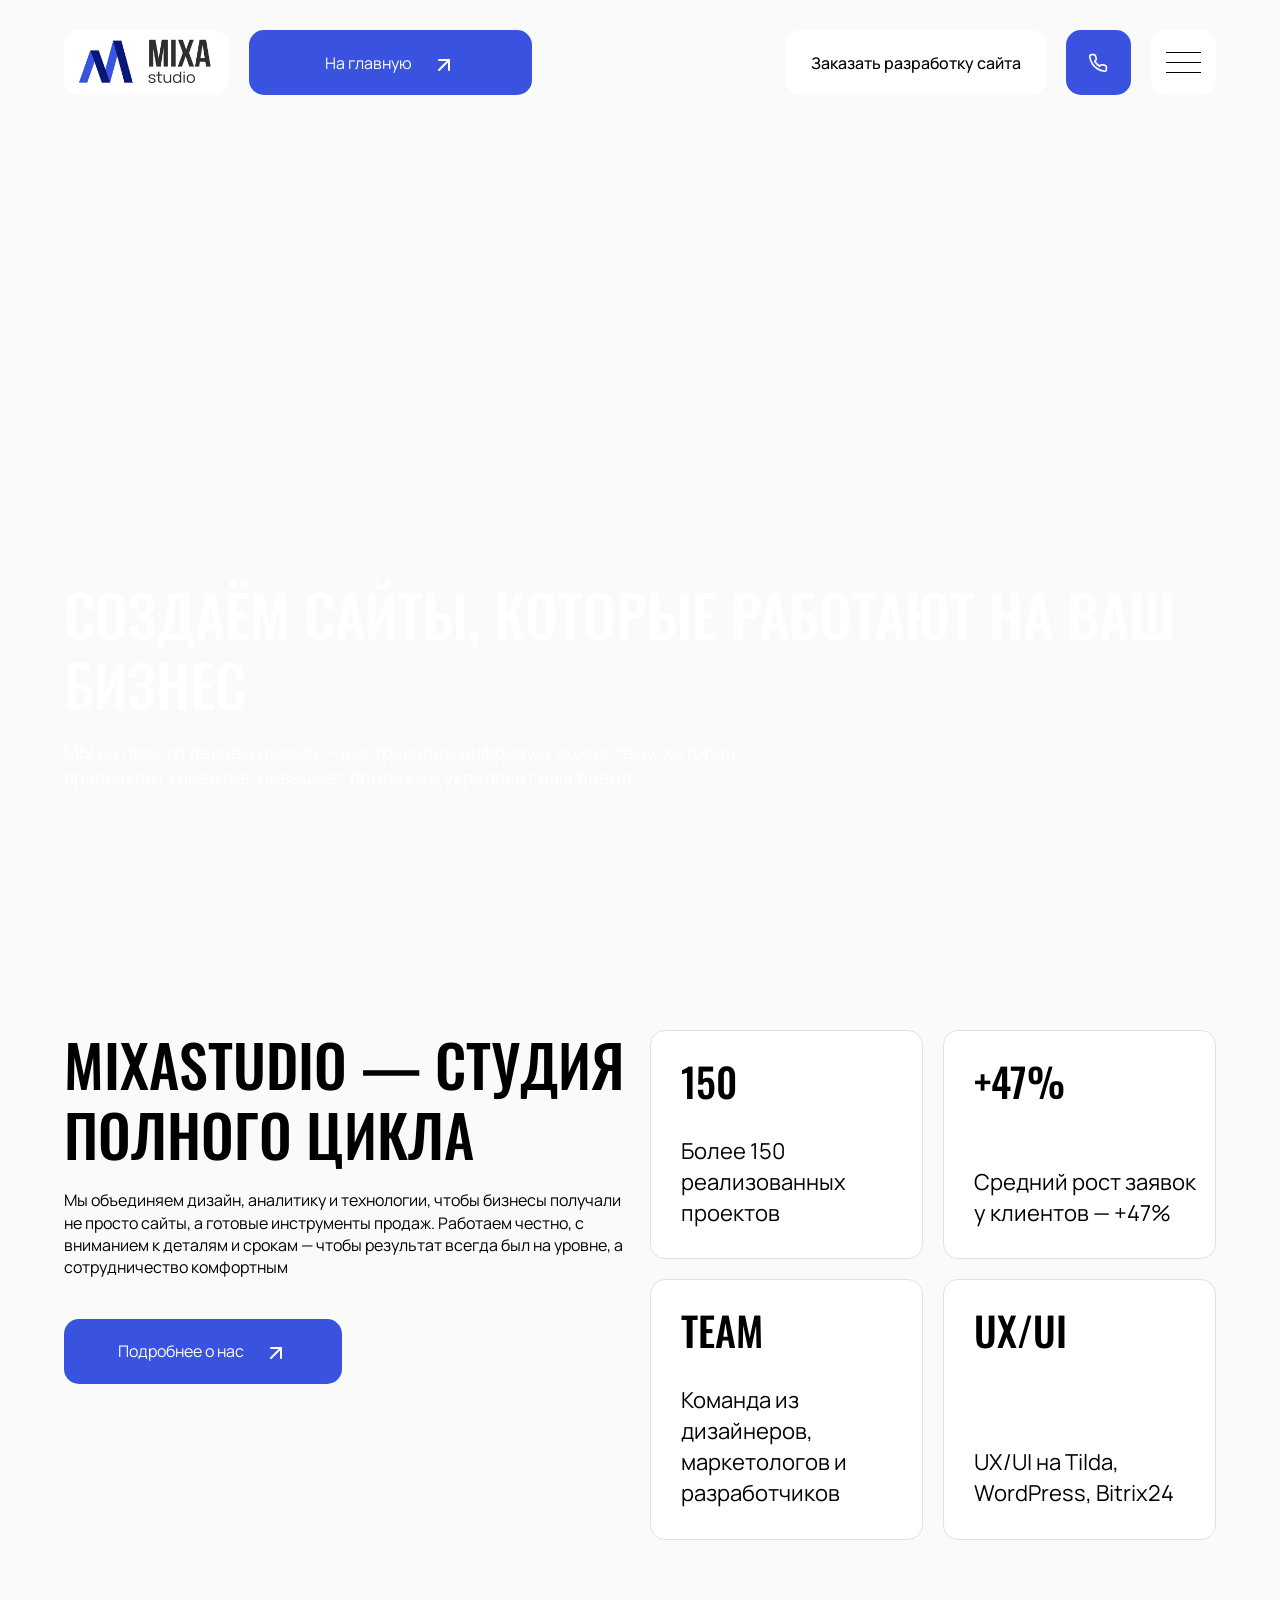
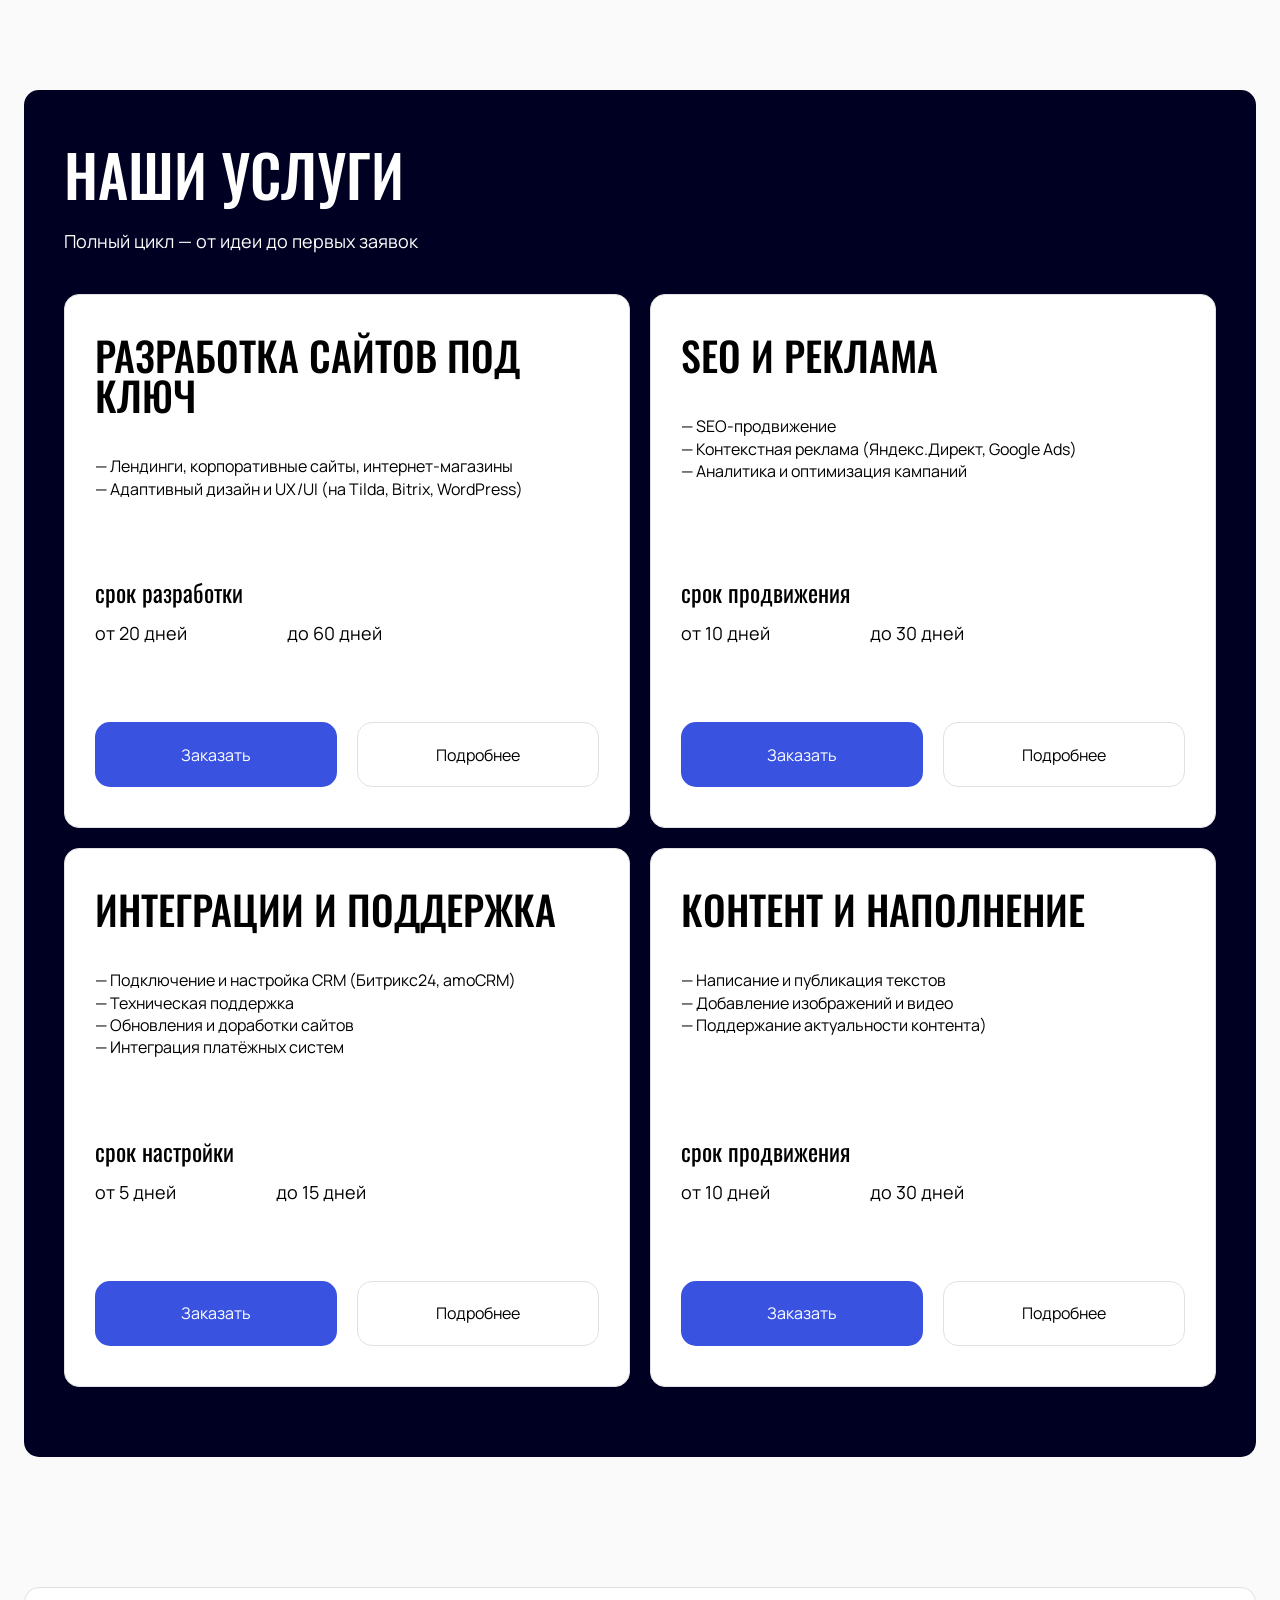
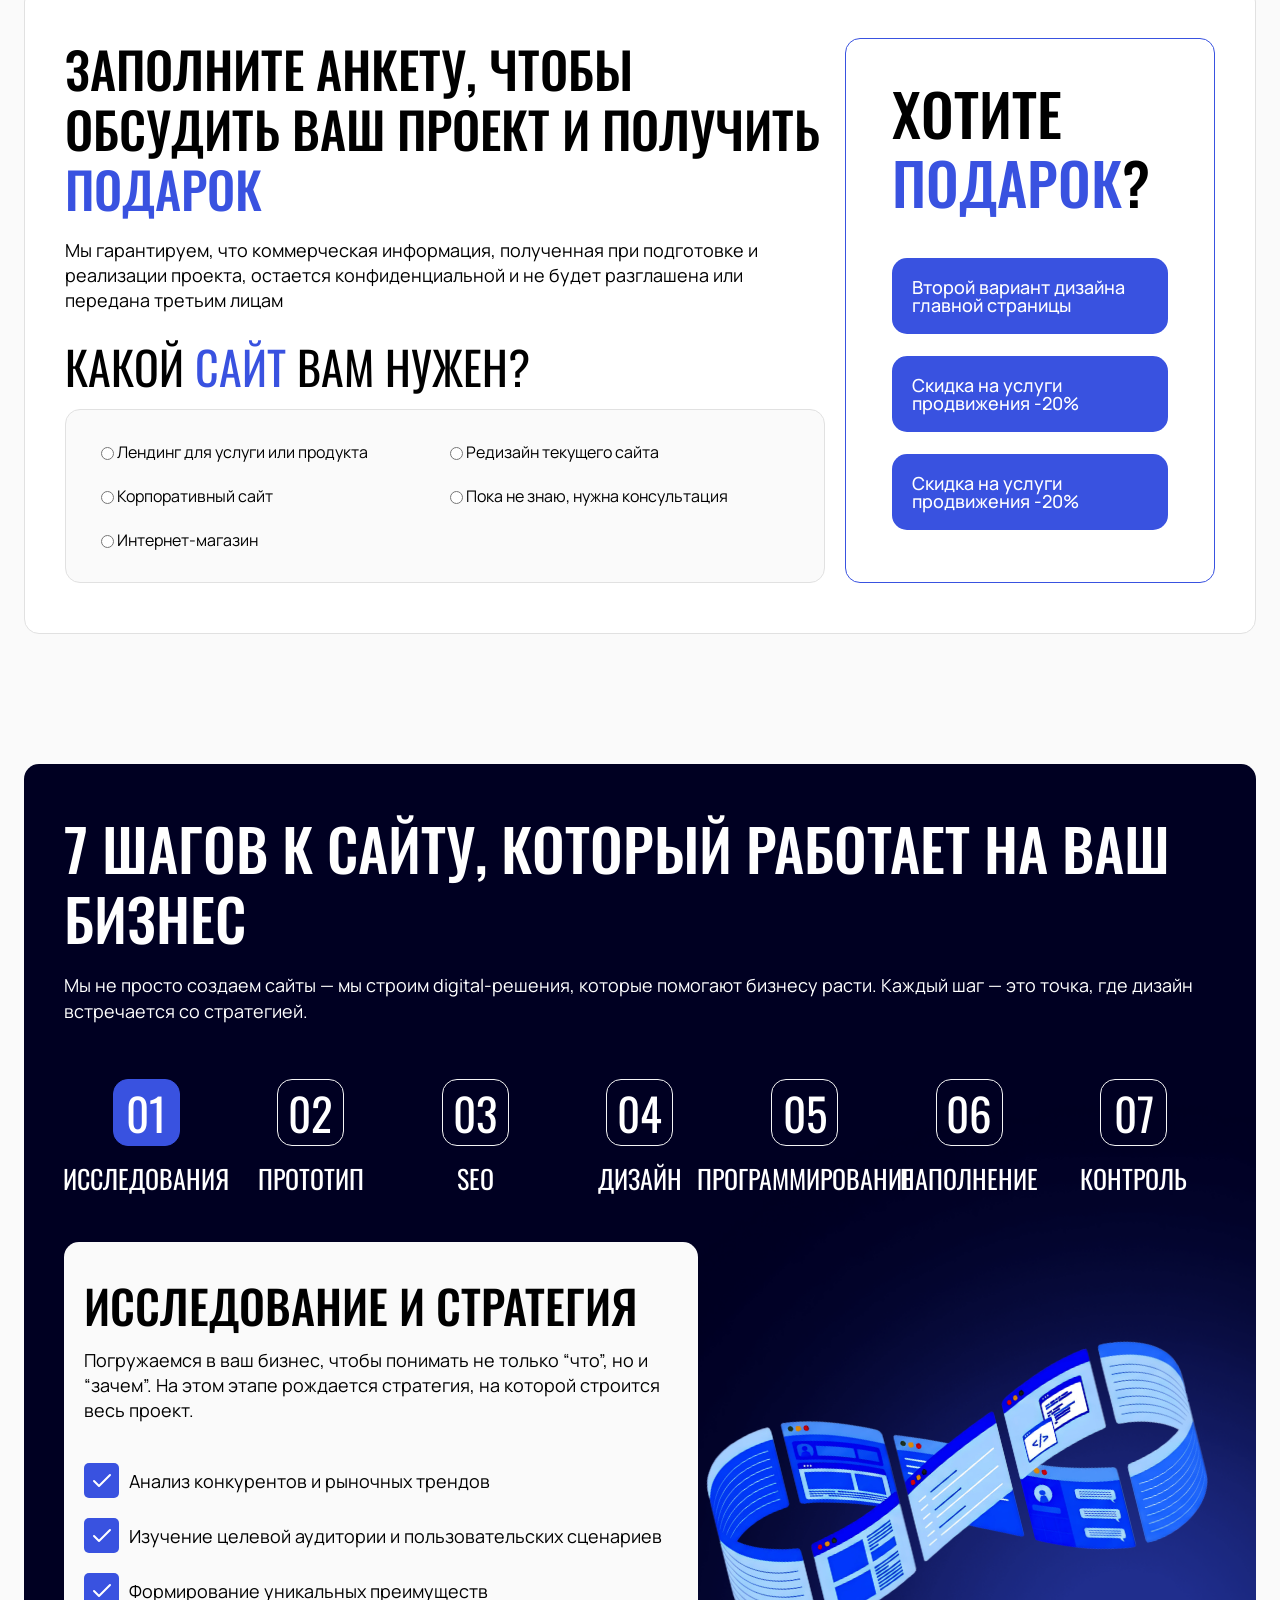
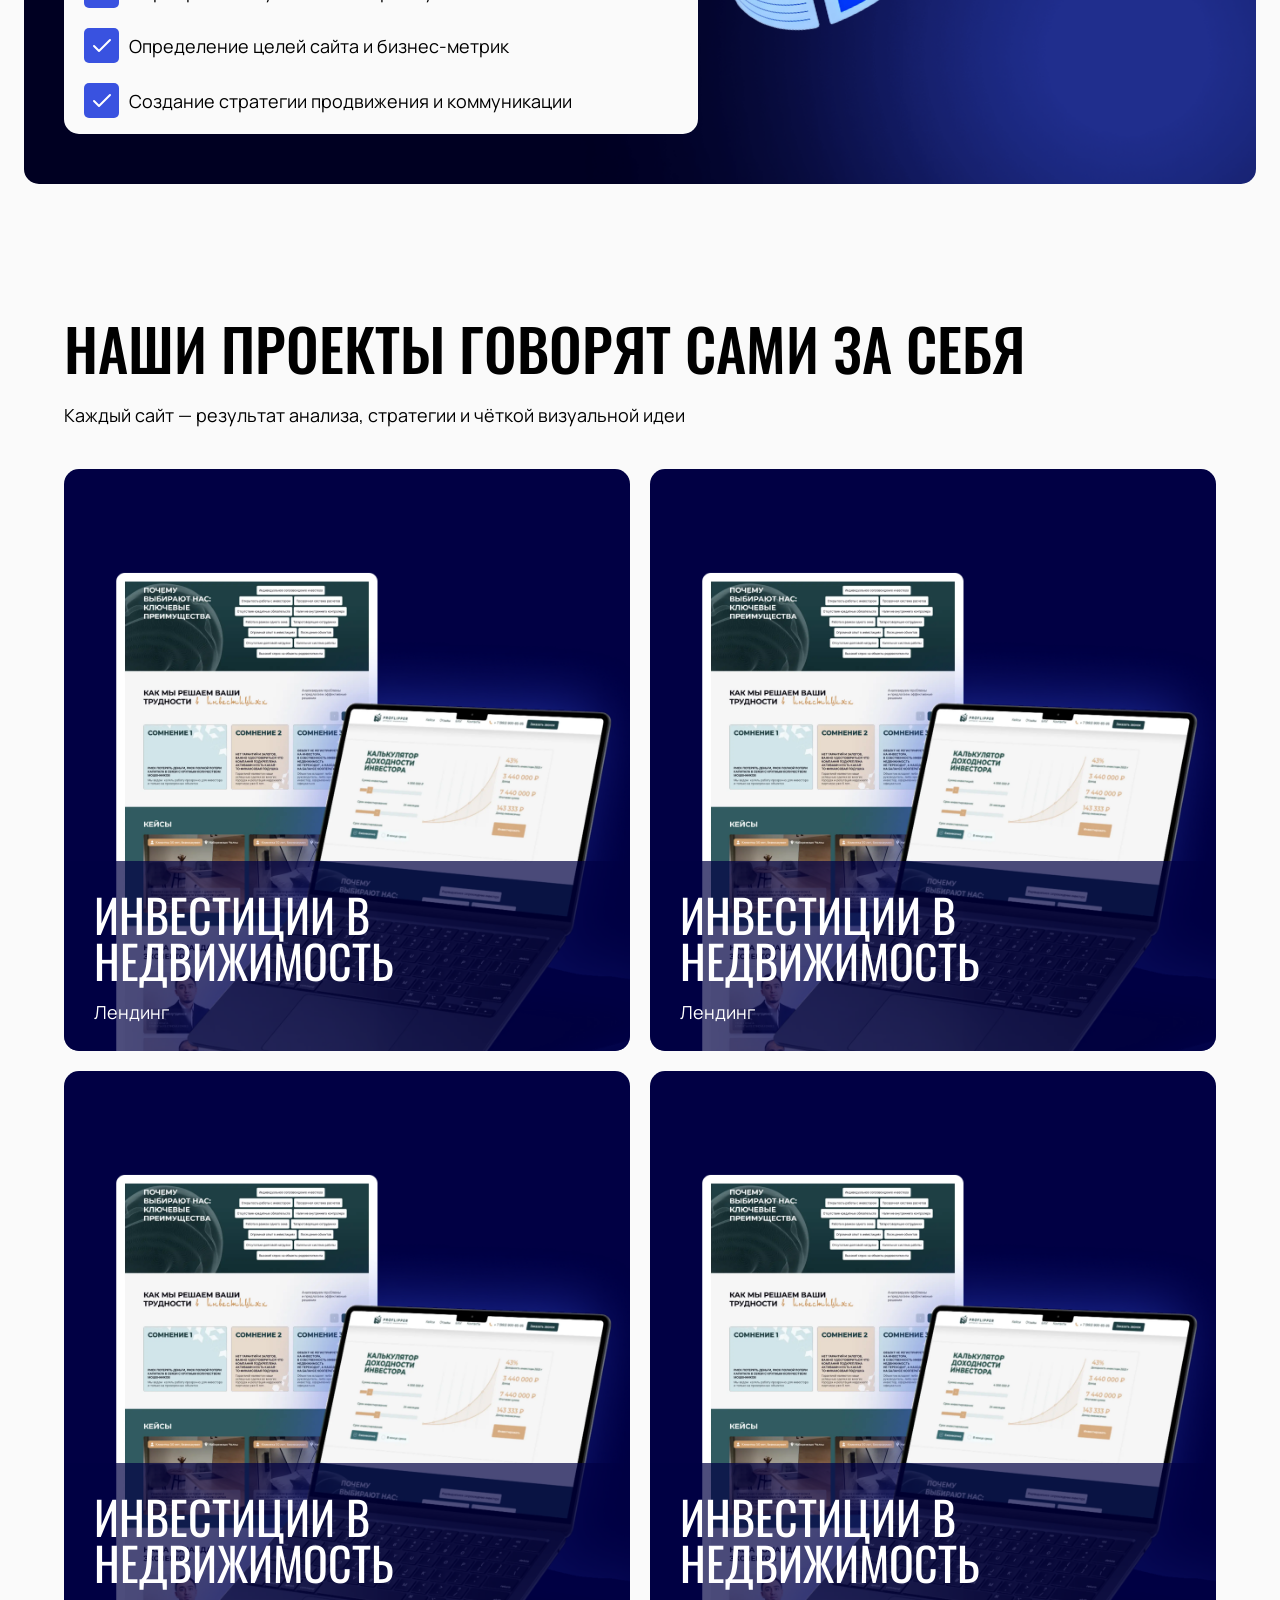
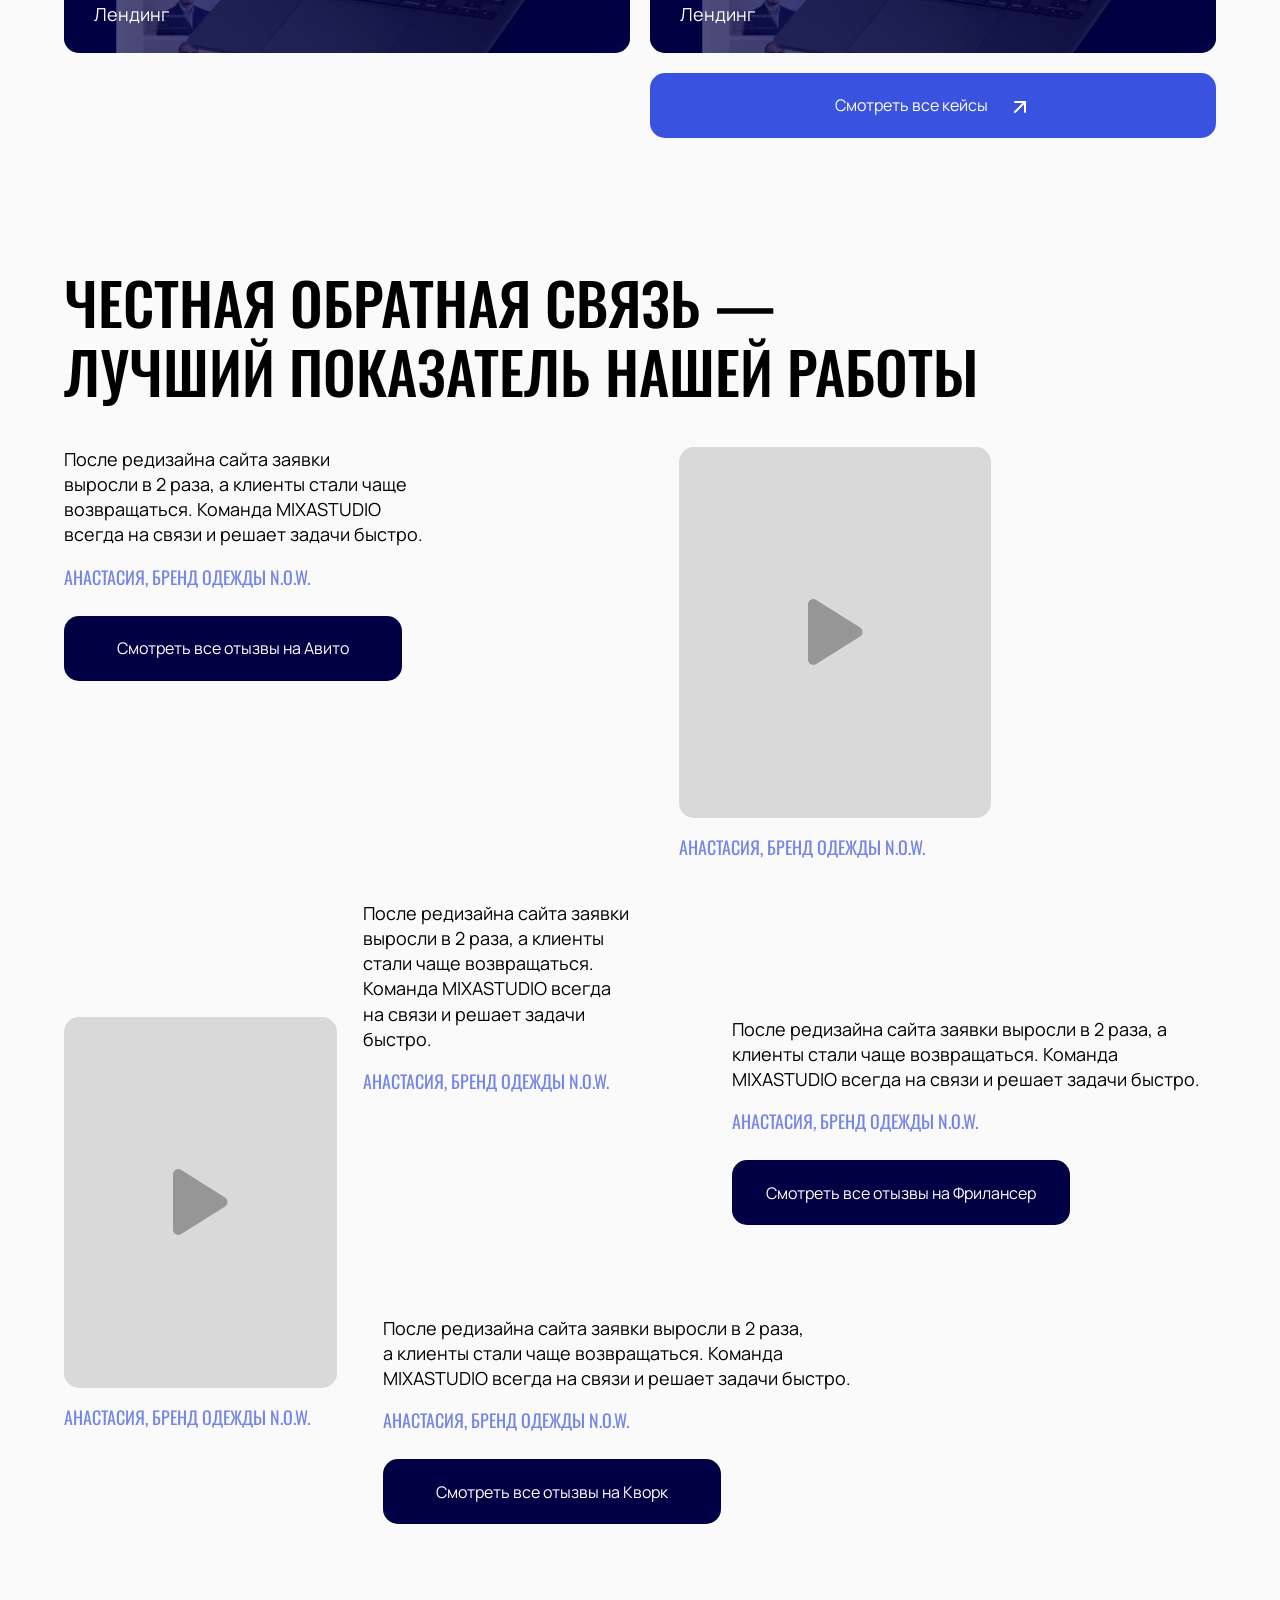
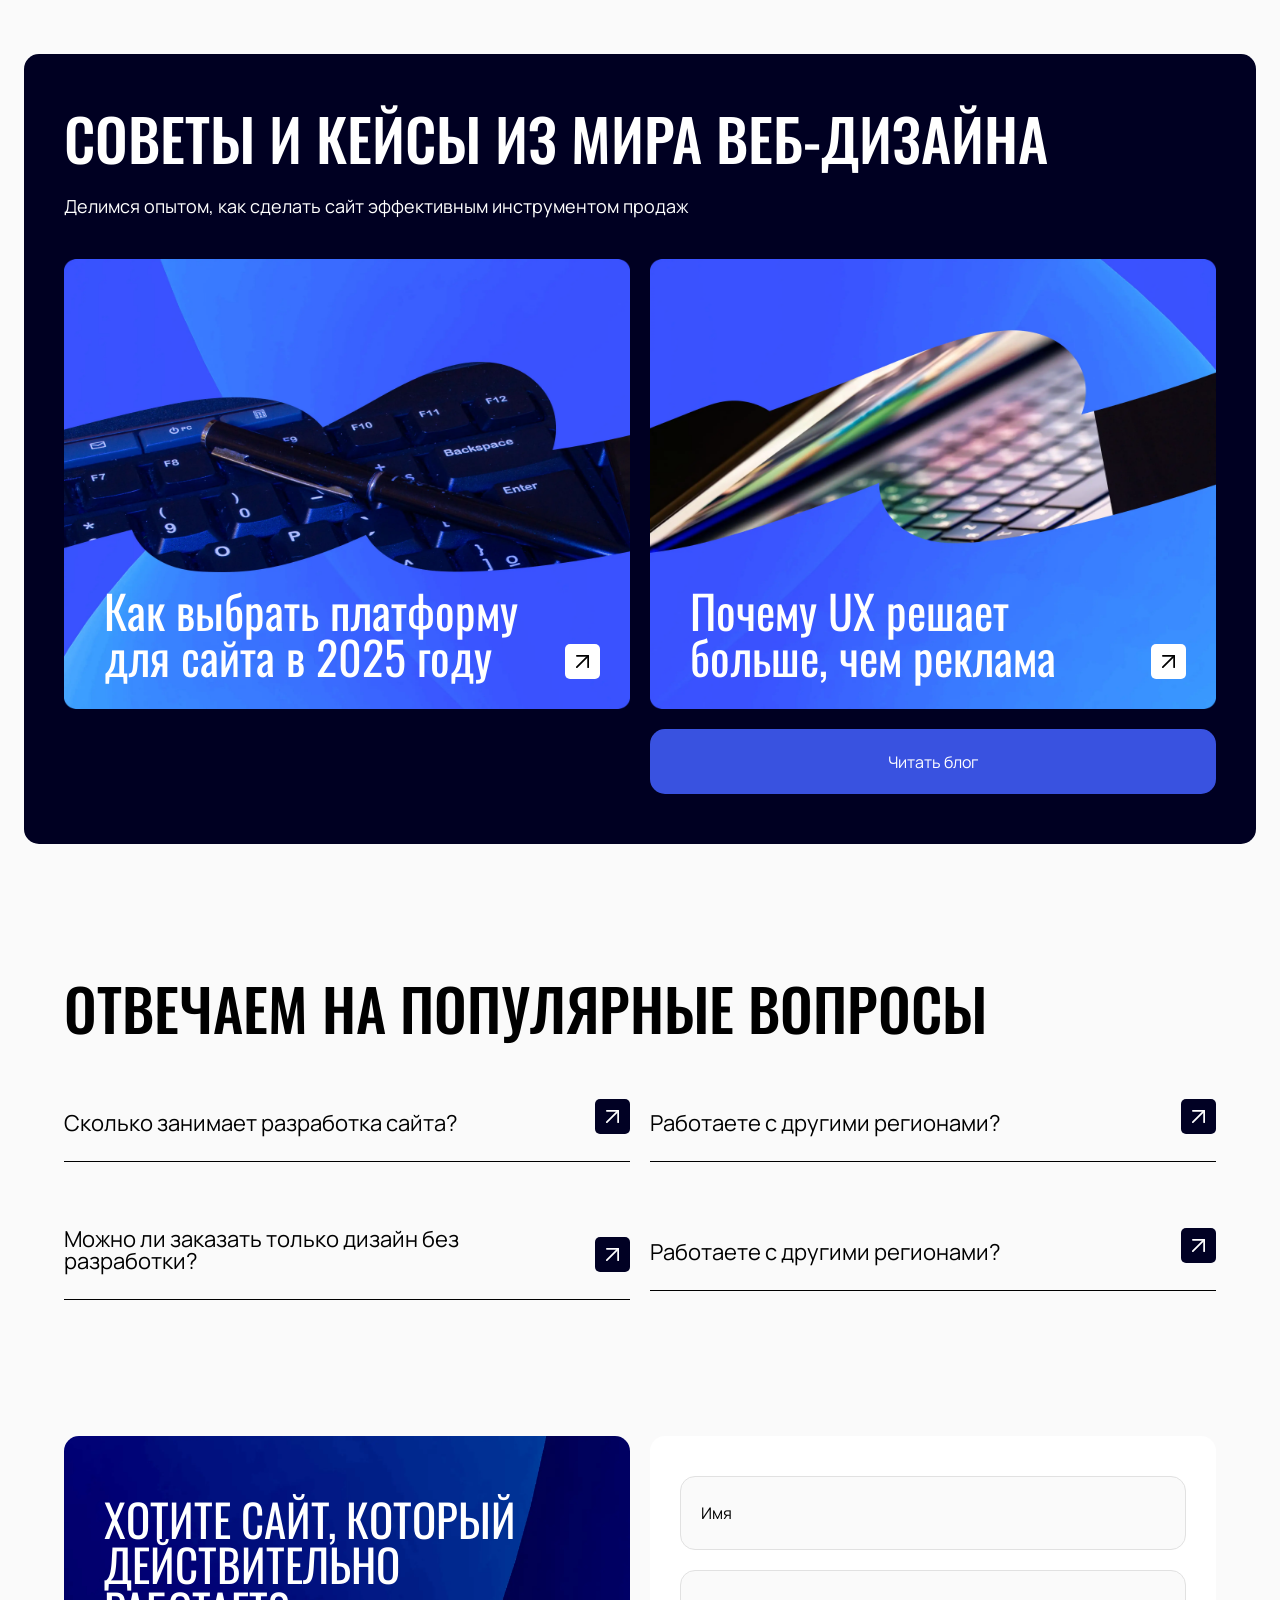
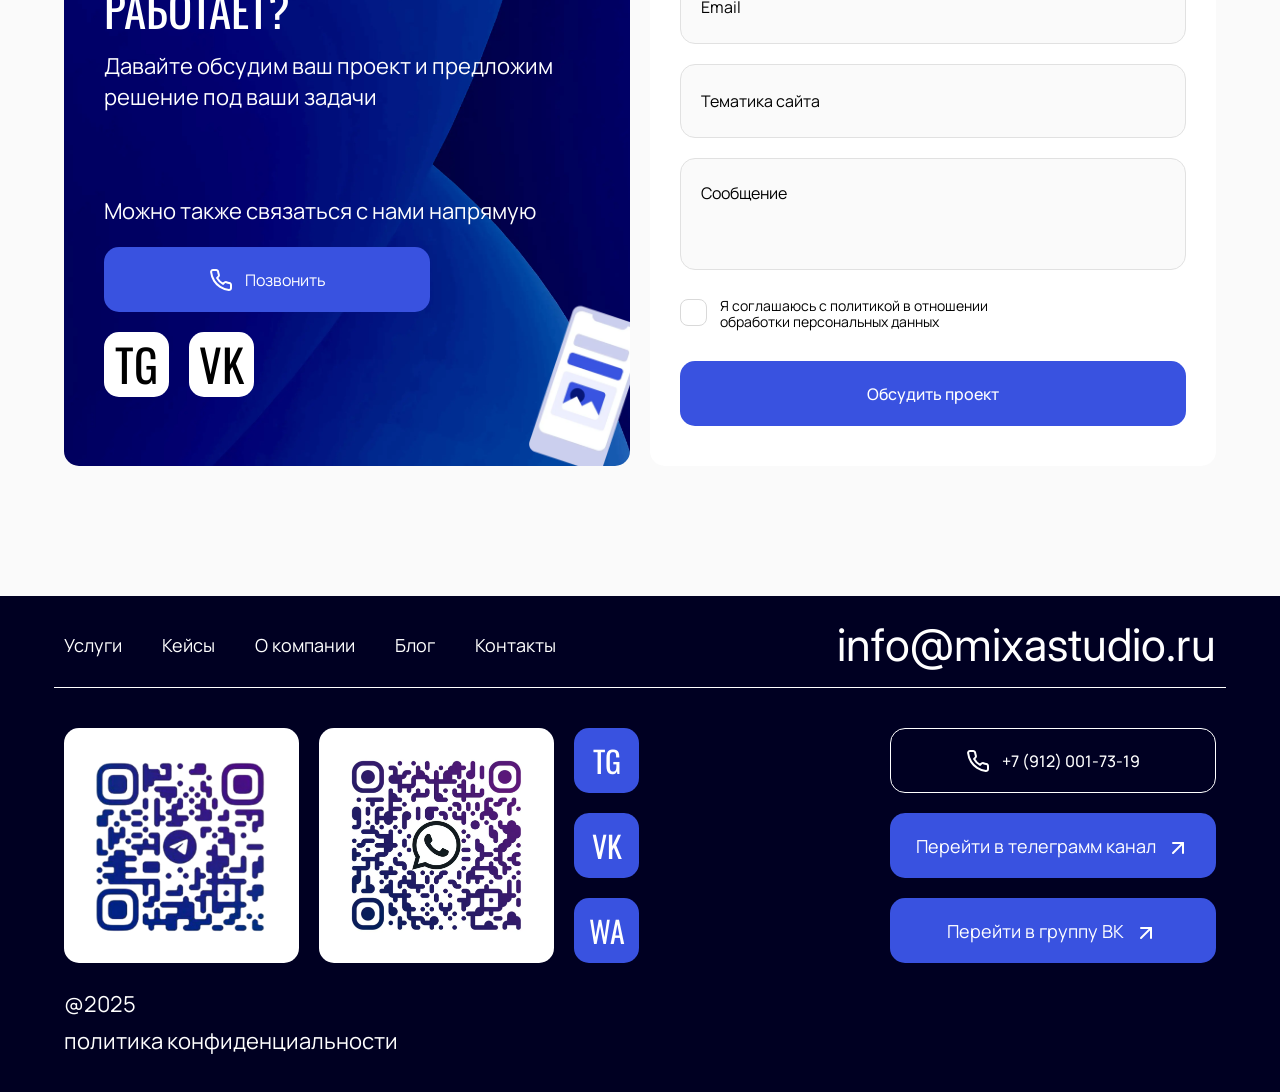
<file: index.html>
<!--header.html-->
  <!doctype html>
<html lang="en">
<head>
  <meta charset="UTF-8">
  <meta name="viewport"
        content="width=device-width, user-scalable=no, initial-scale=1.0, maximum-scale=1.0, minimum-scale=1.0">
  <meta http-equiv="X-UA-Compatible" content="ie=edge">
  <link rel="preconnect" href="https://fonts.googleapis.com">
  <link rel="preconnect" href="https://fonts.gstatic.com" crossorigin>
  <link href="https://fonts.googleapis.com/css2?family=Bebas+Neue&family=Inter:ital,opsz,wght@0,14..32,100..900;1,14..32,100..900&family=Manrope:wght@200..800&display=swap" rel="stylesheet">
  <link href="./fonts/fonts.css">
  <link href="https://fonts.googleapis.com/css2?family=Oswald:wght@200..700&display=swap" rel="stylesheet">
  <link
          rel="stylesheet"
          href="https://cdn.jsdelivr.net/npm/swiper@11/swiper-bundle.min.css"
  />
  <title></title>
<script defer src="js/bundle.js"></script><script defer src="js/style.js"></script><link href="css/style.min.css" rel="stylesheet"></head>
<body>

<div class="fixed-widgets">

  <div class="widgets-list">
    <a href="#" class="widget-link widget-link-mail">
      <img src="./img/icons/widget-mail-ico.svg" alt="">
    </a>
    <a href="#" class="widget-link">WA</a>
    <a href="#" class="widget-link">VK</a>
    <a href="#" class="widget-link">TG</a>
    <a href="#" class="widget-link widget-link-phone">
      <img src="./img/icons/widget-phone-ico.svg" alt="">
    </a>
  </div>

  <button type="button" class="button-widgets"></button>

</div>

<header class="header">
  <div class="header-popup">
    <div class="container-fluid">
      <div class="row align-center">
        <div class="col-lg-6 col-md-6 col-m-6">
          <a href="#" class="logo">
            <img src="./img/logo.webp" alt="">
          </a>
        </div>
        <div class="col-lg-6 col-md-6 col-m-6 d-flex justify-end">
          <button class="popup-button button-popup-close">
            <span class="line"></span>
            <span class="line"></span>
          </button>
        </div>
      </div>
      <nav class="header-nav">
        <div class="menu-wrapper">
          <div class="menu-title">МЕНЮ</div>
          <ul class="main-menu">
            <li>
              <a href="cases-page.html">Кейсы</a>
            </li>
            <li>
              <a href="about.html">О компании</a>
            </li>
            <li>
              <a href="blog.html">Блог</a>
            </li>
            <li>
              <a href="#">Контакты</a>
            </li>
          </ul>
        </div>
        <div class="menu-wrapper">
          <div class="menu-title">УСЛУГИ</div>
          <ul class="main-menu">
            <li>
              <a href="single-service.html">Разработка сайтов под ключ</a>
            </li>
            <li>
              <a href="single-service.html">SEO и реклама</a>
            </li>
            <li>
              <a href="single-service.html">Интеграция и поддержка</a>
            </li>
            <li>
              <a href="single-service.html">Контент и наполнение</a>
            </li>
          </ul>
        </div>
        <div class="menu-wrapper">
          <div class="menu-title">Дополнительно</div>
          <ul class="addition-menu">
            <li>
              <a href="#">Бриф</a>
            </li>
            <li>
              <a href="#">Стать партнером</a>
            </li>
          </ul>
        </div>
      </nav>
      <div class="header-mail">
        <div class="header-contact-title">Электронная почта</div>
        <a href="mailto:info@mixastudio.ru">info@mixastudio.ru</a>
      </div>
      <div class="header-contacts">
        <div class="header-contact-item">
          <div class="header-contact-title">Номер телефона</div>
          <a href="tel:+79120017319" class="btn btn-blue btn-phone">+7 (912) 001-73-19</a>
        </div>
        <div class="header-contact-item">
          <div class="header-contact-title">Социальные сети</div>
          <div class="header-socials">
            <a href="#" class="social-link">TG</a>
            <a href="#" class="social-link">VK</a>
            <a href="#" class="social-link">WA</a>
          </div>
        </div>
        <div class="header-contact-item header-contact-item-copy">
          <p>@2025</p>
          <p><a href="#">политика конфиденциальности</a></p>
        </div>
      </div>
    </div>
  </div>
  <div class="container">
    <div class="row align-center">
      <div class="col-lg-5 col-md-8 col-m-6 col-left">
        <a href="#" class="logo">
          <img src="./img/logo.webp" alt="">
        </a>
        <a href="#" class="btn btn-blue btn-w-arrow btn-header-nav">На главную</a>
      </div>
      <div class="col-lg-7 col-md-4 col-m-6 d-flex justify-end">
        <a href="#" class="btn btn-white">Заказать разработку сайта</a>
        <a href="#" class="header-phone">
          <span class="phone-button"></span>
          <span class="phone-text">+79120017319</span>
        </a>
        <button class="popup-button button-popup-menu">
          <span class="line"></span>
          <span class="line"></span>
          <span class="line"></span>
        </button>
      </div>
    </div>
  </div>
</header>

<a href="#" class="btn btn-blue btn-w-arrow nav-button-header">На главную</a>

<main>




<section class="default-banner default-banner-home animate-section">
  <div class="main-banner-video">
    <video autoplay loop muted src="./img/main-banner-back-video.mp4">
    </video>
  </div>
  <div class="container">
    <div class="banner-content">
      <h1>Создаём сайты, которые работают на ваш бизнес</h1>
      <div class="description">
        <p>МЫ не просто делаем дизайн — выстраиваем цифровую экосистему, которая привлекает клиентов, повышает продажи и укрепляет ваш бренд.</p>
      </div>
      <a href="#" class="btn btn-blue btn-mobile">Заказать разработку сайта</a>
    </div>
  </div>
</section>

<section class="about-section animate-section">
  <div class="container">
    <div class="row">
      <div class="col-lg-6 col-md-12 col-m-12">
        <div class="content-wrapper">
          <h2>MIXASTUDIO — студия полного цикла</h2>
          <div class="description">
            <p>
              Мы объединяем дизайн, аналитику и технологии,
              чтобы бизнесы получали не просто сайты, а готовые инструменты продаж. Работаем честно, с вниманием
              к деталям и срокам — чтобы результат всегда был
              на уровне, а сотрудничество комфортным
            </p>
          </div>
          <a href="#" class="btn btn-blue btn-w-arrow btn-pc">Подробнее о нас</a>
        </div>
      </div>
      <div class="col-lg-6 col-md-12 col-m-12">
        <div class="about-advantages">
          <div class="row">
            <div class="col-lg-6 col-md-6 col-m-6">
              <div class="card-wrapper advantage-card">
                <div class="card-title">150</div>
                <div class="card-description">
                  <p>Более 150 реализованных проектов</p>
                </div>
              </div>
            </div>
            <div class="col-lg-6 col-md-6 col-m-6">
              <div class="card-wrapper advantage-card">
                <div class="card-title">+47%</div>
                <div class="card-description">
                  <p>Средний рост заявок
                    у клиентов — +47%</p>
                </div>
              </div>
            </div>
            <div class="col-lg-6 col-md-6 col-m-6">
              <div class="card-wrapper advantage-card">
                <div class="card-title">TEAM</div>
                <div class="card-description">
                  <p>Команда из дизайнеров, маркетологов и разработчиков</p>
                </div>
              </div>
            </div>
            <div class="col-lg-6 col-md-6 col-m-6">
              <div class="card-wrapper advantage-card">
                <div class="card-title">UX/UI</div>
                <div class="card-description">
                  <p>UX/UI на Tilda, WordPress, Bitrix24</p>
                </div>
              </div>
            </div>
          </div>
        </div>
      </div>
    </div>
    <a href="#" class="btn btn-blue btn-w-arrow btn-small-screens">Подробнее о нас</a>
  </div>
</section>

<section class="services-section animate-section">
  <div class="container-fluid">
    <div class="services-wrapper">
      <div class="container">
        <h2>Наши услуги</h2>
        <div class="description">
          <p>Полный цикл — от идеи до первых заявок</p>
        </div>
        <div class="row">
          <div class="col-lg-6 col-md-12 col-m-12">
            <div class="card-wrapper service-card">
              <div class="card-header">
                <div class="card-title">Разработка сайтов под ключ</div>
                <ul class="card-content">
                  <li>— Лендинги, корпоративные сайты, интернет-магазины</li>
                  <li>— Адаптивный дизайн и UX/UI (на Tilda, Bitrix, WordPress)</li>
                </ul>
              </div>
              <div class="card-bottom">
                <div class="card-subtitle">срок разработки</div>
                <div class="card-duration">
                  <div class="duration-item">от 20 дней </div>
                  <div class="duration-item">до 60 дней </div>
                </div>
                <div class="card-buttons">
                  <a href="#" class="btn btn-blue">Заказать</a>
                  <a href="#" class="btn btn-bordered">Подробнее</a>
                </div>
              </div>
            </div>
          </div>
          <div class="col-lg-6 col-md-12 col-m-12">
            <div class="card-wrapper service-card">
              <div class="card-header">
                <div class="card-title">SEO и реклама</div>
                <ul class="card-content">
                  <li>— SEO-продвижение </li>
                  <li>— Контекстная реклама (Яндекс.Директ, Google Ads)</li>
                  <li>— Аналитика и оптимизация кампаний</li>
                </ul>
              </div>
              <div class="card-bottom">
                <div class="card-subtitle">срок продвижения</div>
                <div class="card-duration">
                  <div class="duration-item">от 10 дней </div>
                  <div class="duration-item">до 30 дней </div>
                </div>
                <div class="card-buttons">
                  <a href="#" class="btn btn-blue">Заказать</a>
                  <a href="#" class="btn btn-bordered">Подробнее</a>
                </div>
              </div>
            </div>
          </div>
          <div class="col-lg-6 col-md-12 col-m-12">
            <div class="card-wrapper service-card">
              <div class="card-header">
                <div class="card-title">Интеграции и поддержка</div>
                <ul class="card-content">
                  <li>— Подключение и настройка CRM (Битрикс24, amoCRM)</li>
                  <li>— Техническая поддержка</li>
                  <li>— Обновления и доработки сайтов</li>
                  <li>— Интеграция платёжных систем</li>
                </ul>
              </div>
              <div class="card-bottom">
                <div class="card-subtitle">срок настройки</div>
                <div class="card-duration">
                  <div class="duration-item">от 5 дней </div>
                  <div class="duration-item">до 15 дней </div>
                </div>
                <div class="card-buttons">
                  <a href="#" class="btn btn-blue">Заказать</a>
                  <a href="#" class="btn btn-bordered">Подробнее</a>
                </div>
              </div>
            </div>
          </div>
          <div class="col-lg-6 col-md-12 col-m-12">
            <div class="card-wrapper service-card">
              <div class="card-header">
                <div class="card-title">Контент и наполнение</div>
                <ul class="card-content">
                  <li>— Написание и публикация текстов</li>
                  <li>— Добавление изображений и видео</li>
                  <li>— Поддержание актуальности контента)</li>
                </ul>
              </div>
              <div class="card-bottom">
                <div class="card-subtitle">срок продвижения</div>
                <div class="card-duration">
                  <div class="duration-item">от 10 дней </div>
                  <div class="duration-item">до 30 дней </div>
                </div>
                <div class="card-buttons">
                  <a href="#" class="btn btn-blue">Заказать</a>
                  <a href="#" class="btn btn-bordered">Подробнее</a>
                </div>
              </div>
            </div>
          </div>
        </div>
      </div>
    </div>
  </div>
</section>

<section class="quiz-section animate-section">
  <div class="container-fluid">
    <div class="quiz-wrapper">
      <div class="container">
        <div class="row">
          <div class="col-lg-8 col-md-12 col-m-12">
            <div class="form-wrapper">
              <div class="form-header">
                <h2>Заполните анкету, чтобы обсудить ваш проект и получить <strong>подарок</strong></h2>
                <div class="description">
                  <p>Мы гарантируем, что коммерческая информация, полученная при подготовке и реализации проекта, остается конфиденциальной и не будет разглашена или передана третьим лицам</p>
                </div>
              </div>
              <form action="">
                <div class="quiz-step quiz-step-1">
                  <div class="quiz-title">Какой <strong>сайт</strong> вам нужен?</div>
                  <div class="quiz-answers">
                    <div class="quiz-answer">
                      <input type="radio">
                      <label>Лендинг для услуги или продукта</label>
                    </div>
                    <div class="quiz-answer">
                      <input type="radio">
                      <label>Редизайн текущего сайта</label>
                    </div>
                    <div class="quiz-answer">
                      <input type="radio">
                      <label>Корпоративный сайт</label>
                    </div>
                    <div class="quiz-answer">
                      <input type="radio">
                      <label>Пока не знаю, нужна консультация</label>
                    </div>
                    <div class="quiz-answer">
                      <input type="radio">
                      <label>Интернет-магазин</label>
                    </div>
                  </div>
                </div>
                <div class="quiz-step quiz-step-2">
                  <div class="quiz-title">Какая <strong>цель</strong> проекта?</div>
                  <div class="quiz-answers">
                    <div class="quiz-answer">
                      <input type="radio">
                      <label>Привлекать новых клиентов</label>
                    </div>
                    <div class="quiz-answer">
                      <input type="radio">
                      <label>Обновить имидж бренда</label>
                    </div>
                    <div class="quiz-answer">
                      <input type="radio">
                      <label>Повысить продажи</label>
                    </div>
                    <div class="quiz-answer">
                      <input type="radio">
                      <label>Автоматизировать процессы</label>
                    </div>
                  </div>
                </div>
                <div class="quiz-step quiz-step-input-text quiz-step-3">
                  <div class="quiz-title"><strong>Есть ли</strong> у вас сайт сейчас?</div>
                  <div class="quiz-answers">
                    <div class="quiz-answer">
                      <input type="radio">
                      <label>Да, хочу улучшить</label>
                    </div>
                    <div class="quiz-answer">
                      <input type="radio">
                      <label>Нет, начинаем с нуля</label>
                    </div>
                  </div>
                  <div class="input-wrapper">
                    <input type="text" placeholder="Введите ссылку на сайт">
                    <label></label>
                  </div>
                </div>
                <div class="quiz-step quiz-step-4">
                  <div class="quiz-title">Когда планируете <strong>запуск</strong>?</div>
                  <div class="quiz-answers">
                    <div class="quiz-answer">
                      <input type="radio">
                      <label>В ближайший месяц</label>
                    </div>
                    <div class="quiz-answer">
                      <input type="radio">
                      <label>Пока собираю информацию</label>
                    </div>
                    <div class="quiz-answer">
                      <input type="radio">
                      <label>Через 1-3 месяца</label>
                    </div>
                  </div>
                </div>
                <div class="quiz-step quiz-step-5">
                  <div class="quiz-contacts">
                    <div class="input-wrapper">
                      <input type="text" placeholder="Ваше имя">
                    </div>
                    <div class="input-wrapper">
                      <input type="tel" class="phone" placeholder="Ваш телефон">
                    </div>
                    <div class="input-wrapper">
                      <input type="email" placeholder="Электронный адрес">
                    </div>
                    <div class="input-wrapper">
                      <input type="text" placeholder="Название компании">
                    </div>
                    <div class="input-wrapper">
                      <input class="btn btn-blue btn-w-arrow" type="submit" value="Получить расчет и рекомендации">
                    </div>
                    <div class="input-wrapper">
                      <input type="checkbox">
                      <label>Я соглашаюсь с политикой в отношении обработки персональных данных </label>
                    </div>
                  </div>
                </div>
              </form>
            </div>
          </div>
          <div class="col-lg-4 col-md-12 col-m-12">
            <div class="quiz-gits-block">
              <div class="h2">ХОТИТЕ <strong>ПОДАРОК</strong>?</div>
              <div class="gift-list">
                <div class="gift-item">
                  <p>Второй вариант дизайна
                    главной страницы</p>
                </div>
                <div class="gift-item">
                  <p>Скидка на услуги
                    продвижения -20%</p>
                </div>
                <div class="gift-item">
                  <p>Скидка на услуги
                    продвижения -20%</p>
                </div>
              </div>
            </div>
          </div>
        </div>
      </div>
    </div>
  </div>
</section>


<section class="steps-business-section animate-section">
  <div class="container-fluid">
    <div class="steps-tabs">
      <div class="container">
        <div class="steps-header">
          <h2>7 шагов к сайту, который работает на ваш бизнес</h2>
          <div class="description">
            <p>Мы не просто создаем сайты — мы строим digital-решения, которые помогают бизнесу расти. Каждый шаг — это точка, где дизайн встречается со стратегией.</p>
          </div>
        </div>
        <div class="tabs-block">
          <div class="tabs-nav">
            <button type="button" class="nav-button" data-tab-id="1">Исследования</button>
            <button type="button" class="nav-button" data-tab-id="2">прототип</button>
            <button type="button" class="nav-button" data-tab-id="3">SEO</button>
            <button type="button" class="nav-button" data-tab-id="4">ДИЗАЙН</button>
            <button type="button" class="nav-button" data-tab-id="5">ПРОГРАММИРОВАНИЕ</button>
            <button type="button" class="nav-button" data-tab-id="6">НАПОЛНЕНИЕ</button>
            <button type="button" class="nav-button" data-tab-id="7">КОНТРОЛЬ</button>
          </div>
          <div class="tab-panels">
            <div class="tab-panel" data-tab-id="1">
              <div class="tab-panel-content">
                <div class="tab-title">Исследование и стратегия</div>
                <div class="tab-description">
                  <p>Погружаемся в ваш бизнес, чтобы понимать не только “что”, но и “зачем”. На этом этапе рождается стратегия, на которой строится весь проект.</p>
                </div>
                <div class="tab-panel-benefits">
                  <div class="tab-benefit text-with-checkmark">Анализ конкурентов и рыночных трендов</div>
                  <div class="tab-benefit text-with-checkmark">Изучение целевой аудитории и пользовательских сценариев</div>
                  <div class="tab-benefit text-with-checkmark">Формирование уникальных преимуществ</div>
                  <div class="tab-benefit text-with-checkmark">Определение целей сайта и бизнес-метрик</div>
                  <div class="tab-benefit text-with-checkmark">Создание стратегии продвижения и коммуникации</div>
                </div>
              </div>
            </div>
            <div class="tab-panel" data-tab-id="2">
              <div class="tab-panel-content">
                <div class="tab-content-header">
                  <div class="tab-title">Прототип и структура</div>
                  <div class="tab-description">
                    <p>Создаём логику взаимодействия пользователя с сайтом. Формируем структуру, ведущую к целевому действию без лишних шагов</p>
                  </div>
                </div>
                <div class="tab-panel-benefits">
                  <div class="tab-benefit text-with-checkmark">Разработка структуры и пользовательских сценариев</div>
                  <div class="tab-benefit text-with-checkmark">Создание UX-карты (карты экранов и переходов)</div>
                  <div class="tab-benefit text-with-checkmark">Проработка навигации и CTA-точек</div>
                  <div class="tab-benefit text-with-checkmark">Создание интерактивного прототипа</div>
                  <div class="tab-benefit text-with-checkmark">Тестирование сценариев и согласование</div>
                </div>
              </div>
            </div>
            <div class="tab-panel" data-tab-id="3">
              <div class="tab-panel-content">
                <div class="tab-content-header">
                  <div class="tab-title">SEO и аналитика</div>
                  <div class="tab-description">
                    <p>С самого начала создаём технически корректную
                      и SEO-оптимизированную платформу</p>
                  </div>
                </div>
                <div class="tab-panel-benefits">
                  <div class="tab-benefit text-with-checkmark">Анализ ключевых запросов и семантики</div>
                  <div class="tab-benefit text-with-checkmark">Разработка SEO-структуры сайта</div>
                  <div class="tab-benefit text-with-checkmark">Настройка мета-тегов, заголовков, URL</div>
                  <div class="tab-benefit text-with-checkmark">Оптимизация скорости и кода</div>
                  <div class="tab-benefit text-with-checkmark">Подключение систем аналитики (GA, Яндекс.Метрика)</div>
                </div>
              </div>
            </div>
            <div class="tab-panel" data-tab-id="4">
              <div class="tab-panel-content">
                <div class="tab-content-header">
                  <div class="tab-title">Дизайн и визуальная система</div>
                  <div class="tab-description">
                    <p>Воплощаем стратегию через визуальный язык бренда. Дизайн, который вызывает доверие и работает на эмоции.</p>
                  </div>
                </div>
                <div class="tab-panel-benefits">
                  <div class="tab-benefit text-with-checkmark">Разработка визуальной концепции</div>
                  <div class="tab-benefit text-with-checkmark">Создание UI-системы (стили, шрифты, цвета, сетки)</div>
                  <div class="tab-benefit text-with-checkmark">Дизайн ключевых экранов и адаптивов</div>
                  <div class="tab-benefit text-with-checkmark">Подготовка UI-kit и анимаций</div>
                  <div class="tab-benefit text-with-checkmark">Финальная презентация дизайна</div>
                </div>
              </div>
            </div>
            <div class="tab-panel" data-tab-id="5">
              <div class="tab-panel-content">
                <div class="tab-content-header">
                  <div class="tab-title">Программирование и сборка</div>
                  <div class="tab-description">
                    <p>Переводим дизайн в код, делаем сайт живым, удобным и быстрым</p>
                  </div>
                </div>
                <div class="tab-panel-benefits">
                  <div class="tab-benefit text-with-checkmark">Верстка и адаптация под мобильные устройства</div>
                  <div class="tab-benefit text-with-checkmark">Интеграция CMS (Tilda, WordPress, Bitrix и др.)</div>
                  <div class="tab-benefit text-with-checkmark">Настройка форм, заявок, CRM и аналитики</div>
                  <div class="tab-benefit text-with-checkmark">Оптимизация скорости и безопасности</div>
                  <div class="tab-benefit text-with-checkmark">Тестирование и устранение багов</div>
                </div>
              </div>
            </div>
            <div class="tab-panel" data-tab-id="6">
              <div class="tab-panel-content">
                <div class="tab-content-header">
                  <div class="tab-title">Контент и наполнение</div>
                  <div class="tab-description">
                    <p>Заполняем сайт контентом, который продаёт и рассказывает о вас</p>
                  </div>
                </div>
                <div class="tab-panel-benefits">
                  <div class="tab-benefit text-with-checkmark">Верстка и адаптация под мобильные устройства</div>
                  <div class="tab-benefit text-with-checkmark">Интеграция CMS (Tilda, WordPress, Bitrix и др.)</div>
                  <div class="tab-benefit text-with-checkmark">Настройка форм, заявок, CRM и аналитики</div>
                  <div class="tab-benefit text-with-checkmark">Оптимизация скорости и безопасности</div>
                  <div class="tab-benefit text-with-checkmark">Тестирование и устранение багов</div>
                </div>
              </div>
            </div>
            <div class="tab-panel" data-tab-id="7">
              <div class="tab-panel-content">
                <div class="tab-content-header">
                  <div class="tab-title">Поддержка и развитие</div>
                  <div class="tab-description">
                    <p>Не оставляем проект после релиза — помогаем ему расти и приносить прибыль</p>
                  </div>
                </div>
                <div class="tab-panel-benefits">
                  <div class="tab-benefit text-with-checkmark">Мониторинг аналитики и поведения пользователей</div>
                  <div class="tab-benefit text-with-checkmark">Внесение улучшений и обновлений</div>
                  <div class="tab-benefit text-with-checkmark">Техническая поддержка и бэкапы</div>
                  <div class="tab-benefit text-with-checkmark">Оптимизация SEO и рекламных кампаний</div>
                  <div class="tab-benefit text-with-checkmark">Консультации и развитие стратегии</div>
                </div>
              </div>
            </div>
            <div class="tab-panel-image">
              <img src="./img/steps-bussiness-img.png" alt="">
            </div>
          </div>
        </div>
      </div>
    </div>
  </div>
</section>


<section class="projects-section animate-section">
  <div class="container">
    <h2>Наши проекты говорят сами за себя</h2>
    <div class="description">
      <p>Каждый сайт — результат анализа, стратегии и чёткой визуальной идеи</p>
    </div>
    <div class="row">
      <article class="col-lg-6 col-md-6 col-m-12">
        <a href="single-case.html" class="project-card">
          <img src="./img/project-back.webp" alt="project-image-1" class="project-image">
          <div class="project-content">
            <div class="project-title">
              Инвестиции в недвижимость
            </div>
            <div class="project-type">Лендинг</div>
          </div>
        </a>
      </article>
      <article class="col-lg-6 col-md-6 col-m-12">
        <a href="single-case.html" class="project-card">
          <img src="./img/project-back.webp" alt="project-image-1" class="project-image">
          <div class="project-content">
            <div class="project-title">
              Инвестиции в недвижимость
            </div>
            <div class="project-type">Лендинг</div>
          </div>
        </a>
      </article>
      <article class="col-lg-6 col-md-6 col-m-12">
        <a href="single-case.html" class="project-card">
          <img src="./img/project-back.webp" alt="project-image-1" class="project-image">
          <div class="project-content">
            <div class="project-title">
              Инвестиции в недвижимость
            </div>
            <div class="project-type">Лендинг</div>
          </div>
        </a>
      </article>
      <article class="col-lg-6 col-md-6 col-m-12">
        <a href="single-case.html" class="project-card">
          <img src="./img/project-back.webp" alt="project-image-1" class="project-image">
          <div class="project-content">
            <div class="project-title">
              Инвестиции в недвижимость
            </div>
            <div class="project-type">Лендинг</div>
          </div>
        </a>
      </article>
      <div class="col-lg-6 offset-lg-6 col-md-6 col-m-12">
        <a href="#" class="btn btn-blue btn-w-arrow">Смотреть все кейсы</a>
      </div>
    </div>

  </div>
</section>


<section class="testimonials-section animate-section">
  <div class="container">
    <h2>Честная обратная связь — лучший показатель нашей работы</h2>
    <div class="row row-top">
      <div class="col-lg-4 col-md-6 col-m-12">
        <div class="testimonial-item">
          <div class="testimonial-text">
            <p>После редизайна сайта заявки выросли
              в 2 раза, а клиенты стали чаще возвращаться. Команда MIXASTUDIO всегда на связи и решает задачи быстро.</p>
          </div>
          <div class="testimonial-author">Анастасия, бренд одежды N.O.W.</div>
          <a href="#" class="btn btn-blue-dark">Смотреть все отызвы на Авито </a>
        </div>
      </div>
      <div class="col-lg-8 col-md-6 col-m-12">
        <div class="testimonial-media">
          <div class="testimonial-video">
            <video>
              <source src="./img/adobestock-515194866_Jt2tm8rv.mp4">
            </video>
            <button type="button" class="play-video"></button>
          </div>
          <div class="testimonial-author">Анастасия, бренд одежды N.O.W.</div>
        </div>
      </div>
    </div>
    <div class="row row-center">
      <div class="col-lg-3 col-md-6 col-m-12">
        <div class="testimonial-media">
          <div class="testimonial-video">
            <video>
              <source src="./img/adobestock-515194866_Jt2tm8rv.mp4">
            </video>
            <button type="button" class="play-video"></button>
          </div>
          <div class="testimonial-author">Анастасия, бренд одежды N.O.W.</div>
        </div>
      </div>
      <div class="col-lg-3 col-md-6 col-m-12">
        <div class="testimonial-item">
          <div class="testimonial-text">
            <p>После редизайна сайта заявки выросли в 2 раза, а клиенты стали чаще возвращаться. Команда MIXASTUDIO всегда на связи и решает задачи быстро.</p>
          </div>
          <div class="testimonial-author">Анастасия, бренд одежды N.O.W.</div>
        </div>
      </div>
      <div class="col-lg-6 col-md-6 col-m-12">
        <div class="testimonial-item">
          <div class="testimonial-text">
            <p>После редизайна сайта заявки выросли
              в 2 раза, а клиенты стали чаще возвращаться. Команда MIXASTUDIO всегда на связи и решает задачи быстро.</p>
          </div>
          <div class="testimonial-author">Анастасия, бренд одежды N.O.W.</div>
          <a href="#" class="btn btn-blue-dark">Смотреть все отызвы на Фрилансер</a>
        </div>
      </div>
    </div>
    <div class="row row-bottom">
      <div class="col-lg-12 col-md-12 col-m-12">
        <div class="testimonial-item">
          <div class="testimonial-text">
            <p>После редизайна сайта заявки выросли
              в 2 раза, а клиенты стали чаще возвращаться. Команда MIXASTUDIO всегда на связи и решает задачи быстро.</p>
          </div>
          <div class="testimonial-author">Анастасия, бренд одежды N.O.W.</div>
          <a href="#" class="btn btn-blue-dark">Смотреть все отызвы на Кворк</a>
        </div>
      </div>
    </div>
  </div>
</section>


<section class="blog-section animate-section">
  <div class="container-fluid">
    <div class="blog-wrapper">
      <div class="container">
        <h2>Советы и кейсы из мира веб-дизайна</h2>
        <div class="description">
          <p>Делимся опытом, как сделать сайт эффективным инструментом продаж</p>
        </div>
        <div class="row">
          <article class="col-lg-6 col-md-6 col-m-12">
            <a href="single-blog.html" class="blog-card">
              <div class="blog-card-image" style="background-image: url(./img/blog-card-back1.webp)"></div>
              <div class="blog-card-title">Как выбрать платформу для сайта в 2025 году</div>
            </a>
          </article>
          <article class="col-lg-6 col-md-6 col-m-12">
            <a href="single-blog.html" class="blog-card">
              <div class="blog-card-image" style="background-image: url(./img/blog-card-back2.webp)"></div>
              <div class="blog-card-title">Почему UX решает больше, чем реклама </div>
            </a>
          </article>
          <div class="col-lg-6 offset-lg-6 col-md-12 col-m-12">
            <a href="blog.html" class="btn btn-blue">Читать блог</a>
          </div>
        </div>
      </div>
    </div>
  </div>
</section>


<section class="faq animate-section">
  <div class="container">
    <h2>Отвечаем на популярные вопросы</h2>
    <div class="accordion-block">
      <div class="accordion-column">
        <div class="accordion-item">
          <div class="accordion-item-header">Сколько занимает разработка сайта? <div class="accordion-ico"></div></div>
          <div class="accordion-item-content">
            <div class="accordion-content-wrapper">
              <p>Lorem ipsum dolor sit amet, consectetur adipisicing elit. Aspernatur delectus dolorum error excepturi libero magni obcaecati officia, quae quam, similique, voluptatibus voluptatum. Atque dolores fugit obcaecati officiis quos totam voluptas.</p>
            </div>
          </div>
        </div>
        <div class="accordion-item">
          <div class="accordion-item-header">Можно ли заказать только дизайн без разработки? <div class="accordion-ico"></div></div>
          <div class="accordion-item-content">
            <div class="accordion-content-wrapper">
              <p>Lorem ipsum dolor sit amet, consectetur adipisicing elit. Aspernatur delectus dolorum error excepturi libero magni obcaecati officia, quae quam, similique, voluptatibus voluptatum. Atque dolores fugit obcaecati officiis quos totam voluptas.</p>
            </div>
          </div>
        </div>
      </div>
      <div class="accordion-column">
        <div class="accordion-item">
          <div class="accordion-item-header">Работаете с другими регионами? <div class="accordion-ico"></div></div>
          <div class="accordion-item-content">
            <div class="accordion-content-wrapper">
              <p>Lorem ipsum dolor sit amet, consectetur adipisicing elit. Aspernatur delectus dolorum error excepturi libero magni obcaecati officia, quae quam, similique, voluptatibus voluptatum. Atque dolores fugit obcaecati officiis quos totam voluptas.</p>
            </div>
          </div>
        </div>
        <div class="accordion-item">
          <div class="accordion-item-header">Работаете с другими регионами? <div class="accordion-ico"></div></div>
          <div class="accordion-item-content">
            <div class="accordion-content-wrapper">
              <p>Lorem ipsum dolor sit amet, consectetur adipisicing elit. Aspernatur delectus dolorum error excepturi libero magni obcaecati officia, quae quam, similique, voluptatibus voluptatum. Atque dolores fugit obcaecati officiis quos totam voluptas.</p>
            </div>
          </div>
        </div>
      </div>
    </div>
  </div>
</section>


<section class="callback animate-section">
  <div class="container">
    <div class="row">
      <div class="col-lg-6 col-md-12 col-m-12">
        <div class="callback-content">
          <h2>Хотите сайт, который действительно работает?</h2>
          <div class="description">
            <p>Давайте обсудим ваш проект
              и предложим решение под ваши задачи
            </p>
          </div>
          <div class="contacts-block">
            <div class="description">
              <p>Можно также связаться с нами напрямую</p>
            </div>
            <a href="#" class="btn btn-blue btn-phone">Позвонить</a>
            <div class="socials-block">
              <a href="#" class="social-link">TG</a>
              <a href="#" class="social-link">VK</a>
            </div>
          </div>
        </div>
      </div>
      <div class="col-lg-6 col-md-12 col-m-12">
        <div class="form-wrapper">
          <div class="wpcf7 js" id="wpcf7-f5-o2" lang="ru-RU" dir="ltr" data-wpcf7-id="5">
            <div class="screen-reader-response"><p role="status" aria-live="polite" aria-atomic="true"></p> <ul></ul></div>
            <form action="/#wpcf7-f5-o2" method="post" class="wpcf7-form init" aria-label="Контактная форма" novalidate="novalidate" data-status="init">
              <fieldset class="hidden-fields-container"><input type="hidden" name="_wpcf7" value="5"><input type="hidden" name="_wpcf7_version" value="6.1.4"><input type="hidden" name="_wpcf7_locale" value="ru_RU"><input type="hidden" name="_wpcf7_unit_tag" value="wpcf7-f5-o2"><input type="hidden" name="_wpcf7_container_post" value="0"><input type="hidden" name="_wpcf7_posted_data_hash" value="">
              </fieldset>
              <p><span class="wpcf7-form-control-wrap" data-name="fullname"><input size="40" maxlength="400" class="wpcf7-form-control wpcf7-text" aria-invalid="false" placeholder="Имя" value="" type="text" name="fullname"></span><br>
                <span class="wpcf7-form-control-wrap" data-name="email"><input size="40" maxlength="400" class="wpcf7-form-control wpcf7-email wpcf7-text wpcf7-validates-as-email" autocomplete="email" aria-invalid="false" placeholder="Email" value="" type="email" name="email"></span><br>
                <span class="wpcf7-form-control-wrap" data-name="themes"><input size="40" maxlength="400" class="wpcf7-form-control wpcf7-text" aria-invalid="false" placeholder="Тематика сайта" value="" type="text" name="themes"></span><br>
                <span class="wpcf7-form-control-wrap" data-name="message"><textarea cols="40" rows="10" maxlength="2000" class="wpcf7-form-control wpcf7-textarea" aria-invalid="false" placeholder="Сообщение" name="message"></textarea></span><br>
                <span class="wpcf7-form-control-wrap" data-name="checkbox-981"><span class="wpcf7-form-control wpcf7-checkbox"><span class="wpcf7-list-item first last"><label><input type="checkbox" name="checkbox-981[]" value="Я соглашаюсь с политикой в отношении обработки персональных данных"><span class="wpcf7-list-item-label">Я соглашаюсь с политикой в отношении обработки персональных данных</span></label></span></span></span><br>
                <input class="wpcf7-form-control wpcf7-submit has-spinner" type="submit" value="Обсудить проект"><span class="wpcf7-spinner"></span>
              </p><div class="wpcf7-response-output" aria-hidden="true"></div>
            </form>
          </div>
        </div>
      </div>
    </div>
  </div>
</section>


<!--footer.html-->
</main>

<footer class="footer animate-section">
    <div class="container">
      <div class="row row-top">
        <div class="col-lg-7 col-md-12 col-m-12">
          <nav class="footer-nav">
            <ul class="footer-menu">
              <li>
                <a href="services.html">Услуги</a>
              </li>
              <li>
                <a href="cases-page.html">Кейсы</a>
              </li>
              <li>
                <a href="about.html">О компании</a>
              </li>
              <li>
                <a href="blog.html">Блог</a>
              </li>
              <li>
                <a href="#">Контакты</a>
              </li>
            </ul>
          </nav>
        </div>
        <div class="col-lg-5 col-md-12 col-m-12">
          <a href="#" class="footer-mail">info@mixastudio.ru</a>
        </div>
      </div>
      <div class="row row-bottom">
        <div class="col-lg-7 col-md-12 col-m-12">
          <div class="footer-left">
            <div class="footer-qr footer-qr-telegram">
              <img src="./img/footer-qr.webp" alt="footer-qr-image">
            </div>
            <div class="footer-qr footer-qr-whatsapp">
              <img src="./img/footer-qr-whatsapp.webp" alt="footer-qr-image">
            </div>
            <a href="#" class="btn btn-phone btn-mobile">+7 (912) 001-73-19</a>
            <div class="footer-socials">
              <a href="#" class="social-link">TG</a>
              <a href="#" class="social-link">VK</a>
              <a href="#" class="social-link">WA</a>
            </div>
          </div>
        </div>
        <div class="col-lg-5 col-md-12 col-m-12">
          <div class="footer-right">
            <div class="footer-buttons">
              <a href="#" class="btn btn-phone btn-pc">+7 (912) 001-73-19</a>
              <a href="#" class="btn btn-blue btn-w-arrow btn-mobile">Перейти в WhatsApp</a>
              <a href="#" class="btn btn-blue btn-w-arrow">Перейти в телеграмм канал</a>
              <a href="#" class="btn btn-blue btn-w-arrow">Перейти в группу ВК</a>
            </div>
          </div>
        </div>
        <div class="col-lg-12 col-md-12 col-m-12">
          <div class="footer-copy">
            <p>@2025</p>
            <p>
              <a href="#">политика конфиденциальности</a>
            </p>
          </div>
        </div>
      </div>
    </div>
</footer>

<div class="modal-dialog modal-form" style="display: none;">
  <div class="modal-content">
    <div class="modal-body">
      <button type="button" class="modal-close d-none d-xl-inline-block" data-dismiss="modal" aria-label="Close">
        <span aria-hidden="true"></span>
      </button>
      <div class="modal-wrapper">
        <div class="modal-title">Заказать звонок</div>
        <div class="wpcf7 js" id="wpcf7-f94-o2" lang="ru-RU" dir="ltr" data-wpcf7-id="94">
          <div class="screen-reader-response"><p role="status" aria-live="polite" aria-atomic="true"></p> <ul></ul></div>
          <form action="/#wpcf7-f94-o2" method="post" class="wpcf7-form init" aria-label="Контактная форма" novalidate="novalidate" data-status="init">
            <fieldset class="hidden-fields-container"><input type="hidden" name="_wpcf7" value="94"><input type="hidden" name="_wpcf7_version" value="6.1.4"><input type="hidden" name="_wpcf7_locale" value="ru_RU"><input type="hidden" name="_wpcf7_unit_tag" value="wpcf7-f94-o2"><input type="hidden" name="_wpcf7_container_post" value="0"><input type="hidden" name="_wpcf7_posted_data_hash" value="">
            </fieldset>
            <p><span class="wpcf7-form-control-wrap" data-name="fullname"><input size="40" maxlength="400" class="wpcf7-form-control wpcf7-text" autocomplete="name" aria-invalid="false" value="Ваше имя" type="text" name="fullname"></span><br>
              <span class="wpcf7-form-control-wrap" data-name="phone"><input size="40" maxlength="12" class="wpcf7-form-control wpcf7-tel wpcf7-validates-as-required wpcf7-text wpcf7-validates-as-tel" aria-required="true" aria-invalid="false" placeholder="Ваш телефон" value="" type="tel" name="phone"></span><br>
              <input class="wpcf7-form-control wpcf7-submit has-spinner" type="submit" value="Оставить заявку"><span class="wpcf7-spinner"></span>
            </p><div class="wpcf7-response-output" aria-hidden="true"></div>
          </form>
        </div>
      </div>
    </div>
  </div>
</div>

<div class="modal-dialog modal-thanks" style="display: none;">
  <div class="modal-content">
    <div class="modal-body">
      <button type="button" class="modal-close d-none d-xl-inline-block" data-dismiss="modal" aria-label="Close">
        <span aria-hidden="true"></span>
      </button>
      <div class="modal-wrapper">
        <div class="modal-ico">
          <img src="./img/thanks-image-popup.webp" alt="">
        </div>
        <div class="modal-title">Спасибо!</div>
        <p>Ваше сообщение отправлено.</p>
        <p>Мы свяжемся с Вами в течение дня.</p>
      </div>
    </div>
  </div>
</div>

<script src="https://cdn.jsdelivr.net/npm/swiper@11/swiper-bundle.min.js"></script>
</body>
</html>
</file>
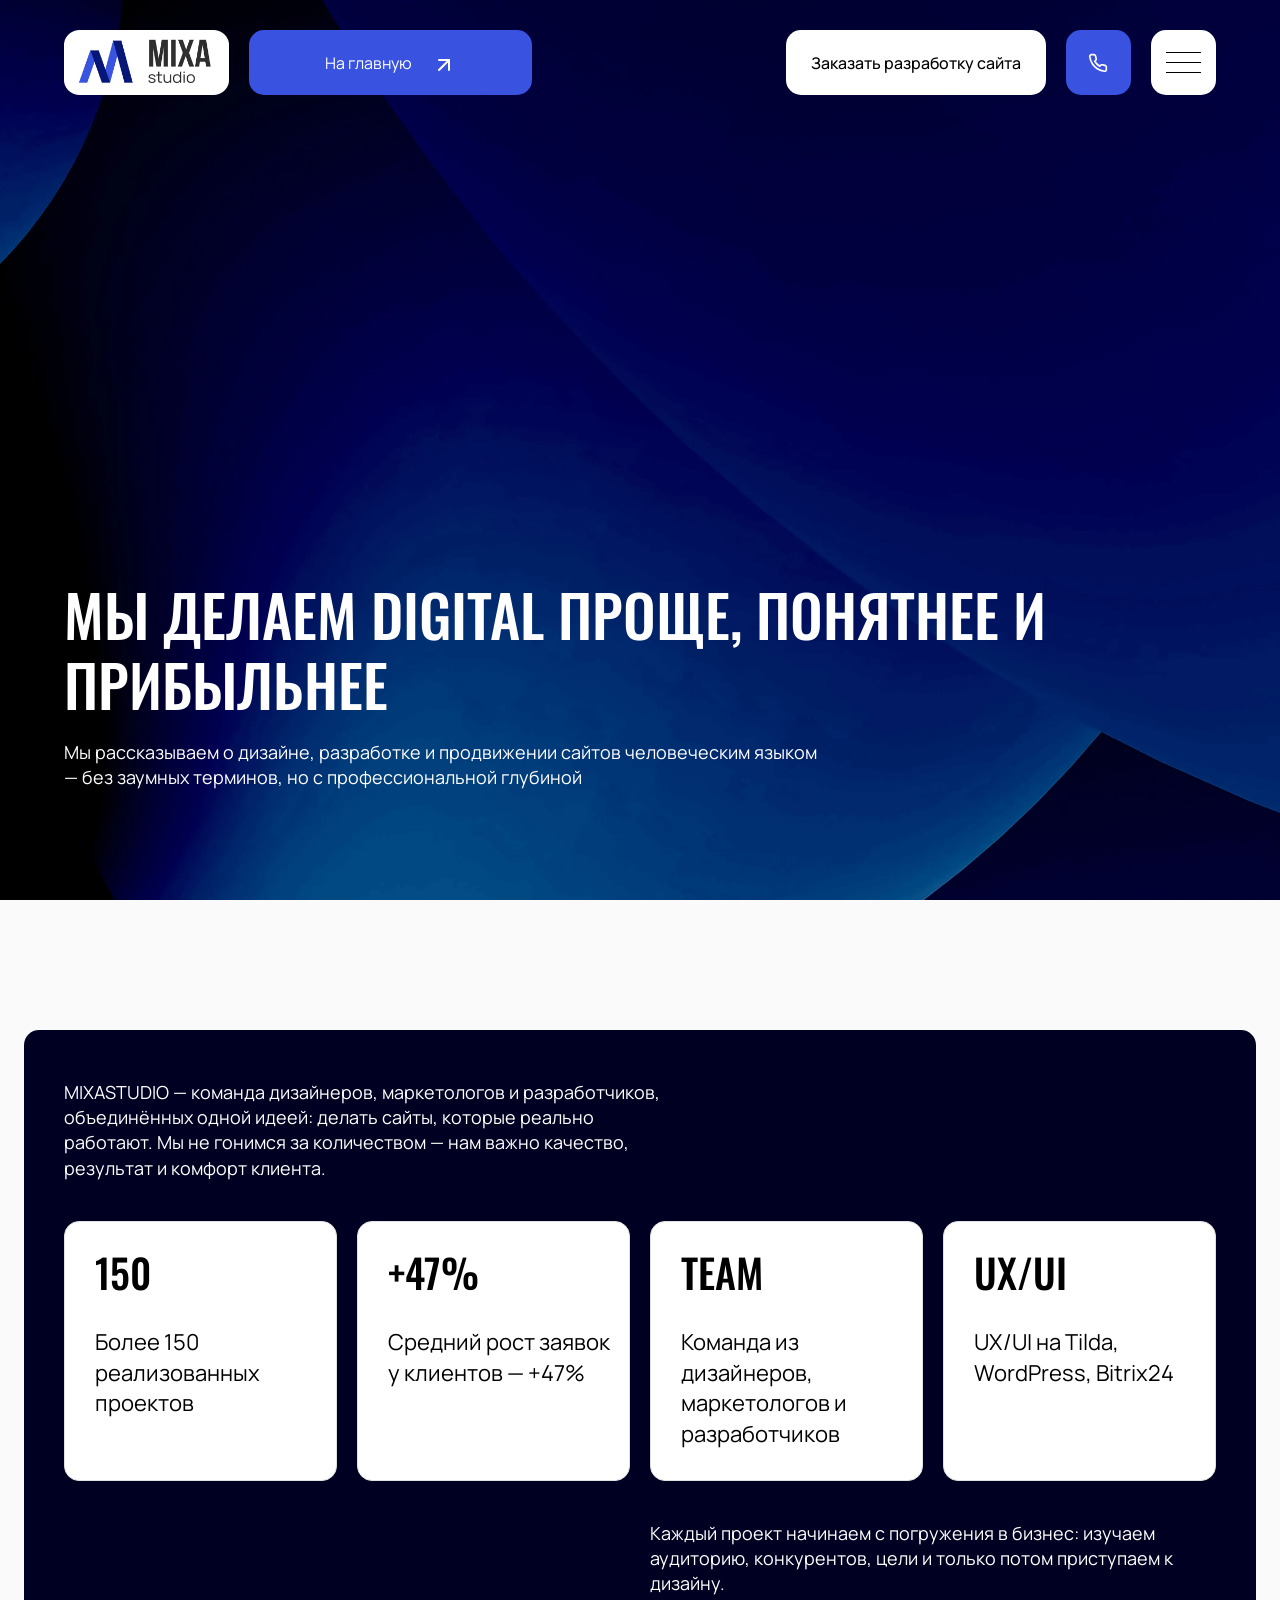
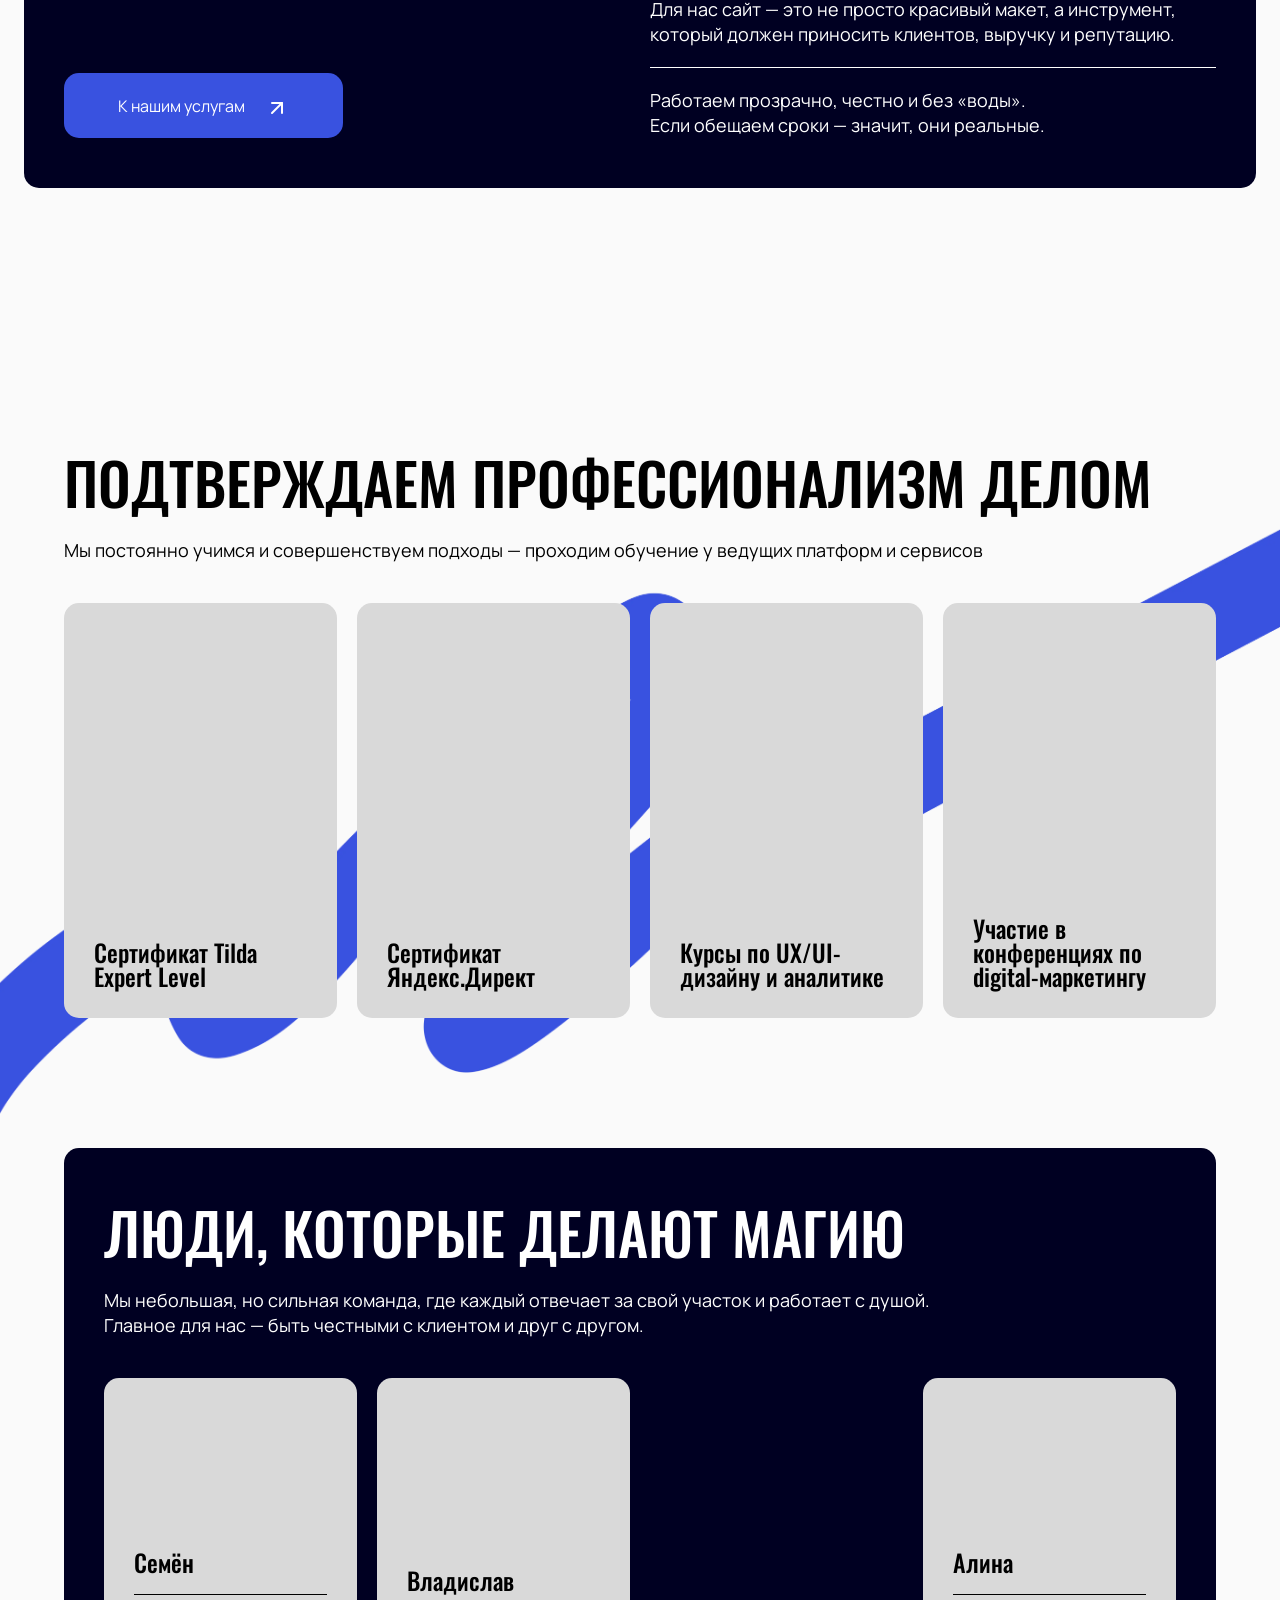
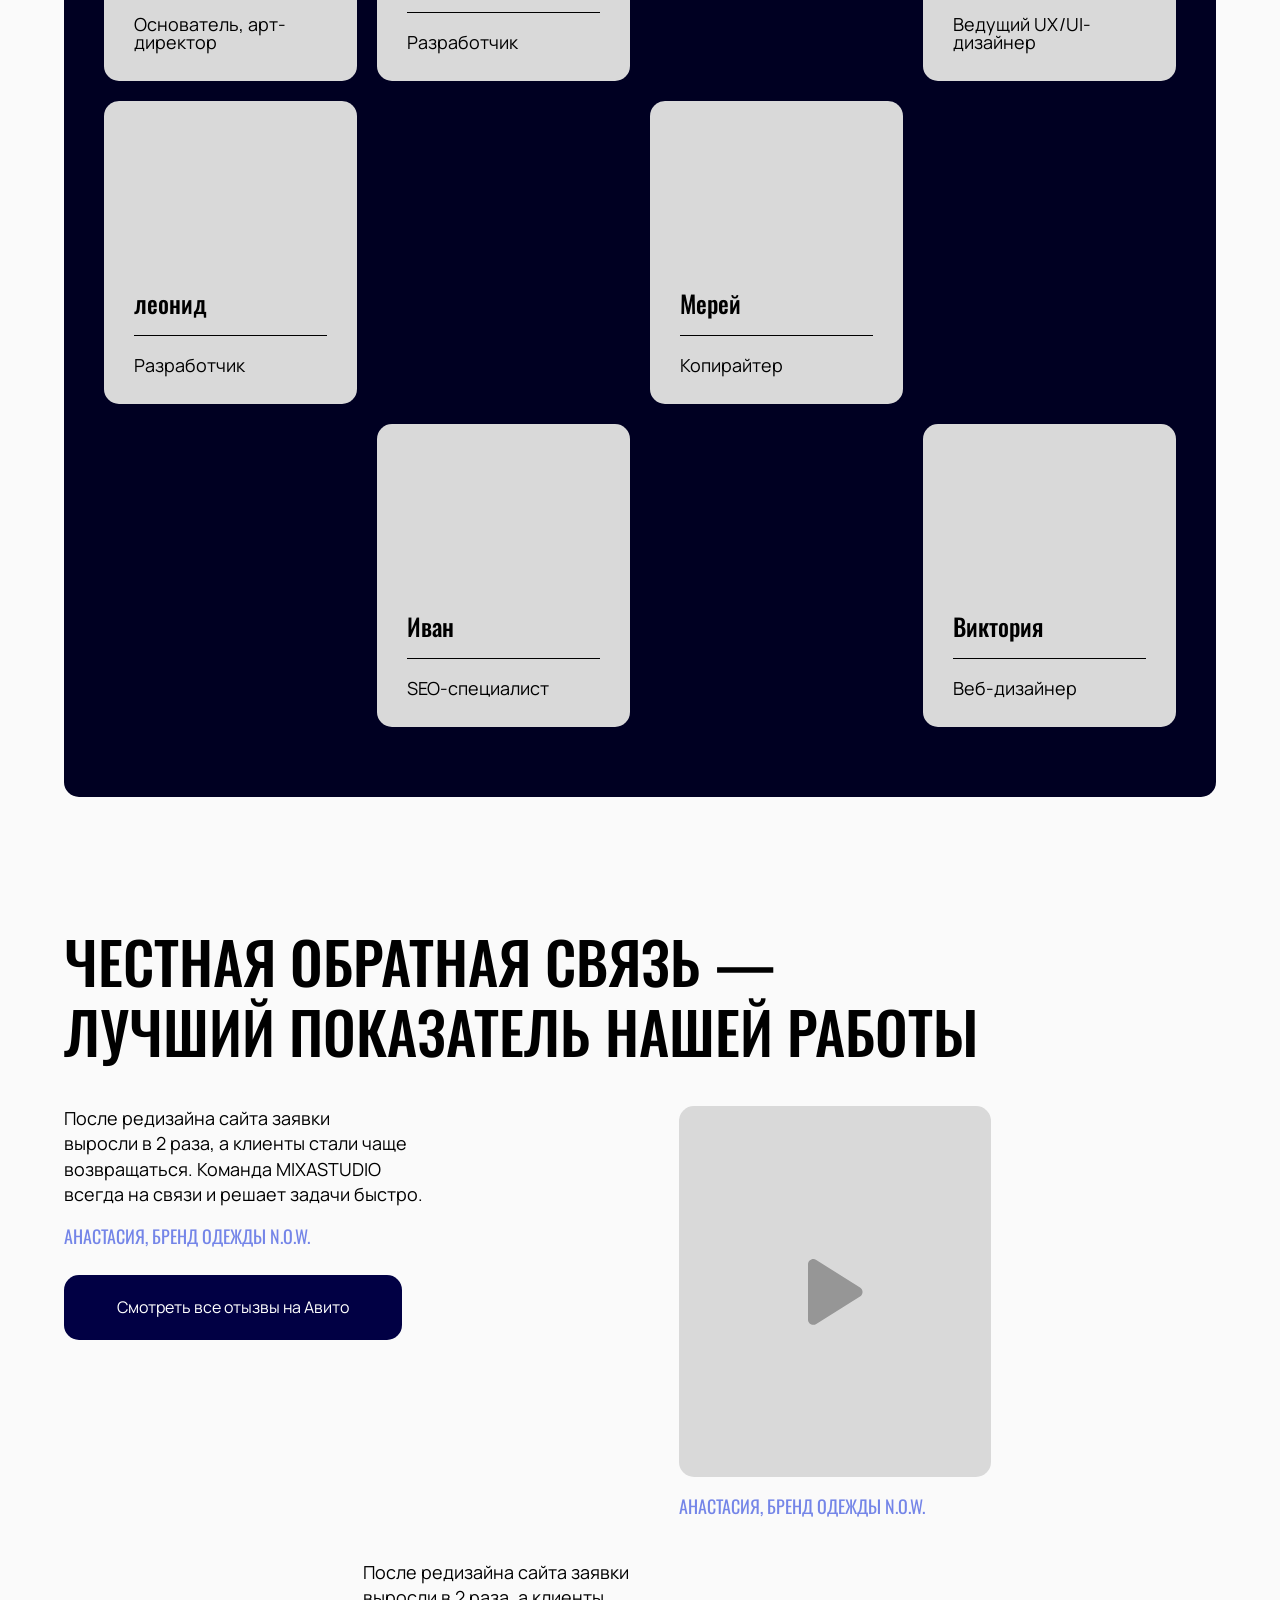
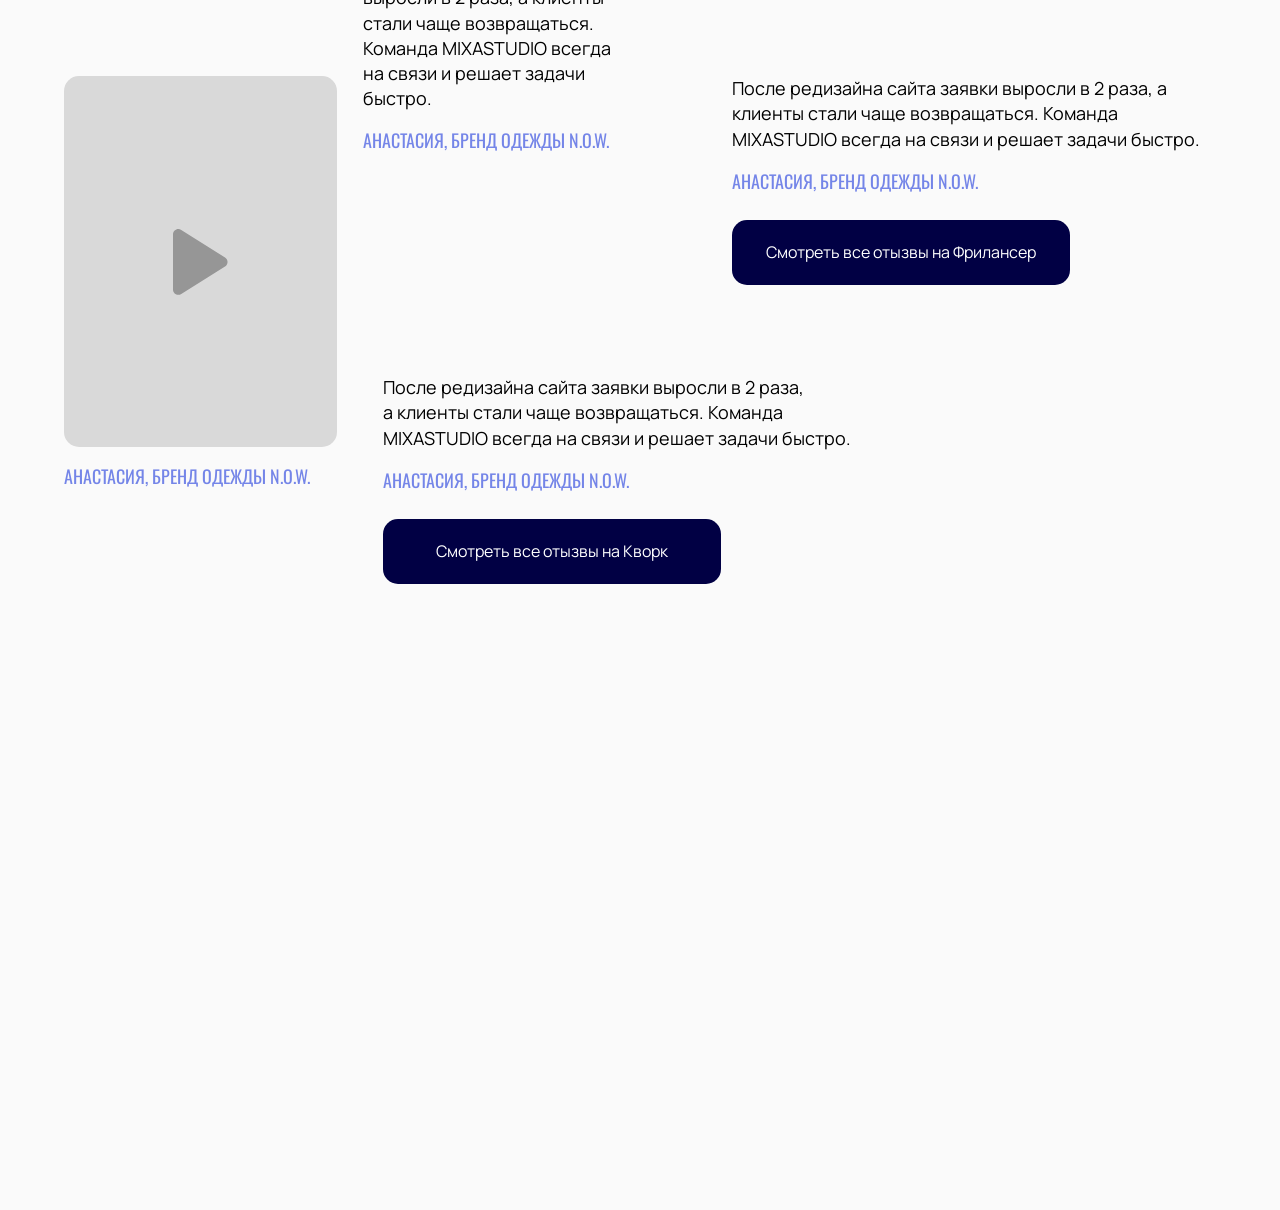
<file: about.html>
<!--header.html-->
  <!doctype html>
<html lang="en">
<head>
  <meta charset="UTF-8">
  <meta name="viewport"
        content="width=device-width, user-scalable=no, initial-scale=1.0, maximum-scale=1.0, minimum-scale=1.0">
  <meta http-equiv="X-UA-Compatible" content="ie=edge">
  <link rel="preconnect" href="https://fonts.googleapis.com">
  <link rel="preconnect" href="https://fonts.gstatic.com" crossorigin>
  <link href="https://fonts.googleapis.com/css2?family=Bebas+Neue&family=Inter:ital,opsz,wght@0,14..32,100..900;1,14..32,100..900&family=Manrope:wght@200..800&display=swap" rel="stylesheet">
  <link href="./fonts/fonts.css">
  <link href="https://fonts.googleapis.com/css2?family=Oswald:wght@200..700&display=swap" rel="stylesheet">
  <link
          rel="stylesheet"
          href="https://cdn.jsdelivr.net/npm/swiper@11/swiper-bundle.min.css"
  />
  <title></title>
<script defer src="js/bundle.js"></script><script defer src="js/style.js"></script><link href="css/style.min.css" rel="stylesheet"></head>
<body>

<div class="fixed-widgets">

  <div class="widgets-list">
    <a href="#" class="widget-link widget-link-mail">
      <img src="./img/icons/widget-mail-ico.svg" alt="">
    </a>
    <a href="#" class="widget-link">WA</a>
    <a href="#" class="widget-link">VK</a>
    <a href="#" class="widget-link">TG</a>
    <a href="#" class="widget-link widget-link-phone">
      <img src="./img/icons/widget-phone-ico.svg" alt="">
    </a>
  </div>

  <button type="button" class="button-widgets"></button>

</div>

<header class="header">
  <div class="header-popup">
    <div class="container-fluid">
      <div class="row align-center">
        <div class="col-lg-6 col-md-6 col-m-6">
          <a href="#" class="logo">
            <img src="./img/logo.webp" alt="">
          </a>
        </div>
        <div class="col-lg-6 col-md-6 col-m-6 d-flex justify-end">
          <button class="popup-button button-popup-close">
            <span class="line"></span>
            <span class="line"></span>
          </button>
        </div>
      </div>
      <nav class="header-nav">
        <div class="menu-wrapper">
          <div class="menu-title">МЕНЮ</div>
          <ul class="main-menu">
            <li>
              <a href="cases-page.html">Кейсы</a>
            </li>
            <li>
              <a href="about.html">О компании</a>
            </li>
            <li>
              <a href="blog.html">Блог</a>
            </li>
            <li>
              <a href="#">Контакты</a>
            </li>
          </ul>
        </div>
        <div class="menu-wrapper">
          <div class="menu-title">УСЛУГИ</div>
          <ul class="main-menu">
            <li>
              <a href="single-service.html">Разработка сайтов под ключ</a>
            </li>
            <li>
              <a href="single-service.html">SEO и реклама</a>
            </li>
            <li>
              <a href="single-service.html">Интеграция и поддержка</a>
            </li>
            <li>
              <a href="single-service.html">Контент и наполнение</a>
            </li>
          </ul>
        </div>
        <div class="menu-wrapper">
          <div class="menu-title">Дополнительно</div>
          <ul class="addition-menu">
            <li>
              <a href="#">Бриф</a>
            </li>
            <li>
              <a href="#">Стать партнером</a>
            </li>
          </ul>
        </div>
      </nav>
      <div class="header-mail">
        <div class="header-contact-title">Электронная почта</div>
        <a href="mailto:info@mixastudio.ru">info@mixastudio.ru</a>
      </div>
      <div class="header-contacts">
        <div class="header-contact-item">
          <div class="header-contact-title">Номер телефона</div>
          <a href="tel:+79120017319" class="btn btn-blue btn-phone">+7 (912) 001-73-19</a>
        </div>
        <div class="header-contact-item">
          <div class="header-contact-title">Социальные сети</div>
          <div class="header-socials">
            <a href="#" class="social-link">TG</a>
            <a href="#" class="social-link">VK</a>
            <a href="#" class="social-link">WA</a>
          </div>
        </div>
        <div class="header-contact-item header-contact-item-copy">
          <p>@2025</p>
          <p><a href="#">политика конфиденциальности</a></p>
        </div>
      </div>
    </div>
  </div>
  <div class="container">
    <div class="row align-center">
      <div class="col-lg-5 col-md-8 col-m-6 col-left">
        <a href="#" class="logo">
          <img src="./img/logo.webp" alt="">
        </a>
        <a href="#" class="btn btn-blue btn-w-arrow btn-header-nav">На главную</a>
      </div>
      <div class="col-lg-7 col-md-4 col-m-6 d-flex justify-end">
        <a href="#" class="btn btn-white">Заказать разработку сайта</a>
        <a href="#" class="header-phone">
          <span class="phone-button"></span>
          <span class="phone-text">+79120017319</span>
        </a>
        <button class="popup-button button-popup-menu">
          <span class="line"></span>
          <span class="line"></span>
          <span class="line"></span>
        </button>
      </div>
    </div>
  </div>
</header>

<a href="#" class="btn btn-blue btn-w-arrow nav-button-header">На главную</a>

<main>




<section class="default-banner default-banner-about animate-section" style="background-image: url(./img/banner-back-default.webp)">
  <div class="container">
    <div class="banner-content">
      <h1>Мы делаем digital проще, понятнее и прибыльнее</h1>
      <div class="description">
        <p>Мы рассказываем о дизайне, разработке и продвижении сайтов человеческим языком — без заумных терминов, но с профессиональной глубиной</p>
      </div>
      <a href="#" class="btn btn-white btn-mobile">Заказать разработку сайта</a>
    </div>
  </div>
</section>

<section class="about-main-section animate-section">
  <div class="container-fluid">
    <div class="about-wrapper">
      <div class="container">
        <div class="description description-top">
          <p>MIXASTUDIO — команда дизайнеров, маркетологов и разработчиков, объединённых одной идеей: делать сайты, которые реально работают.
            Мы не гонимся за количеством — нам важно качество, результат
            и комфорт клиента.</p>
        </div>
        <div class="row">
          <div class="col-lg-3 col-md-6 col-m-6">
            <div class="card-wrapper card-about">
              <div class="card-title">150</div>
              <div class="card-description">
                <p>Более 150 реализованных проектов</p>
              </div>
            </div>
          </div>
          <div class="col-lg-3 col-md-6 col-m-6">
            <div class="card-wrapper card-about">
              <div class="card-title">+47%</div>
              <div class="card-description">
                <p>Средний рост заявок
                  у клиентов — +47%</p>
              </div>
            </div>
          </div>
          <div class="col-lg-3 col-md-6 col-m-6">
            <div class="card-wrapper card-about">
              <div class="card-title">TEAM</div>
              <div class="card-description">
                <p>Команда из дизайнеров, маркетологов и разработчиков</p>
              </div>
            </div>
          </div>
          <div class="col-lg-3 col-md-6 col-m-6">
            <div class="card-wrapper card-about">
              <div class="card-title">UX/UI</div>
              <div class="card-description">
                <p>UX/UI на Tilda, WordPress, Bitrix24</p>
              </div>
            </div>
          </div>
        </div>
        <div class="row row-bottom">
          <div class="col-lg-6 col-md-12 col-m-12">
            <a href="services.html" class="btn btn-blue btn-w-arrow">К нашим услугам</a>
          </div>
          <div class="col-lg-6 col-md-12 col-m-12">
            <div class="description description-bottom">
              <p>Каждый проект начинаем с погружения в бизнес: изучаем аудиторию, конкурентов, цели и только потом приступаем к дизайну.</p>
              <p>Для нас сайт — это не просто красивый макет, а инструмент, который должен приносить клиентов, выручку и репутацию.</p>
            </div>
            <div class="description description-bottom">
              <p>Работаем прозрачно, честно и без «воды».</p>
              <p>Если обещаем сроки — значит, они реальные.</p>
            </div>
          </div>
        </div>
      </div>
    </div>
  </div>
</section>


<section class="benefits-education-section animate-section">
  <div class="container">
    <h2>Подтверждаем профессионализм делом</h2>
    <div class="description">
      <p>Мы постоянно учимся и совершенствуем подходы — проходим обучение у ведущих платформ и сервисов</p>
    </div>
    <div class="row">
      <div class="col-lg-3 col-md-6 col-m-6">
        <div class="card">

          <div class="card-title">
            Сертификат Tilda Expert Level
          </div>
        </div>
      </div>
      <div class="col-lg-3 col-md-6 col-m-6">
        <div class="card">

          <div class="card-title">
            Сертификат Яндекс.Директ
          </div>
        </div>
      </div>
      <div class="col-lg-3 col-md-6 col-m-6">
        <div class="card">

          <div class="card-title">
            Курсы по UX/UI-дизайну
            и аналитике
          </div>
        </div>
      </div>
      <div class="col-lg-3 col-md-6 col-m-6">
        <div class="card">

          <div class="card-title">
            Участие в конференциях по digital-маркетингу
          </div>
        </div>
      </div>
    </div>
  </div>
</section>

<section class="our-team-section">
  <div class="container">
    <div class="our-team-wrapper">
      <h2>Люди, которые делают магию</h2>
      <div class="description description-pc">
        <p>Мы небольшая, но сильная команда, где каждый отвечает за свой участок и работает с душой.</p>
        <p>Главное для нас — быть честными с клиентом и друг с другом.</p>
      </div>
      <div class="row">
        <div class="col-md-6 col-m-6 mobile-col">
          <div class="description">
            <p>Мы небольшая, но сильная команда, где каждый отвечает за свой участок и работает с душой.</p>
            <p>Главное для нас — быть честными с клиентом и друг с другом.</p>
          </div>
        </div>
        <div class="col-lg-3 col-md-6 col-m-6">
          <div class="team-card">
            <div class="card-content">
              <div class="card-title">Семён</div>
              <div class="card-position">
                Основатель, арт-директор
              </div>
            </div>
          </div>
        </div>
        <div class="col-lg-3 col-md-6 col-m-6">
          <div class="team-card">
            <div class="card-content">
              <div class="card-title">Владислав</div>
              <div class="card-position">
                Разработчик
              </div>
            </div>
          </div>
        </div>
        <div class="col-lg-3 col-md-6 col-m-6">

        </div>
        <div class="col-lg-3 col-md-6 col-m-6">
          <div class="team-card">
            <div class="card-content">
              <div class="card-title">Алина</div>
              <div class="card-position">
                Ведущий UX/UI-дизайнер
              </div>
            </div>
          </div>
        </div>
        <div class="col-lg-3 col-md-6 col-m-6">
          <div class="team-card">
            <div class="card-content">
              <div class="card-title">леонид</div>
              <div class="card-position">
                Разработчик
              </div>
            </div>
          </div>
        </div>
        <div class="col-lg-3 col-md-6 col-m-6">

        </div>
        <div class="col-lg-3 col-md-6 col-m-6">
          <div class="team-card">
            <div class="card-content">
              <div class="card-title">Мерей</div>
              <div class="card-position">
                Копирайтер
              </div>
            </div>
          </div>
        </div>
        <div class="col-lg-3 col-md-6 col-m-6">

        </div>
        <div class="col-lg-3 col-md-6 col-m-6">

        </div>
        <div class="col-lg-3 col-md-6 col-m-6">
          <div class="team-card">
            <div class="card-content">
              <div class="card-title">Иван</div>
              <div class="card-position">
                SEO-специалист
              </div>
            </div>
          </div>
        </div>
        <div class="col-lg-3 col-md-6 col-m-6">

        </div>
        <div class="col-lg-3 col-md-6 col-m-6">
          <div class="team-card">
            <div class="card-content">
              <div class="card-title">Виктория</div>
              <div class="card-position">
                Веб-дизайнер
              </div>
            </div>
          </div>
        </div>
      </div>
    </div>
  </div>
</section>


<section class="testimonials-section animate-section">
  <div class="container">
    <h2>Честная обратная связь — лучший показатель нашей работы</h2>
    <div class="row row-top">
      <div class="col-lg-4 col-md-6 col-m-12">
        <div class="testimonial-item">
          <div class="testimonial-text">
            <p>После редизайна сайта заявки выросли
              в 2 раза, а клиенты стали чаще возвращаться. Команда MIXASTUDIO всегда на связи и решает задачи быстро.</p>
          </div>
          <div class="testimonial-author">Анастасия, бренд одежды N.O.W.</div>
          <a href="#" class="btn btn-blue-dark">Смотреть все отызвы на Авито </a>
        </div>
      </div>
      <div class="col-lg-8 col-md-6 col-m-12">
        <div class="testimonial-media">
          <div class="testimonial-video">
            <video>
              <source src="./img/adobestock-515194866_Jt2tm8rv.mp4">
            </video>
            <button type="button" class="play-video"></button>
          </div>
          <div class="testimonial-author">Анастасия, бренд одежды N.O.W.</div>
        </div>
      </div>
    </div>
    <div class="row row-center">
      <div class="col-lg-3 col-md-6 col-m-12">
        <div class="testimonial-media">
          <div class="testimonial-video">
            <video>
              <source src="./img/adobestock-515194866_Jt2tm8rv.mp4">
            </video>
            <button type="button" class="play-video"></button>
          </div>
          <div class="testimonial-author">Анастасия, бренд одежды N.O.W.</div>
        </div>
      </div>
      <div class="col-lg-3 col-md-6 col-m-12">
        <div class="testimonial-item">
          <div class="testimonial-text">
            <p>После редизайна сайта заявки выросли в 2 раза, а клиенты стали чаще возвращаться. Команда MIXASTUDIO всегда на связи и решает задачи быстро.</p>
          </div>
          <div class="testimonial-author">Анастасия, бренд одежды N.O.W.</div>
        </div>
      </div>
      <div class="col-lg-6 col-md-6 col-m-12">
        <div class="testimonial-item">
          <div class="testimonial-text">
            <p>После редизайна сайта заявки выросли
              в 2 раза, а клиенты стали чаще возвращаться. Команда MIXASTUDIO всегда на связи и решает задачи быстро.</p>
          </div>
          <div class="testimonial-author">Анастасия, бренд одежды N.O.W.</div>
          <a href="#" class="btn btn-blue-dark">Смотреть все отызвы на Фрилансер</a>
        </div>
      </div>
    </div>
    <div class="row row-bottom">
      <div class="col-lg-12 col-md-12 col-m-12">
        <div class="testimonial-item">
          <div class="testimonial-text">
            <p>После редизайна сайта заявки выросли
              в 2 раза, а клиенты стали чаще возвращаться. Команда MIXASTUDIO всегда на связи и решает задачи быстро.</p>
          </div>
          <div class="testimonial-author">Анастасия, бренд одежды N.O.W.</div>
          <a href="#" class="btn btn-blue-dark">Смотреть все отызвы на Кворк</a>
        </div>
      </div>
    </div>
  </div>
</section>


<!--footer.html-->
</main>

<footer class="footer animate-section">
    <div class="container">
      <div class="row row-top">
        <div class="col-lg-7 col-md-12 col-m-12">
          <nav class="footer-nav">
            <ul class="footer-menu">
              <li>
                <a href="services.html">Услуги</a>
              </li>
              <li>
                <a href="cases-page.html">Кейсы</a>
              </li>
              <li>
                <a href="about.html">О компании</a>
              </li>
              <li>
                <a href="blog.html">Блог</a>
              </li>
              <li>
                <a href="#">Контакты</a>
              </li>
            </ul>
          </nav>
        </div>
        <div class="col-lg-5 col-md-12 col-m-12">
          <a href="#" class="footer-mail">info@mixastudio.ru</a>
        </div>
      </div>
      <div class="row row-bottom">
        <div class="col-lg-7 col-md-12 col-m-12">
          <div class="footer-left">
            <div class="footer-qr footer-qr-telegram">
              <img src="./img/footer-qr.webp" alt="footer-qr-image">
            </div>
            <div class="footer-qr footer-qr-whatsapp">
              <img src="./img/footer-qr-whatsapp.webp" alt="footer-qr-image">
            </div>
            <a href="#" class="btn btn-phone btn-mobile">+7 (912) 001-73-19</a>
            <div class="footer-socials">
              <a href="#" class="social-link">TG</a>
              <a href="#" class="social-link">VK</a>
              <a href="#" class="social-link">WA</a>
            </div>
          </div>
        </div>
        <div class="col-lg-5 col-md-12 col-m-12">
          <div class="footer-right">
            <div class="footer-buttons">
              <a href="#" class="btn btn-phone btn-pc">+7 (912) 001-73-19</a>
              <a href="#" class="btn btn-blue btn-w-arrow btn-mobile">Перейти в WhatsApp</a>
              <a href="#" class="btn btn-blue btn-w-arrow">Перейти в телеграмм канал</a>
              <a href="#" class="btn btn-blue btn-w-arrow">Перейти в группу ВК</a>
            </div>
          </div>
        </div>
        <div class="col-lg-12 col-md-12 col-m-12">
          <div class="footer-copy">
            <p>@2025</p>
            <p>
              <a href="#">политика конфиденциальности</a>
            </p>
          </div>
        </div>
      </div>
    </div>
</footer>

<div class="modal-dialog modal-form" style="display: none;">
  <div class="modal-content">
    <div class="modal-body">
      <button type="button" class="modal-close d-none d-xl-inline-block" data-dismiss="modal" aria-label="Close">
        <span aria-hidden="true"></span>
      </button>
      <div class="modal-wrapper">
        <div class="modal-title">Заказать звонок</div>
        <div class="wpcf7 js" id="wpcf7-f94-o2" lang="ru-RU" dir="ltr" data-wpcf7-id="94">
          <div class="screen-reader-response"><p role="status" aria-live="polite" aria-atomic="true"></p> <ul></ul></div>
          <form action="/#wpcf7-f94-o2" method="post" class="wpcf7-form init" aria-label="Контактная форма" novalidate="novalidate" data-status="init">
            <fieldset class="hidden-fields-container"><input type="hidden" name="_wpcf7" value="94"><input type="hidden" name="_wpcf7_version" value="6.1.4"><input type="hidden" name="_wpcf7_locale" value="ru_RU"><input type="hidden" name="_wpcf7_unit_tag" value="wpcf7-f94-o2"><input type="hidden" name="_wpcf7_container_post" value="0"><input type="hidden" name="_wpcf7_posted_data_hash" value="">
            </fieldset>
            <p><span class="wpcf7-form-control-wrap" data-name="fullname"><input size="40" maxlength="400" class="wpcf7-form-control wpcf7-text" autocomplete="name" aria-invalid="false" value="Ваше имя" type="text" name="fullname"></span><br>
              <span class="wpcf7-form-control-wrap" data-name="phone"><input size="40" maxlength="12" class="wpcf7-form-control wpcf7-tel wpcf7-validates-as-required wpcf7-text wpcf7-validates-as-tel" aria-required="true" aria-invalid="false" placeholder="Ваш телефон" value="" type="tel" name="phone"></span><br>
              <input class="wpcf7-form-control wpcf7-submit has-spinner" type="submit" value="Оставить заявку"><span class="wpcf7-spinner"></span>
            </p><div class="wpcf7-response-output" aria-hidden="true"></div>
          </form>
        </div>
      </div>
    </div>
  </div>
</div>

<div class="modal-dialog modal-thanks" style="display: none;">
  <div class="modal-content">
    <div class="modal-body">
      <button type="button" class="modal-close d-none d-xl-inline-block" data-dismiss="modal" aria-label="Close">
        <span aria-hidden="true"></span>
      </button>
      <div class="modal-wrapper">
        <div class="modal-ico">
          <img src="./img/thanks-image-popup.webp" alt="">
        </div>
        <div class="modal-title">Спасибо!</div>
        <p>Ваше сообщение отправлено.</p>
        <p>Мы свяжемся с Вами в течение дня.</p>
      </div>
    </div>
  </div>
</div>

<script src="https://cdn.jsdelivr.net/npm/swiper@11/swiper-bundle.min.js"></script>
</body>
</html>
</file>
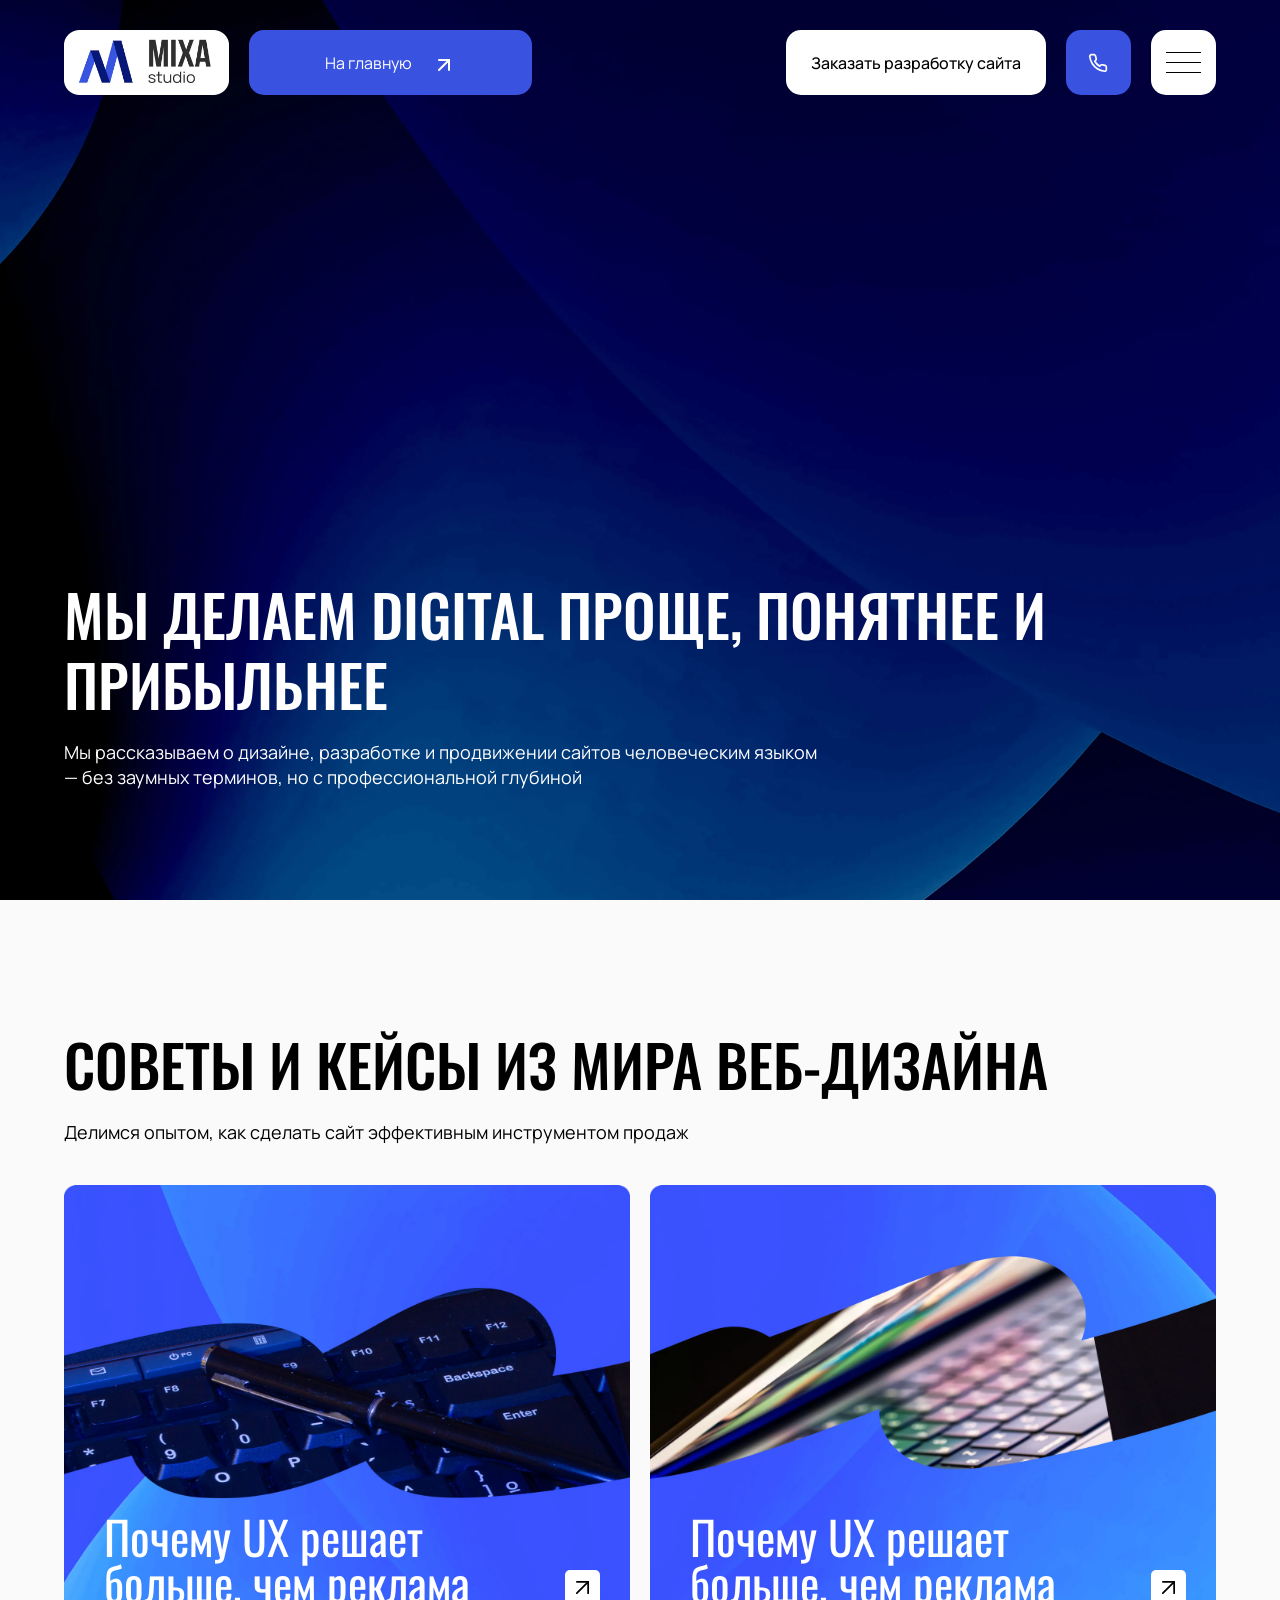
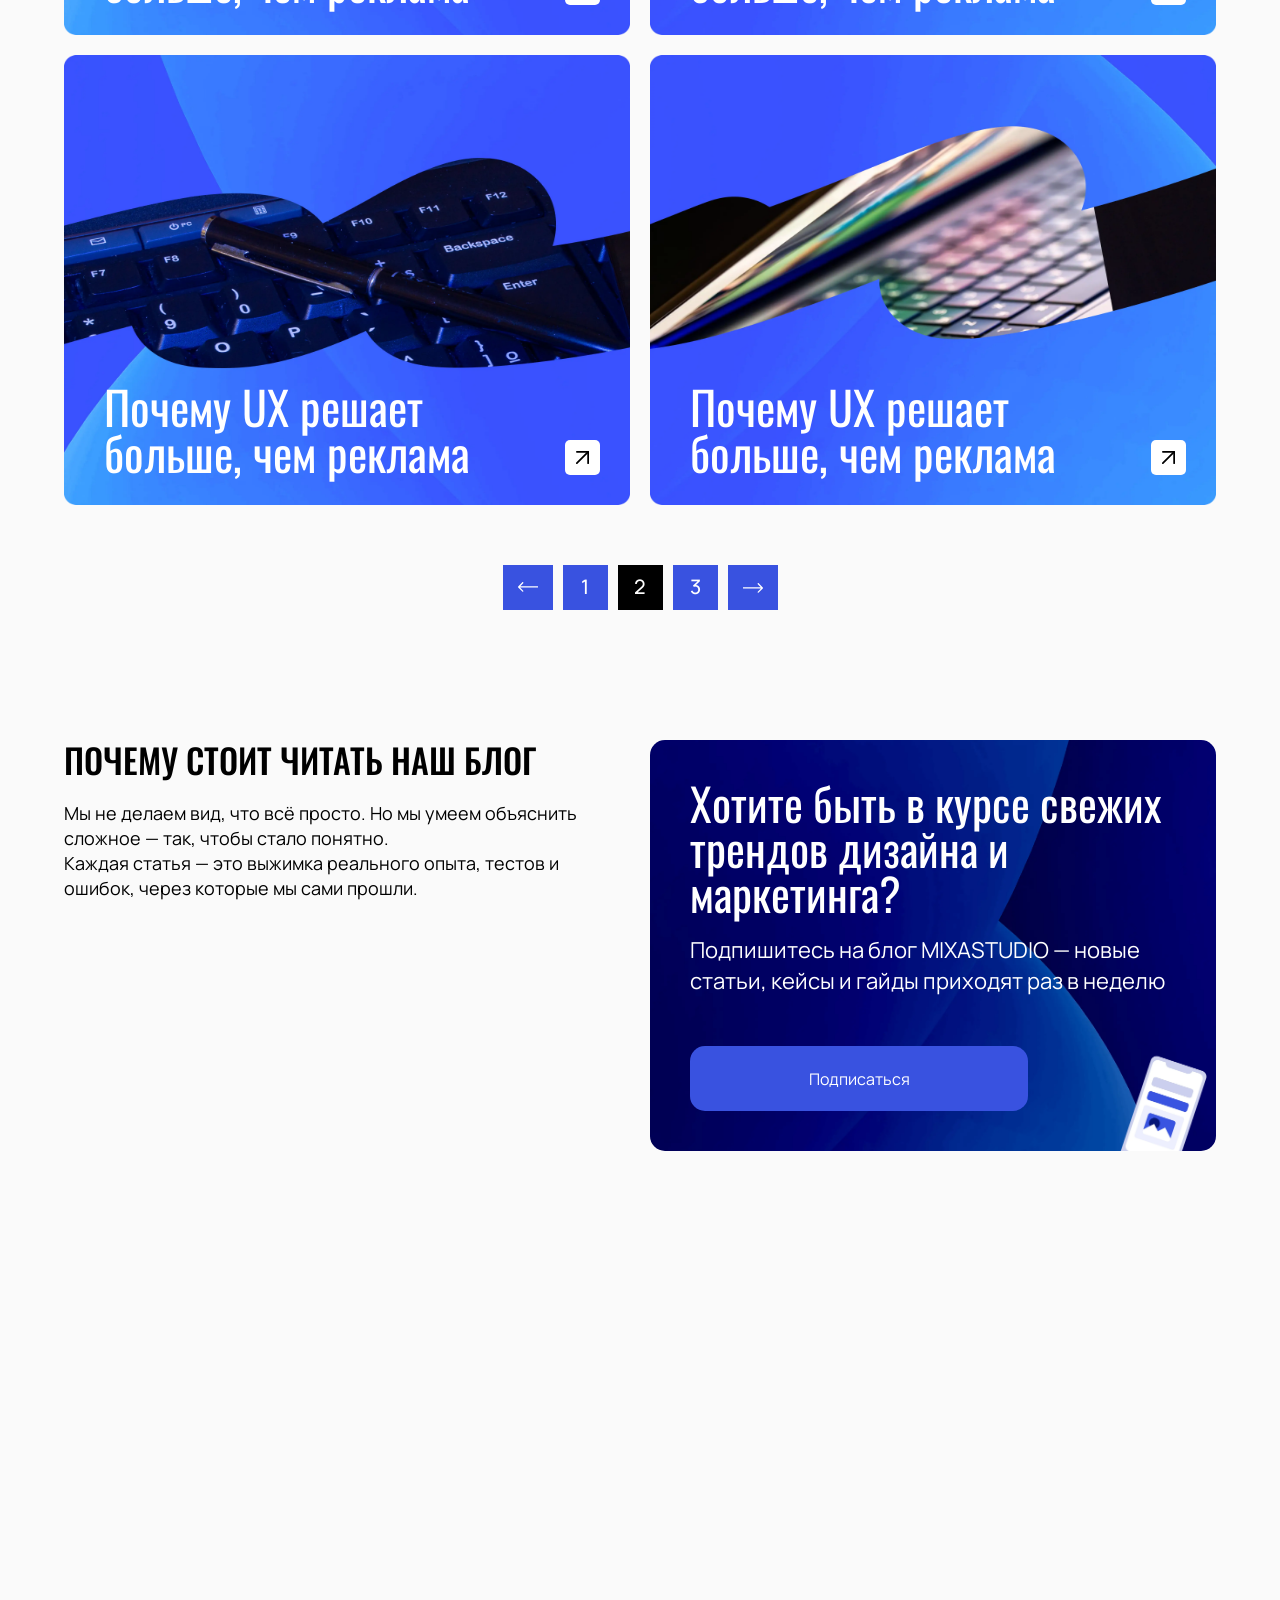
<file: blog.html>
<!--header.html-->
  <!doctype html>
<html lang="en">
<head>
  <meta charset="UTF-8">
  <meta name="viewport"
        content="width=device-width, user-scalable=no, initial-scale=1.0, maximum-scale=1.0, minimum-scale=1.0">
  <meta http-equiv="X-UA-Compatible" content="ie=edge">
  <link rel="preconnect" href="https://fonts.googleapis.com">
  <link rel="preconnect" href="https://fonts.gstatic.com" crossorigin>
  <link href="https://fonts.googleapis.com/css2?family=Bebas+Neue&family=Inter:ital,opsz,wght@0,14..32,100..900;1,14..32,100..900&family=Manrope:wght@200..800&display=swap" rel="stylesheet">
  <link href="./fonts/fonts.css">
  <link href="https://fonts.googleapis.com/css2?family=Oswald:wght@200..700&display=swap" rel="stylesheet">
  <link
          rel="stylesheet"
          href="https://cdn.jsdelivr.net/npm/swiper@11/swiper-bundle.min.css"
  />
  <title></title>
<script defer src="js/bundle.js"></script><script defer src="js/style.js"></script><link href="css/style.min.css" rel="stylesheet"></head>
<body>

<div class="fixed-widgets">

  <div class="widgets-list">
    <a href="#" class="widget-link widget-link-mail">
      <img src="./img/icons/widget-mail-ico.svg" alt="">
    </a>
    <a href="#" class="widget-link">WA</a>
    <a href="#" class="widget-link">VK</a>
    <a href="#" class="widget-link">TG</a>
    <a href="#" class="widget-link widget-link-phone">
      <img src="./img/icons/widget-phone-ico.svg" alt="">
    </a>
  </div>

  <button type="button" class="button-widgets"></button>

</div>

<header class="header">
  <div class="header-popup">
    <div class="container-fluid">
      <div class="row align-center">
        <div class="col-lg-6 col-md-6 col-m-6">
          <a href="#" class="logo">
            <img src="./img/logo.webp" alt="">
          </a>
        </div>
        <div class="col-lg-6 col-md-6 col-m-6 d-flex justify-end">
          <button class="popup-button button-popup-close">
            <span class="line"></span>
            <span class="line"></span>
          </button>
        </div>
      </div>
      <nav class="header-nav">
        <div class="menu-wrapper">
          <div class="menu-title">МЕНЮ</div>
          <ul class="main-menu">
            <li>
              <a href="cases-page.html">Кейсы</a>
            </li>
            <li>
              <a href="about.html">О компании</a>
            </li>
            <li>
              <a href="blog.html">Блог</a>
            </li>
            <li>
              <a href="#">Контакты</a>
            </li>
          </ul>
        </div>
        <div class="menu-wrapper">
          <div class="menu-title">УСЛУГИ</div>
          <ul class="main-menu">
            <li>
              <a href="single-service.html">Разработка сайтов под ключ</a>
            </li>
            <li>
              <a href="single-service.html">SEO и реклама</a>
            </li>
            <li>
              <a href="single-service.html">Интеграция и поддержка</a>
            </li>
            <li>
              <a href="single-service.html">Контент и наполнение</a>
            </li>
          </ul>
        </div>
        <div class="menu-wrapper">
          <div class="menu-title">Дополнительно</div>
          <ul class="addition-menu">
            <li>
              <a href="#">Бриф</a>
            </li>
            <li>
              <a href="#">Стать партнером</a>
            </li>
          </ul>
        </div>
      </nav>
      <div class="header-mail">
        <div class="header-contact-title">Электронная почта</div>
        <a href="mailto:info@mixastudio.ru">info@mixastudio.ru</a>
      </div>
      <div class="header-contacts">
        <div class="header-contact-item">
          <div class="header-contact-title">Номер телефона</div>
          <a href="tel:+79120017319" class="btn btn-blue btn-phone">+7 (912) 001-73-19</a>
        </div>
        <div class="header-contact-item">
          <div class="header-contact-title">Социальные сети</div>
          <div class="header-socials">
            <a href="#" class="social-link">TG</a>
            <a href="#" class="social-link">VK</a>
            <a href="#" class="social-link">WA</a>
          </div>
        </div>
        <div class="header-contact-item header-contact-item-copy">
          <p>@2025</p>
          <p><a href="#">политика конфиденциальности</a></p>
        </div>
      </div>
    </div>
  </div>
  <div class="container">
    <div class="row align-center">
      <div class="col-lg-5 col-md-8 col-m-6 col-left">
        <a href="#" class="logo">
          <img src="./img/logo.webp" alt="">
        </a>
        <a href="#" class="btn btn-blue btn-w-arrow btn-header-nav">На главную</a>
      </div>
      <div class="col-lg-7 col-md-4 col-m-6 d-flex justify-end">
        <a href="#" class="btn btn-white">Заказать разработку сайта</a>
        <a href="#" class="header-phone">
          <span class="phone-button"></span>
          <span class="phone-text">+79120017319</span>
        </a>
        <button class="popup-button button-popup-menu">
          <span class="line"></span>
          <span class="line"></span>
          <span class="line"></span>
        </button>
      </div>
    </div>
  </div>
</header>

<a href="#" class="btn btn-blue btn-w-arrow nav-button-header">На главную</a>

<main>




<section class="default-banner default-banner-blog animate-section"
         style="background-image: url(./img/banner-back-default.webp)">
  <div class="container">
    <div class="banner-content">
      <h1>Мы делаем digital проще, понятнее и прибыльнее</h1>
      <div class="description">
        <p>Мы рассказываем о дизайне, разработке и продвижении сайтов человеческим языком — без заумных терминов, но с
          профессиональной глубиной</p>
      </div>
      <a href="#" class="btn btn-white btn-mobile">Заказать разработку сайта</a>
    </div>
  </div>
</section>

<section class="blog-section-main">
  <div class="container">
    <h2>Советы и кейсы из мира веб-дизайна</h2>
    <div class="description">
      <p>Делимся опытом, как сделать сайт эффективным инструментом продаж</p>
    </div>
    <div class="row">
      <article class="col-lg-6 col-md-6 col-m-12">
        <a href="single-blog.html" class="blog-card">
          <div class="blog-card-image" style="background-image: url(./img/blog-card-back1.webp)"></div>
          <div class="blog-card-title">Почему UX решает больше, чем реклама</div>
        </a>
      </article>
      <article class="col-lg-6 col-md-6 col-m-12">
        <a href="single-blog.html" class="blog-card">
          <div class="blog-card-image" style="background-image: url(./img/blog-card-back2.webp)"></div>
          <div class="blog-card-title">Почему UX решает больше, чем реклама</div>
        </a>
      </article>
      <article class="col-lg-6 col-md-6 col-m-12">
        <a href="single-blog.html" class="blog-card">
          <div class="blog-card-image" style="background-image: url(./img/blog-card-back1.webp)"></div>
          <div class="blog-card-title">Почему UX решает больше, чем реклама</div>
        </a>
      </article>
      <article class="col-lg-6 col-md-6 col-m-12">
        <a href="single-blog.html" class="blog-card">
          <div class="blog-card-image" style="background-image: url(./img/blog-card-back2.webp)"></div>
          <div class="blog-card-title">Почему UX решает больше, чем реклама</div>
        </a>
      </article>
      <div class="pagination col-lg-12 col-md-12 col-m-12">
        <button class="page-btn btn-prev" data-page="1">Назад</button>
        <button class="page-btn" data-page="1">1</button>
        <button class="page-btn active" data-page="2">2</button>
        <button class="page-btn " data-page="3">3</button>
        <button class="page-btn btn-next" data-page="2">Вперед</button>
      </div>
    </div>
  </div>
</section>

<section class="blog-section-promo">
  <div class="container">
    <div class="row">
      <div class="col-lg-6 col-md-12 col-m-12">
        <h2>Почему стоит читать наш блог</h2>
        <div class="description">
          <p>Мы не делаем вид, что всё просто. Но мы умеем объяснить сложное — так, чтобы стало понятно.</p>
          <p>Каждая статья — это выжимка реального опыта, тестов и ошибок, через которые мы сами прошли.</p>
        </div>
      </div>
      <div class="col-lg-6 col-md-12 col-m-12">
        <div class="blog-benefit-promo">
          <div class="title">Хотите быть в курсе свежих трендов дизайна и маркетинга?</div>
          <div class="description">
            <p>Подпишитесь на блог MIXASTUDIO — новые статьи, кейсы и гайды приходят раз в неделю</p>
          </div>
          <a href="#" class="btn btn-blue btn-pc">Подписаться</a>
          <a href="#" class="btn btn-blue btn-phone btn-mobile">Позвонить</a>
        </div>
      </div>
    </div>
  </div>
</section>

<!--footer.html-->
</main>

<footer class="footer animate-section">
    <div class="container">
      <div class="row row-top">
        <div class="col-lg-7 col-md-12 col-m-12">
          <nav class="footer-nav">
            <ul class="footer-menu">
              <li>
                <a href="services.html">Услуги</a>
              </li>
              <li>
                <a href="cases-page.html">Кейсы</a>
              </li>
              <li>
                <a href="about.html">О компании</a>
              </li>
              <li>
                <a href="blog.html">Блог</a>
              </li>
              <li>
                <a href="#">Контакты</a>
              </li>
            </ul>
          </nav>
        </div>
        <div class="col-lg-5 col-md-12 col-m-12">
          <a href="#" class="footer-mail">info@mixastudio.ru</a>
        </div>
      </div>
      <div class="row row-bottom">
        <div class="col-lg-7 col-md-12 col-m-12">
          <div class="footer-left">
            <div class="footer-qr footer-qr-telegram">
              <img src="./img/footer-qr.webp" alt="footer-qr-image">
            </div>
            <div class="footer-qr footer-qr-whatsapp">
              <img src="./img/footer-qr-whatsapp.webp" alt="footer-qr-image">
            </div>
            <a href="#" class="btn btn-phone btn-mobile">+7 (912) 001-73-19</a>
            <div class="footer-socials">
              <a href="#" class="social-link">TG</a>
              <a href="#" class="social-link">VK</a>
              <a href="#" class="social-link">WA</a>
            </div>
          </div>
        </div>
        <div class="col-lg-5 col-md-12 col-m-12">
          <div class="footer-right">
            <div class="footer-buttons">
              <a href="#" class="btn btn-phone btn-pc">+7 (912) 001-73-19</a>
              <a href="#" class="btn btn-blue btn-w-arrow btn-mobile">Перейти в WhatsApp</a>
              <a href="#" class="btn btn-blue btn-w-arrow">Перейти в телеграмм канал</a>
              <a href="#" class="btn btn-blue btn-w-arrow">Перейти в группу ВК</a>
            </div>
          </div>
        </div>
        <div class="col-lg-12 col-md-12 col-m-12">
          <div class="footer-copy">
            <p>@2025</p>
            <p>
              <a href="#">политика конфиденциальности</a>
            </p>
          </div>
        </div>
      </div>
    </div>
</footer>

<div class="modal-dialog modal-form" style="display: none;">
  <div class="modal-content">
    <div class="modal-body">
      <button type="button" class="modal-close d-none d-xl-inline-block" data-dismiss="modal" aria-label="Close">
        <span aria-hidden="true"></span>
      </button>
      <div class="modal-wrapper">
        <div class="modal-title">Заказать звонок</div>
        <div class="wpcf7 js" id="wpcf7-f94-o2" lang="ru-RU" dir="ltr" data-wpcf7-id="94">
          <div class="screen-reader-response"><p role="status" aria-live="polite" aria-atomic="true"></p> <ul></ul></div>
          <form action="/#wpcf7-f94-o2" method="post" class="wpcf7-form init" aria-label="Контактная форма" novalidate="novalidate" data-status="init">
            <fieldset class="hidden-fields-container"><input type="hidden" name="_wpcf7" value="94"><input type="hidden" name="_wpcf7_version" value="6.1.4"><input type="hidden" name="_wpcf7_locale" value="ru_RU"><input type="hidden" name="_wpcf7_unit_tag" value="wpcf7-f94-o2"><input type="hidden" name="_wpcf7_container_post" value="0"><input type="hidden" name="_wpcf7_posted_data_hash" value="">
            </fieldset>
            <p><span class="wpcf7-form-control-wrap" data-name="fullname"><input size="40" maxlength="400" class="wpcf7-form-control wpcf7-text" autocomplete="name" aria-invalid="false" value="Ваше имя" type="text" name="fullname"></span><br>
              <span class="wpcf7-form-control-wrap" data-name="phone"><input size="40" maxlength="12" class="wpcf7-form-control wpcf7-tel wpcf7-validates-as-required wpcf7-text wpcf7-validates-as-tel" aria-required="true" aria-invalid="false" placeholder="Ваш телефон" value="" type="tel" name="phone"></span><br>
              <input class="wpcf7-form-control wpcf7-submit has-spinner" type="submit" value="Оставить заявку"><span class="wpcf7-spinner"></span>
            </p><div class="wpcf7-response-output" aria-hidden="true"></div>
          </form>
        </div>
      </div>
    </div>
  </div>
</div>

<div class="modal-dialog modal-thanks" style="display: none;">
  <div class="modal-content">
    <div class="modal-body">
      <button type="button" class="modal-close d-none d-xl-inline-block" data-dismiss="modal" aria-label="Close">
        <span aria-hidden="true"></span>
      </button>
      <div class="modal-wrapper">
        <div class="modal-ico">
          <img src="./img/thanks-image-popup.webp" alt="">
        </div>
        <div class="modal-title">Спасибо!</div>
        <p>Ваше сообщение отправлено.</p>
        <p>Мы свяжемся с Вами в течение дня.</p>
      </div>
    </div>
  </div>
</div>

<script src="https://cdn.jsdelivr.net/npm/swiper@11/swiper-bundle.min.js"></script>
</body>
</html>
</file>
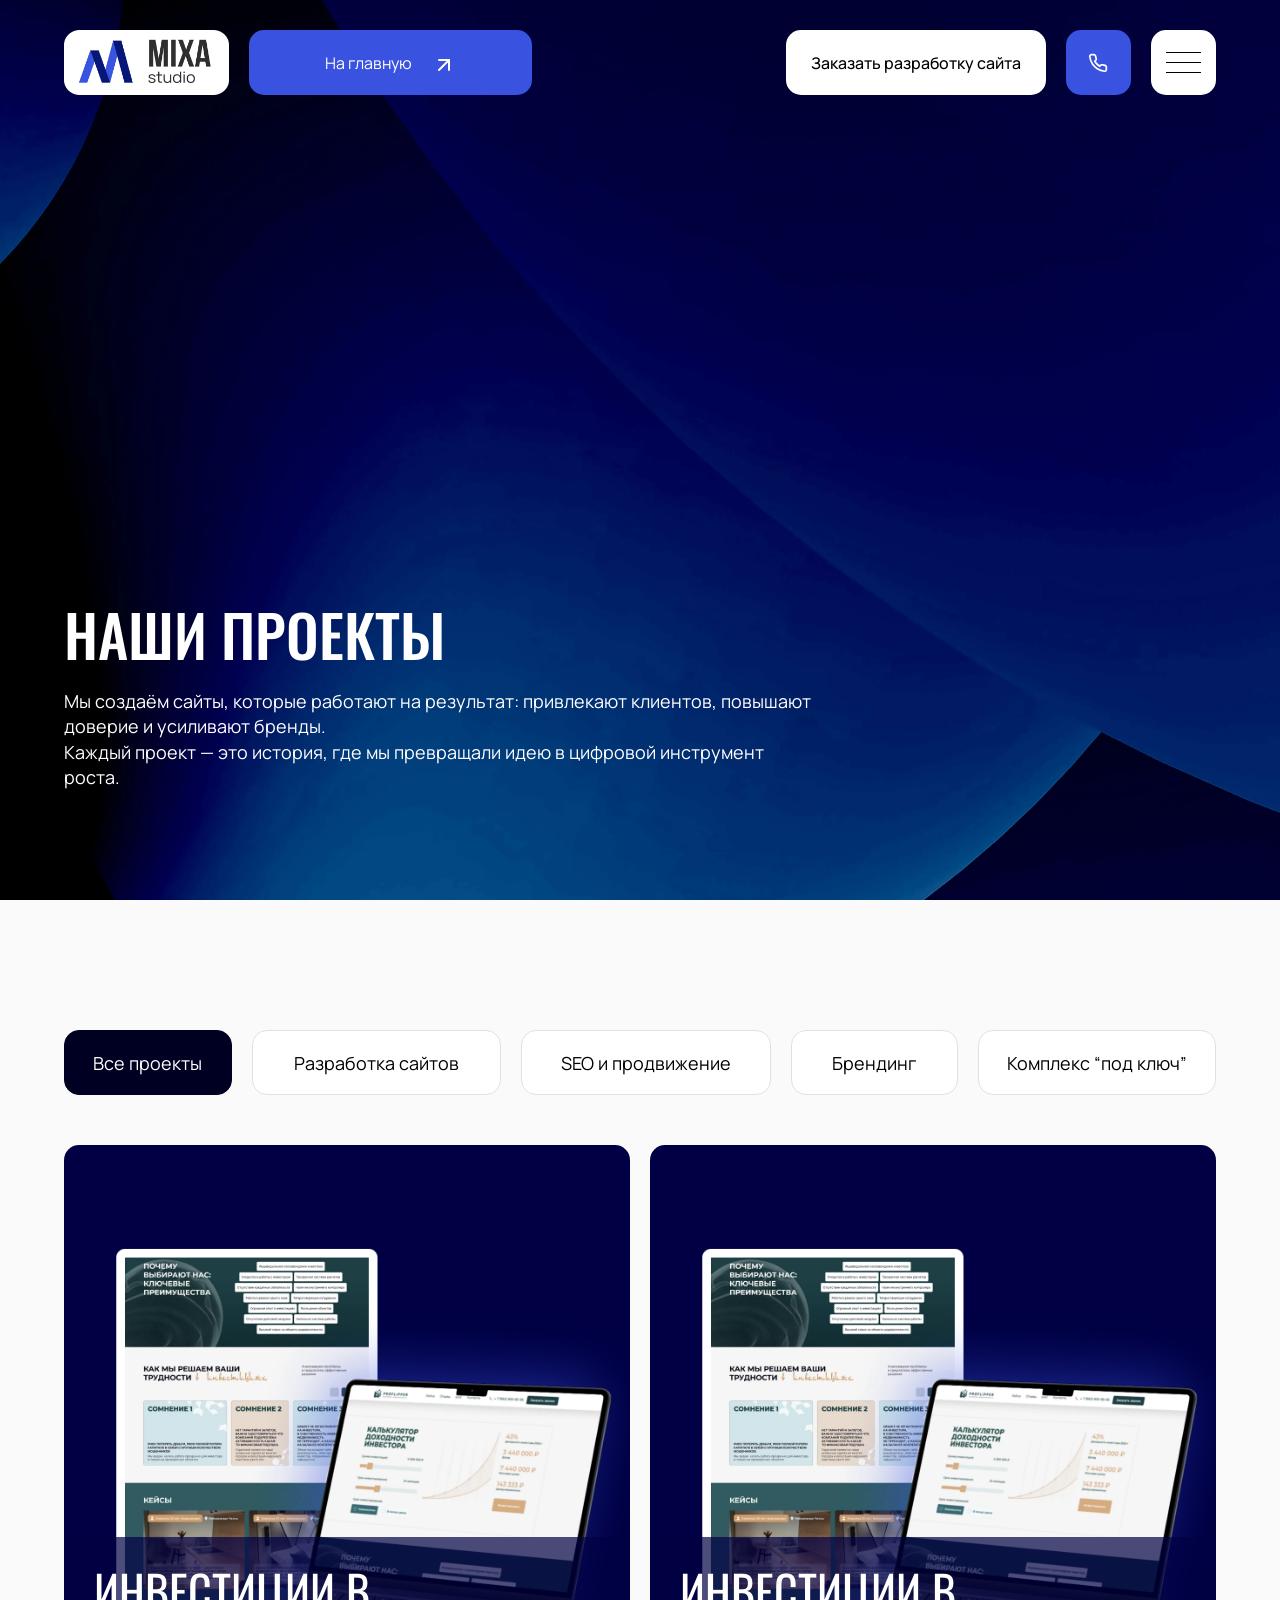
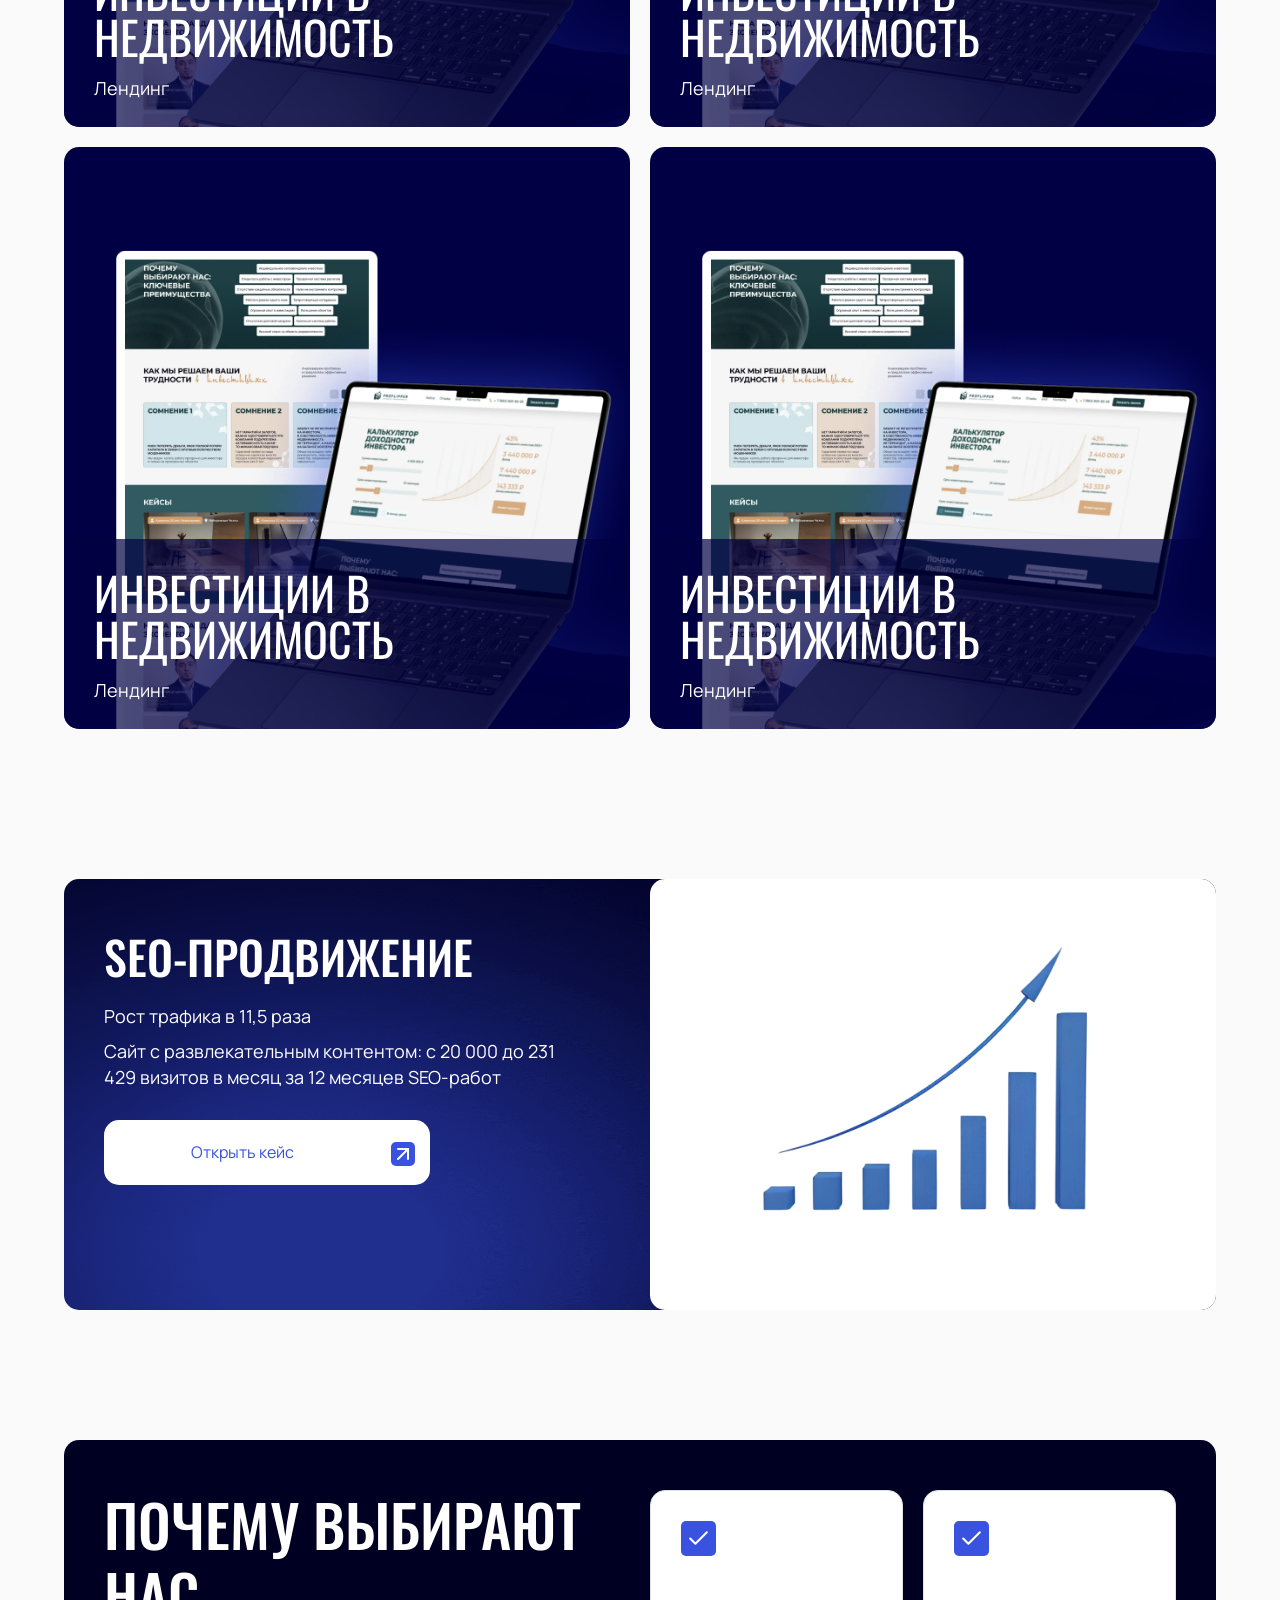
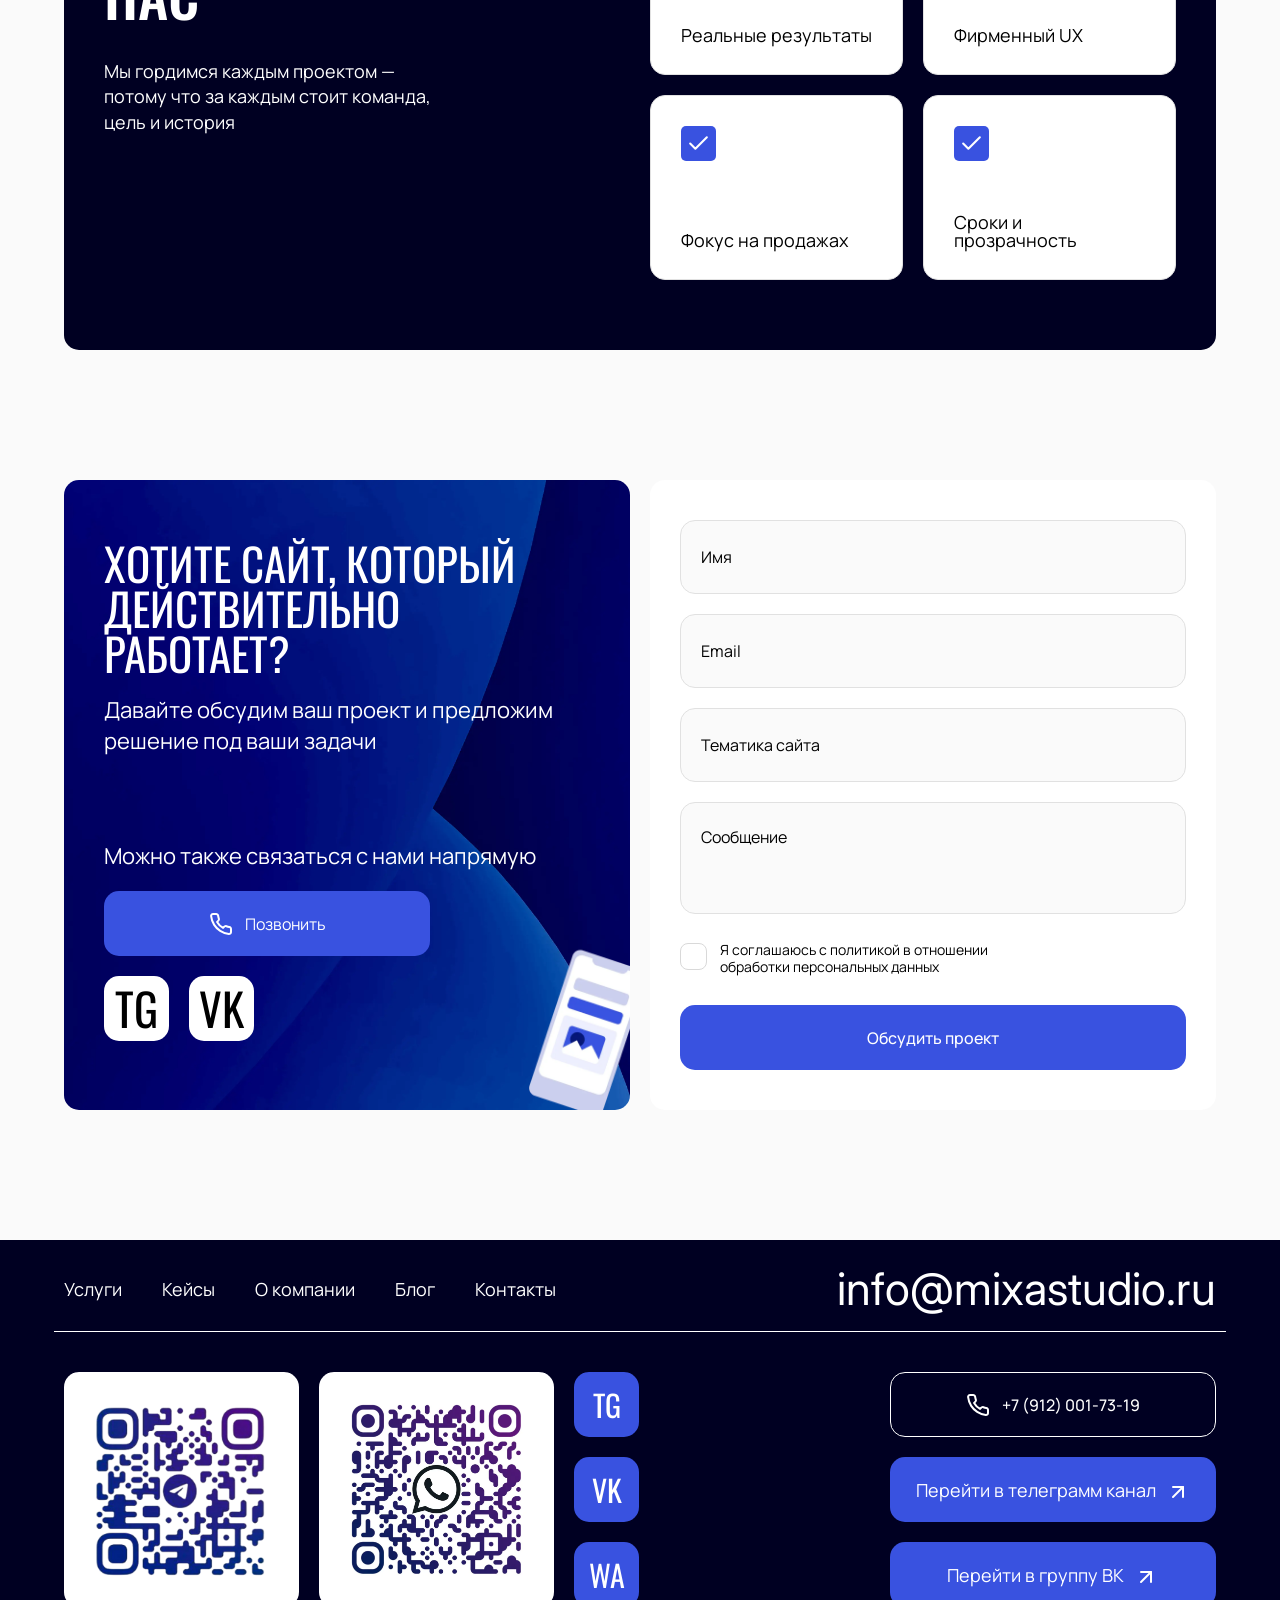
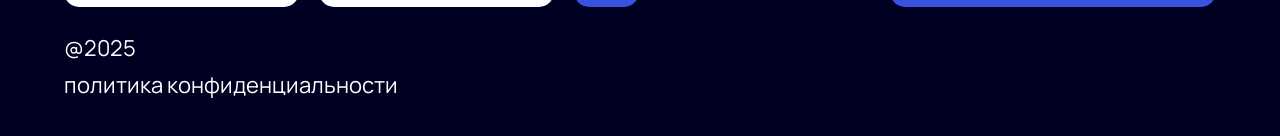
<file: cases-page.html>
<!--header.html-->
  <!doctype html>
<html lang="en">
<head>
  <meta charset="UTF-8">
  <meta name="viewport"
        content="width=device-width, user-scalable=no, initial-scale=1.0, maximum-scale=1.0, minimum-scale=1.0">
  <meta http-equiv="X-UA-Compatible" content="ie=edge">
  <link rel="preconnect" href="https://fonts.googleapis.com">
  <link rel="preconnect" href="https://fonts.gstatic.com" crossorigin>
  <link href="https://fonts.googleapis.com/css2?family=Bebas+Neue&family=Inter:ital,opsz,wght@0,14..32,100..900;1,14..32,100..900&family=Manrope:wght@200..800&display=swap" rel="stylesheet">
  <link href="./fonts/fonts.css">
  <link href="https://fonts.googleapis.com/css2?family=Oswald:wght@200..700&display=swap" rel="stylesheet">
  <link
          rel="stylesheet"
          href="https://cdn.jsdelivr.net/npm/swiper@11/swiper-bundle.min.css"
  />
  <title></title>
<script defer src="js/bundle.js"></script><script defer src="js/style.js"></script><link href="css/style.min.css" rel="stylesheet"></head>
<body>

<div class="fixed-widgets">

  <div class="widgets-list">
    <a href="#" class="widget-link widget-link-mail">
      <img src="./img/icons/widget-mail-ico.svg" alt="">
    </a>
    <a href="#" class="widget-link">WA</a>
    <a href="#" class="widget-link">VK</a>
    <a href="#" class="widget-link">TG</a>
    <a href="#" class="widget-link widget-link-phone">
      <img src="./img/icons/widget-phone-ico.svg" alt="">
    </a>
  </div>

  <button type="button" class="button-widgets"></button>

</div>

<header class="header">
  <div class="header-popup">
    <div class="container-fluid">
      <div class="row align-center">
        <div class="col-lg-6 col-md-6 col-m-6">
          <a href="#" class="logo">
            <img src="./img/logo.webp" alt="">
          </a>
        </div>
        <div class="col-lg-6 col-md-6 col-m-6 d-flex justify-end">
          <button class="popup-button button-popup-close">
            <span class="line"></span>
            <span class="line"></span>
          </button>
        </div>
      </div>
      <nav class="header-nav">
        <div class="menu-wrapper">
          <div class="menu-title">МЕНЮ</div>
          <ul class="main-menu">
            <li>
              <a href="cases-page.html">Кейсы</a>
            </li>
            <li>
              <a href="about.html">О компании</a>
            </li>
            <li>
              <a href="blog.html">Блог</a>
            </li>
            <li>
              <a href="#">Контакты</a>
            </li>
          </ul>
        </div>
        <div class="menu-wrapper">
          <div class="menu-title">УСЛУГИ</div>
          <ul class="main-menu">
            <li>
              <a href="single-service.html">Разработка сайтов под ключ</a>
            </li>
            <li>
              <a href="single-service.html">SEO и реклама</a>
            </li>
            <li>
              <a href="single-service.html">Интеграция и поддержка</a>
            </li>
            <li>
              <a href="single-service.html">Контент и наполнение</a>
            </li>
          </ul>
        </div>
        <div class="menu-wrapper">
          <div class="menu-title">Дополнительно</div>
          <ul class="addition-menu">
            <li>
              <a href="#">Бриф</a>
            </li>
            <li>
              <a href="#">Стать партнером</a>
            </li>
          </ul>
        </div>
      </nav>
      <div class="header-mail">
        <div class="header-contact-title">Электронная почта</div>
        <a href="mailto:info@mixastudio.ru">info@mixastudio.ru</a>
      </div>
      <div class="header-contacts">
        <div class="header-contact-item">
          <div class="header-contact-title">Номер телефона</div>
          <a href="tel:+79120017319" class="btn btn-blue btn-phone">+7 (912) 001-73-19</a>
        </div>
        <div class="header-contact-item">
          <div class="header-contact-title">Социальные сети</div>
          <div class="header-socials">
            <a href="#" class="social-link">TG</a>
            <a href="#" class="social-link">VK</a>
            <a href="#" class="social-link">WA</a>
          </div>
        </div>
        <div class="header-contact-item header-contact-item-copy">
          <p>@2025</p>
          <p><a href="#">политика конфиденциальности</a></p>
        </div>
      </div>
    </div>
  </div>
  <div class="container">
    <div class="row align-center">
      <div class="col-lg-5 col-md-8 col-m-6 col-left">
        <a href="#" class="logo">
          <img src="./img/logo.webp" alt="">
        </a>
        <a href="#" class="btn btn-blue btn-w-arrow btn-header-nav">На главную</a>
      </div>
      <div class="col-lg-7 col-md-4 col-m-6 d-flex justify-end">
        <a href="#" class="btn btn-white">Заказать разработку сайта</a>
        <a href="#" class="header-phone">
          <span class="phone-button"></span>
          <span class="phone-text">+79120017319</span>
        </a>
        <button class="popup-button button-popup-menu">
          <span class="line"></span>
          <span class="line"></span>
          <span class="line"></span>
        </button>
      </div>
    </div>
  </div>
</header>

<a href="#" class="btn btn-blue btn-w-arrow nav-button-header">На главную</a>

<main>




<section class="default-banner default-banner-services animate-section" style="background-image: url(./img/banner-back-default.webp)">
  <div class="container">
    <div class="banner-content">
      <h1>Наши проекты</h1>
      <div class="description">
        <p>Мы создаём сайты, которые работают на результат: привлекают клиентов, повышают доверие и усиливают бренды. </p>
        <p>Каждый проект — это история, где мы превращали идею в цифровой инструмент роста.</p>
      </div>
      <a href="#" class="btn btn-white btn-mobile">Заказать разработку сайта</a>
    </div>
  </div>
</section>

<section class="projects-section projects-section-main animate-section">
  <div class="container">
    <div class="projects-filters">
      <div class="filter-item active">
        <span>Все проекты</span>
      </div>
      <div class="filter-item">
        <span>Разработка сайтов</span>
      </div>
      <div class="filter-item">
        <span>SEO и продвижение</span>
      </div>
      <div class="filter-item">
        <span>Брендинг</span>
      </div>
      <div class="filter-item">
        <span>Комплекс “под ключ”</span>
      </div>
    </div>
    <div class="row">
      <div class="col-lg-6 col-md-6 col-m-12">
        <div class="project-card">
          <img src="./img/project-back.webp" alt="project-image-1" class="project-image">
          <div class="project-content">
            <div class="project-title">
              Инвестиции в недвижимость
            </div>
            <div class="project-type">Лендинг</div>
          </div>
        </div>
      </div>
      <div class="col-lg-6 col-md-6 col-m-12">
        <div class="project-card">
          <img src="./img/project-back.webp" alt="project-image-1" class="project-image">
          <div class="project-content">
            <div class="project-title">
              Инвестиции в недвижимость
            </div>
            <div class="project-type">Лендинг</div>
          </div>
        </div>
      </div>
      <div class="col-lg-6 col-md-6 col-m-12">
        <div class="project-card">
          <img src="./img/project-back.webp" alt="project-image-1" class="project-image">
          <div class="project-content">
            <div class="project-title">
              Инвестиции в недвижимость
            </div>
            <div class="project-type">Лендинг</div>
          </div>
        </div>
      </div>
      <div class="col-lg-6 col-md-6 col-m-12">
        <div class="project-card">
          <img src="./img/project-back.webp" alt="project-image-1" class="project-image">
          <div class="project-content">
            <div class="project-title">
              Инвестиции в недвижимость
            </div>
            <div class="project-type">Лендинг</div>
          </div>
        </div>
      </div>
    </div>

  </div>
</section>

<section class="services-seo-section">
  <div class="container">
    <div class="seo-wrapper">
      <div class="row">
        <div class="col-lg-6 col-md-12 col-m-12">
          <div class="content-wrapper">
            <h2>SEO-продвижение</h2>
            <div class="description">
              <p>Рост трафика в 11,5 раза</p>
              <p>Сайт с развлекательным контентом: с 20 000 до 231 429 визитов в месяц за 12 месяцев SEO-работ</p>
            </div>
            <a href="#" class="btn btn-w-arrow">Открыть кейс</a>
          </div>
        </div>
        <div class="col-lg-6 col-md-12 col-m-12">
          <div class="image-wrapper">
            <img src="./img/services-seo-img.webp" alt="">
          </div>
        </div>
      </div>
    </div>
  </div>
</section>

<section class="services-benefits-section">
  <div class="container">
    <div class="service-benefits-wrapper">
      <div class="row">
        <div class="col-lg-6 col-md-12 col-m-12">
          <h2>Почему выбирают нас</h2>
          <div class="description">
            <p>Мы гордимся каждым проектом —
              потому что за каждым стоит команда,
              цель и история</p>
          </div>
        </div>
        <div class="col-lg-6 col-md-12 col-m-12">
          <div class="cards-list">
            <div class="row">
              <div class="col-lg-6 col-md-6 col-m-6">
                <div class="card-wrapper">
                  <div class="card-text">Реальные результаты</div>
                </div>
              </div>
              <div class="col-lg-6 col-md-6 col-m-6">
                <div class="card-wrapper">
                  <div class="card-text">Фирменный UX</div>
                </div>
              </div>
              <div class="col-lg-6 col-md-6 col-m-6">
                <div class="card-wrapper">
                  <div class="card-text">Фокус на продажах</div>
                </div>
              </div>
              <div class="col-lg-6 col-md-6 col-m-6">
                <div class="card-wrapper">
                  <div class="card-text">Сроки и прозрачность</div>
                </div>
              </div>
            </div>
          </div>
        </div>
      </div>
    </div>
  </div>
</section>

<section class="callback animate-section">
  <div class="container">
    <div class="row">
      <div class="col-lg-6 col-md-12 col-m-12">
        <div class="callback-content">
          <h2>Хотите сайт, который действительно работает?</h2>
          <div class="description">
            <p>Давайте обсудим ваш проект
              и предложим решение под ваши задачи
            </p>
          </div>
          <div class="contacts-block">
            <div class="description">
              <p>Можно также связаться с нами напрямую</p>
            </div>
            <a href="#" class="btn btn-blue btn-phone">Позвонить</a>
            <div class="socials-block">
              <a href="#" class="social-link">TG</a>
              <a href="#" class="social-link">VK</a>
            </div>
          </div>
        </div>
      </div>
      <div class="col-lg-6 col-md-12 col-m-12">
        <div class="form-wrapper">
          <div class="wpcf7 js" id="wpcf7-f5-o2" lang="ru-RU" dir="ltr" data-wpcf7-id="5">
            <div class="screen-reader-response"><p role="status" aria-live="polite" aria-atomic="true"></p> <ul></ul></div>
            <form action="/#wpcf7-f5-o2" method="post" class="wpcf7-form init" aria-label="Контактная форма" novalidate="novalidate" data-status="init">
              <fieldset class="hidden-fields-container"><input type="hidden" name="_wpcf7" value="5"><input type="hidden" name="_wpcf7_version" value="6.1.4"><input type="hidden" name="_wpcf7_locale" value="ru_RU"><input type="hidden" name="_wpcf7_unit_tag" value="wpcf7-f5-o2"><input type="hidden" name="_wpcf7_container_post" value="0"><input type="hidden" name="_wpcf7_posted_data_hash" value="">
              </fieldset>
              <p><span class="wpcf7-form-control-wrap" data-name="fullname"><input size="40" maxlength="400" class="wpcf7-form-control wpcf7-text" aria-invalid="false" placeholder="Имя" value="" type="text" name="fullname"></span><br>
                <span class="wpcf7-form-control-wrap" data-name="email"><input size="40" maxlength="400" class="wpcf7-form-control wpcf7-email wpcf7-text wpcf7-validates-as-email" autocomplete="email" aria-invalid="false" placeholder="Email" value="" type="email" name="email"></span><br>
                <span class="wpcf7-form-control-wrap" data-name="themes"><input size="40" maxlength="400" class="wpcf7-form-control wpcf7-text" aria-invalid="false" placeholder="Тематика сайта" value="" type="text" name="themes"></span><br>
                <span class="wpcf7-form-control-wrap" data-name="message"><textarea cols="40" rows="10" maxlength="2000" class="wpcf7-form-control wpcf7-textarea" aria-invalid="false" placeholder="Сообщение" name="message"></textarea></span><br>
                <span class="wpcf7-form-control-wrap" data-name="checkbox-981"><span class="wpcf7-form-control wpcf7-checkbox"><span class="wpcf7-list-item first last"><label><input type="checkbox" name="checkbox-981[]" value="Я соглашаюсь с политикой в отношении обработки персональных данных"><span class="wpcf7-list-item-label">Я соглашаюсь с политикой в отношении обработки персональных данных</span></label></span></span></span><br>
                <input class="wpcf7-form-control wpcf7-submit has-spinner" type="submit" value="Обсудить проект"><span class="wpcf7-spinner"></span>
              </p><div class="wpcf7-response-output" aria-hidden="true"></div>
            </form>
          </div>
        </div>
      </div>
    </div>
  </div>
</section>


<!--footer.html-->
</main>

<footer class="footer animate-section">
    <div class="container">
      <div class="row row-top">
        <div class="col-lg-7 col-md-12 col-m-12">
          <nav class="footer-nav">
            <ul class="footer-menu">
              <li>
                <a href="services.html">Услуги</a>
              </li>
              <li>
                <a href="cases-page.html">Кейсы</a>
              </li>
              <li>
                <a href="about.html">О компании</a>
              </li>
              <li>
                <a href="blog.html">Блог</a>
              </li>
              <li>
                <a href="#">Контакты</a>
              </li>
            </ul>
          </nav>
        </div>
        <div class="col-lg-5 col-md-12 col-m-12">
          <a href="#" class="footer-mail">info@mixastudio.ru</a>
        </div>
      </div>
      <div class="row row-bottom">
        <div class="col-lg-7 col-md-12 col-m-12">
          <div class="footer-left">
            <div class="footer-qr footer-qr-telegram">
              <img src="./img/footer-qr.webp" alt="footer-qr-image">
            </div>
            <div class="footer-qr footer-qr-whatsapp">
              <img src="./img/footer-qr-whatsapp.webp" alt="footer-qr-image">
            </div>
            <a href="#" class="btn btn-phone btn-mobile">+7 (912) 001-73-19</a>
            <div class="footer-socials">
              <a href="#" class="social-link">TG</a>
              <a href="#" class="social-link">VK</a>
              <a href="#" class="social-link">WA</a>
            </div>
          </div>
        </div>
        <div class="col-lg-5 col-md-12 col-m-12">
          <div class="footer-right">
            <div class="footer-buttons">
              <a href="#" class="btn btn-phone btn-pc">+7 (912) 001-73-19</a>
              <a href="#" class="btn btn-blue btn-w-arrow btn-mobile">Перейти в WhatsApp</a>
              <a href="#" class="btn btn-blue btn-w-arrow">Перейти в телеграмм канал</a>
              <a href="#" class="btn btn-blue btn-w-arrow">Перейти в группу ВК</a>
            </div>
          </div>
        </div>
        <div class="col-lg-12 col-md-12 col-m-12">
          <div class="footer-copy">
            <p>@2025</p>
            <p>
              <a href="#">политика конфиденциальности</a>
            </p>
          </div>
        </div>
      </div>
    </div>
</footer>

<div class="modal-dialog modal-form" style="display: none;">
  <div class="modal-content">
    <div class="modal-body">
      <button type="button" class="modal-close d-none d-xl-inline-block" data-dismiss="modal" aria-label="Close">
        <span aria-hidden="true"></span>
      </button>
      <div class="modal-wrapper">
        <div class="modal-title">Заказать звонок</div>
        <div class="wpcf7 js" id="wpcf7-f94-o2" lang="ru-RU" dir="ltr" data-wpcf7-id="94">
          <div class="screen-reader-response"><p role="status" aria-live="polite" aria-atomic="true"></p> <ul></ul></div>
          <form action="/#wpcf7-f94-o2" method="post" class="wpcf7-form init" aria-label="Контактная форма" novalidate="novalidate" data-status="init">
            <fieldset class="hidden-fields-container"><input type="hidden" name="_wpcf7" value="94"><input type="hidden" name="_wpcf7_version" value="6.1.4"><input type="hidden" name="_wpcf7_locale" value="ru_RU"><input type="hidden" name="_wpcf7_unit_tag" value="wpcf7-f94-o2"><input type="hidden" name="_wpcf7_container_post" value="0"><input type="hidden" name="_wpcf7_posted_data_hash" value="">
            </fieldset>
            <p><span class="wpcf7-form-control-wrap" data-name="fullname"><input size="40" maxlength="400" class="wpcf7-form-control wpcf7-text" autocomplete="name" aria-invalid="false" value="Ваше имя" type="text" name="fullname"></span><br>
              <span class="wpcf7-form-control-wrap" data-name="phone"><input size="40" maxlength="12" class="wpcf7-form-control wpcf7-tel wpcf7-validates-as-required wpcf7-text wpcf7-validates-as-tel" aria-required="true" aria-invalid="false" placeholder="Ваш телефон" value="" type="tel" name="phone"></span><br>
              <input class="wpcf7-form-control wpcf7-submit has-spinner" type="submit" value="Оставить заявку"><span class="wpcf7-spinner"></span>
            </p><div class="wpcf7-response-output" aria-hidden="true"></div>
          </form>
        </div>
      </div>
    </div>
  </div>
</div>

<div class="modal-dialog modal-thanks" style="display: none;">
  <div class="modal-content">
    <div class="modal-body">
      <button type="button" class="modal-close d-none d-xl-inline-block" data-dismiss="modal" aria-label="Close">
        <span aria-hidden="true"></span>
      </button>
      <div class="modal-wrapper">
        <div class="modal-ico">
          <img src="./img/thanks-image-popup.webp" alt="">
        </div>
        <div class="modal-title">Спасибо!</div>
        <p>Ваше сообщение отправлено.</p>
        <p>Мы свяжемся с Вами в течение дня.</p>
      </div>
    </div>
  </div>
</div>

<script src="https://cdn.jsdelivr.net/npm/swiper@11/swiper-bundle.min.js"></script>
</body>
</html>
</file>
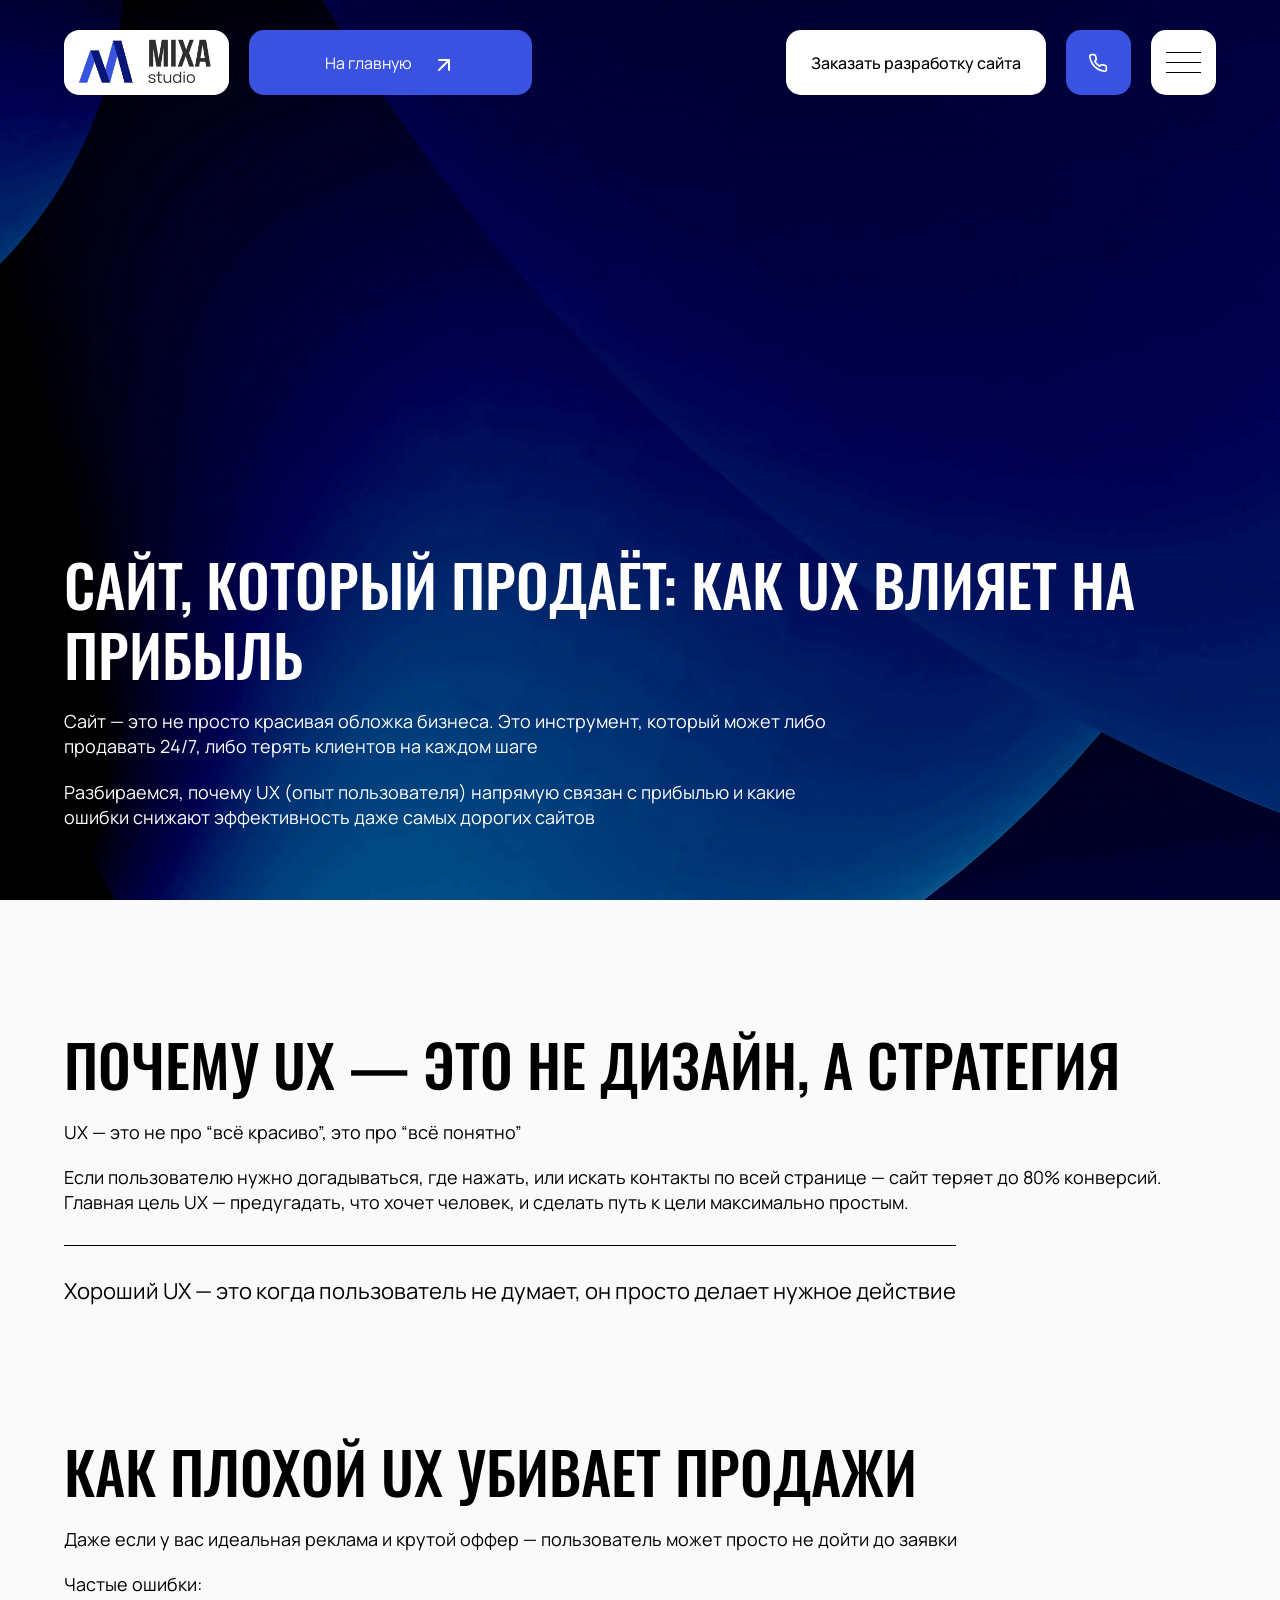
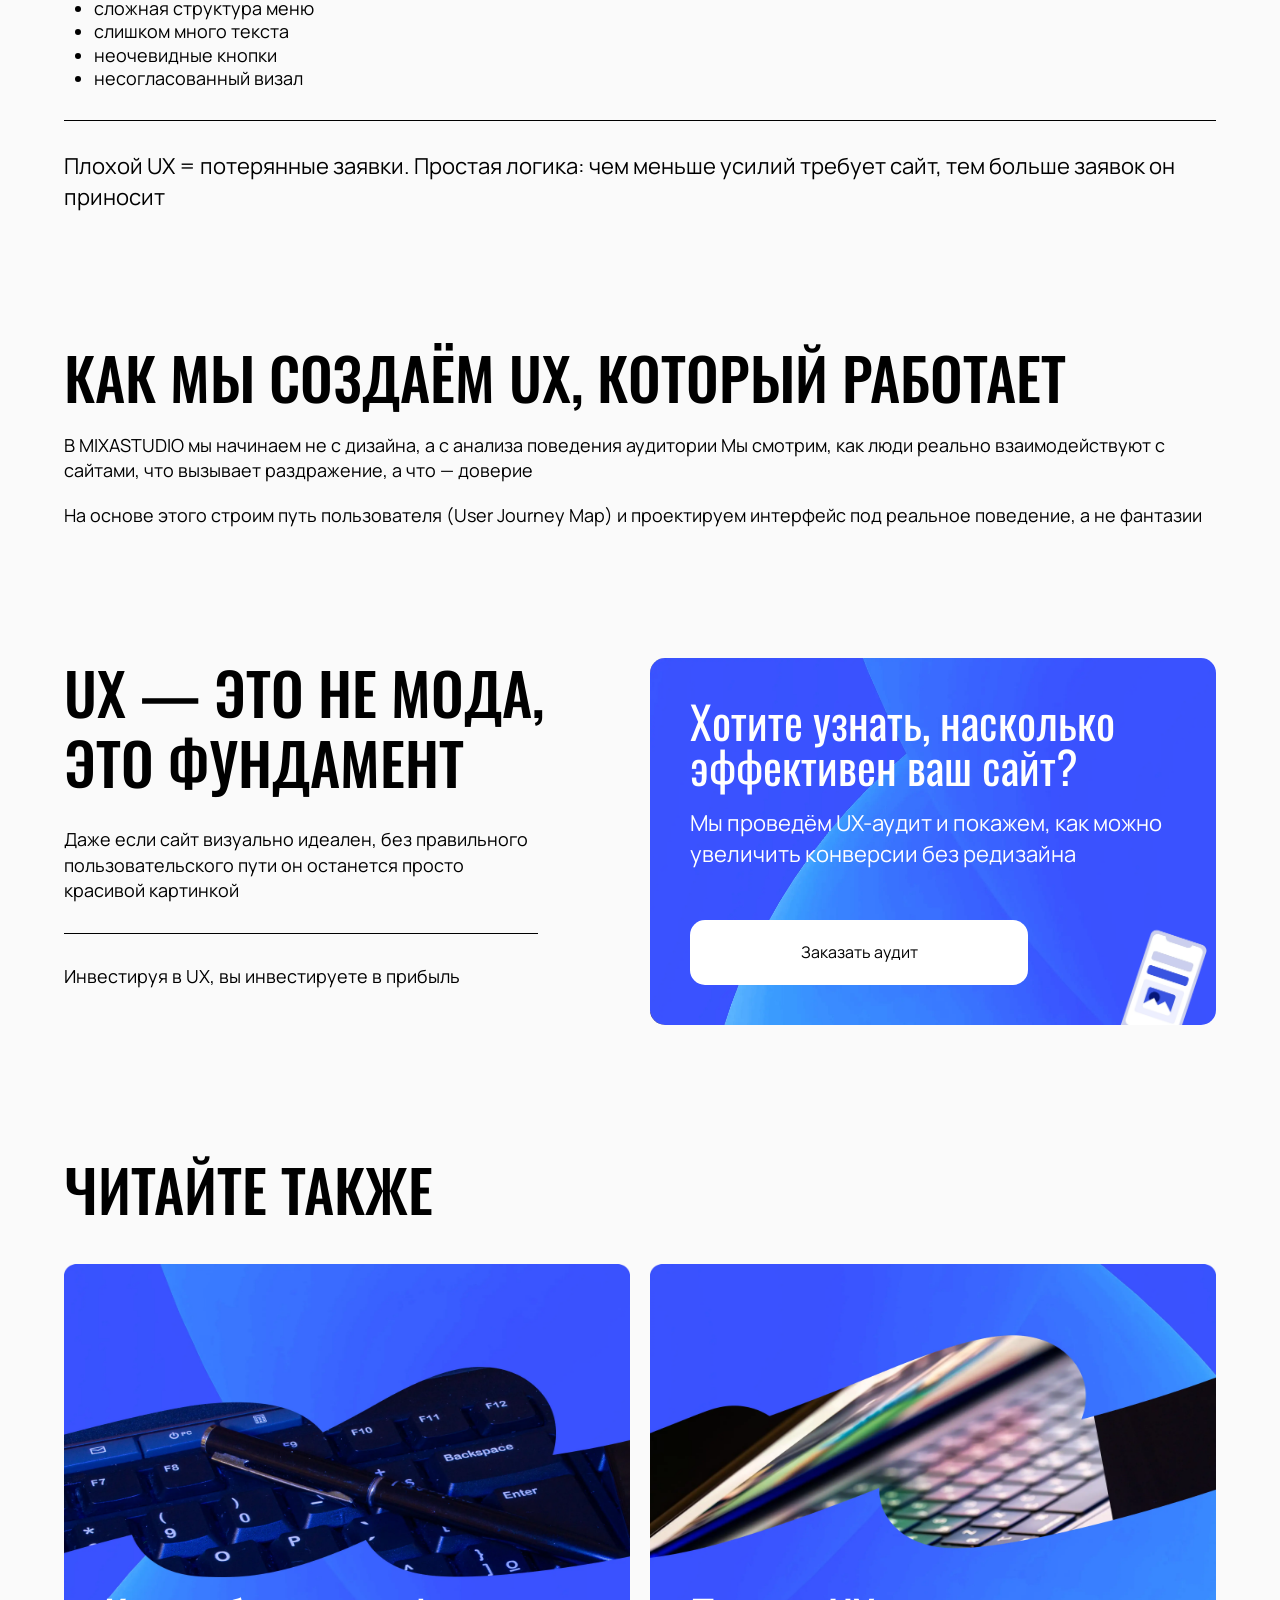
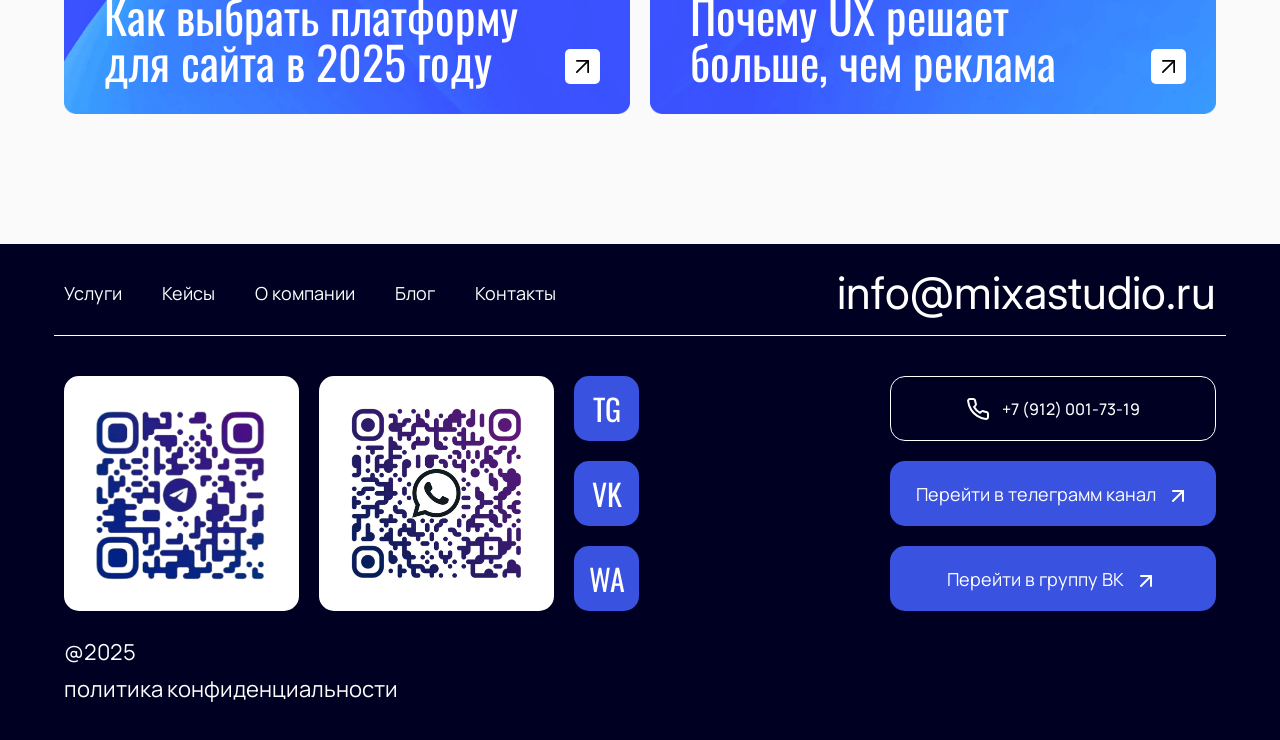
<file: single-blog.html>
<!--header.html-->
  <!doctype html>
<html lang="en">
<head>
  <meta charset="UTF-8">
  <meta name="viewport"
        content="width=device-width, user-scalable=no, initial-scale=1.0, maximum-scale=1.0, minimum-scale=1.0">
  <meta http-equiv="X-UA-Compatible" content="ie=edge">
  <link rel="preconnect" href="https://fonts.googleapis.com">
  <link rel="preconnect" href="https://fonts.gstatic.com" crossorigin>
  <link href="https://fonts.googleapis.com/css2?family=Bebas+Neue&family=Inter:ital,opsz,wght@0,14..32,100..900;1,14..32,100..900&family=Manrope:wght@200..800&display=swap" rel="stylesheet">
  <link href="./fonts/fonts.css">
  <link href="https://fonts.googleapis.com/css2?family=Oswald:wght@200..700&display=swap" rel="stylesheet">
  <link
          rel="stylesheet"
          href="https://cdn.jsdelivr.net/npm/swiper@11/swiper-bundle.min.css"
  />
  <title></title>
<script defer src="js/bundle.js"></script><script defer src="js/style.js"></script><link href="css/style.min.css" rel="stylesheet"></head>
<body>

<div class="fixed-widgets">

  <div class="widgets-list">
    <a href="#" class="widget-link widget-link-mail">
      <img src="./img/icons/widget-mail-ico.svg" alt="">
    </a>
    <a href="#" class="widget-link">WA</a>
    <a href="#" class="widget-link">VK</a>
    <a href="#" class="widget-link">TG</a>
    <a href="#" class="widget-link widget-link-phone">
      <img src="./img/icons/widget-phone-ico.svg" alt="">
    </a>
  </div>

  <button type="button" class="button-widgets"></button>

</div>

<header class="header">
  <div class="header-popup">
    <div class="container-fluid">
      <div class="row align-center">
        <div class="col-lg-6 col-md-6 col-m-6">
          <a href="#" class="logo">
            <img src="./img/logo.webp" alt="">
          </a>
        </div>
        <div class="col-lg-6 col-md-6 col-m-6 d-flex justify-end">
          <button class="popup-button button-popup-close">
            <span class="line"></span>
            <span class="line"></span>
          </button>
        </div>
      </div>
      <nav class="header-nav">
        <div class="menu-wrapper">
          <div class="menu-title">МЕНЮ</div>
          <ul class="main-menu">
            <li>
              <a href="cases-page.html">Кейсы</a>
            </li>
            <li>
              <a href="about.html">О компании</a>
            </li>
            <li>
              <a href="blog.html">Блог</a>
            </li>
            <li>
              <a href="#">Контакты</a>
            </li>
          </ul>
        </div>
        <div class="menu-wrapper">
          <div class="menu-title">УСЛУГИ</div>
          <ul class="main-menu">
            <li>
              <a href="single-service.html">Разработка сайтов под ключ</a>
            </li>
            <li>
              <a href="single-service.html">SEO и реклама</a>
            </li>
            <li>
              <a href="single-service.html">Интеграция и поддержка</a>
            </li>
            <li>
              <a href="single-service.html">Контент и наполнение</a>
            </li>
          </ul>
        </div>
        <div class="menu-wrapper">
          <div class="menu-title">Дополнительно</div>
          <ul class="addition-menu">
            <li>
              <a href="#">Бриф</a>
            </li>
            <li>
              <a href="#">Стать партнером</a>
            </li>
          </ul>
        </div>
      </nav>
      <div class="header-mail">
        <div class="header-contact-title">Электронная почта</div>
        <a href="mailto:info@mixastudio.ru">info@mixastudio.ru</a>
      </div>
      <div class="header-contacts">
        <div class="header-contact-item">
          <div class="header-contact-title">Номер телефона</div>
          <a href="tel:+79120017319" class="btn btn-blue btn-phone">+7 (912) 001-73-19</a>
        </div>
        <div class="header-contact-item">
          <div class="header-contact-title">Социальные сети</div>
          <div class="header-socials">
            <a href="#" class="social-link">TG</a>
            <a href="#" class="social-link">VK</a>
            <a href="#" class="social-link">WA</a>
          </div>
        </div>
        <div class="header-contact-item header-contact-item-copy">
          <p>@2025</p>
          <p><a href="#">политика конфиденциальности</a></p>
        </div>
      </div>
    </div>
  </div>
  <div class="container">
    <div class="row align-center">
      <div class="col-lg-5 col-md-8 col-m-6 col-left">
        <a href="#" class="logo">
          <img src="./img/logo.webp" alt="">
        </a>
        <a href="#" class="btn btn-blue btn-w-arrow btn-header-nav">На главную</a>
      </div>
      <div class="col-lg-7 col-md-4 col-m-6 d-flex justify-end">
        <a href="#" class="btn btn-white">Заказать разработку сайта</a>
        <a href="#" class="header-phone">
          <span class="phone-button"></span>
          <span class="phone-text">+79120017319</span>
        </a>
        <button class="popup-button button-popup-menu">
          <span class="line"></span>
          <span class="line"></span>
          <span class="line"></span>
        </button>
      </div>
    </div>
  </div>
</header>

<a href="#" class="btn btn-blue btn-w-arrow nav-button-header">На главную</a>

<main>




<section class="default-banner default-banner-single animate-section" style="background-image: url(./img/banner-back-default.webp)">
  <div class="container">
    <div class="banner-content">
      <h1>Сайт, который продаёт: как UX влияет на прибыль</h1>
      <div class="description">
        <p>
          Сайт — это не просто красивая обложка бизнеса.
          Это инструмент, который может либо продавать 24/7, либо терять клиентов
          на каждом шаге
        </p>
        <p>
          Разбираемся, почему UX (опыт пользователя) напрямую связан с прибылью
          и какие ошибки снижают эффективность даже самых дорогих сайтов
        </p>
      </div>
    </div>
  </div>
</section>



<section class="single-blog-content">
  <div class="container">
    <h2>Почему UX — это не дизайн, а стратегия</h2>
    <div class="content-block">
      <p>UX — это не про “всё красиво”, это про “всё понятно”</p>
      <p>Если пользователю нужно догадываться, где нажать, или искать контакты по всей странице — сайт теряет до 80% конверсий. Главная цель UX — предугадать, что хочет человек, и сделать путь к цели максимально простым.</p>
    </div>
    <div class="description-bottom">
      <p>Хороший UX — это когда пользователь не думает, он просто делает нужное действие</p>
    </div>
  </div>
</section>

<section class="single-blog-content">
  <div class="container">
    <h2>Как плохой UX убивает продажи</h2>
    <div class="content-block">
      <p>Даже если у вас идеальная реклама и крутой оффер — пользователь может просто не дойти до заявки</p>
      <p>Частые ошибки:</p>
      <ul>
        <li>сложная структура меню</li>
        <li>слишком много текста</li>
        <li>неочевидные кнопки</li>
        <li>несогласованный визал</li>
      </ul>
    </div>
    <div class="description-bottom">
      <p>Плохой UX = потерянные заявки. Простая логика: чем меньше усилий требует сайт, тем больше заявок он приносит</p>
    </div>
  </div>
</section>

<section class="single-blog-content">
  <div class="container">
    <h2>Как мы создаём UX, который работает</h2>
    <div class="content-block">
      <p>В MIXASTUDIO мы начинаем не с дизайна, а с анализа поведения аудитории Мы смотрим, как люди реально взаимодействуют с сайтами, что вызывает раздражение, а что — доверие</p>
      <p>На основе этого строим путь пользователя (User Journey Map)
        и проектируем интерфейс под реальное поведение, а не фантазии</p>
    </div>
  </div>
</section>

<section class="blog-section-promo blog-section-promo-light">
  <div class="container">
    <div class="row">
      <div class="col-lg-6 col-md-12 col-m-12">
        <h2>UX — это не мода, это фундамент</h2>
        <div class="description">
          <p>Даже если сайт визуально идеален, без правильного пользовательского пути он останется просто красивой картинкой</p>
        </div>
        <div class="description description-bottom">
          <p>Инвестируя в UX, вы инвестируете в прибыль</p>
        </div>
      </div>
      <div class="col-lg-6 col-md-12 col-m-12">
        <div class="blog-benefit-promo">
          <div class="title">Хотите узнать, насколько эффективен ваш сайт?</div>
          <div class="description">
            <p>Мы проведём UX-аудит и покажем, как можно увеличить конверсии без редизайна</p>
          </div>
          <a href="#" class="btn btn-white">Заказать аудит</a>
        </div>
      </div>
    </div>
  </div>
</section>


<section class="related-blog-section">
  <div class="container">
    <h2>читайте также</h2>
    <div class="row">
      <article class="col-lg-6 col-md-6 col-m-12">
        <a href="single-blog.html" class="blog-card">
          <div class="blog-card-image" style="background-image: url(./img/blog-card-back1.webp)"></div>
          <div class="blog-card-title">Как выбрать платформу для сайта в 2025 году</div>
        </a>
      </article>
      <article class="col-lg-6 col-md-6 col-m-12">
        <a href="single-blog.html" class="blog-card">
          <div class="blog-card-image" style="background-image: url(./img/blog-card-back2.webp)"></div>
          <div class="blog-card-title">Почему UX решает больше, чем реклама </div>
        </a>
      </article>
    </div>
  </div>
</section>

<!--footer.html-->
</main>

<footer class="footer animate-section">
    <div class="container">
      <div class="row row-top">
        <div class="col-lg-7 col-md-12 col-m-12">
          <nav class="footer-nav">
            <ul class="footer-menu">
              <li>
                <a href="services.html">Услуги</a>
              </li>
              <li>
                <a href="cases-page.html">Кейсы</a>
              </li>
              <li>
                <a href="about.html">О компании</a>
              </li>
              <li>
                <a href="blog.html">Блог</a>
              </li>
              <li>
                <a href="#">Контакты</a>
              </li>
            </ul>
          </nav>
        </div>
        <div class="col-lg-5 col-md-12 col-m-12">
          <a href="#" class="footer-mail">info@mixastudio.ru</a>
        </div>
      </div>
      <div class="row row-bottom">
        <div class="col-lg-7 col-md-12 col-m-12">
          <div class="footer-left">
            <div class="footer-qr footer-qr-telegram">
              <img src="./img/footer-qr.webp" alt="footer-qr-image">
            </div>
            <div class="footer-qr footer-qr-whatsapp">
              <img src="./img/footer-qr-whatsapp.webp" alt="footer-qr-image">
            </div>
            <a href="#" class="btn btn-phone btn-mobile">+7 (912) 001-73-19</a>
            <div class="footer-socials">
              <a href="#" class="social-link">TG</a>
              <a href="#" class="social-link">VK</a>
              <a href="#" class="social-link">WA</a>
            </div>
          </div>
        </div>
        <div class="col-lg-5 col-md-12 col-m-12">
          <div class="footer-right">
            <div class="footer-buttons">
              <a href="#" class="btn btn-phone btn-pc">+7 (912) 001-73-19</a>
              <a href="#" class="btn btn-blue btn-w-arrow btn-mobile">Перейти в WhatsApp</a>
              <a href="#" class="btn btn-blue btn-w-arrow">Перейти в телеграмм канал</a>
              <a href="#" class="btn btn-blue btn-w-arrow">Перейти в группу ВК</a>
            </div>
          </div>
        </div>
        <div class="col-lg-12 col-md-12 col-m-12">
          <div class="footer-copy">
            <p>@2025</p>
            <p>
              <a href="#">политика конфиденциальности</a>
            </p>
          </div>
        </div>
      </div>
    </div>
</footer>

<div class="modal-dialog modal-form" style="display: none;">
  <div class="modal-content">
    <div class="modal-body">
      <button type="button" class="modal-close d-none d-xl-inline-block" data-dismiss="modal" aria-label="Close">
        <span aria-hidden="true"></span>
      </button>
      <div class="modal-wrapper">
        <div class="modal-title">Заказать звонок</div>
        <div class="wpcf7 js" id="wpcf7-f94-o2" lang="ru-RU" dir="ltr" data-wpcf7-id="94">
          <div class="screen-reader-response"><p role="status" aria-live="polite" aria-atomic="true"></p> <ul></ul></div>
          <form action="/#wpcf7-f94-o2" method="post" class="wpcf7-form init" aria-label="Контактная форма" novalidate="novalidate" data-status="init">
            <fieldset class="hidden-fields-container"><input type="hidden" name="_wpcf7" value="94"><input type="hidden" name="_wpcf7_version" value="6.1.4"><input type="hidden" name="_wpcf7_locale" value="ru_RU"><input type="hidden" name="_wpcf7_unit_tag" value="wpcf7-f94-o2"><input type="hidden" name="_wpcf7_container_post" value="0"><input type="hidden" name="_wpcf7_posted_data_hash" value="">
            </fieldset>
            <p><span class="wpcf7-form-control-wrap" data-name="fullname"><input size="40" maxlength="400" class="wpcf7-form-control wpcf7-text" autocomplete="name" aria-invalid="false" value="Ваше имя" type="text" name="fullname"></span><br>
              <span class="wpcf7-form-control-wrap" data-name="phone"><input size="40" maxlength="12" class="wpcf7-form-control wpcf7-tel wpcf7-validates-as-required wpcf7-text wpcf7-validates-as-tel" aria-required="true" aria-invalid="false" placeholder="Ваш телефон" value="" type="tel" name="phone"></span><br>
              <input class="wpcf7-form-control wpcf7-submit has-spinner" type="submit" value="Оставить заявку"><span class="wpcf7-spinner"></span>
            </p><div class="wpcf7-response-output" aria-hidden="true"></div>
          </form>
        </div>
      </div>
    </div>
  </div>
</div>

<div class="modal-dialog modal-thanks" style="display: none;">
  <div class="modal-content">
    <div class="modal-body">
      <button type="button" class="modal-close d-none d-xl-inline-block" data-dismiss="modal" aria-label="Close">
        <span aria-hidden="true"></span>
      </button>
      <div class="modal-wrapper">
        <div class="modal-ico">
          <img src="./img/thanks-image-popup.webp" alt="">
        </div>
        <div class="modal-title">Спасибо!</div>
        <p>Ваше сообщение отправлено.</p>
        <p>Мы свяжемся с Вами в течение дня.</p>
      </div>
    </div>
  </div>
</div>

<script src="https://cdn.jsdelivr.net/npm/swiper@11/swiper-bundle.min.js"></script>
</body>
</html>
</file>
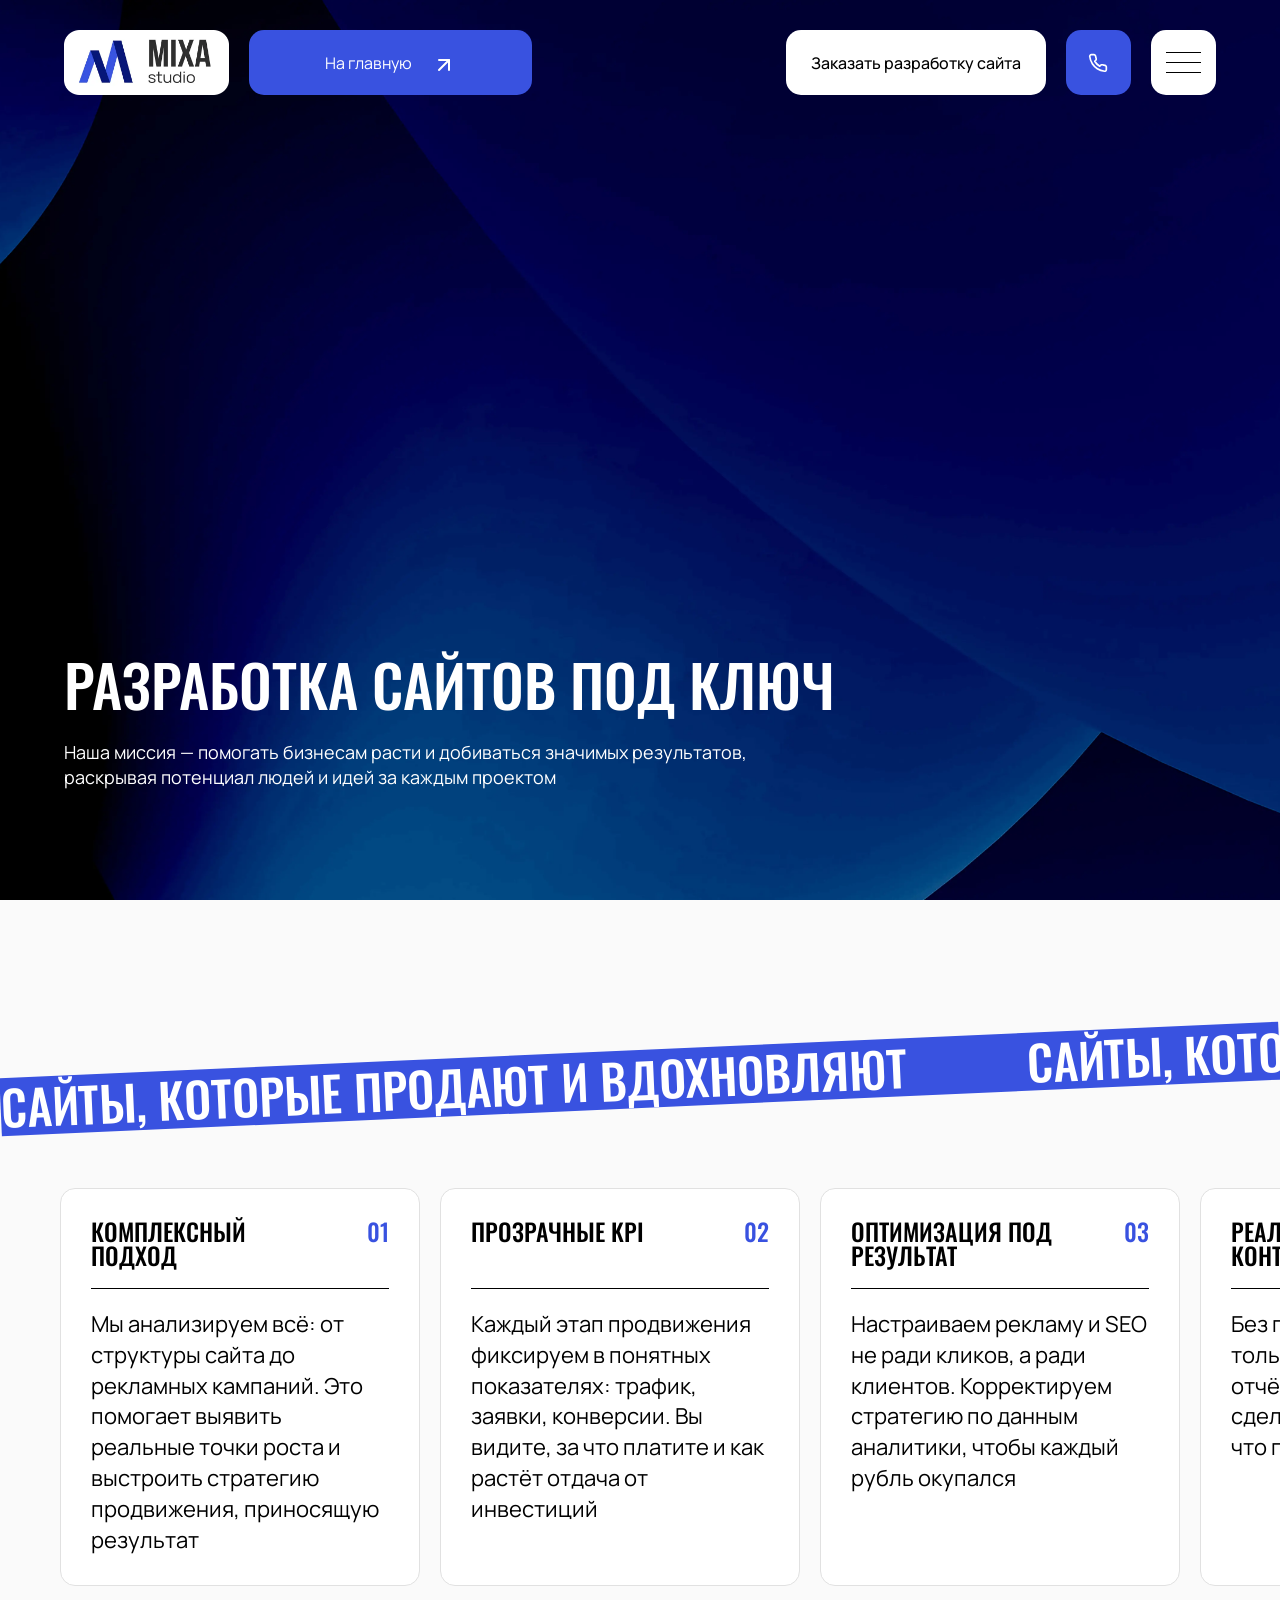
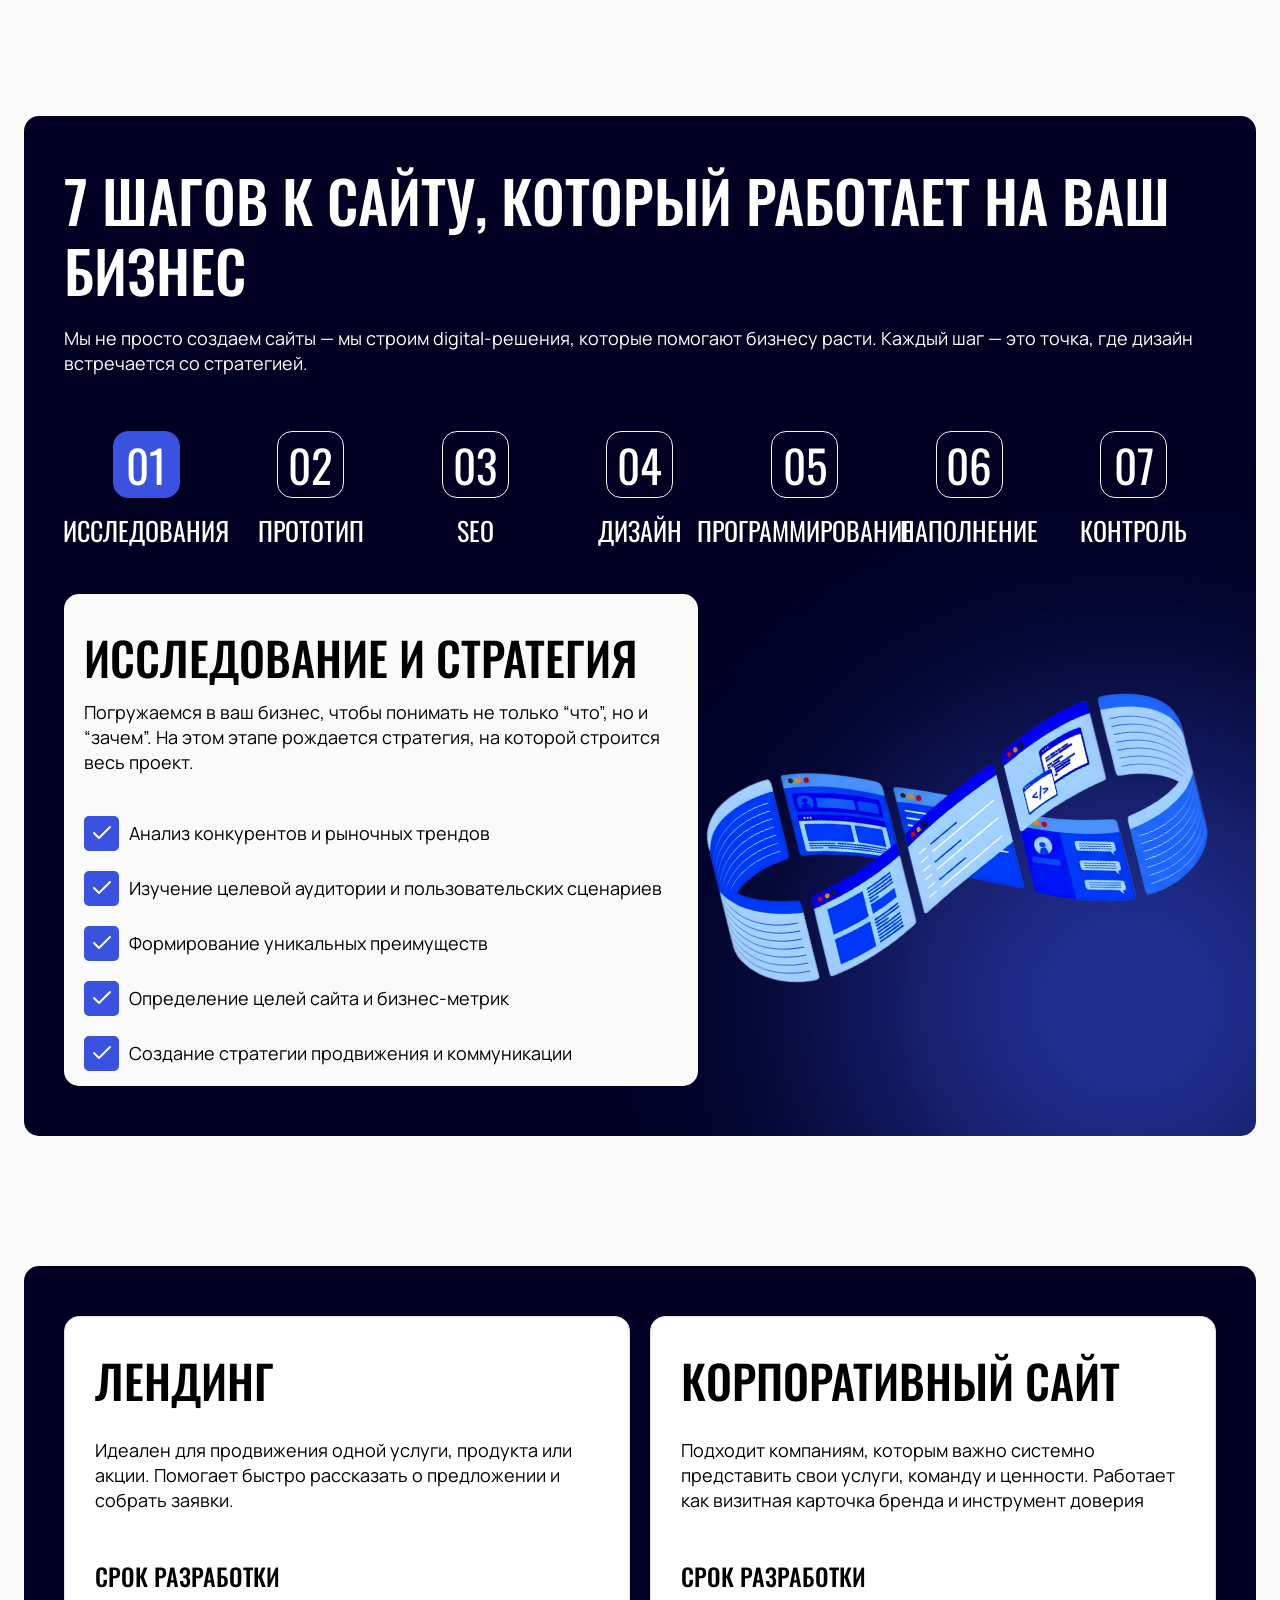
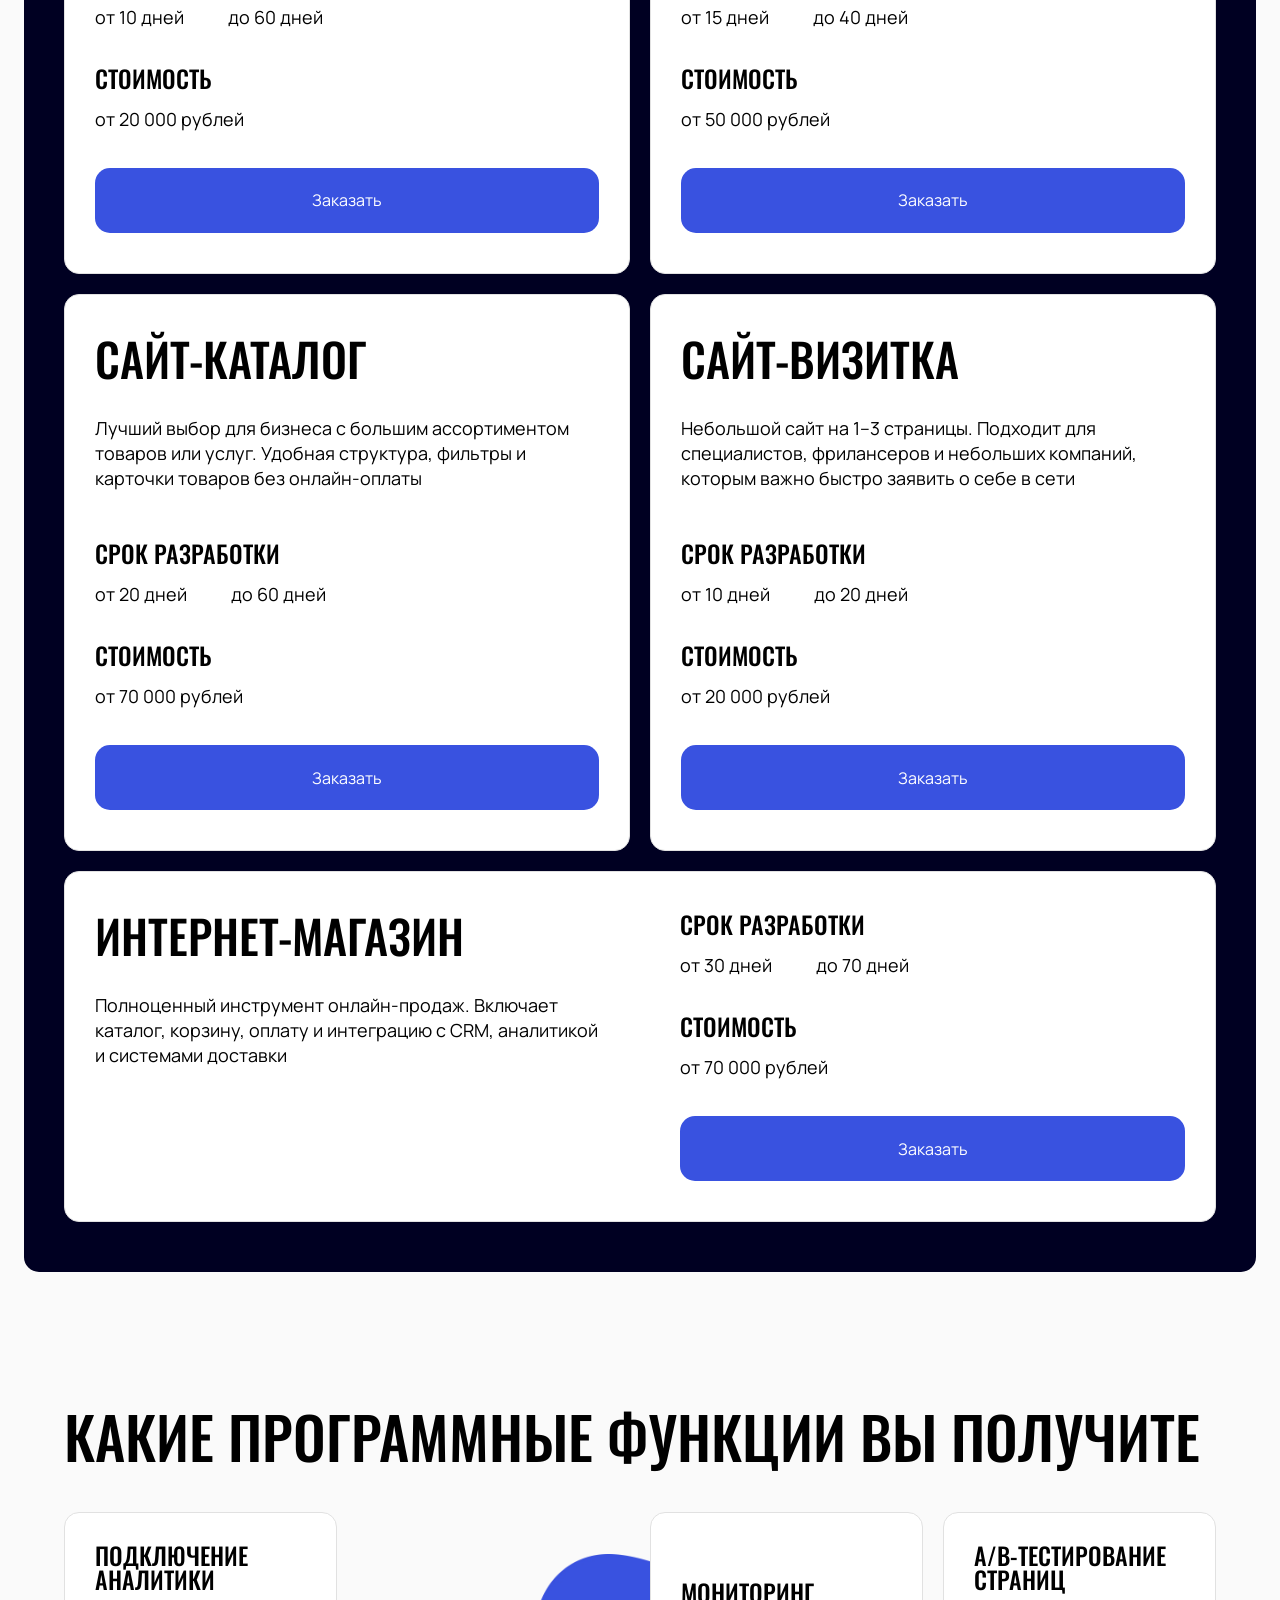
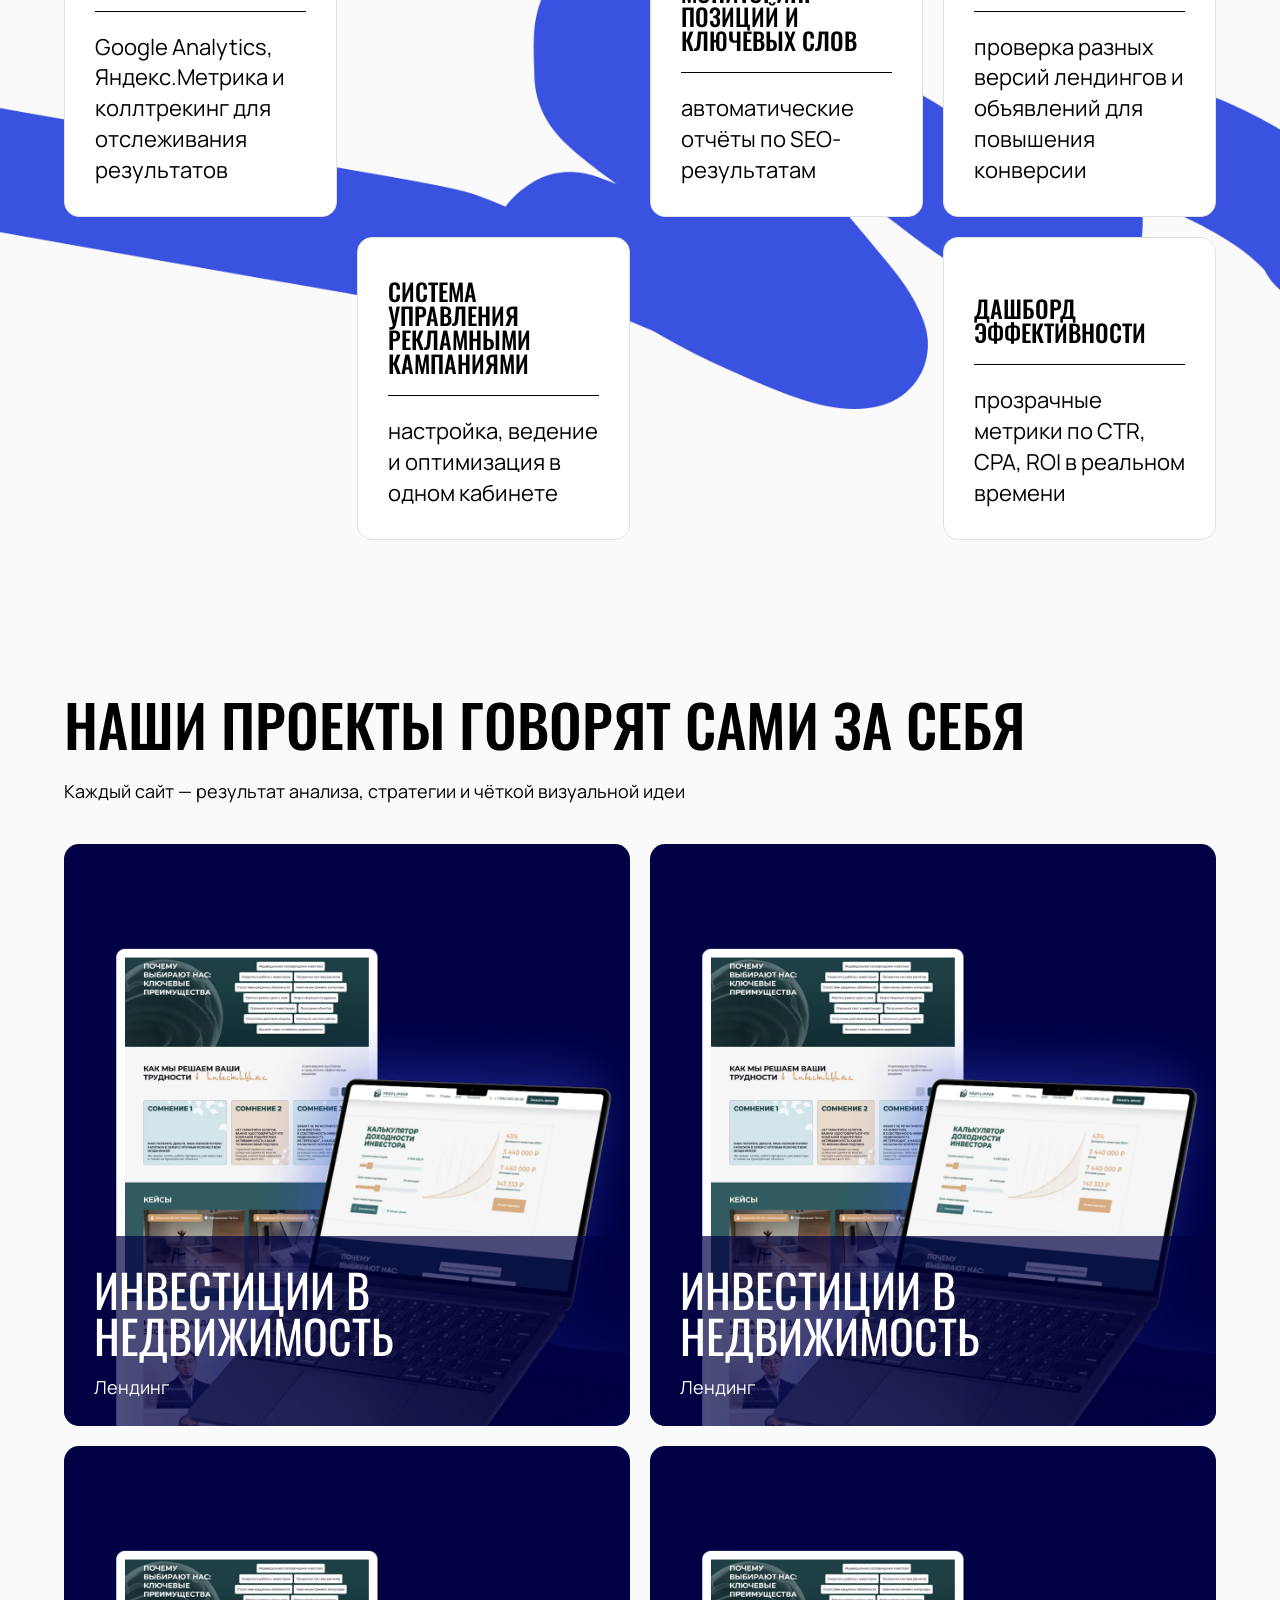
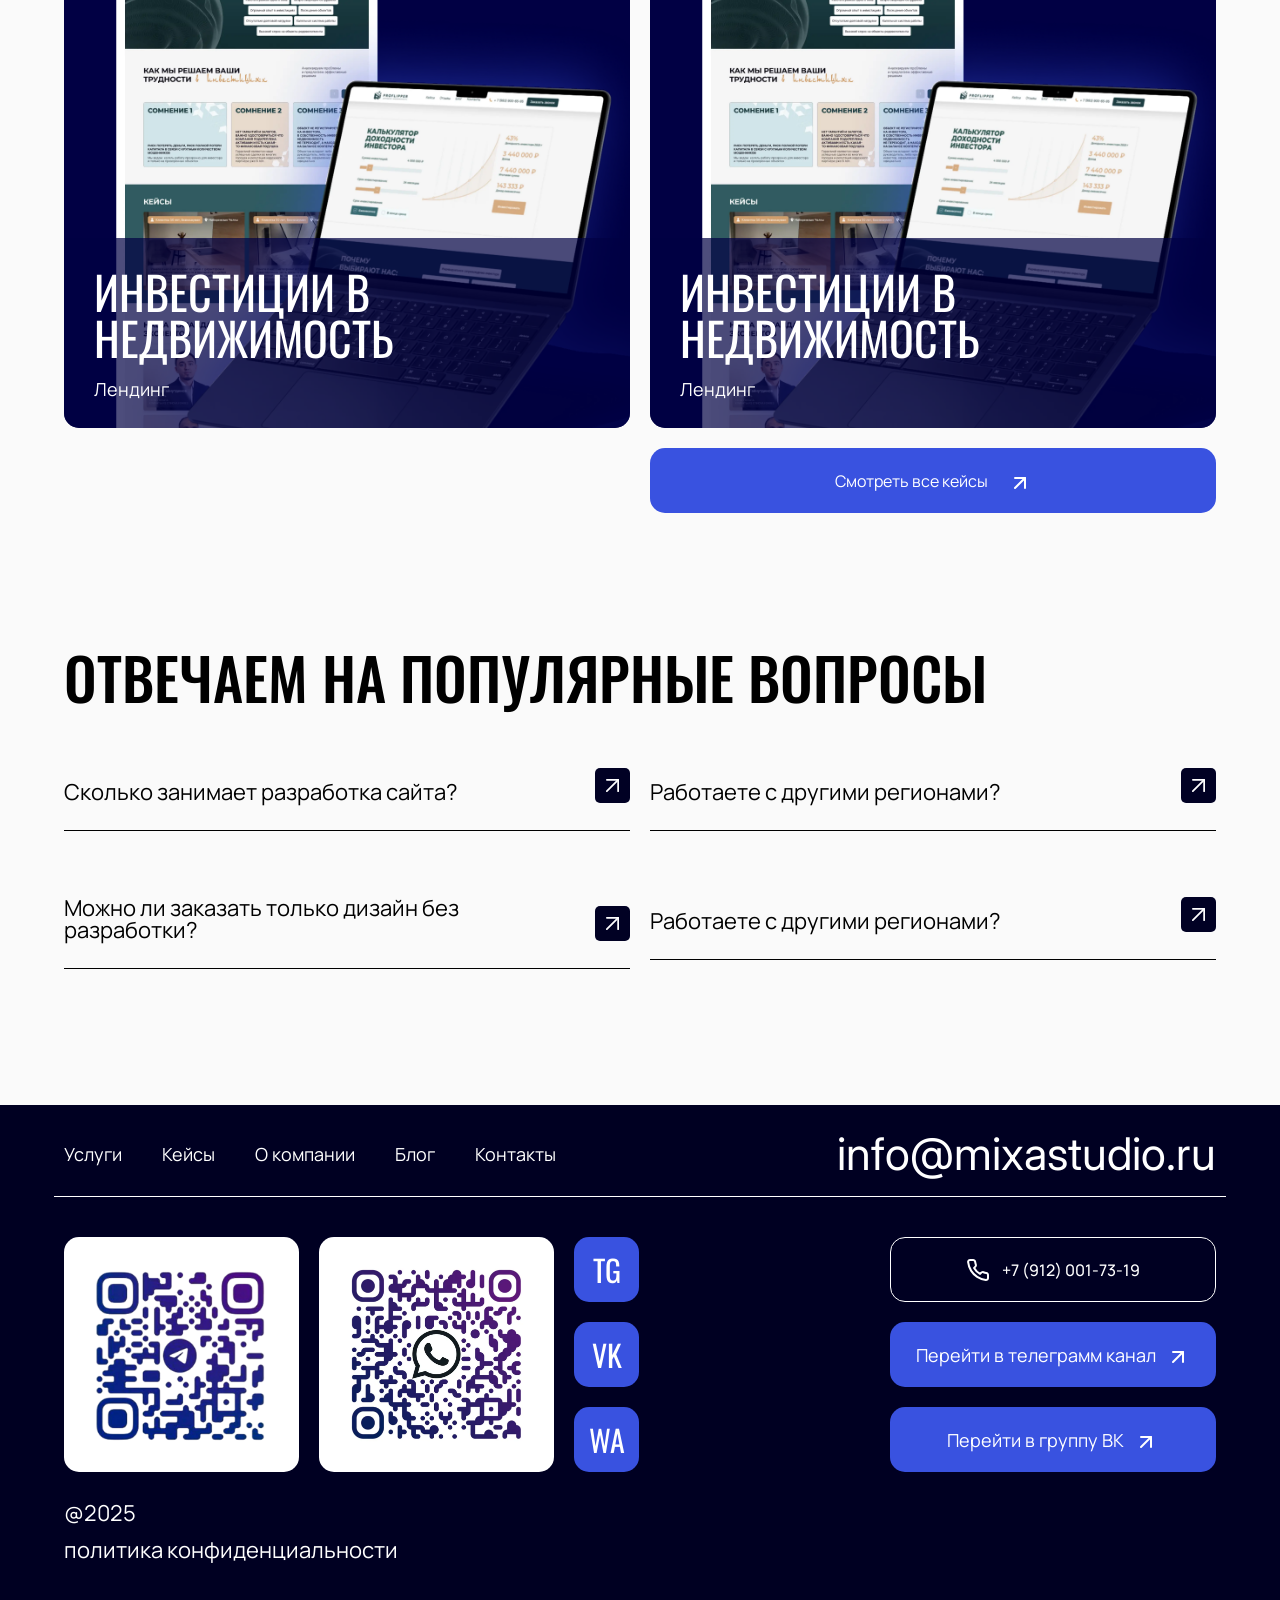
<file: single-service.html>
<!--header.html-->
  <!doctype html>
<html lang="en">
<head>
  <meta charset="UTF-8">
  <meta name="viewport"
        content="width=device-width, user-scalable=no, initial-scale=1.0, maximum-scale=1.0, minimum-scale=1.0">
  <meta http-equiv="X-UA-Compatible" content="ie=edge">
  <link rel="preconnect" href="https://fonts.googleapis.com">
  <link rel="preconnect" href="https://fonts.gstatic.com" crossorigin>
  <link href="https://fonts.googleapis.com/css2?family=Bebas+Neue&family=Inter:ital,opsz,wght@0,14..32,100..900;1,14..32,100..900&family=Manrope:wght@200..800&display=swap" rel="stylesheet">
  <link href="./fonts/fonts.css">
  <link href="https://fonts.googleapis.com/css2?family=Oswald:wght@200..700&display=swap" rel="stylesheet">
  <link
          rel="stylesheet"
          href="https://cdn.jsdelivr.net/npm/swiper@11/swiper-bundle.min.css"
  />
  <title></title>
<script defer src="js/bundle.js"></script><script defer src="js/style.js"></script><link href="css/style.min.css" rel="stylesheet"></head>
<body>

<div class="fixed-widgets">

  <div class="widgets-list">
    <a href="#" class="widget-link widget-link-mail">
      <img src="./img/icons/widget-mail-ico.svg" alt="">
    </a>
    <a href="#" class="widget-link">WA</a>
    <a href="#" class="widget-link">VK</a>
    <a href="#" class="widget-link">TG</a>
    <a href="#" class="widget-link widget-link-phone">
      <img src="./img/icons/widget-phone-ico.svg" alt="">
    </a>
  </div>

  <button type="button" class="button-widgets"></button>

</div>

<header class="header">
  <div class="header-popup">
    <div class="container-fluid">
      <div class="row align-center">
        <div class="col-lg-6 col-md-6 col-m-6">
          <a href="#" class="logo">
            <img src="./img/logo.webp" alt="">
          </a>
        </div>
        <div class="col-lg-6 col-md-6 col-m-6 d-flex justify-end">
          <button class="popup-button button-popup-close">
            <span class="line"></span>
            <span class="line"></span>
          </button>
        </div>
      </div>
      <nav class="header-nav">
        <div class="menu-wrapper">
          <div class="menu-title">МЕНЮ</div>
          <ul class="main-menu">
            <li>
              <a href="cases-page.html">Кейсы</a>
            </li>
            <li>
              <a href="about.html">О компании</a>
            </li>
            <li>
              <a href="blog.html">Блог</a>
            </li>
            <li>
              <a href="#">Контакты</a>
            </li>
          </ul>
        </div>
        <div class="menu-wrapper">
          <div class="menu-title">УСЛУГИ</div>
          <ul class="main-menu">
            <li>
              <a href="single-service.html">Разработка сайтов под ключ</a>
            </li>
            <li>
              <a href="single-service.html">SEO и реклама</a>
            </li>
            <li>
              <a href="single-service.html">Интеграция и поддержка</a>
            </li>
            <li>
              <a href="single-service.html">Контент и наполнение</a>
            </li>
          </ul>
        </div>
        <div class="menu-wrapper">
          <div class="menu-title">Дополнительно</div>
          <ul class="addition-menu">
            <li>
              <a href="#">Бриф</a>
            </li>
            <li>
              <a href="#">Стать партнером</a>
            </li>
          </ul>
        </div>
      </nav>
      <div class="header-mail">
        <div class="header-contact-title">Электронная почта</div>
        <a href="mailto:info@mixastudio.ru">info@mixastudio.ru</a>
      </div>
      <div class="header-contacts">
        <div class="header-contact-item">
          <div class="header-contact-title">Номер телефона</div>
          <a href="tel:+79120017319" class="btn btn-blue btn-phone">+7 (912) 001-73-19</a>
        </div>
        <div class="header-contact-item">
          <div class="header-contact-title">Социальные сети</div>
          <div class="header-socials">
            <a href="#" class="social-link">TG</a>
            <a href="#" class="social-link">VK</a>
            <a href="#" class="social-link">WA</a>
          </div>
        </div>
        <div class="header-contact-item header-contact-item-copy">
          <p>@2025</p>
          <p><a href="#">политика конфиденциальности</a></p>
        </div>
      </div>
    </div>
  </div>
  <div class="container">
    <div class="row align-center">
      <div class="col-lg-5 col-md-8 col-m-6 col-left">
        <a href="#" class="logo">
          <img src="./img/logo.webp" alt="">
        </a>
        <a href="#" class="btn btn-blue btn-w-arrow btn-header-nav">На главную</a>
      </div>
      <div class="col-lg-7 col-md-4 col-m-6 d-flex justify-end">
        <a href="#" class="btn btn-white">Заказать разработку сайта</a>
        <a href="#" class="header-phone">
          <span class="phone-button"></span>
          <span class="phone-text">+79120017319</span>
        </a>
        <button class="popup-button button-popup-menu">
          <span class="line"></span>
          <span class="line"></span>
          <span class="line"></span>
        </button>
      </div>
    </div>
  </div>
</header>

<a href="#" class="btn btn-blue btn-w-arrow nav-button-header">На главную</a>

<main>




<section class="default-banner default-banner-service animate-section" style="background-image: url(./img/banner-back-default.webp)">
  <div class="container">
    <div class="banner-content">
      <h1>Разработка сайтов под ключ</h1>
      <div class="description">
        <p>Наша миссия — помогать бизнесам расти и добиваться значимых результатов, раскрывая потенциал людей и идей за каждым проектом</p>
      </div>
      <a href="#" class="btn btn-white btn-mobile">Заказать разработку сайта</a>
    </div>
  </div>
</section>

<section class="running-line-section">
  <div class="container-fluid">
    <div class="running-line-wrapper">
      <div class="running-line">Сайты, которые продают и вдохновляют</div>
    </div>
  </div>
  <div class="benefits-cards">
    <div class="card-wrapper">
      <div class="card-title">Комплексный подход</div>
      <div class="card-description">
        <p>Мы анализируем всё:
          от структуры сайта до рекламных кампаний. Это помогает выявить реальные точки роста и выстроить стратегию продвижения, приносящую результат</p>
      </div>
    </div>
    <div class="card-wrapper">
      <div class="card-title">Прозрачные KPI</div>
      <div class="card-description">
        <p>Каждый этап продвижения фиксируем в понятных показателях: трафик, заявки, конверсии. Вы видите, за что платите и как растёт отдача от инвестиций</p>
      </div>
    </div>
    <div class="card-wrapper">
      <div class="card-title">Оптимизация под результат</div>
      <div class="card-description">
        <p>Настраиваем рекламу и SEO
          не ради кликов, а ради клиентов. Корректируем стратегию по данным аналитики, чтобы каждый рубль окупался</p>
      </div>
    </div>
    <div class="card-wrapper">
      <div class="card-title">Реальные сроки и контроль</div>
      <div class="card-description">
        <p>Без пустых обещаний — только реальные сроки
          и отчётность. Вы знаете,
          что сделано, что
          в процессе и что планируется дальше</p>
      </div>
    </div>
    <div class="card-wrapper">
      <div class="card-title">Готовое решение под ключ</div>
      <div class="card-description">
        <p>Вы получаете не просто рекламную кампанию,
          а систему, которая стабильно генерирует заявки. Мы берём на себя стратегию, настройку, аналитику и сопровождение.</p>
      </div>
    </div>
  </div>
</section>

<section class="steps-business-section animate-section">
  <div class="container-fluid">
    <div class="steps-tabs">
      <div class="container">
        <div class="steps-header">
          <h2>7 шагов к сайту, который работает на ваш бизнес</h2>
          <div class="description">
            <p>Мы не просто создаем сайты — мы строим digital-решения, которые помогают бизнесу расти. Каждый шаг — это точка, где дизайн встречается со стратегией.</p>
          </div>
        </div>
        <div class="tabs-block">
          <div class="tabs-nav">
            <button type="button" class="nav-button" data-tab-id="1">Исследования</button>
            <button type="button" class="nav-button" data-tab-id="2">прототип</button>
            <button type="button" class="nav-button" data-tab-id="3">SEO</button>
            <button type="button" class="nav-button" data-tab-id="4">ДИЗАЙН</button>
            <button type="button" class="nav-button" data-tab-id="5">ПРОГРАММИРОВАНИЕ</button>
            <button type="button" class="nav-button" data-tab-id="6">НАПОЛНЕНИЕ</button>
            <button type="button" class="nav-button" data-tab-id="7">КОНТРОЛЬ</button>
          </div>
          <div class="tab-panels">
            <div class="tab-panel" data-tab-id="1">
              <div class="tab-panel-content">
                <div class="tab-title">Исследование и стратегия</div>
                <div class="tab-description">
                  <p>Погружаемся в ваш бизнес, чтобы понимать не только “что”, но и “зачем”. На этом этапе рождается стратегия, на которой строится весь проект.</p>
                </div>
                <div class="tab-panel-benefits">
                  <div class="tab-benefit text-with-checkmark">Анализ конкурентов и рыночных трендов</div>
                  <div class="tab-benefit text-with-checkmark">Изучение целевой аудитории и пользовательских сценариев</div>
                  <div class="tab-benefit text-with-checkmark">Формирование уникальных преимуществ</div>
                  <div class="tab-benefit text-with-checkmark">Определение целей сайта и бизнес-метрик</div>
                  <div class="tab-benefit text-with-checkmark">Создание стратегии продвижения и коммуникации</div>
                </div>
              </div>
            </div>
            <div class="tab-panel" data-tab-id="2">
              <div class="tab-panel-content">
                <div class="tab-content-header">
                  <div class="tab-title">Прототип и структура</div>
                  <div class="tab-description">
                    <p>Создаём логику взаимодействия пользователя с сайтом. Формируем структуру, ведущую к целевому действию без лишних шагов</p>
                  </div>
                </div>
                <div class="tab-panel-benefits">
                  <div class="tab-benefit text-with-checkmark">Разработка структуры и пользовательских сценариев</div>
                  <div class="tab-benefit text-with-checkmark">Создание UX-карты (карты экранов и переходов)</div>
                  <div class="tab-benefit text-with-checkmark">Проработка навигации и CTA-точек</div>
                  <div class="tab-benefit text-with-checkmark">Создание интерактивного прототипа</div>
                  <div class="tab-benefit text-with-checkmark">Тестирование сценариев и согласование</div>
                </div>
              </div>
            </div>
            <div class="tab-panel" data-tab-id="3">
              <div class="tab-panel-content">
                <div class="tab-content-header">
                  <div class="tab-title">SEO и аналитика</div>
                  <div class="tab-description">
                    <p>С самого начала создаём технически корректную
                      и SEO-оптимизированную платформу</p>
                  </div>
                </div>
                <div class="tab-panel-benefits">
                  <div class="tab-benefit text-with-checkmark">Анализ ключевых запросов и семантики</div>
                  <div class="tab-benefit text-with-checkmark">Разработка SEO-структуры сайта</div>
                  <div class="tab-benefit text-with-checkmark">Настройка мета-тегов, заголовков, URL</div>
                  <div class="tab-benefit text-with-checkmark">Оптимизация скорости и кода</div>
                  <div class="tab-benefit text-with-checkmark">Подключение систем аналитики (GA, Яндекс.Метрика)</div>
                </div>
              </div>
            </div>
            <div class="tab-panel" data-tab-id="4">
              <div class="tab-panel-content">
                <div class="tab-content-header">
                  <div class="tab-title">Дизайн и визуальная система</div>
                  <div class="tab-description">
                    <p>Воплощаем стратегию через визуальный язык бренда. Дизайн, который вызывает доверие и работает на эмоции.</p>
                  </div>
                </div>
                <div class="tab-panel-benefits">
                  <div class="tab-benefit text-with-checkmark">Разработка визуальной концепции</div>
                  <div class="tab-benefit text-with-checkmark">Создание UI-системы (стили, шрифты, цвета, сетки)</div>
                  <div class="tab-benefit text-with-checkmark">Дизайн ключевых экранов и адаптивов</div>
                  <div class="tab-benefit text-with-checkmark">Подготовка UI-kit и анимаций</div>
                  <div class="tab-benefit text-with-checkmark">Финальная презентация дизайна</div>
                </div>
              </div>
            </div>
            <div class="tab-panel" data-tab-id="5">
              <div class="tab-panel-content">
                <div class="tab-content-header">
                  <div class="tab-title">Программирование и сборка</div>
                  <div class="tab-description">
                    <p>Переводим дизайн в код, делаем сайт живым, удобным и быстрым</p>
                  </div>
                </div>
                <div class="tab-panel-benefits">
                  <div class="tab-benefit text-with-checkmark">Верстка и адаптация под мобильные устройства</div>
                  <div class="tab-benefit text-with-checkmark">Интеграция CMS (Tilda, WordPress, Bitrix и др.)</div>
                  <div class="tab-benefit text-with-checkmark">Настройка форм, заявок, CRM и аналитики</div>
                  <div class="tab-benefit text-with-checkmark">Оптимизация скорости и безопасности</div>
                  <div class="tab-benefit text-with-checkmark">Тестирование и устранение багов</div>
                </div>
              </div>
            </div>
            <div class="tab-panel" data-tab-id="6">
              <div class="tab-panel-content">
                <div class="tab-content-header">
                  <div class="tab-title">Контент и наполнение</div>
                  <div class="tab-description">
                    <p>Заполняем сайт контентом, который продаёт и рассказывает о вас</p>
                  </div>
                </div>
                <div class="tab-panel-benefits">
                  <div class="tab-benefit text-with-checkmark">Верстка и адаптация под мобильные устройства</div>
                  <div class="tab-benefit text-with-checkmark">Интеграция CMS (Tilda, WordPress, Bitrix и др.)</div>
                  <div class="tab-benefit text-with-checkmark">Настройка форм, заявок, CRM и аналитики</div>
                  <div class="tab-benefit text-with-checkmark">Оптимизация скорости и безопасности</div>
                  <div class="tab-benefit text-with-checkmark">Тестирование и устранение багов</div>
                </div>
              </div>
            </div>
            <div class="tab-panel" data-tab-id="7">
              <div class="tab-panel-content">
                <div class="tab-content-header">
                  <div class="tab-title">Поддержка и развитие</div>
                  <div class="tab-description">
                    <p>Не оставляем проект после релиза — помогаем ему расти и приносить прибыль</p>
                  </div>
                </div>
                <div class="tab-panel-benefits">
                  <div class="tab-benefit text-with-checkmark">Мониторинг аналитики и поведения пользователей</div>
                  <div class="tab-benefit text-with-checkmark">Внесение улучшений и обновлений</div>
                  <div class="tab-benefit text-with-checkmark">Техническая поддержка и бэкапы</div>
                  <div class="tab-benefit text-with-checkmark">Оптимизация SEO и рекламных кампаний</div>
                  <div class="tab-benefit text-with-checkmark">Консультации и развитие стратегии</div>
                </div>
              </div>
            </div>
            <div class="tab-panel-image">
              <img src="./img/steps-bussiness-img.png" alt="">
            </div>
          </div>
        </div>
      </div>
    </div>
  </div>
</section>


<section class="service-main-section">
  <div class="container-fluid">
    <div class="service-main-wrapper">
      <div class="card-wrapper service-card">
        <div class="card-header">
          <div class="card-title">ЛЕНДИНГ</div>
          <div class="card-content">
            <p>Идеален для продвижения одной услуги, продукта или акции. Помогает быстро рассказать о предложении и собрать заявки.</p>
          </div>
        </div>
        <div class="card-bottom">
          <div class="card-option-wrapper">
            <div class="card-subtitle">срок разработки</div>
            <div class="card-options">
              <div class="option-item">от 10 дней</div>
              <div class="option-item">до 60 дней</div>
            </div>
          </div>
          <div class="card-option-wrapper">
            <div class="card-subtitle">Стоимость</div>
            <div class="card-options">
              <div class="option-item">от 20 000 рублей</div>
            </div>
          </div>
          <a href="#" class="btn btn-blue">Заказать</a>
        </div>
      </div>
      <div class="card-wrapper service-card">
      <div class="card-header">
        <div class="card-title">Корпоративный сайт</div>
        <div class="card-content">
          <p>Подходит компаниям, которым важно системно представить свои услуги, команду и ценности. Работает как визитная карточка бренда и инструмент доверия</p>
        </div>
      </div>
      <div class="card-bottom">
        <div class="card-option-wrapper">
          <div class="card-subtitle">срок разработки</div>
          <div class="card-options">
            <div class="option-item">от 15 дней</div>
            <div class="option-item">до 40 дней</div>
          </div>
        </div>
        <div class="card-option-wrapper">
          <div class="card-subtitle">Стоимость</div>
          <div class="card-options">
            <div class="option-item">от 50 000 рублей</div>
          </div>
        </div>
        <a href="#" class="btn btn-blue">Заказать</a>
      </div>
    </div>
      <div class="card-wrapper service-card">
        <div class="card-header">
          <div class="card-title">САЙТ-КАТАЛОГ</div>
          <div class="card-content">
            <p>Лучший выбор для бизнеса с большим ассортиментом товаров или услуг. Удобная структура, фильтры и карточки товаров
              без онлайн-оплаты</p>
          </div>
        </div>
        <div class="card-bottom">
          <div class="card-option-wrapper">
            <div class="card-subtitle">срок разработки</div>
            <div class="card-options">
              <div class="option-item">от 20 дней </div>
              <div class="option-item">до 60 дней </div>
            </div>
          </div>
          <div class="card-option-wrapper">
            <div class="card-subtitle">Стоимость</div>
            <div class="card-options">
              <div class="option-item">от 70 000 рублей</div>
            </div>
          </div>
          <a href="#" class="btn btn-blue">Заказать</a>
        </div>
      </div>
      <div class="card-wrapper service-card">
        <div class="card-header">
          <div class="card-title">САЙТ-ВИЗИТКА</div>
          <div class="card-content">
            <p>Небольшой сайт на 1–3 страницы. Подходит для специалистов, фрилансеров и небольших компаний, которым важно быстро заявить о себе в сети</p>
          </div>
        </div>
        <div class="card-bottom">
          <div class="card-option-wrapper">
            <div class="card-subtitle">срок разработки</div>
            <div class="card-options">
              <div class="option-item">от 10 дней </div>
              <div class="option-item">до 20 дней </div>
            </div>
          </div>
          <div class="card-option-wrapper">
            <div class="card-subtitle">Стоимость</div>
            <div class="card-options">
              <div class="option-item">от 20 000 рублей</div>
            </div>
          </div>
          <a href="#" class="btn btn-blue">Заказать</a>
        </div>
      </div>
      <div class="card-wrapper service-card">
        <div class="card-header">
          <div class="card-title">ИНТЕРНЕТ-МАГАЗИН</div>
          <div class="card-content">
            <p>Полноценный инструмент онлайн-продаж.
              Включает каталог, корзину, оплату и интеграцию с CRM, аналитикой и системами доставки</p>
          </div>
        </div>
        <div class="card-bottom">
          <div class="card-option-wrapper">
            <div class="card-subtitle">срок разработки</div>
            <div class="card-options">
              <div class="option-item">от 30 дней</div>
              <div class="option-item">до 70 дней</div>
            </div>
          </div>
          <div class="card-option-wrapper">
            <div class="card-subtitle">Стоимость</div>
            <div class="card-options">
              <div class="option-item">от 70 000 рублей</div>
            </div>
          </div>
          <a href="#" class="btn btn-blue">Заказать</a>
        </div>
      </div>
    </div>
  </div>
</section>

<section class="services-list-section">
  <div class="container">
    <h2>Какие программные функции вы получите</h2>
    <div class="row">
      <div class="col-lg-3 col-md-6 col-m-6">
        <div class="card-wrapper">
          <div class="card-title">Подключение аналитики</div>
          <div class="card-description">
            <p>Google Analytics, Яндекс.Метрика и коллтрекинг для отслеживания результатов</p>
          </div>
        </div>
      </div>
      <div class="col-lg-3 col-md-6 col-m-6">

      </div>
      <div class="col-lg-3 col-md-6 col-m-6">
        <div class="card-wrapper">
          <div class="card-title">Мониторинг позиций
            и ключевых слов</div>
          <div class="card-description">
            <p>автоматические отчёты
              по SEO-результатам</p>
          </div>
        </div>
      </div>
      <div class="col-lg-3 col-md-6 col-m-6">
        <div class="card-wrapper">
          <div class="card-title">A/B-тестирование страниц</div>
          <div class="card-description">
            <p>проверка разных версий лендингов и объявлений
              для повышения конверсии</p>
          </div>
        </div>
      </div>
      <div class="col-lg-3 col-md-6 col-m-6">

      </div>
      <div class="col-lg-3 col-md-6 col-m-6">
        <div class="card-wrapper">
          <div class="card-title">Система управления рекламными кампаниями</div>
          <div class="card-description">
            <p>настройка, ведение
              и оптимизация в одном кабинете</p>
          </div>
        </div>
      </div>
      <div class="col-lg-3 col-md-6 col-m-6">

      </div>
      <div class="col-lg-3 col-md-6 col-m-6">
        <div class="card-wrapper">
          <div class="card-title">Дашборд эффективности</div>
          <div class="card-description">
            <p>прозрачные метрики по CTR, CPA, ROI в реальном времени</p>
          </div>
        </div>
      </div>
    </div>
  </div>
</section>

<section class="projects-section animate-section">
  <div class="container">
    <h2>Наши проекты говорят сами за себя</h2>
    <div class="description">
      <p>Каждый сайт — результат анализа, стратегии и чёткой визуальной идеи</p>
    </div>
    <div class="row">
      <article class="col-lg-6 col-md-6 col-m-12">
        <a href="single-case.html" class="project-card">
          <img src="./img/project-back.webp" alt="project-image-1" class="project-image">
          <div class="project-content">
            <div class="project-title">
              Инвестиции в недвижимость
            </div>
            <div class="project-type">Лендинг</div>
          </div>
        </a>
      </article>
      <article class="col-lg-6 col-md-6 col-m-12">
        <a href="single-case.html" class="project-card">
          <img src="./img/project-back.webp" alt="project-image-1" class="project-image">
          <div class="project-content">
            <div class="project-title">
              Инвестиции в недвижимость
            </div>
            <div class="project-type">Лендинг</div>
          </div>
        </a>
      </article>
      <article class="col-lg-6 col-md-6 col-m-12">
        <a href="single-case.html" class="project-card">
          <img src="./img/project-back.webp" alt="project-image-1" class="project-image">
          <div class="project-content">
            <div class="project-title">
              Инвестиции в недвижимость
            </div>
            <div class="project-type">Лендинг</div>
          </div>
        </a>
      </article>
      <article class="col-lg-6 col-md-6 col-m-12">
        <a href="single-case.html" class="project-card">
          <img src="./img/project-back.webp" alt="project-image-1" class="project-image">
          <div class="project-content">
            <div class="project-title">
              Инвестиции в недвижимость
            </div>
            <div class="project-type">Лендинг</div>
          </div>
        </a>
      </article>
      <div class="col-lg-6 offset-lg-6 col-md-6 col-m-12">
        <a href="#" class="btn btn-blue btn-w-arrow">Смотреть все кейсы</a>
      </div>
    </div>

  </div>
</section>


<section class="faq animate-section">
  <div class="container">
    <h2>Отвечаем на популярные вопросы</h2>
    <div class="accordion-block">
      <div class="accordion-column">
        <div class="accordion-item">
          <div class="accordion-item-header">Сколько занимает разработка сайта? <div class="accordion-ico"></div></div>
          <div class="accordion-item-content">
            <div class="accordion-content-wrapper">
              <p>Lorem ipsum dolor sit amet, consectetur adipisicing elit. Aspernatur delectus dolorum error excepturi libero magni obcaecati officia, quae quam, similique, voluptatibus voluptatum. Atque dolores fugit obcaecati officiis quos totam voluptas.</p>
            </div>
          </div>
        </div>
        <div class="accordion-item">
          <div class="accordion-item-header">Можно ли заказать только дизайн без разработки? <div class="accordion-ico"></div></div>
          <div class="accordion-item-content">
            <div class="accordion-content-wrapper">
              <p>Lorem ipsum dolor sit amet, consectetur adipisicing elit. Aspernatur delectus dolorum error excepturi libero magni obcaecati officia, quae quam, similique, voluptatibus voluptatum. Atque dolores fugit obcaecati officiis quos totam voluptas.</p>
            </div>
          </div>
        </div>
      </div>
      <div class="accordion-column">
        <div class="accordion-item">
          <div class="accordion-item-header">Работаете с другими регионами? <div class="accordion-ico"></div></div>
          <div class="accordion-item-content">
            <div class="accordion-content-wrapper">
              <p>Lorem ipsum dolor sit amet, consectetur adipisicing elit. Aspernatur delectus dolorum error excepturi libero magni obcaecati officia, quae quam, similique, voluptatibus voluptatum. Atque dolores fugit obcaecati officiis quos totam voluptas.</p>
            </div>
          </div>
        </div>
        <div class="accordion-item">
          <div class="accordion-item-header">Работаете с другими регионами? <div class="accordion-ico"></div></div>
          <div class="accordion-item-content">
            <div class="accordion-content-wrapper">
              <p>Lorem ipsum dolor sit amet, consectetur adipisicing elit. Aspernatur delectus dolorum error excepturi libero magni obcaecati officia, quae quam, similique, voluptatibus voluptatum. Atque dolores fugit obcaecati officiis quos totam voluptas.</p>
            </div>
          </div>
        </div>
      </div>
    </div>
  </div>
</section>


<!--footer.html-->
</main>

<footer class="footer animate-section">
    <div class="container">
      <div class="row row-top">
        <div class="col-lg-7 col-md-12 col-m-12">
          <nav class="footer-nav">
            <ul class="footer-menu">
              <li>
                <a href="services.html">Услуги</a>
              </li>
              <li>
                <a href="cases-page.html">Кейсы</a>
              </li>
              <li>
                <a href="about.html">О компании</a>
              </li>
              <li>
                <a href="blog.html">Блог</a>
              </li>
              <li>
                <a href="#">Контакты</a>
              </li>
            </ul>
          </nav>
        </div>
        <div class="col-lg-5 col-md-12 col-m-12">
          <a href="#" class="footer-mail">info@mixastudio.ru</a>
        </div>
      </div>
      <div class="row row-bottom">
        <div class="col-lg-7 col-md-12 col-m-12">
          <div class="footer-left">
            <div class="footer-qr footer-qr-telegram">
              <img src="./img/footer-qr.webp" alt="footer-qr-image">
            </div>
            <div class="footer-qr footer-qr-whatsapp">
              <img src="./img/footer-qr-whatsapp.webp" alt="footer-qr-image">
            </div>
            <a href="#" class="btn btn-phone btn-mobile">+7 (912) 001-73-19</a>
            <div class="footer-socials">
              <a href="#" class="social-link">TG</a>
              <a href="#" class="social-link">VK</a>
              <a href="#" class="social-link">WA</a>
            </div>
          </div>
        </div>
        <div class="col-lg-5 col-md-12 col-m-12">
          <div class="footer-right">
            <div class="footer-buttons">
              <a href="#" class="btn btn-phone btn-pc">+7 (912) 001-73-19</a>
              <a href="#" class="btn btn-blue btn-w-arrow btn-mobile">Перейти в WhatsApp</a>
              <a href="#" class="btn btn-blue btn-w-arrow">Перейти в телеграмм канал</a>
              <a href="#" class="btn btn-blue btn-w-arrow">Перейти в группу ВК</a>
            </div>
          </div>
        </div>
        <div class="col-lg-12 col-md-12 col-m-12">
          <div class="footer-copy">
            <p>@2025</p>
            <p>
              <a href="#">политика конфиденциальности</a>
            </p>
          </div>
        </div>
      </div>
    </div>
</footer>

<div class="modal-dialog modal-form" style="display: none;">
  <div class="modal-content">
    <div class="modal-body">
      <button type="button" class="modal-close d-none d-xl-inline-block" data-dismiss="modal" aria-label="Close">
        <span aria-hidden="true"></span>
      </button>
      <div class="modal-wrapper">
        <div class="modal-title">Заказать звонок</div>
        <div class="wpcf7 js" id="wpcf7-f94-o2" lang="ru-RU" dir="ltr" data-wpcf7-id="94">
          <div class="screen-reader-response"><p role="status" aria-live="polite" aria-atomic="true"></p> <ul></ul></div>
          <form action="/#wpcf7-f94-o2" method="post" class="wpcf7-form init" aria-label="Контактная форма" novalidate="novalidate" data-status="init">
            <fieldset class="hidden-fields-container"><input type="hidden" name="_wpcf7" value="94"><input type="hidden" name="_wpcf7_version" value="6.1.4"><input type="hidden" name="_wpcf7_locale" value="ru_RU"><input type="hidden" name="_wpcf7_unit_tag" value="wpcf7-f94-o2"><input type="hidden" name="_wpcf7_container_post" value="0"><input type="hidden" name="_wpcf7_posted_data_hash" value="">
            </fieldset>
            <p><span class="wpcf7-form-control-wrap" data-name="fullname"><input size="40" maxlength="400" class="wpcf7-form-control wpcf7-text" autocomplete="name" aria-invalid="false" value="Ваше имя" type="text" name="fullname"></span><br>
              <span class="wpcf7-form-control-wrap" data-name="phone"><input size="40" maxlength="12" class="wpcf7-form-control wpcf7-tel wpcf7-validates-as-required wpcf7-text wpcf7-validates-as-tel" aria-required="true" aria-invalid="false" placeholder="Ваш телефон" value="" type="tel" name="phone"></span><br>
              <input class="wpcf7-form-control wpcf7-submit has-spinner" type="submit" value="Оставить заявку"><span class="wpcf7-spinner"></span>
            </p><div class="wpcf7-response-output" aria-hidden="true"></div>
          </form>
        </div>
      </div>
    </div>
  </div>
</div>

<div class="modal-dialog modal-thanks" style="display: none;">
  <div class="modal-content">
    <div class="modal-body">
      <button type="button" class="modal-close d-none d-xl-inline-block" data-dismiss="modal" aria-label="Close">
        <span aria-hidden="true"></span>
      </button>
      <div class="modal-wrapper">
        <div class="modal-ico">
          <img src="./img/thanks-image-popup.webp" alt="">
        </div>
        <div class="modal-title">Спасибо!</div>
        <p>Ваше сообщение отправлено.</p>
        <p>Мы свяжемся с Вами в течение дня.</p>
      </div>
    </div>
  </div>
</div>

<script src="https://cdn.jsdelivr.net/npm/swiper@11/swiper-bundle.min.js"></script>
</body>
</html>
</file>
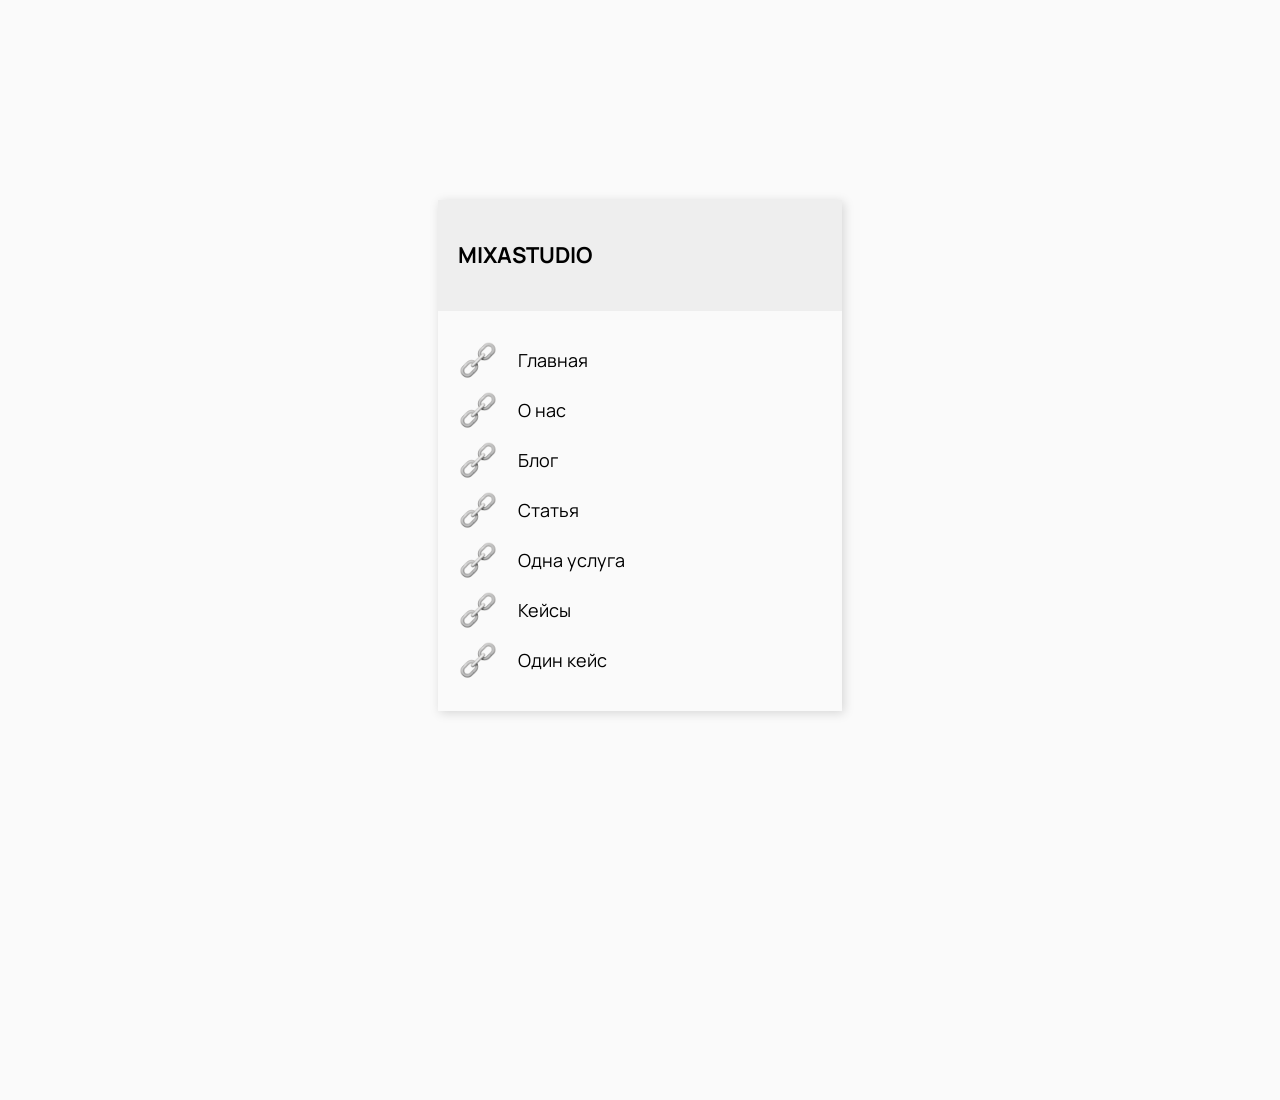
<file: site-nav-page.html>
<!--header.html-->
  <!doctype html>
<html lang="en">
<head>
  <meta charset="UTF-8">
  <meta name="viewport"
        content="width=device-width, user-scalable=no, initial-scale=1.0, maximum-scale=1.0, minimum-scale=1.0">
  <meta http-equiv="X-UA-Compatible" content="ie=edge">
  <link rel="preconnect" href="https://fonts.googleapis.com">
  <link rel="preconnect" href="https://fonts.gstatic.com" crossorigin>
  <link href="https://fonts.googleapis.com/css2?family=Bebas+Neue&family=Inter:ital,opsz,wght@0,14..32,100..900;1,14..32,100..900&family=Manrope:wght@200..800&display=swap" rel="stylesheet">
  <link href="./fonts/fonts.css">
  <link href="https://fonts.googleapis.com/css2?family=Oswald:wght@200..700&display=swap" rel="stylesheet">
  <link
          rel="stylesheet"
          href="https://cdn.jsdelivr.net/npm/swiper@11/swiper-bundle.min.css"
  />
  <title></title>
<script defer src="js/bundle.js"></script><script defer src="js/style.js"></script><link href="css/style.min.css" rel="stylesheet"></head>
<body>

<style>
  header {
    display: none;
  }
  footer {
    display: none;
  }
</style>

<div class="fixed-widgets">

  <div class="widgets-list">
    <a href="#" class="widget-link widget-link-mail">
      <img src="./img/icons/widget-mail-ico.svg" alt="">
    </a>
    <a href="#" class="widget-link">WA</a>
    <a href="#" class="widget-link">VK</a>
    <a href="#" class="widget-link">TG</a>
    <a href="#" class="widget-link widget-link-phone">
      <img src="./img/icons/widget-phone-ico.svg" alt="">
    </a>
  </div>

  <button type="button" class="button-widgets"></button>

</div>

<header class="header">
  <div class="header-popup">
    <div class="container-fluid">
      <div class="row align-center">
        <div class="col-lg-6 col-md-6 col-m-6">
          <a href="#" class="logo">
            <img src="./img/logo.webp" alt="">
          </a>
        </div>
        <div class="col-lg-6 col-md-6 col-m-6 d-flex justify-end">
          <button class="popup-button button-popup-close">
            <span class="line"></span>
            <span class="line"></span>
          </button>
        </div>
      </div>
      <nav class="header-nav">
        <div class="menu-wrapper">
          <div class="menu-title">МЕНЮ</div>
          <ul class="main-menu">
            <li>
              <a href="cases-page.html">Кейсы</a>
            </li>
            <li>
              <a href="about.html">О компании</a>
            </li>
            <li>
              <a href="blog.html">Блог</a>
            </li>
            <li>
              <a href="#">Контакты</a>
            </li>
          </ul>
        </div>
        <div class="menu-wrapper">
          <div class="menu-title">УСЛУГИ</div>
          <ul class="main-menu">
            <li>
              <a href="single-service.html">Разработка сайтов под ключ</a>
            </li>
            <li>
              <a href="single-service.html">SEO и реклама</a>
            </li>
            <li>
              <a href="single-service.html">Интеграция и поддержка</a>
            </li>
            <li>
              <a href="single-service.html">Контент и наполнение</a>
            </li>
          </ul>
        </div>
        <div class="menu-wrapper">
          <div class="menu-title">Дополнительно</div>
          <ul class="addition-menu">
            <li>
              <a href="#">Бриф</a>
            </li>
            <li>
              <a href="#">Стать партнером</a>
            </li>
          </ul>
        </div>
      </nav>
      <div class="header-mail">
        <div class="header-contact-title">Электронная почта</div>
        <a href="mailto:info@mixastudio.ru">info@mixastudio.ru</a>
      </div>
      <div class="header-contacts">
        <div class="header-contact-item">
          <div class="header-contact-title">Номер телефона</div>
          <a href="tel:+79120017319" class="btn btn-blue btn-phone">+7 (912) 001-73-19</a>
        </div>
        <div class="header-contact-item">
          <div class="header-contact-title">Социальные сети</div>
          <div class="header-socials">
            <a href="#" class="social-link">TG</a>
            <a href="#" class="social-link">VK</a>
            <a href="#" class="social-link">WA</a>
          </div>
        </div>
        <div class="header-contact-item header-contact-item-copy">
          <p>@2025</p>
          <p><a href="#">политика конфиденциальности</a></p>
        </div>
      </div>
    </div>
  </div>
  <div class="container">
    <div class="row align-center">
      <div class="col-lg-5 col-md-8 col-m-6 col-left">
        <a href="#" class="logo">
          <img src="./img/logo.webp" alt="">
        </a>
        <a href="#" class="btn btn-blue btn-w-arrow btn-header-nav">На главную</a>
      </div>
      <div class="col-lg-7 col-md-4 col-m-6 d-flex justify-end">
        <a href="#" class="btn btn-white">Заказать разработку сайта</a>
        <a href="#" class="header-phone">
          <span class="phone-button"></span>
          <span class="phone-text">+79120017319</span>
        </a>
        <button class="popup-button button-popup-menu">
          <span class="line"></span>
          <span class="line"></span>
          <span class="line"></span>
        </button>
      </div>
    </div>
  </div>
</header>

<a href="#" class="btn btn-blue btn-w-arrow nav-button-header">На главную</a>

<main>







<section class="site-nav-section">
  <div class="container">
    <div class="site-nav-block">
      <div class="site-nav-header">
        <p class="site-name">mixastudio</p>
      </div>
      <nav class="site-nav">
        <ul>
          <li>
            <a href="https://mixastudio-dev.github.io/mixastudio/index.html">Главная</a>
          </li>
          <li>
            <a href="https://mixastudio-dev.github.io/mixastudio/about.html">О нас</a>
          </li>
          <li>
            <a href="https://mixastudio-dev.github.io/mixastudio/blog.html">Блог</a>
          </li>
          <li>
            <a href="https://mixastudio-dev.github.io/mixastudio/single-blog.html">Статья</a>
          </li>
          <li>
            <a href="https://mixastudio-dev.github.io/mixastudio/single-service.html">Одна услуга</a>
          </li>
          <li>
            <a href="https://mixastudio-dev.github.io/mixastudio/cases-page.html">Кейсы</a>
          </li>
          <li>
            <a href="https://mixastudio-dev.github.io/mixastudio/single-case.html">Один кейс</a>
          </li>
        </ul>
      </nav>
    </div>
  </div>
</section>




<!--footer.html-->
</main>

<footer class="footer animate-section">
    <div class="container">
      <div class="row row-top">
        <div class="col-lg-7 col-md-12 col-m-12">
          <nav class="footer-nav">
            <ul class="footer-menu">
              <li>
                <a href="services.html">Услуги</a>
              </li>
              <li>
                <a href="cases-page.html">Кейсы</a>
              </li>
              <li>
                <a href="about.html">О компании</a>
              </li>
              <li>
                <a href="blog.html">Блог</a>
              </li>
              <li>
                <a href="#">Контакты</a>
              </li>
            </ul>
          </nav>
        </div>
        <div class="col-lg-5 col-md-12 col-m-12">
          <a href="#" class="footer-mail">info@mixastudio.ru</a>
        </div>
      </div>
      <div class="row row-bottom">
        <div class="col-lg-7 col-md-12 col-m-12">
          <div class="footer-left">
            <div class="footer-qr footer-qr-telegram">
              <img src="./img/footer-qr.webp" alt="footer-qr-image">
            </div>
            <div class="footer-qr footer-qr-whatsapp">
              <img src="./img/footer-qr-whatsapp.webp" alt="footer-qr-image">
            </div>
            <a href="#" class="btn btn-phone btn-mobile">+7 (912) 001-73-19</a>
            <div class="footer-socials">
              <a href="#" class="social-link">TG</a>
              <a href="#" class="social-link">VK</a>
              <a href="#" class="social-link">WA</a>
            </div>
          </div>
        </div>
        <div class="col-lg-5 col-md-12 col-m-12">
          <div class="footer-right">
            <div class="footer-buttons">
              <a href="#" class="btn btn-phone btn-pc">+7 (912) 001-73-19</a>
              <a href="#" class="btn btn-blue btn-w-arrow btn-mobile">Перейти в WhatsApp</a>
              <a href="#" class="btn btn-blue btn-w-arrow">Перейти в телеграмм канал</a>
              <a href="#" class="btn btn-blue btn-w-arrow">Перейти в группу ВК</a>
            </div>
          </div>
        </div>
        <div class="col-lg-12 col-md-12 col-m-12">
          <div class="footer-copy">
            <p>@2025</p>
            <p>
              <a href="#">политика конфиденциальности</a>
            </p>
          </div>
        </div>
      </div>
    </div>
</footer>

<div class="modal-dialog modal-form" style="display: none;">
  <div class="modal-content">
    <div class="modal-body">
      <button type="button" class="modal-close d-none d-xl-inline-block" data-dismiss="modal" aria-label="Close">
        <span aria-hidden="true"></span>
      </button>
      <div class="modal-wrapper">
        <div class="modal-title">Заказать звонок</div>
        <div class="wpcf7 js" id="wpcf7-f94-o2" lang="ru-RU" dir="ltr" data-wpcf7-id="94">
          <div class="screen-reader-response"><p role="status" aria-live="polite" aria-atomic="true"></p> <ul></ul></div>
          <form action="/#wpcf7-f94-o2" method="post" class="wpcf7-form init" aria-label="Контактная форма" novalidate="novalidate" data-status="init">
            <fieldset class="hidden-fields-container"><input type="hidden" name="_wpcf7" value="94"><input type="hidden" name="_wpcf7_version" value="6.1.4"><input type="hidden" name="_wpcf7_locale" value="ru_RU"><input type="hidden" name="_wpcf7_unit_tag" value="wpcf7-f94-o2"><input type="hidden" name="_wpcf7_container_post" value="0"><input type="hidden" name="_wpcf7_posted_data_hash" value="">
            </fieldset>
            <p><span class="wpcf7-form-control-wrap" data-name="fullname"><input size="40" maxlength="400" class="wpcf7-form-control wpcf7-text" autocomplete="name" aria-invalid="false" value="Ваше имя" type="text" name="fullname"></span><br>
              <span class="wpcf7-form-control-wrap" data-name="phone"><input size="40" maxlength="12" class="wpcf7-form-control wpcf7-tel wpcf7-validates-as-required wpcf7-text wpcf7-validates-as-tel" aria-required="true" aria-invalid="false" placeholder="Ваш телефон" value="" type="tel" name="phone"></span><br>
              <input class="wpcf7-form-control wpcf7-submit has-spinner" type="submit" value="Оставить заявку"><span class="wpcf7-spinner"></span>
            </p><div class="wpcf7-response-output" aria-hidden="true"></div>
          </form>
        </div>
      </div>
    </div>
  </div>
</div>

<div class="modal-dialog modal-thanks" style="display: none;">
  <div class="modal-content">
    <div class="modal-body">
      <button type="button" class="modal-close d-none d-xl-inline-block" data-dismiss="modal" aria-label="Close">
        <span aria-hidden="true"></span>
      </button>
      <div class="modal-wrapper">
        <div class="modal-ico">
          <img src="./img/thanks-image-popup.webp" alt="">
        </div>
        <div class="modal-title">Спасибо!</div>
        <p>Ваше сообщение отправлено.</p>
        <p>Мы свяжемся с Вами в течение дня.</p>
      </div>
    </div>
  </div>
</div>

<script src="https://cdn.jsdelivr.net/npm/swiper@11/swiper-bundle.min.js"></script>
</body>
</html>
</file>
<file: fonts/fonts.css>
/* Bebas Neue - Thin */
@font-face {
  font-family: 'Bebas Neue', sans-serif;
  src: url('BebasNeue Thin.otf') format('opentype');
  font-weight: 100;
  font-style: normal;
  font-display: swap;
}

/* Bebas Neue - Light */
@font-face {
  font-family: 'Bebas Neue', sans-serif;
  src: url('BebasNeue Light.otf') format('opentype');
  font-weight: 300;
  font-style: normal;
  font-display: swap;
}

/* Bebas Neue - Book */
@font-face {
  font-family: 'Bebas Neue', sans-serif;
  src: url('BebasNeue Book.otf') format('opentype');
  font-weight: 350;
  font-style: normal;
  font-display: swap;
}

/* Bebas Neue - Regular */
@font-face {
  font-family: 'Bebas Neue', sans-serif;
  src: url('BebasNeue Regular.otf') format('opentype');
  font-weight: 400;
  font-style: normal;
  font-display: swap;
}

/* Bebas Neue - Bold */
@font-face {
  font-family: 'Bebas Neue', sans-serif;
  src: url('BebasNeue Bold.otf') format('opentype');
  font-weight: 700;
  font-style: normal;
  font-display: swap;
}
</file>
<file: css/style.min.css>
*{box-sizing:border-box}body,h1,h2,h3,h4,p,figure,blockquote,dl,dd{margin:0}ul[role=list],ol[role=list]{list-style:none}html:focus-within{scroll-behavior:smooth}body{min-height:100vh;text-rendering:optimizeSpeed;line-height:1.5}a:not([class]){-webkit-text-decoration-skip:ink;text-decoration-skip-ink:auto}img,picture{max-width:100%;display:block}input,button,textarea,select{font:inherit;box-shadow:none;outline:none}@media(prefers-reduced-motion: reduce){html:focus-within{scroll-behavior:auto}*,*::before,*::after{animation-duration:.01ms !important;animation-iteration-count:1 !important;transition-duration:.01ms !important;scroll-behavior:auto !important}}*{font-family:"Manrope";color:#000}a{transition:.3s;text-decoration:none}p{font-weight:400;font-size:22px;line-height:140%;letter-spacing:0;width:100%}.description{width:100%;margin-bottom:40px}.description p{font-size:18px}.description:last-child{margin-bottom:0}h1,.h1{font-family:"Oswald",sans-serif;font-weight:500;font-size:58px;line-height:120%;letter-spacing:0;margin-bottom:20px;width:100%;text-transform:uppercase}h1 strong,.h1 strong{font-family:inherit;font-size:inherit;line-height:inherit;letter-spacing:inherit;font-weight:inherit;color:#3952e0}h2,.h2{font-family:"Oswald",sans-serif;font-weight:500;font-size:58px;line-height:120%;letter-spacing:0;margin-bottom:20px;width:100%;text-transform:uppercase}h2 strong,.h2 strong{font-family:inherit;font-size:inherit;line-height:inherit;letter-spacing:inherit;font-weight:inherit;color:#3952e0}h3,.h3{font-family:"Oswald",sans-serif;font-weight:500;font-size:50px;line-height:120%;letter-spacing:0;margin-bottom:20px;width:100%;text-transform:uppercase}h4,.h4{font-family:"Oswald",sans-serif;font-weight:500;font-size:42px;line-height:120%;letter-spacing:0;margin-bottom:20px;width:100%;text-transform:uppercase}h5,.h5{font-family:"Oswald",sans-serif;font-weight:500;font-size:34px;line-height:120%;letter-spacing:0;margin-bottom:20px;width:100%;text-transform:uppercase}h6,.h6{font-family:"Oswald",sans-serif;font-weight:500;font-size:26px;line-height:120%;letter-spacing:0;margin-bottom:20px;width:100%;text-transform:uppercase}@media(max-width: 1200px){h1,.h1{font-size:40px}}@media(min-width: 2500px){h1,.h1{font-size:98px;margin-bottom:30px}h2,.h2{font-size:98px;margin-bottom:30px}p{font-size:26px}.description p{font-size:26px}}@media(max-width: 1100px){h2,.h2{font-size:48px}}@media(max-width: 1024px){h1,.h1{font-size:40px}h2,.h2{font-size:40px}p{font-size:18px}}@media(max-width: 756px){h1,.h1{font-size:36px}h2,.h2{font-size:36px}p{font-size:12px}.description{margin-bottom:30px}.description p{font-size:12px}}.sr-only{position:absolute;width:1px;height:1px;padding:0;margin:-1px;overflow:hidden;clip:rect(0, 0, 0, 0);white-space:nowrap;border:0}body{background-color:#fafafa;position:relative}body.modal-open{overflow:hidden}body.admin-bar header{top:20px}@keyframes slideLeft{0%,100%{transform:translateX(0)}50%{transform:translateX(-30px)}}.animate-section{opacity:0;transform:translateY(-50px);transition:opacity .6s ease,transform .6s ease}.animate-section.animated{opacity:1;transform:translateY(0)}main{min-height:70vh}.card-wrapper{border-radius:15px;background-color:#fff;border:1px solid #e1e1e1}.card-wrapper .card-title{margin-bottom:35px;font-family:"Oswald",sans-serif;font-weight:500;font-size:40px;line-height:100%;letter-spacing:0;width:100%;text-transform:uppercase}.text-with-checkmark{display:flex;align-items:center}.text-with-checkmark:before{content:"";width:35px;min-width:35px;height:35px;border-radius:5px;background-color:#3952e0;display:flex;align-items:center;justify-content:center;background-repeat:no-repeat;background-position:center;background-size:24px;background-image:url(../img/icons/checkmark-ico.svg);margin-right:10px}@media(min-width: 2500px){.card-wrapper{padding:40px 50px}.card-wrapper .card-title{font-size:80px}}@media(max-width: 756px){.card-wrapper .card-title{font-size:32px;margin-bottom:15px}.text-with-checkmark:before{width:30px;height:30px;min-width:30px;background-size:20px}}.container{margin:0 auto;display:flex;flex-wrap:wrap;max-width:1448px;width:100%;padding:0 64px}.container-fluid{max-width:100%;width:100%;padding:0 24px;margin:0 auto}.container-fluid .container{padding:0;max-width:1320px}.d-flex{display:flex;flex-wrap:wrap}.justify-between{justify-content:space-between}.justify-end{justify-content:flex-end}.flex-column{flex-direction:column}.row{display:flex;margin:0 -10px;width:calc(100% + 20px);flex-wrap:wrap}[class*=col-]{padding:0 10px}.col-lg-1{width:8.33333333%}.col-lg-2{width:16.66666667%}.col-lg-3{width:25%}.col-lg-4{width:33.33333333%}.col-lg-5{width:41.66666667%}.col-lg-6{width:50%}.col-lg-7{width:58.33333333%}.col-lg-8{width:66.66666667%}.col-lg-9{width:75%}.col-lg-10{width:83.33333333%}.col-lg-11{width:91.66666667%}.col-lg-12{width:100%}.offset-lg-6{margin-left:50%}.inset-lg-6{margin-right:50%}@media(min-width: 2500px){.row{margin:0 -20px;width:calc(100% + 40px)}[class*=col-]{padding:0 20px}.container{max-width:2560px;padding:0 80px}.container-fluid{padding:0 40px}.container-fluid .container{padding:0;max-width:2440px}}@media(max-width: 1024px){.row{margin:0 -10px;width:calc(100% + 20px)}[class*=col-]{padding:0 10px}.col-md-1{width:8.33333333%}.col-md-2{width:16.66666667%}.col-md-3{width:25%}.col-md-4{width:33.33333333%}.col-md-5{width:41.66666667%}.col-md-6{width:50%}.col-md-7{width:58.33333333%}.col-md-8{width:66.66666667%}.col-md-9{width:75%}.col-md-10{width:83.33333333%}.col-md-11{width:91.66666667%}.col-md-12{width:100%}.container{padding:0 15px}.container-fluid{padding:0 15px}.offset-lg-6{margin-left:0}.inset-lg-6{margin-right:0}}@media(max-width: 756px){.row{margin:0 -5px;width:calc(100% + 10px)}.row [class*=col-]{padding:0 5px}.col-m-1{width:8.33333333%}.col-m-2{width:16.66666667%}.col-m-3{width:25%}.col-m-4{width:33.33333333%}.col-m-5{width:41.66666667%}.col-m-6{width:50%}.col-m-7{width:58.33333333%}.col-m-8{width:66.66666667%}.col-m-9{width:75%}.col-m-10{width:83.33333333%}.col-m-11{width:91.66666667%}.col-m-12{width:100%}}.btn{display:flex;justify-content:center;align-items:center;line-height:100%;letter-spacing:0;padding:0 32px;height:65px;width:-moz-fit-content;width:fit-content;transition:.3s;cursor:pointer;border-radius:15px;font-size:20px}.btn-blue{background-color:#3952e0;color:#fff}.btn-blue:hover{background-color:#002}.btn-blue-dark{background-color:#010044;color:#fff}.btn-blue-dark:hover{background-color:#3952e0}.btn-white{background-color:#fff;color:#000;font-weight:400;font-size:18px}.btn-white:hover{background-color:#3952e0;color:#fff}.btn-bordered{background-color:#fff;color:#000;font-weight:400;font-size:18px;border:1px solid #e1e1e1}.btn-bordered:hover{background-color:#3952e0;border-color:#3952e0;color:#fff}.btn-w-arrow{padding:0 54px;font-size:20px}.btn-w-arrow:after{content:"";display:block;width:24px;height:24px;background-repeat:no-repeat;background-position:center;background-size:contain;background-image:url(../img/icons/arrow-up-ico.svg);margin-left:20px;transition:.3s;transform:translateY(2px)}.btn-w-arrow:hover:after{transform:rotate(90deg)}.btn-phone{padding:0 64px;font-size:18px}.btn-phone:before{content:"";display:block;width:24px;height:24px;background-repeat:no-repeat;background-position:center;background-size:contain;background-image:url(../img/icons/header-phone.svg);margin-right:12px;transition:.3s}.nav-button-header{display:none}@media(min-width: 2500px){.btn{height:95px;padding:0 100px;font-size:22px}.btn-w-arrow:after{width:35px;height:35px}.btn-phone:before{width:35px;height:35px}}@media(max-width: 1200px){.btn{padding:0 20px}.btn-w-arrow{padding:0 20px}}@media(min-width: 1025px)and (max-width: 1350px){.btn{font-size:16px}}@media(max-width: 756px){.nav-button-header{display:flex;position:absolute;top:125px;left:15px;z-index:1;max-width:246px;width:100%}}@media(max-width: 756px){.btn{font-size:12px;padding:0 12px;height:35px;border-radius:8px}.btn-phone:before{width:13px;height:13px;margin-right:10px}.btn-w-arrow:after{width:16px;height:16px;margin-left:10px}.nav-button-header{top:55px;max-width:183px}}input[type=text],input[type=email],input[type=tel],input[type=number]{max-width:100%;width:100%;border:1px solid #e1e1e1;background-color:#fafafa;border-radius:15px;font-weight:400;font-size:16px;line-height:100%;letter-spacing:0;height:74px;padding:0 20px;transition:.3s}input[type=text]::-moz-placeholder, input[type=email]::-moz-placeholder, input[type=tel]::-moz-placeholder, input[type=number]::-moz-placeholder{color:inherit;font-size:inherit;line-height:inherit;letter-spacing:inherit;font-weight:inherit}input[type=text]::placeholder,input[type=email]::placeholder,input[type=tel]::placeholder,input[type=number]::placeholder{color:inherit;font-size:inherit;line-height:inherit;letter-spacing:inherit;font-weight:inherit}input[type=text]:focus,input[type=email]:focus,input[type=tel]:focus,input[type=number]:focus{border-color:#3952e0}input[type=submit]{max-width:100%;width:100%;transition:.3s}textarea{max-width:100%;width:100%;border:1px solid #e1e1e1;background-color:#fafafa;border-radius:15px;font-weight:400;font-size:16px;line-height:100%;letter-spacing:0;height:112px;padding:26px 20px;resize:none;transition:.3s}textarea::-moz-placeholder{color:inherit;font-size:inherit;line-height:inherit;letter-spacing:inherit;font-weight:inherit}textarea::placeholder{color:inherit;font-size:inherit;line-height:inherit;letter-spacing:inherit;font-weight:inherit}textarea:focus{border-color:#3952e0}@media(min-width: 2500px){input[type=text],input[type=email],input[type=tel],input[type=number]{height:95px;font-size:22px;padding:0 40px}textarea{padding:30px 40px;font-size:22px;height:175px}}@media(max-width: 756px){input[type=text],input[type=email],input[type=tel],input[type=number]{height:56px;font-size:12px}textarea{font-size:12px;height:56px;overflow:hidden;padding:20px}}.footer-menu{display:flex;list-style:none;padding:0;margin:0;width:100%}.footer-menu li{display:flex;width:-moz-fit-content;width:fit-content}.footer-menu li a{font-weight:400;font-size:18px;line-height:100%;letter-spacing:0;display:flex;width:-moz-fit-content;width:fit-content;color:#fff}.footer-menu li a:hover{color:#3952e0}.footer-menu li+li{margin-left:40px}@media(min-width: 2500px){.footer-menu li a{font-size:26px}.footer-menu li+li{margin-left:60px}}@media(max-width: 1024px){.footer-menu{padding-bottom:20px;margin-bottom:20px;border-bottom:1px solid #fff;width:100%}}@media(max-width: 756px){.footer-menu{padding-bottom:15px;margin-bottom:15px}.footer-menu li a{font-size:14px}.footer-menu li+li{margin-left:20px}}@media(max-width: 370px){.footer-menu li+li{margin-left:10px}}.main-menu{list-style:none;display:flex;margin:0;padding:0;width:-moz-fit-content;width:fit-content;flex-direction:column}.main-menu:first-of-type{padding-left:0}.main-menu li{display:flex;margin-bottom:20px}.main-menu li:last-of-type{margin-bottom:0}.main-menu li a{font-weight:400;font-size:18px;line-height:100%;letter-spacing:0}.main-menu li a:hover{color:#3952e0}.addition-menu{width:-moz-fit-content;width:fit-content;display:flex;flex-direction:column;list-style:none;padding:0;margin:0}.addition-menu li{display:flex;margin-bottom:20px}.addition-menu li:last-of-type{margin-bottom:0}.addition-menu li a{font-weight:756;font-size:18px;line-height:100%;letter-spacing:0;color:#3952e0}.addition-menu li a:hover{color:#010044}@media(min-width: 2500px){.main-menu li a{font-size:26px}.addition-menu li a{font-size:26px}}@media(max-width: 1024px){.main-menu li a{font-size:16px}}@media(max-width: 756px){.main-menu li{margin-bottom:15px}.main-menu li a{font-size:12px}.addition-menu li{margin-bottom:15px}.addition-menu li a{font-size:12px}}.slider-section{max-width:100%;position:relative;overflow:hidden}.slider-wrapper{max-width:100%;position:relative;width:100%}.swiper-slide{transition:.3s}.swiper-button-next,.swiper-button-prev{right:0;width:40px;height:40px;background-repeat:no-repeat;background-position:center;background-size:12px;background-image:url(../img/icons/slider-arrow.svg);transition:.3s;border-radius:12px}.modal-dialog{position:fixed;right:0;top:0;z-index:99999;opacity:0;width:100%;min-height:100%;justify-content:center;align-items:center;visibility:hidden;transition:opacity .5s ease-in-out;display:flex;background:rgba(0,0,0,.3019607843)}.modal-dialog .modal-body{width:100%;max-width:870px;height:100%;background-color:#fff;padding:80px;border-radius:15px;position:relative}.modal-dialog.modal-closing{opacity:0;transition:.5s}.modal-dialog.modal-opening{opacity:1;display:block;animation:fadeIn .5s ease;visibility:visible;pointer-events:initial}.modal-dialog .modal-content{max-width:870px;width:100%;height:100%}.modal-dialog .modal-open{overflow:hidden;pointer-events:none}.modal-dialog .modal-close{position:absolute;right:40px;top:40px;border:none;cursor:pointer;background-image:url(../img/icons/close-modal-ico.svg);background-repeat:no-repeat;background-position:center;background-size:contain;background-color:rgba(0,0,0,0);width:35px;height:35px;padding:0}.modal-dialog .modal-close span{display:none}.modal-dialog .modal-title{font-family:"Oswald",sans-serif;font-weight:400;font-size:60px;line-height:100%;letter-spacing:0;margin-bottom:60px;text-transform:uppercase}.modal-thanks .modal-body{max-width:532px}.modal-thanks .modal-content{max-width:532px}.modal-thanks .modal-wrapper{display:flex;flex-direction:column;width:100%;align-items:center}.modal-thanks .modal-ico{width:100%;margin-bottom:30px;display:flex;justify-content:center}.modal-thanks .modal-ico img{max-width:156px;width:100%;-o-object-fit:contain;object-fit:contain}.modal-thanks .modal-title{margin-bottom:20px}.modal-thanks p{margin-bottom:15px;text-align:center;font-size:22px}.modal-thanks p:last-of-type{margin-bottom:0}@keyframes fadeIn{0%{opacity:0}0.1%{opacity:0}100%{opacity:1}}@media(max-width: 1024px){.modal-dialog .modal-content{padding:0 15px}}@media(max-width: 756px){.modal-dialog .modal-body{padding:30px 15px}.modal-dialog .modal-title{margin-bottom:20px;font-size:30px}.modal-dialog .modal-close{width:14px;height:14px;top:15px;right:15px}.modal-thanks .modal-ico{margin-bottom:20px}.modal-thanks .modal-ico img{max-width:120px}.modal-thanks p{font-size:16px;margin-bottom:10px}}.tab-panels{position:relative}.tab-panels .tab-panel{position:absolute;top:0;left:0;width:100%;opacity:0;visibility:hidden;transition:all .4s ease}.tab-panels .tab-panel.active{opacity:1;visibility:visible}.wpcf7 .hidden-fields-container{display:none}.wpcf7 .screen-reader-response{display:none}.wpcf7 form .wpcf7-response-output{display:none}.wpcf7 form .wpcf7-not-valid-tip{display:none}.wpcf7 form .wpcf7-spinner{display:none}.wpcf7 form>p{display:flex;flex-wrap:wrap;width:100%;margin-bottom:0}.wpcf7 form>p .wpcf7-form-control-wrap{display:block;width:100%;margin-bottom:20px}.wpcf7 form>p input[type=submit]{margin-top:10px;height:65px;background-color:#3952e0;color:#fff;font-weight:500;font-size:16px;line-height:100%;letter-spacing:0;border:none;border-radius:15px;cursor:pointer}.wpcf7 form>p input[type=submit]:hover{background-color:#010044}.wpcf7 form br{display:none}.wpcf7 form .wpcf7-checkbox .wpcf7-list-item{margin:0}.wpcf7 form .wpcf7-checkbox .wpcf7-list-item label{display:flex;align-items:flex-start;cursor:pointer;position:relative;padding-left:30px;margin:0}.wpcf7 form .wpcf7-checkbox .wpcf7-list-item label input[type=checkbox]{position:absolute;opacity:0;width:0;height:0}.wpcf7 form .wpcf7-checkbox .wpcf7-list-item label input[type=checkbox]:checked+.wpcf7-list-item-label::after{opacity:1}.wpcf7 form .wpcf7-checkbox .wpcf7-list-item .wpcf7-list-item-label{font-weight:400;font-size:14px;max-width:312px;display:block;line-height:120%;letter-spacing:0;position:relative;padding-left:10px}.wpcf7 form .wpcf7-checkbox .wpcf7-list-item .wpcf7-list-item-label::before{content:"";position:absolute;left:-30px;top:1px;width:25px;height:25px;border:1px solid #d9d9d9;border-radius:8px;background:rgba(0,0,0,0);transition:all .3s ease;z-index:1}.wpcf7 form .wpcf7-checkbox .wpcf7-list-item .wpcf7-list-item-label::after{content:"";position:absolute;left:-26px;top:5px;width:19px;height:19px;border-radius:4px;background-color:#3952e0;opacity:0;transition:opacity .3s ease;z-index:2}@media(min-width: 2500px){.wpcf7 form>p input[type=submit]{height:95px;font-size:22px}.wpcf7 form .wpcf7-checkbox .wpcf7-list-item .wpcf7-list-item-label::before{width:40px;height:40px}.wpcf7 form .wpcf7-checkbox .wpcf7-list-item .wpcf7-list-item-label{font-size:18px;max-width:100%;height:40px;display:flex;align-items:center;padding-left:20px}.wpcf7 form .wpcf7-checkbox .wpcf7-list-item .wpcf7-list-item-label::after{width:30px;height:30px;left:-24px;top:7px}}@media(max-width: 756px){.wpcf7 form>p .wpcf7-form-control-wrap{margin-bottom:15px}.wpcf7 form>p input[type=submit]{height:35px;font-size:12px;border-radius:8px;margin-top:10px}}.accordion-block{width:100%}.accordion-block .accordion-item{transition:all .3s;overflow:hidden;border-bottom:1px solid #000;margin-bottom:60px}.accordion-block .accordion-item:last-of-type{margin-bottom:0}.accordion-block .accordion-item .accordion-item-header{width:100%;cursor:pointer;display:flex;align-items:flex-end;justify-content:space-between;margin-bottom:0;transition:all ease .3s;position:relative;font-weight:400;font-size:22px;line-height:100%;letter-spacing:0;padding:0 0 27px}.accordion-block .accordion-item .accordion-item-header .accordion-ico{display:flex;align-items:center;justify-content:center;width:35px;min-width:35px;height:35px;border-radius:5px;background-color:#010124;position:relative;margin-left:20px;transition:.3s}.accordion-block .accordion-item .accordion-item-header .accordion-ico:after{content:"";background-repeat:no-repeat;background-position:center;background-size:contain;width:13px;height:13px;background-image:url(../img/icons/arrow-white.svg);transition:.3s;position:absolute}.accordion-block .accordion-item .accordion-item-content{overflow:hidden;width:100%;transition:height .3s ease-in-out;height:0}.accordion-block .accordion-item .accordion-item-content .accordion-content-wrapper{padding:0 0 24px}.accordion-block .accordion-item .accordion-item-content .accordion-content-wrapper p{font-size:18px}.accordion-block .accordion-item:hover .accordion-item-header{color:#3952e0}.accordion-block .accordion-item:hover .accordion-item-header .accordion-ico{background-color:#3952e0}.accordion-block .accordion-item.active .accordion-item-header{color:#3952e0}.accordion-block .accordion-item.active .accordion-item-header .accordion-ico{background-color:#3952e0}.accordion-block .accordion-item.active .accordion-item-header .accordion-ico:after{transform:rotate(90deg)}.accordion-block .accordion-item.active .accordion-item-content{transition:height .3s ease-in-out}@media(min-width: 2500px){.accordion-block .accordion-item .accordion-item-header{font-size:26px}.accordion-block .accordion-item .accordion-item-header .accordion-ico{width:60px;height:60px;min-width:60px}.accordion-block .accordion-item .accordion-item-header .accordion-ico:after{width:20px;height:20px}.accordion-block .accordion-item .accordion-item-content .accordion-content-wrapper p{font-size:22px}}@media(max-width: 1024px){.accordion-block .accordion-item{margin-bottom:20px}.accordion-block .accordion-item:last-of-type{margin-bottom:20px}}@media(max-width: 756px){.accordion-block .accordion-item .accordion-item-header{font-size:14px;padding-bottom:7px;height:45px;align-items:center}.accordion-block .accordion-item .accordion-item-content .accordion-content-wrapper{padding:0 0 15px}.accordion-block .accordion-item .accordion-item-content .accordion-content-wrapper p{font-size:12px}}.default-banner{height:100vh;background-repeat:no-repeat;background-position:center;background-size:cover;position:relative}.default-banner .main-banner-video{position:absolute;top:0;left:0;width:100%;height:100%}.default-banner .main-banner-video video{height:100%;width:100%;-o-object-fit:cover;object-fit:cover}.default-banner .btn-mobile{display:none}.default-banner .container{height:inherit}.default-banner .banner-content{height:inherit;padding:70px 0;display:flex;flex-direction:column;justify-content:flex-end;position:relative;z-index:1}.default-banner .banner-content h1{color:#fff}.default-banner .banner-content .description p{color:#fff;max-width:764px;margin-bottom:20px}.default-banner .banner-content .description p:last-of-type{margin-bottom:0}@media(min-width: 2500px){.default-banner .banner-content{padding:170px 0}.default-banner .banner-content .description p{max-width:924px}}@media(max-width: 756px){.default-banner .banner-content{padding:50px 0 150px}.default-banner .btn-mobile{display:flex}}.quiz-section{margin:130px 0}.quiz-section .form-wrapper{display:flex;flex-direction:column;width:100%;justify-content:space-between;height:100%}.quiz-section .form-wrapper .description{margin-bottom:30px}.quiz-section .quiz-wrapper{width:100%;padding:50px 40px;border-radius:15px;border:1px solid #e1e1e1;background-color:#fff}.quiz-section .quiz-wrapper .quiz-step{display:none}.quiz-section .quiz-wrapper .quiz-step.active{display:block}.quiz-section .quiz-wrapper .quiz-title{font-family:"Oswald",sans-serif;font-weight:400;font-size:46px;line-height:100%;letter-spacing:0;margin-bottom:20px;text-transform:uppercase}.quiz-section .quiz-wrapper .quiz-title p{font-size:inherit;line-height:inherit;letter-spacing:inherit;font-weight:inherit;font-family:inherit}.quiz-section .quiz-wrapper .quiz-title strong{font-size:inherit;line-height:inherit;letter-spacing:inherit;font-weight:inherit;font-family:inherit;color:#3952e0}.quiz-section .quiz-wrapper .quiz-answers{display:flex;flex-wrap:wrap;padding:30px 30px 10px;border-radius:15px;background-color:#fafafa;border:1px solid #e1e1e1;justify-content:space-between}.quiz-section .quiz-wrapper .quiz-answers .quiz-answer{position:relative;display:flex;align-items:center;margin-bottom:20px;cursor:pointer;width:50%}.quiz-section .quiz-wrapper .quiz-answers .quiz-answer .wpcf7-list-item{display:flex;align-items:center;width:100%;cursor:pointer;margin:0}.quiz-section .quiz-wrapper .quiz-answers .quiz-answer .wpcf7-list-item input[type=radio]{position:absolute;opacity:0;width:0;height:0}.quiz-section .quiz-wrapper .quiz-answers .quiz-answer .wpcf7-list-item input[type=radio]:checked+.wpcf7-list-item-label::before{border-color:#3952e0}.quiz-section .quiz-wrapper .quiz-answers .quiz-answer .wpcf7-list-item input[type=radio]:checked+.wpcf7-list-item-label::after{opacity:1}.quiz-section .quiz-wrapper .quiz-answers .quiz-answer .wpcf7-list-item .wpcf7-list-item-label{position:relative;padding-left:40px;cursor:pointer;font-size:18px;line-height:1.4;display:flex;align-items:center;width:100%}.quiz-section .quiz-wrapper .quiz-answers .quiz-answer .wpcf7-list-item .wpcf7-list-item-label::before{content:"";position:absolute;left:0;top:50%;transform:translateY(-50%);width:30px;height:30px;border:1px solid #000;border-radius:50%;background:#fff;transition:border-color .3s;box-sizing:border-box}.quiz-section .quiz-wrapper .quiz-answers .quiz-answer .wpcf7-list-item .wpcf7-list-item-label::after{content:"";position:absolute;width:20px;height:20px;top:50%;left:5px;transform:translateY(-50%);border-radius:50%;background:#3952e0;opacity:0;transition:opacity .3s;box-sizing:border-box}.quiz-section .quiz-wrapper .input-wrapper p{font-size:16px}.quiz-section .quiz-wrapper .input-wrapper label[for=acceptance-1]{position:relative;padding-left:34px;cursor:pointer;font-weight:400;font-size:16px;line-height:100%;letter-spacing:0;display:inline-block;margin:0;-webkit-user-select:none;-moz-user-select:none;user-select:none}.quiz-section .quiz-wrapper .input-wrapper label[for=acceptance-1]::before{content:"";position:absolute;left:0;top:50%;transform:translateY(-50%);width:24px;height:24px;border:1px solid #d9d9d9;border-radius:8px;background:rgba(0,0,0,0);transition:all .3s ease}.quiz-section .quiz-wrapper .input-wrapper label[for=acceptance-1]::after{content:"";position:absolute;left:5px;top:50%;transform:translateY(-50%);width:16px;height:16px;border-radius:5px;background-color:#3952e0;opacity:0;transition:.3s}.quiz-section .quiz-wrapper .input-wrapper #acceptance-1:checked~label[for=acceptance-1]::after{opacity:1}.quiz-section .quiz-wrapper .input-wrapper #acceptance-1:checked~label[for=acceptance-1]::before{border-color:#3952e0}.quiz-section .quiz-wrapper .input-wrapper #acceptance-1{display:none}.quiz-section .quiz-wrapper .input-wrapper label[for=acceptance-1].checked::after{opacity:1}.quiz-section .quiz-wrapper .input-wrapper label[for=acceptance-1].checked::before{border-color:#3952e0}.quiz-section .quiz-wrapper .wpcf7-acceptance{position:absolute;left:0;top:0;height:100%;width:100%}.quiz-section .quiz-wrapper .input-wrapper:has(.wpcf7-acceptance){cursor:pointer}.quiz-section .quiz-wrapper .input-wrapper:has(.wpcf7-acceptance) .wpcf7-form-control-wrap{position:absolute;left:0;top:0;width:100%;height:100%}.quiz-section .quiz-wrapper .input-wrapper:has(.wpcf7-acceptance) p{display:flex;align-items:center;margin:0;padding-left:34px;font-weight:400;font-size:16px;line-height:1.2;min-height:24px;cursor:pointer;-webkit-user-select:none;-moz-user-select:none;user-select:none;position:relative}.quiz-section .quiz-wrapper .input-wrapper:has(.wpcf7-acceptance) p::before{content:"";position:absolute;left:0;top:50%;transform:translateY(-50%);width:24px;height:24px;border:1px solid #d9d9d9;border-radius:8px;background:rgba(0,0,0,0);transition:all .3s ease;box-sizing:border-box}.quiz-section .quiz-wrapper .input-wrapper:has(.wpcf7-acceptance) p::after{content:"";position:absolute;left:4px;top:50%;transform:translateY(-50%);width:16px;height:16px;border-radius:5px;background-color:#3952e0;opacity:0;transition:.3s;box-sizing:border-box}.quiz-section .quiz-wrapper .input-wrapper:has(.wpcf7-acceptance).checked p::after{opacity:1}.quiz-section .quiz-wrapper .input-wrapper:has(.wpcf7-acceptance).checked p::before{border-color:#3952e0}.quiz-section .quiz-wrapper .input-wrapper:has(.wpcf7-acceptance).invalid p::before{border-color:red}.quiz-section .quiz-wrapper .wpcf7-acceptance input[type=checkbox]{position:absolute;opacity:0;width:100%;left:0;top:0;z-index:1;cursor:pointer;height:100%}.quiz-section .quiz-wrapper .wpcf7-acceptance input[type=checkbox]:focus-visible+span p::before{box-shadow:0 0 0 2px rgba(57,82,224,.3);outline:none}.quiz-section .quiz-wrapper .wpcf7-acceptance input[type=checkbox]:checked~.input-wrapper p::after{opacity:1}.quiz-section .quiz-wrapper .wpcf7-acceptance input[type=checkbox]:checked~.input-wrapper p::before{border-color:#3952e0}.quiz-section .quiz-wrapper .input-wrapper:has(input[type=submit]){position:relative;height:65px}.quiz-section .quiz-wrapper .input-wrapper:has(input[type=submit]):after{content:"";display:block;width:24px;height:24px;background-repeat:no-repeat;background-position:center;background-size:contain;background-image:url(../img/icons/arrow-up-ico.svg);position:absolute;right:20px;top:calc(50% - 12px);transition:.3s}.quiz-section .quiz-wrapper .input-wrapper:has(input[type=submit]):hover:after{transform:rotate(90deg)}.quiz-section .quiz-wrapper input[type=text],.quiz-section .quiz-wrapper input[type=email],.quiz-section .quiz-wrapper input[type=tel],.quiz-section .quiz-wrapper input[type=email]{height:90px;padding:0 30px;color:#000;font-weight:400;font-size:18px;line-height:100%;letter-spacing:0;border-radius:15px;border:1px solid #e1e1e1;background-color:#fafafa;max-width:100%;width:100%}.quiz-section .quiz-wrapper input[type=text]::-moz-placeholder, .quiz-section .quiz-wrapper input[type=email]::-moz-placeholder, .quiz-section .quiz-wrapper input[type=tel]::-moz-placeholder, .quiz-section .quiz-wrapper input[type=email]::-moz-placeholder{color:#000;font-weight:400;font-size:18px;line-height:100%;letter-spacing:0}.quiz-section .quiz-wrapper input[type=text]::placeholder,.quiz-section .quiz-wrapper input[type=email]::placeholder,.quiz-section .quiz-wrapper input[type=tel]::placeholder,.quiz-section .quiz-wrapper input[type=email]::placeholder{color:#000;font-weight:400;font-size:18px;line-height:100%;letter-spacing:0}.quiz-section .quiz-wrapper input[type=text].invalid,.quiz-section .quiz-wrapper input[type=email].invalid,.quiz-section .quiz-wrapper input[type=tel].invalid,.quiz-section .quiz-wrapper input[type=email].invalid{border-color:red}.quiz-section .quiz-wrapper input[type=submit]{border:none;max-width:100%;width:100%;padding:0 50px 0 30px;text-align:start;transition:.3s}.quiz-section .quiz-wrapper .quiz-step-3 .quiz-answers{margin-bottom:20px}.quiz-section .quiz-wrapper .quiz-step-3 .input-wrapper{margin-bottom:0}.quiz-section .quiz-wrapper .quiz-contacts{display:flex;flex-wrap:wrap;justify-content:space-between}.quiz-section .quiz-wrapper .quiz-contacts .input-wrapper{margin-bottom:20px;width:calc(50% - 10px)}.quiz-section .quiz-wrapper .quiz-contacts .input-wrapper:nth-of-type(5),.quiz-section .quiz-wrapper .quiz-contacts .input-wrapper:nth-of-type(6){margin-bottom:0}.quiz-section .quiz-wrapper .quiz-contacts .input-wrapper:nth-of-type(6){display:flex;align-items:center}.quiz-section .quiz-wrapper .quiz-gits-block{width:100%;padding:40px 46px;border-radius:15px;border:1px solid #3952e0;display:flex;flex-direction:column;height:100%}.quiz-section .quiz-wrapper .quiz-gits-block .h2{margin-bottom:40px}.quiz-section .quiz-wrapper .quiz-gits-block .gift-list{display:flex;width:100%;flex-direction:column}.quiz-section .quiz-wrapper .quiz-gits-block .gift-list .gift-item{background-color:#3952e0;padding:20px;border-radius:15px;margin-bottom:22px}.quiz-section .quiz-wrapper .quiz-gits-block .gift-list .gift-item:last-of-type{margin-bottom:0}.quiz-section .quiz-wrapper .quiz-gits-block .gift-list .gift-item p{font-weight:500;font-size:18px;line-height:100%;letter-spacing:0;color:#fff;max-width:220px}@media(min-width: 2500px){.quiz-section .form-wrapper .description{margin-bottom:100px}.quiz-section .quiz-wrapper{padding:90px 40px}.quiz-section .quiz-wrapper .quiz-title{font-size:80px;margin-bottom:30px}.quiz-section .quiz-wrapper .quiz-answers{padding:40px 40px 10px}.quiz-section .quiz-wrapper .quiz-answers .quiz-answer{margin-bottom:30px}.quiz-section .quiz-wrapper .quiz-answers .quiz-answer input[type=radio]+label{font-size:22px}.quiz-section .quiz-wrapper .quiz-gits-block{justify-content:flex-start;height:100%;max-width:531px;margin-left:auto}.quiz-section .quiz-wrapper .quiz-gits-block .h2{font-size:58px}.quiz-section .quiz-wrapper .quiz-gits-block .gift-list .gift-item{padding:20px 26px}.quiz-section .quiz-wrapper .quiz-gits-block .gift-list .gift-item p{font-size:22px;max-width:280px}.quiz-section .quiz-wrapper input[type=text],.quiz-section .quiz-wrapper input[type=email],.quiz-section .quiz-wrapper input[type=tel],.quiz-section .quiz-wrapper input[type=email]{height:90px;font-size:22px}.quiz-section .quiz-wrapper input[type=text]::-moz-placeholder, .quiz-section .quiz-wrapper input[type=email]::-moz-placeholder, .quiz-section .quiz-wrapper input[type=tel]::-moz-placeholder, .quiz-section .quiz-wrapper input[type=email]::-moz-placeholder{font-size:22px}.quiz-section .quiz-wrapper input[type=text]::placeholder,.quiz-section .quiz-wrapper input[type=email]::placeholder,.quiz-section .quiz-wrapper input[type=tel]::placeholder,.quiz-section .quiz-wrapper input[type=email]::placeholder{font-size:22px}.quiz-section .quiz-wrapper input[type=submit]{padding:0 200px;background-position:75% 50%}.quiz-section .quiz-wrapper input[type=checkbox]+label{font-size:22px;padding-left:54px}.quiz-section .quiz-wrapper input[type=checkbox]+label::before{width:35px;height:35px;top:calc(50% - 18px)}.quiz-section .quiz-wrapper input[type=checkbox]+label::after{top:11px;width:24px;height:24px;left:7px}.quiz-section .quiz-wrapper input[type=submit]:hover{background-position:75% 60%}.quiz-section .quiz-wrapper .input-wrapper:has(input[type=submit]):after{right:20%}.quiz-section .quiz-wrapper input[type=submit]{text-align:center}.quiz-section .quiz-wrapper .input-wrapper label[for=acceptance-1]{font-size:22px;padding-left:50px}.quiz-section .quiz-wrapper .input-wrapper label[for=acceptance-1]::before{width:35px;height:35px;top:50%}.quiz-section .quiz-wrapper .input-wrapper label[for=acceptance-1]::after{top:50%;width:24px;height:24px;left:7px}.quiz-section .quiz-wrapper .quiz-answers .quiz-answer label{font-size:22px}.quiz-section .quiz-wrapper .input-wrapper:has(input[type=submit]){height:95px}.quiz-section .quiz-wrapper .input-wrapper:has(.wpcf7-acceptance) p{font-size:22px}}@media(min-width: 1025px)and (max-width: 1440px){.quiz-section h2{font-size:50px}}@media(max-width: 1024px){.quiz-section .quiz-wrapper .quiz-gits-block{display:none}.quiz-section .quiz-wrapper .quiz-answers .quiz-answer{width:100%}.quiz-section .quiz-wrapper .input-wrapper{width:100%}.quiz-section .quiz-wrapper .quiz-contacts .input-wrapper:nth-of-type(5){margin-bottom:15px}.quiz-section .quiz-wrapper input[type=checkbox]+label:after{top:9px}.quiz-section .quiz-wrapper .quiz-contacts{flex-direction:column}.quiz-section .quiz-wrapper .quiz-contacts .input-wrapper{width:100%}}@media(max-width: 756px){.quiz-section{margin:80px 0}.quiz-section .quiz-wrapper{padding:20px 10px}.quiz-section .quiz-wrapper .quiz-title{font-size:36px}.quiz-section .quiz-wrapper .quiz-answers{padding:20px 25px}.quiz-section .quiz-wrapper .quiz-answers .quiz-answer input[type=radio]+label{font-size:12px}.quiz-section .quiz-wrapper .quiz-answers .quiz-answer:last-of-type{margin-bottom:0}.quiz-section .quiz-wrapper input[type=text],.quiz-section .quiz-wrapper input[type=email],.quiz-section .quiz-wrapper input[type=tel],.quiz-section .quiz-wrapper input[type=email]{font-size:12px;height:56px}.quiz-section .quiz-wrapper input[type=text]::-moz-placeholder, .quiz-section .quiz-wrapper input[type=email]::-moz-placeholder, .quiz-section .quiz-wrapper input[type=tel]::-moz-placeholder, .quiz-section .quiz-wrapper input[type=email]::-moz-placeholder{font-size:inherit}.quiz-section .quiz-wrapper input[type=text]::placeholder,.quiz-section .quiz-wrapper input[type=email]::placeholder,.quiz-section .quiz-wrapper input[type=tel]::placeholder,.quiz-section .quiz-wrapper input[type=email]::placeholder{font-size:inherit}.quiz-section .quiz-wrapper input[type=checkbox]+label{font-size:12px}.quiz-section .quiz-wrapper .quiz-gits-block{padding:20px 15px}.quiz-section .quiz-wrapper .quiz-gits-block .h2{margin-bottom:30px}.quiz-section .quiz-wrapper .quiz-gits-block .gift-list .gift-item{margin-bottom:10px}.quiz-section .quiz-wrapper .quiz-gits-block .gift-list .gift-item p{font-size:12px;max-width:100%}.quiz-section .quiz-wrapper input[type=checkbox]+label:after{top:5px}.quiz-section .quiz-wrapper .input-wrapper:has(input[type=submit]):after{width:16px;height:16px;top:calc(50% - 8px);right:15%}.quiz-section .quiz-wrapper input[type=submit]{text-align:center}.quiz-section .quiz-wrapper .quiz-answers .quiz-answer label{font-size:12px}.quiz-section .quiz-wrapper .quiz-answers .quiz-answer .wpcf7-list-item .wpcf7-list-item-label{font-size:12px}}.steps-business-section{margin:130px 0}.steps-business-section .steps-tabs{width:100%;background-color:#002;padding:50px 40px;border-radius:15px;position:relative;background-image:url(../img/bussines-steps-decor.webp);background-repeat:no-repeat;background-position:100% 100%;background-size:60%}.steps-business-section .steps-tabs h2{color:#fff}.steps-business-section .steps-tabs .description{margin-bottom:55px}.steps-business-section .steps-tabs .description p{color:#fff}.steps-business-section .tabs-block{position:relative;width:100%}.steps-business-section .tabs-block .tabs-nav{counter-reset:tab-counter;width:100%;display:flex;align-items:center;justify-content:space-between;margin-bottom:50px}.steps-business-section .tabs-block .tabs-nav .nav-button{font-family:"Oswald",sans-serif;font-weight:400;font-size:26px;line-height:100%;letter-spacing:0;color:#fff;transition:.3s;background-color:rgba(0,0,0,0);border:none;display:flex;flex-direction:column;align-items:center;text-transform:uppercase;width:14.2857%;cursor:pointer;padding:0}.steps-business-section .tabs-block .tabs-nav .nav-button:before{counter-increment:tab-counter;content:counter(tab-counter, decimal-leading-zero);display:flex;align-items:center;justify-content:center;width:65px;height:65px;border-radius:15px;border:1px solid #f4f4f4;transition:.3s;background-color:rgba(0,0,0,0);margin-bottom:20px;font-family:"Oswald",sans-serif;font-weight:400;font-size:45px;line-height:100%;letter-spacing:0}.steps-business-section .tabs-block .tabs-nav .nav-button.active:before{background-color:#3952e0;border-color:#3952e0}.steps-business-section .tabs-block .tab-panels{display:flex;min-height:492px}.steps-business-section .tabs-block .tab-panels .tab-panel{width:55%;height:100%;background-color:#fafafa;border-radius:15px;padding:40px 20px}.steps-business-section .tabs-block .tab-panels .tab-panel-image{width:45%;display:flex;align-items:center;justify-content:center;margin-left:55%}.steps-business-section .tabs-block .tab-panels .tab-panel-image img{max-width:500px;width:100%;-o-object-fit:contain;object-fit:contain;transform:rotate(-14deg);transition:.3s}.steps-business-section .tabs-block .tab-panel-content{display:flex;flex-direction:column;justify-content:space-between;width:100%;height:100%}.steps-business-section .tabs-block .tab-panel-content .tab-content-header{width:100%}.steps-business-section .tabs-block .tab-panel-content .tab-title{font-family:"Oswald",sans-serif;font-weight:500;font-size:46px;line-height:100%;letter-spacing:0;margin-bottom:20px;text-transform:uppercase}.steps-business-section .tabs-block .tab-panel-content .tab-description{width:100%;margin-bottom:40px}.steps-business-section .tabs-block .tab-panel-content .tab-description p{font-size:18px}.steps-business-section .tabs-block .tab-panel-content .tab-panel-benefits{width:100%}.steps-business-section .tabs-block .tab-panel-content .tab-panel-benefits .tab-benefit{margin-bottom:20px;font-weight:400;font-size:18px;line-height:100%;letter-spacing:0}.steps-business-section .tabs-block .tab-panel-content .tab-panel-benefits .tab-benefit:last-of-type{margin-bottom:0}@media(min-width: 2500px){.steps-business-section{margin:190px 0}.steps-business-section .steps-tabs{padding:90px 40px}.steps-business-section .steps-tabs h2{font-size:98px}.steps-business-section .steps-tabs .description p{max-width:1200px}.steps-business-section .tabs-block .tabs-nav{margin-bottom:90px;max-width:90%}.steps-business-section .tabs-block .tabs-nav .nav-button{font-size:40px;width:-moz-fit-content;width:fit-content}.steps-business-section .tabs-block .tabs-nav .nav-button:before{width:95px;height:95px}.steps-business-section .tabs-block .tabs-nav .nav-button:nth-of-type(1){align-items:flex-start}.steps-business-section .tabs-block .tabs-nav .nav-button:nth-of-type(1):before{margin-left:33%}.steps-business-section .tabs-block .tab-panels{min-height:550px}.steps-business-section .tabs-block .tab-panels .tab-panel{padding:40px}.steps-business-section .tabs-block .tab-panels .tab-panel-image img{max-width:700px}.steps-business-section .tabs-block .tab-panel-content .tab-title{margin-bottom:30px;font-size:80px}.steps-business-section .tabs-block .tab-panel-content .tab-description{margin-bottom:30px}.steps-business-section .tabs-block .tab-panel-content .tab-description p{font-size:26px;max-width:900px}.steps-business-section .tabs-block .tab-panel-content .tab-panel-benefits .tab-benefit{font-size:22px}}@media(max-width: 1250px){.steps-business-section .tabs-block .tab-panels{min-height:550px}}@media(max-width: 1100px){.steps-business-section .tabs-block .tabs-nav .nav-button{font-size:20px;letter-spacing:-1px}}@media(max-width: 1024px){.steps-business-section .steps-header{position:relative}.steps-business-section .steps-header:after{content:"";display:none;width:27px;height:27px;background-repeat:no-repeat;background-position:center;background-size:contain;background-image:url(../img/icons/grab-ico.webp);position:absolute;bottom:-105px;right:40px;animation:slideLeft 2.5s ease-in-out infinite}.steps-business-section h2{padding:0 40px}.steps-business-section .description{padding:0 40px}.steps-business-section .description p{max-width:90%}.steps-business-section .steps-tabs{padding:50px 0}.steps-business-section .tabs-block{padding-bottom:0}.steps-business-section .tabs-block .tabs-nav{overflow:auto;padding:0 40px;min-width:100%;height:120px}.steps-business-section .tabs-block .tabs-nav::-webkit-scrollbar{display:none;width:0}.steps-business-section .tabs-block .tabs-nav .nav-button{width:30%}.steps-business-section .tabs-block .tabs-nav .nav-button+.nav-button{margin-left:50px}.steps-business-section .tabs-block .tab-panels{flex-direction:column;min-height:initial}.steps-business-section .tabs-block .tab-panels .tab-panel{position:static;margin-left:40px;width:calc(100% - 80px);display:none;height:initial}.steps-business-section .tabs-block .tab-panels .tab-panel.active{display:block}.steps-business-section .tabs-block .tab-panels .tab-panel-image{display:none}}@media(max-width: 756px){.steps-business-section{margin:80px 0}.steps-business-section .steps-header:after{right:15px;display:block}.steps-business-section h2{padding:0 15px}.steps-business-section .description{padding:0 15px}.steps-business-section .description p{max-width:85%}.steps-business-section .steps-tabs{padding:20px 0;background-image:url(../img/bussines-steps-decor-mobile.webp);background-size:100%}.steps-business-section .steps-tabs .description{margin-bottom:30px}.steps-business-section .tabs-block .tabs-nav{padding:0 15px;height:70px}.steps-business-section .tabs-block .tabs-nav .nav-button{font-size:16px}.steps-business-section .tabs-block .tabs-nav .nav-button:before{width:35px;height:35px;font-size:22px;border-radius:8px;margin-bottom:10px}.steps-business-section .tabs-block .tabs-nav .nav-button+.nav-button{margin-left:40px}.steps-business-section .tabs-block .tab-panels .tab-panel{padding:20px;margin-left:15px;width:calc(100% - 30px)}.steps-business-section .tabs-block .tab-panels .tab-panel-image{margin-top:100px}.steps-business-section .tabs-block .tab-panels .tab-panel-image img{max-width:280px}.steps-business-section .tabs-block .tab-panel-content .tab-title{font-size:36px}.steps-business-section .tabs-block .tab-panel-content .tab-description{margin-bottom:35px}.steps-business-section .tabs-block .tab-panel-content .tab-description p{font-size:12px}.steps-business-section .tabs-block .tab-panel-content .tab-panel-benefits .tab-benefit{font-size:12px;margin-bottom:12px}}.projects-section{margin:130px 0}.projects-section .description{margin-bottom:40px}.projects-section .btn{width:100%}.projects-section .project-card{height:582px;background-repeat:no-repeat;background-position:center;background-size:cover;display:flex;flex-direction:column;justify-content:flex-end;margin-bottom:20px;background-color:#010044;background-blend-mode:multiply;border-radius:15px;position:relative;overflow:hidden;transition:.3s}.projects-section .project-card .project-image{position:absolute;bottom:0;left:0;max-width:100%;width:100%;height:100%;-o-object-fit:contain;object-fit:contain;-o-object-position:0 100%;object-position:0 100%}.projects-section .project-card .project-content{padding:30px;background-color:rgba(1,0,68,.6980392157);position:relative;z-index:1}.projects-section .project-card .project-content .project-title{font-family:"Oswald",sans-serif;font-weight:400;font-size:46px;line-height:100%;letter-spacing:0;color:#fff;margin-bottom:20px;text-transform:uppercase;transition:.3s}.projects-section .project-card .project-content .project-type{font-weight:400;font-size:18px;line-height:100%;letter-spacing:0;color:#fff}.projects-section .project-card:hover{background-color:rgba(1,0,68,.3)}@media(min-width: 2500px){.projects-section{margin:190px 0}.projects-section .project-card{height:893px;margin-bottom:40px}.projects-section .project-card .project-content{padding:50px 40px}.projects-section .project-card .project-content .project-title{font-size:80px;margin-bottom:40px}.projects-section .project-card .project-content .project-type{font-size:24px}.projects-section .btn{margin-top:10px}}@media(max-width: 1200px){.projects-section .project-card .project-content .project-title{font-size:40px}}@media(max-width: 1024px){.projects-section .project-card{height:380px}.projects-section .project-card .project-content .project-title{font-size:36px}}@media(max-width: 756px){.projects-section{margin:80px 0}.projects-section .description{margin-bottom:30px}.projects-section .project-card{margin-bottom:15px;height:375px}.projects-section .project-card .project-content{padding:20px}.projects-section .project-card .project-content .project-title{font-size:36px}.projects-section .project-card .project-content .project-type{font-size:14px}.projects-section .btn{margin-top:15px}}.blog-section{margin:130px 0}.blog-section h2{color:#fff}.blog-section .description{margin-bottom:40px}.blog-section .description p{color:#fff}.blog-section .btn{width:100%;margin-top:20px}.blog-section .btn:hover{background-color:#fff;color:#3952e0}.blog-section .blog-wrapper{width:100%;background-color:#002;padding:50px 40px;border-radius:15px}@media(min-width: 2500px){.blog-section .blog-wrapper{padding:90px 40px}.blog-section .btn{margin-top:40px}}@media(max-width: 1024px){.blog-section .row .col-md-12:not(:last-of-type){margin-bottom:20px}}@media(max-width: 756px){.blog-section{margin:80px 0}.blog-section .btn{margin-top:30px}.blog-section .description{margin-bottom:30px}.blog-section .blog-wrapper{padding:20px 10px}.blog-section .row .col-m-12:has(.blog-card){margin-bottom:15px}.blog-section .row .col-m-12:has(.blog-card):last-of-type{margin-bottom:0}}.faq{margin:130px 0}.faq h2{margin-bottom:55px}.faq .accordion-block{-moz-column-count:2;column-count:2;gap:0}.faq .accordion-block .accordion-column:nth-of-type(1){padding-right:10px}.faq .accordion-block .accordion-column:nth-of-type(2){padding-left:10px}.faq .accordion-block .accordion-item{display:inline-block}@media(min-width: 2500px){.faq{margin:190px 0}.faq h2{margin-bottom:70px}.faq .accordion-block .accordion-column:nth-of-type(1){padding-right:20px}.faq .accordion-block .accordion-column:nth-of-type(2){padding-left:20px}}@media(max-width: 1024px){.faq .accordion-block{-moz-column-count:1;column-count:1}.faq .accordion-block .accordion-column:nth-of-type(1){padding-right:0}.faq .accordion-block .accordion-column:nth-of-type(2){padding-left:0}.faq .accordion-block .accordion-column:nth-of-type(2) .accordion-item:last-of-type{margin-bottom:0}}@media(max-width: 756px){.faq{margin:80px 0}.faq h2{margin-bottom:20px}}.callback{margin:130px 0}.callback .callback-content{width:100%;background-repeat:no-repeat;background-position:center;background-size:cover;background-image:url(../img/calback-back.webp);padding:60px 40px;border-radius:15px;position:relative;height:100%}.callback .callback-content:after{content:"";display:block;width:216px;height:220px;background-repeat:no-repeat;background-position:100% 100%;background-size:contain;position:absolute;right:0;bottom:0;background-image:url(../img/callback-phone-img.webp)}.callback .callback-content h2{font-weight:400;font-size:45px;line-height:100%;letter-spacing:0;color:#fff}.callback .callback-content .description p{color:#fff;font-size:22px;margin-bottom:20px}.callback .callback-content .description p:last-of-type{margin-bottom:0}.callback .callback-content .contacts-block{margin-top:84px;width:100%}.callback .callback-content .contacts-block .description{margin-bottom:20px}.callback .callback-content .contacts-block .socials-block{width:100%;display:flex;margin-top:20px}.callback .callback-content .contacts-block .socials-block .social-link{padding:5px 5px 8px;width:65px;height:65px;display:flex;align-items:center;justify-content:center;border-radius:15px;background-color:#fff;color:#000;font-weight:400;font-size:45px;font-family:"Oswald",sans-serif;line-height:100%;letter-spacing:0;text-transform:uppercase;transition:.3s}.callback .callback-content .contacts-block .socials-block .social-link:hover{background-color:#3952e0;color:#fff}.callback .callback-content .contacts-block .socials-block .social-link+.social-link{margin-left:20px}.callback .callback-content .contacts-block .btn-phone{max-width:326px;width:100%}.callback .form-wrapper{width:100%;padding:40px 30px;background-color:#fff;border-radius:15px}@media(min-width: 2500px){.callback{margin:190px 0}.callback .form-wrapper{padding:90px 40px}.callback .callback-content{height:100%}.callback .callback-content h2{font-size:80px}.callback .callback-content>.description{margin-bottom:30px}.callback .callback-content>.description p{font-size:26px}.callback .callback-content .contacts-block{margin-top:30px}.callback .callback-content .contacts-block .description{margin-bottom:50px}.callback .callback-content .contacts-block .description p{font-size:26px;max-width:520px}.callback .callback-content .contacts-block .btn-phone{max-width:408px;padding:0 50px}.callback .callback-content .contacts-block .socials-block{margin-top:30px}.callback .callback-content .contacts-block .socials-block .social-link{width:95px;height:95px;font-size:56px}.callback .callback-content .contacts-block .socials-block .social-link+.social-link{margin-left:30px}.callback .callback-content:after{background-image:url(../img/calback-back-large.webp);height:400px;width:260px}}@media(max-width: 1024px){.callback .form-wrapper{margin-top:20px;border:1px solid #e1e1e1}}@media(max-width: 756px){.callback{margin:80px 0}.callback .callback-content{padding:20px 10px;height:initial;min-height:274px}.callback .callback-content:after{display:none}.callback .callback-content h2{font-size:36px}.callback .callback-content .description p{font-size:14px}.callback .callback-content .contacts-block{margin-top:30px}.callback .callback-content .contacts-block .btn-phone{max-width:187px}.callback .callback-content .contacts-block .socials-block{margin-top:25px}.callback .callback-content .contacts-block .socials-block .social-link{width:35px;height:35px;font-size:18px;border-radius:8px}.callback .callback-content .contacts-block .socials-block .social-link+.social-link{margin-left:8px}.callback .form-wrapper{padding:20px 10px}}.testimonials-section{margin:130px 0}.testimonials-section h2{max-width:920px;margin-bottom:40px}.testimonials-section .testimonial-author{font-family:"Oswald",sans-serif;font-weight:400;font-size:18px;line-height:100%;letter-spacing:0;margin-top:20px;color:rgba(57,82,224,.6980392157);text-transform:uppercase}.testimonials-section .btn{margin-top:30px;max-width:338px;width:100%;padding:0 10px}.testimonials-section .testimonial-item .testimonial-text p{font-size:18px}.testimonials-section .testimonial-media{max-width:312px;width:100%}.testimonials-section .testimonial-media .testimonial-video{width:100%;height:371px;border-radius:15px;position:relative;display:flex;align-items:center;justify-content:center;overflow:hidden;background-color:#d9d9d9}.testimonials-section .testimonial-media .testimonial-video video,.testimonials-section .testimonial-media .testimonial-video iframe{max-width:100%;width:100%;height:inherit;-o-object-fit:cover;object-fit:cover}.testimonials-section .testimonial-media .testimonial-video .play-video{background-color:rgba(0,0,0,0);border:none;width:55px;height:69px;background-repeat:no-repeat;background-position:center;background-size:contain;background-image:url(../img/icons/btn-play.svg);cursor:pointer;position:absolute;transition:.3s}.testimonials-section .row-top .testimonial-item .testimonial-text p{max-width:420px;text-wrap:balance}.testimonials-section .row-top .testimonial-media{margin:0 auto}.testimonials-section .row-center{margin-top:161px}.testimonials-section .row-center .col-lg-3:nth-of-type(2) .testimonial-item{margin-top:-116px;padding-left:6px}.testimonials-section .row-center .col-lg-6 .testimonial-item{max-width:484px;margin-left:auto}.testimonials-section .row-bottom .testimonial-item{max-width:514px;margin:-110px auto 0;position:relative}.testimonials-section .row-bottom .testimonial-item:before{content:"";display:block;height:3px;background-color:#000;position:absolute}.testimonials-section .row-bottom .testimonial-item .testimonial-text p{text-wrap:balance}@media(min-width: 2500px){.testimonials-section{margin:190px 0}.testimonials-section h2{max-width:1560px;margin-bottom:70px}.testimonials-section .testimonial-item .testimonial-text p{font-size:26px}.testimonials-section .testimonial-author{margin-top:30px;font-size:36px}.testimonials-section .btn{max-width:510px}.testimonials-section .testimonial-media{max-width:570px}.testimonials-section .testimonial-media .testimonial-video{height:644px}.testimonials-section .testimonial-media .testimonial-video .play-video{width:64px;height:81px}.testimonials-section .row-top .testimonial-item .testimonial-text p{max-width:520px}.testimonials-section .row-center{margin-top:0}.testimonials-section .row-center .col-lg-3:nth-of-type(2){display:flex;align-items:center}.testimonials-section .row-center .col-lg-3:nth-of-type(2) .testimonial-item{margin-top:0}.testimonials-section .row-center .col-lg-6 .testimonial-item{max-width:744px;margin-top:303px}.testimonials-section .row-bottom .testimonial-item{margin-top:0;max-width:744px}}@media(max-width: 1200px){.testimonials-section .row-bottom .testimonial-item{margin-top:20px}}@media(max-width: 1024px){.testimonials-section .testimonial-item .testimonial-text p{font-size:14px;text-wrap:balance}.testimonials-section .testimonial-author{font-size:14px;margin-top:15px}.testimonials-section .row-top .testimonial-media{margin:0}.testimonials-section .row-top .testimonial-item .testimonial-text p{max-width:100%}.testimonials-section .row-center{margin-top:0}.testimonials-section .row-center .col-lg-3:nth-of-type(1){order:3;margin-top:-160px}.testimonials-section .row-center .col-lg-3:nth-of-type(2) .testimonial-item{margin-top:-110px;padding-left:0}.testimonials-section .row-center .col-lg-6 .testimonial-item{margin-left:0;margin-top:50px;max-width:100%}.testimonials-section .row-bottom .testimonial-item{max-width:50%;padding-left:20px;margin:-160px 0 0 auto}.testimonials-section .btn{height:35px;font-size:12px;border-radius:8px;max-width:275px;width:100%;margin-top:20px}}@media(max-width: 756px){.testimonials-section{margin:80px 0}.testimonials-section .testimonial-item .testimonial-text p{font-size:14px}.testimonials-section .testimonial-media{max-width:100%}.testimonials-section .btn{margin-top:25px;width:100%;max-width:100%}.testimonials-section .testimonial-author{margin-top:15px;font-size:14px}.testimonials-section .testimonial-media{margin:30px 0}.testimonials-section .row-top .testimonial-media{margin:30px 0}.testimonials-section .row-top .testimonial-item .testimonial-text p{text-wrap:initial}.testimonials-section .row-center .col-lg-3:nth-of-type(1){margin-top:0}.testimonials-section .row-center .col-lg-3:nth-of-type(2) .testimonial-item{margin-bottom:30px;margin-top:0}.testimonials-section .row-center .col-lg-6 .testimonial-item{margin-top:0}.testimonials-section .row-bottom .testimonial-item{margin-top:0;max-width:100%;padding-left:0}}.blog-card{position:relative;display:flex;flex-direction:column;justify-content:flex-end;height:650px;border-radius:15px;background-repeat:no-repeat;background-position:center;background-size:100% 100%;padding:30px 30px 30px 40px;z-index:1}.blog-card:after{content:"";display:flex;width:100%;height:100%;background-repeat:no-repeat;background-position:center;background-size:100% 100%;border-radius:15px;background-image:url(../img/blog-card-back-default.webp);position:absolute;top:0;left:0;z-index:0}.blog-card .blog-card-image{width:100%;height:100%;position:absolute;z-index:1;top:0;left:0;background-repeat:no-repeat;background-position:center;background-size:100% 100%}.blog-card .blog-card-title{font-family:"Oswald",sans-serif;font-weight:400;font-size:46px;line-height:100%;letter-spacing:0;color:#fff;display:flex;align-items:flex-end;justify-content:space-between;transition:.3s;position:relative;z-index:1}.blog-card .blog-card-title:after{content:"";display:flex;align-items:center;justify-content:center;width:35px;min-width:35px;height:35px;border-radius:5px;background-repeat:no-repeat;background-position:center;background-size:13px;background-image:url(../img/icons/arrow-black.svg);background-color:#fff;margin-left:20px;transition:.3s}.blog-card:hover .blog-card-title{color:#010044}.blog-card:hover .blog-card-title:after{background-color:#010044;background-image:url(../img/icons/arrow-white.svg)}@media(min-width: 1025px)and (max-width: 1350px){.blog-card{height:450px}}@media(min-width: 2500px){.blog-card{height:852px;padding:50px}.blog-card .blog-card-title{font-size:80px}.blog-card .blog-card-title:after{min-width:60px;width:60px;height:60px;background-size:20px}}@media(max-width: 1024px){.blog-card{height:400px;padding:30px}.blog-card .blog-card-title{font-size:30px}}@media(max-width: 600px){.blog-card{height:375px;padding:20px}.blog-card .blog-card-title{font-size:22px}}.blog-section-promo{margin:130px 0}.blog-section-promo h2{font-size:42px}.blog-section-promo .row .col-lg-6:nth-of-type(1){padding-right:40px}.blog-section-promo .blog-benefit-promo{padding:40px;border-radius:15px;position:relative;background-repeat:no-repeat;background-position:0 100%;background-size:cover;background-image:url(../img/calback-back.webp);overflow:hidden}.blog-section-promo .blog-benefit-promo:after{content:"";display:block;width:140px;height:140px;background-repeat:no-repeat;background-position:100% 100%;background-size:contain;position:absolute;right:0;bottom:0;background-image:url(../img/calback-back-large.webp)}.blog-section-promo .blog-benefit-promo .title{font-family:"Oswald",sans-serif;font-weight:400;font-size:45px;line-height:100%;letter-spacing:0;color:#fff;margin-bottom:20px}.blog-section-promo .blog-benefit-promo .description{margin-bottom:50px}.blog-section-promo .blog-benefit-promo .description p{font-size:22px;color:#fff}.blog-section-promo .blog-benefit-promo .btn{max-width:338px;width:100%}.blog-section-promo .blog-benefit-promo .btn-mobile{display:none}.blog-section-promo-light h2{margin-bottom:30px;max-width:500px;font-size:58px}.blog-section-promo-light .description{margin-bottom:0;max-width:474px}.blog-section-promo-light .description-bottom{padding-top:30px;margin-top:30px;border-top:1px solid #000}.blog-section-promo-light .blog-benefit-promo{background-image:url(../img/blog-promo-back-light.webp)}.blog-section-promo-light .blog-benefit-promo .btn-white:hover{background-color:#002}@media(min-width: 2500px){.blog-section-promo{margin:190px 0}.blog-section-promo h2{margin-bottom:40px;font-size:78px}.blog-section-promo .description p{max-width:880px}.blog-section-promo .blog-benefit-promo{padding:50px 40px}.blog-section-promo .blog-benefit-promo:after{width:320px;height:320px;background-image:url(../img/callback-phone-img.webp)}.blog-section-promo .blog-benefit-promo .title{font-size:58px}.blog-section-promo .blog-benefit-promo .description{margin-bottom:180px}.blog-section-promo .blog-benefit-promo .description p{font-size:26px}.blog-section-promo .blog-benefit-promo .btn{max-width:614px}.blog-section-promo-light .title{max-width:800px}.blog-section-promo-light .blog-benefit-promo .description{margin-bottom:100px}.blog-section-promo-light .blog-benefit-promo .description p{max-width:560px}.blog-section-promo-light h2{max-width:850px;font-size:98px}.blog-section-promo-light .description{max-width:980px}.blog-section-promo-light .description p{max-width:920px}}@media(max-width: 1440px){.blog-section-promo h2{font-size:34px}.blog-section-promo-light h2{font-size:58px}}@media(max-width: 1024px){.blog-section-promo .row .col-md-12:nth-of-type(2){order:-1}.blog-section-promo .blog-benefit-promo{margin-bottom:30px}.blog-section-promo .blog-benefit-promo .btn+.btn{margin-top:10px}.blog-section-promo-light h2{max-width:100%}.blog-section-promo-light .description{max-width:100%}.blog-section-promo h2{font-size:40px}}@media(max-width: 756px){.blog-section-promo{margin:80px 0}.blog-section-promo .blog-benefit-promo{padding:20px 15px}.blog-section-promo .blog-benefit-promo:after{width:100px;height:100px}.blog-section-promo .blog-benefit-promo .title{font-size:36px}.blog-section-promo .blog-benefit-promo .description{margin-bottom:30px}.blog-section-promo .blog-benefit-promo .description p{font-size:12px}.blog-section-promo .blog-benefit-promo .btn-pc{display:none}.blog-section-promo .blog-benefit-promo .btn-mobile{display:flex}.blog-section-promo .blog-benefit-promo .btn{max-width:187px}.blog-section-promo .row .col-m-12:nth-of-type(1){padding-right:5px}.blog-section-promo-light h2{font-size:36px}}.running-line-section{padding:150px 0 80px;overflow:hidden}.running-line-section .container-fluid{padding:0}.running-line-section .running-line-wrapper{display:flex;background-color:#3952e0;padding:5px 0;transform:rotate(-2.54deg)}.running-line-section .running-line-wrapper .running-line{white-space:nowrap;font-family:"Oswald",sans-serif;font-weight:500;font-size:48px;line-height:100%;letter-spacing:0;color:#fff;text-transform:uppercase;animation:runLine 10s linear infinite}.running-line-section .running-line-wrapper .running-line+.running-line{margin-left:120px}.running-line-section+section{margin:0 0 130px}.running-line-section .benefits-cards{display:flex;counter-reset:benefit-counter;overflow:auto;-webkit-overflow-scrolling:touch;width:100%;min-width:100%;height:-moz-fit-content;height:fit-content;cursor:grab;padding:0 60px;max-width:100%;margin:80px auto 50px}.running-line-section .benefits-cards::-webkit-scrollbar{display:none;width:0}.running-line-section .benefits-cards .card-wrapper{min-width:360px;width:360px;padding:30px;display:flex;flex-direction:column}.running-line-section .benefits-cards .card-wrapper .card-title{margin-bottom:20px;padding-bottom:20px;border-bottom:1px solid #000;display:flex;justify-content:space-between;font-size:24px;min-height:70px}.running-line-section .benefits-cards .card-wrapper .card-title:after{counter-increment:benefit-counter;content:counter(benefit-counter, decimal-leading-zero);font-family:"Oswald",sans-serif;font-weight:500;font-size:24px;line-height:100%;letter-spacing:0;color:#3952e0;margin-left:50px}.running-line-section .benefits-cards .card-wrapper+.card-wrapper{margin-left:20px}@keyframes runLine{0%{transform:translateX(0)}100%{transform:translateX(-100%)}}@media(min-width: 2500px){.running-line-section{padding:120px 0 190px}.running-line-section .running-line-wrapper{padding:10px 0}.running-line-section .running-line-wrapper .running-line{font-size:58px}.running-line-section .benefits-cards{margin:140px 0 0}.running-line-section .benefits-cards .card-wrapper{min-width:660px;width:660px;padding:40px;min-height:756px}.running-line-section .benefits-cards .card-wrapper .card-title{font-size:58px;padding-bottom:30px;margin-bottom:30px;min-height:147px}.running-line-section .benefits-cards .card-wrapper .card-title:after{font-size:58px}.running-line-section .benefits-cards .card-wrapper .card-description p{font-size:22px}.running-line-section .benefits-cards .card-wrapper+.card-wrapper{margin-left:40px}}@media(max-width: 1024px){.running-line-section .benefits-cards{padding:0 15px;flex-wrap:wrap}.running-line-section .benefits-cards .card-wrapper{min-width:initial;width:calc(50% - 10px);margin-bottom:20px}.running-line-section .benefits-cards .card-wrapper+.card-wrapper{margin-left:0}.running-line-section .benefits-cards .card-wrapper:nth-of-type(odd){margin-right:10px}.running-line-section .benefits-cards .card-wrapper:nth-of-type(even){margin-left:10px}.running-line-section .benefits-cards .card-wrapper:last-of-type{width:100%;margin-right:0}}@media(max-width: 756px){.running-line-section{padding:60px 0 80px;overflow:hidden}.running-line-section .running-line-wrapper .running-line{font-size:22px}.running-line-section .running-line-wrapper .running-line+.running-line{margin-left:22px}.running-line-section .benefits-cards{margin:35px 0 0}.running-line-section .benefits-cards .card-wrapper{margin-bottom:10px;width:calc(50% - 5px);padding:15px 15px 20px}.running-line-section .benefits-cards .card-wrapper .card-title{font-size:22px;flex-direction:column-reverse}.running-line-section .benefits-cards .card-wrapper .card-title:after{margin-left:0;font-size:22px;margin-bottom:10px}.running-line-section .benefits-cards .card-wrapper:nth-of-type(even){margin-left:5px}.running-line-section .benefits-cards .card-wrapper:nth-of-type(odd){margin-right:5px}}.related-blog-section{margin:130px 0}.related-blog-section h2{margin-bottom:40px}@media(min-width: 2500px){.related-blog-section{margin:190px 0}}@media(max-width: 756px){.related-blog-section{margin:80px 0}.related-blog-section h2{margin-bottom:30px}.related-blog-section .row .col-m-12{margin-bottom:15px}.related-blog-section .row .col-m-12:last-of-type{margin-bottom:0}}.fixed-widgets{display:none}@media(max-width: 1024px){.fixed-widgets{z-index:999;display:flex;flex-direction:column;align-items:flex-end;position:fixed;bottom:15px;right:0;width:100%;padding:0 15px}.fixed-widgets .button-widgets{transition:.3s;width:35px;height:35px;background-repeat:no-repeat;background-position:center;background-size:contain;border-radius:8px;display:flex;align-items:center;justify-content:center;background-color:#3952e0;border:none;background-image:url(../img/icons/widgets-button-ico.svg)}.fixed-widgets .button-widgets:after{content:"";display:block;width:9px;height:9px;background-repeat:no-repeat;background-position:center;background-size:9px;opacity:0;position:absolute;transition:.3s;background-image:url(../img/icons/widgets-button-close.svg)}.fixed-widgets .button-widgets.active{background-size:9px;background-color:#e1e1e1;background-image:none}.fixed-widgets .button-widgets.active:after{opacity:1}.fixed-widgets .widgets-list{transition:.3s;opacity:0;visibility:hidden;overflow:hidden;pointer-events:none;height:0}.fixed-widgets .widgets-list .widget-link{font-family:"Oswald",sans-serif;color:#fff;font-weight:400;font-size:18px;line-height:100%;letter-spacing:0;text-align:center;width:35px;height:35px;background-repeat:no-repeat;background-position:center;background-size:contain;border-radius:8px;display:flex;align-items:center;justify-content:center;background-color:#3952e0;margin-bottom:10px}.fixed-widgets .widgets-list.active{opacity:1;visibility:visible;pointer-events:initial;height:initial;overflow:initial}}.pagination{display:flex;width:100%;justify-content:center;margin-top:60px}.pagination .page-btn{margin:0 5px;width:45px;height:45px;background-color:#3952e0;color:#fff;font-weight:500;font-size:20px;line-height:100%;letter-spacing:0;border:none;padding:5px;text-align:center;display:flex;align-items:center;cursor:pointer;justify-content:center;transition:.3s}.pagination .page-btn:hover{background-color:#000}.pagination .page-btn.active{background-color:#000}.pagination .btn-next,.pagination .btn-prev{font-size:0;background-repeat:no-repeat;background-position:center;background-size:20px;width:50px;background-image:url(../img/icons/pagination-arrow.svg)}.pagination .btn-next{transform:scaleX(-1)}@media(min-width: 2500px){.pagination .page-btn{width:75px;height:75px;font-size:26px;margin:0 10px}.pagination .btn-next,.pagination .btn-prev{width:80px;background-size:30px}}@media(max-width: 756px){.pagination{margin-top:20px}.pagination .page-btn{width:35px;height:35px;font-size:12px}.pagination .btn-next,.pagination .btn-prev{font-size:0;background-size:12px}}.about-section{margin:130px 0}.about-section .btn-small-screens{display:none}.about-section .content-wrapper{width:100%}.about-section .content-wrapper .description{margin-bottom:40px}.about-section .content-wrapper .description p{max-width:560px;font-size:22px}.about-section .about-advantages{width:100%}.about-section .about-advantages .advantage-card{display:flex;flex-direction:column;min-height:185px;justify-content:space-between;padding:30px 15px 30px 30px;margin-bottom:20px;height:calc(100% - 20px)}.services-section{margin:130px 0}.services-section h2{color:#fff}.services-section .description{margin-bottom:40px}.services-section .description p{color:#fff}.services-section .services-wrapper{width:100%;padding:50px 40px;background-color:#002;border-radius:15px}.services-section .service-card{padding:40px 30px;margin-bottom:20px;height:calc(100% - 20px);display:flex;flex-direction:column;justify-content:space-between}.services-section .service-card .card-header{width:100%;margin-bottom:80px}.services-section .service-card .card-header .card-title{font-family:"Oswald",sans-serif;font-weight:500;font-size:46px;line-height:100%;letter-spacing:0;margin-bottom:40px;width:100%;text-transform:uppercase}.services-section .service-card .card-header .card-content{width:100%;margin:0;padding:0;list-style:none}.services-section .service-card .card-header .card-content li{font-weight:400;font-size:22px;line-height:140%;letter-spacing:0}.services-section .service-card .card-bottom{width:100%}.services-section .service-card .card-bottom .card-subtitle{font-family:"Oswald",sans-serif;font-weight:400;font-size:24px;line-height:100%;letter-spacing:0;margin-bottom:20px}.services-section .service-card .card-bottom .card-duration{width:100%;display:flex;margin-bottom:80px}.services-section .service-card .card-bottom .card-duration .duration-item{font-weight:400;font-size:18px;line-height:100%;letter-spacing:0}.services-section .service-card .card-bottom .card-duration .duration-item+.duration-item{margin-left:100px}.services-section .service-card .card-bottom .card-buttons{display:flex;width:100%;justify-content:space-between}.services-section .service-card .card-bottom .card-buttons .btn{width:calc(50% - 10px)}@media(min-width: 1025px)and (max-width: 1350px){.about-section .content-wrapper .description p{font-size:16px}.services-section .service-card .card-header .card-content li{font-size:16px}}@media(min-width: 2500px){.about-section{margin:190px 0}.about-section .content-wrapper .description p{font-size:26px;max-width:660px}.about-section .advantage-card{margin-bottom:40px;height:calc(100% - 40px)}.about-section .advantage-card .card-description p{max-width:400px}.services-section{margin:190px 0}.services-section .services-wrapper{padding:90px 40px}.services-section .description{margin-bottom:60px}.services-section .service-card{margin-bottom:40px;height:calc(100% - 40px)}.services-section .service-card .card-header .card-title{font-size:80px;margin-bottom:20px}.services-section .service-card .card-header .card-content li{font-size:26px}.services-section .service-card .card-bottom .card-subtitle{font-size:36px}.services-section .service-card .card-bottom .card-duration .duration-item{font-size:22px}}@media(min-width: 1025px)and (max-width: 1440px){.services-section .service-card .card-header .card-title{font-size:40px}}@media(max-width: 1024px){.about-section h2{max-width:550px}.about-section .btn-pc{display:none}.about-section .btn-small-screens{display:flex}.about-section .content-wrapper .description p{font-size:18px}}@media(max-width: 756px){.default-banner-home{height:initial}.default-banner-home .banner-content{padding:165px 0 300px}.default-banner-home .banner-content .description{margin-bottom:60px}.default-banner-home .banner-content .btn{max-width:100%;width:100%}.about-section{margin:80px 0}.about-section .content-wrapper .description p{font-size:12px;max-width:310px}.about-section .about-advantages .advantage-card{padding:15px;min-height:140px}.about-section .btn-small-screens{width:100%}.services-section{margin:80px 0}.services-section .description{margin-bottom:30px}.services-section .services-wrapper{padding:20px 10px}.services-section .service-card{padding:20px;margin-bottom:15px;height:initial}.services-section .service-card .card-header{margin-bottom:30px}.services-section .service-card .card-header .card-title{font-size:36px;margin-bottom:20px}.services-section .service-card .card-header .card-content li{font-size:12px}.services-section .service-card .card-bottom .card-subtitle{font-size:18px;margin-bottom:15px}.services-section .service-card .card-bottom .card-duration{margin-bottom:30px}.services-section .service-card .card-bottom .card-duration .duration-item{font-size:12px}.services-section .service-card .card-bottom .card-buttons{flex-direction:column}.services-section .service-card .card-bottom .card-buttons .btn{width:100%;margin-bottom:10px}.services-section .service-card .card-bottom .card-buttons .btn:last-of-type{margin-bottom:0}}.footer{background-color:#002;padding:26px 0 40px}.footer .row-top{padding-bottom:20px;border-bottom:1px solid #fff;margin-bottom:40px}.footer .row-top .col-lg-7{display:flex;align-items:center}.footer .row-top .footer-mail{font-family:"Inter";font-weight:400;font-size:45px;line-height:100%;letter-spacing:0;color:#fff}.footer .row-top .footer-mail:hover{color:#3952e0}.footer .row-top .col-lg-5{display:flex;justify-content:flex-end}.footer .row-bottom .btn-mobile{display:none}.footer .row-bottom .footer-left{display:flex}.footer .row-bottom .footer-left .footer-qr{width:235px;height:235px;border-radius:15px;overflow:hidden;background-color:#fff;display:flex;align-items:center;justify-content:center;margin-right:20px}.footer .row-bottom .footer-left .footer-qr:last-of-type{margin-right:0}.footer .row-bottom .footer-left .footer-qr img{width:100%;height:100%;-o-object-fit:cover;object-fit:cover}.footer .row-bottom .footer-left .footer-qr-telegram{padding:7px 3px 16px 6px}.footer .row-bottom .footer-left .footer-qr-whatsapp{padding:24px}.footer .row-bottom .footer-socials{display:flex;flex-direction:column}.footer .row-bottom .footer-socials .social-link{padding:5px 5px 8px;width:65px;height:65px;display:flex;align-items:center;justify-content:center;border-radius:15px;font-family:"Oswald",sans-serif;background-color:#3952e0;color:#fff;font-weight:400;font-size:45px;line-height:100%;letter-spacing:0;text-transform:uppercase;transition:.3s;margin-bottom:20px}.footer .row-bottom .footer-socials .social-link:hover{background-color:#fff;color:#3952e0}.footer .row-bottom .footer-socials .social-link:last-of-type{margin-bottom:0}.footer .row-bottom .footer-buttons{margin-left:10px;display:flex;flex-direction:column;align-items:flex-end}.footer .row-bottom .footer-buttons .btn{max-width:326px;width:100%;padding:0 20px;margin-bottom:20px}.footer .row-bottom .footer-buttons .btn:last-child{margin-bottom:0}.footer .row-bottom .footer-buttons .btn:hover{background-color:#fff;color:#3952e0}.footer .row-bottom .footer-buttons .btn-w-arrow{font-size:18px}.footer .row-bottom .footer-buttons .btn-w-arrow:after{margin-left:10px}.footer .row-bottom .footer-buttons .btn-w-arrow:hover:after{background-image:url(../img/icons/arrow-up-ico-blue.svg)}.footer .row-bottom .footer-buttons .btn-phone{border:1px solid #fff;color:#fff;font-weight:500;margin-top:auto}.footer .row-bottom .footer-buttons .btn-phone:hover{border-color:#3952e0;background-color:#3952e0;color:#fff}.footer .row-bottom .footer-copy{width:100%;display:flex;flex-direction:column;margin-top:30px}.footer .row-bottom .footer-copy p{font-weight:400;font-size:22px;line-height:100%;letter-spacing:0;color:#fff;margin-bottom:15px}.footer .row-bottom .footer-copy p:last-of-type{margin-bottom:0}.footer .row-bottom .footer-copy p a{color:inherit;font-size:inherit;letter-spacing:inherit;font-weight:inherit;line-height:inherit}.footer .row-bottom .footer-copy p a:hover{color:#3952e0}@media(max-width: 1440px){.footer .row-bottom .footer-socials .social-link{font-size:30px;padding:8px 5px}}@media(min-width: 2500px){.footer{padding:50px 0}.footer .row-bottom .footer-left .footer-qr{width:345px;height:345px;margin-right:40px}.footer .row-bottom .footer-socials{justify-content:flex-end}.footer .row-bottom .footer-socials .social-link{width:95px;height:95px;font-size:56px}.footer .row-bottom .footer-copy{margin-top:70px}.footer .row-bottom .footer-copy p{font-size:24px}.footer .row-bottom .footer-buttons .btn{max-width:408px;margin-bottom:30px}}@media(min-width: 1025px)and (max-width: 1200px){.footer-menu li+li{margin-left:20px}}@media(max-width: 1024px){.footer{padding:20px 0 15px}.footer .footer-nav{width:100%}.footer .row-top{margin-bottom:25px;padding-bottom:0;border-bottom:0}.footer .row-top .col-lg-5{justify-content:flex-start}.footer .row-bottom .btn-mobile{display:none}.footer .row-bottom .footer-buttons{margin-left:0;margin-top:25px;align-items:flex-start}}@media(max-width: 756px){.footer .row-top .footer-mail{font-size:22px}.footer .row-bottom .btn-pc{display:none}.footer .row-bottom .btn-mobile{display:flex}.footer .row-bottom .btn-phone{border:1px solid #fff;color:#fff;padding:0 10px;max-width:187px;width:100%}.footer .row-bottom .footer-left{justify-content:space-between}.footer .row-bottom .footer-left .footer-qr{display:none}.footer .row-bottom .footer-socials{flex-direction:row;justify-content:flex-end}.footer .row-bottom .footer-socials .social-link{width:35px;height:35px;font-size:18px;border-radius:8px;margin-bottom:0}.footer .row-bottom .footer-socials .social-link+.social-link{margin-left:15px}.footer .row-bottom .footer-buttons .btn{max-width:100%;font-size:12px}.footer .row-bottom .footer-copy p{font-size:12px;margin-bottom:5px}}.header{position:fixed;top:0;left:0;width:100%;padding:30px 0;transition:.3s;z-index:999}.header .logo img{max-width:156px;min-width:165px;width:100%;height:65px}.header .btn-white{padding:0 50px;font-weight:500;margin-right:20px}.header .popup-button{background-color:#fff;border:none;display:flex;align-items:center;justify-content:center;flex-direction:column;width:65px;height:65px;border-radius:15px;cursor:pointer;transition:.3s}.header .popup-button .line{transition:.3s}.header .button-popup-menu .line{height:1px;background-color:#000;width:35px;display:block}.header .button-popup-menu .line:nth-of-type(2){margin:9px 0}.header .button-popup-menu:hover{background-color:#3952e0}.header .button-popup-menu:hover .line{background-color:#fff}.header .header-phone{margin-right:20px;background-color:#3952e0;border-radius:15px;display:inline-flex;align-items:center;position:relative;width:65px;height:65px;transition:width .3s cubic-bezier(0.4, 0, 0.2, 1);overflow:hidden;text-decoration:none}.header .header-phone .phone-button{display:flex;align-items:center;justify-content:center;width:65px;min-width:65px;border-radius:15px;height:65px;cursor:pointer;transition:all .3s cubic-bezier(0.4, 0, 0.2, 1);background-repeat:no-repeat;background-position:center;background-size:20px;background-image:url(../img/icons/header-phone.svg);position:relative;z-index:2;flex-shrink:0}.header .header-phone .phone-text{height:65px;border-radius:15px;display:flex;align-items:center;background-color:#3952e0;justify-content:center;opacity:0;white-space:nowrap;padding:0 15px 0 10px;transition:opacity .3s cubic-bezier(0.4, 0, 0.2, 1);font-weight:500;font-size:20px;line-height:100%;letter-spacing:0;color:#fff;position:absolute;left:65px;top:0;pointer-events:none}.header .header-phone:hover{width:290px}.header .header-phone:hover .phone-button{box-shadow:5px 0 10.9px 0 rgba(0,0,0,.2509803922)}.header .header-phone:hover .phone-text{opacity:1;pointer-events:auto}.header .header-popup{position:fixed;top:0;left:0;width:100%;pointer-events:none;visibility:hidden;opacity:0;transition:.3s;background-color:#fff;padding:30px 0;z-index:999}.header .header-popup.show{opacity:1;visibility:visible;pointer-events:initial}.header .header-popup .button-popup-close{border:1px solid #e1e1e1;position:relative}.header .header-popup .button-popup-close .line{display:block;position:absolute;width:15px;height:1px;background-color:#000;transition:.3s}.header .header-popup .button-popup-close .line:nth-child(1){transform:rotate(45deg)}.header .header-popup .button-popup-close .line:nth-child(2){transform:rotate(-45deg)}.header .header-popup .button-popup-close:hover{border-color:#3952e0;background-color:#3952e0}.header .header-popup .button-popup-close:hover .line{background-color:#fff}.header .header-popup .header-nav{width:100%;margin:60px 0 80px;display:flex}.header .header-popup .header-nav .menu-wrapper{padding:0 40px}.header .header-popup .header-nav .menu-wrapper:first-of-type{padding-left:0}.header .header-popup .header-nav .menu-title{font-family:"Oswald",sans-serif;text-transform:uppercase;font-weight:500;font-size:24px;line-height:100%;letter-spacing:0;color:#3952e0;margin-bottom:20px}.header .header-popup .header-contact-title{font-weight:400;font-size:18px;line-height:100%;letter-spacing:0;margin-bottom:20px}.header .header-popup .header-mail{width:100%;margin-bottom:40px}.header .header-popup .header-mail a{font-family:"Inter";font-weight:400;font-size:45px;line-height:100%;letter-spacing:0}.header .header-popup .header-mail a:hover{color:#3952e0}.header .header-popup .header-contacts{display:flex;width:100%}.header .header-popup .header-contacts .header-contact-item{display:flex;flex-direction:column}.header .header-popup .header-contacts .header-contact-item:nth-of-type(1){width:30%}.header .header-popup .header-contacts .header-contact-item:nth-of-type(2){width:30%}.header .header-popup .header-contacts .header-contact-item:nth-of-type(3){width:40%;justify-content:flex-end}.header .header-popup .header-contacts .header-socials{display:flex;align-items:center}.header .header-popup .header-contacts .header-socials .social-link{padding:5px 5px 8px;width:65px;height:65px;display:flex;align-items:center;justify-content:center;border-radius:15px;font-family:"Oswald",sans-serif;background-color:#3952e0;color:#fff;font-weight:400;font-size:45px;line-height:100%;letter-spacing:0;text-transform:uppercase;transition:.3s}.header .header-popup .header-contacts .header-socials .social-link:hover{background-color:#010044}.header .header-popup .header-contacts .header-socials .social-link+.social-link{margin-left:20px}.header .header-popup .header-contacts .header-contact-item-copy p{text-align:right;margin-bottom:17px}.header .header-popup .header-contacts .header-contact-item-copy p:last-of-type{margin-bottom:0}.header .header-popup .header-contacts .header-contact-item-copy p a{font-weight:inherit;font-size:inherit;line-height:inherit;letter-spacing:inherit}.header .header-popup .header-contacts .header-contact-item-copy p a:hover{color:#3952e0}.header .btn-header-nav{max-width:315px;width:100%;margin-left:20px}.header .btn-header-nav:hover{background-color:#fff;color:#000}.header .btn-header-nav:hover:after{background-image:url(../img/icons/arrow-dark-ico.svg)}.header .col-left{display:flex;align-items:center}.header.scrolled{background-color:#002;padding:10px 0}.header.scrolled .header-popup{padding:10px 0 30px}.header .nav-button-header{display:none}@media(min-width: 2500px){.header{padding:30px 0}.header .logo img{height:95px;max-width:228px}.header .popup-button{width:95px;height:95px}.header .popup-button .line{width:50px}.header .popup-button .line:nth-of-type(2){margin:13px 0}.header .btn-header-nav{max-width:435px}.header .header-popup{padding:30px 0 40px}.header .header-popup .button-popup-close .line{width:22px}.header .header-popup .header-nav{margin:110px 0 310px}.header .header-popup .header-nav .menu-title{font-size:36px;margin-bottom:30px}.header .header-popup .header-nav .menu-wrapper{padding:0 60px}.header .header-popup .header-contact-title{font-size:22px;margin-bottom:30px}.header .header-popup .header-contacts .header-socials .social-link{width:95px;height:95px;font-size:56px}.header .header-popup .header-contacts .header-contact-item-copy p{font-size:22px}.header .header-phone{width:95px;height:95px}.header .header-phone .phone-button{background-size:40px;width:95px;height:95px}.header .header-phone .phone-text{height:95px;padding:0 35px 0 50px}.header .header-phone .phone-button{width:95px}.header .header-phone:hover{width:336px}.header.scrolled{padding:30px 0}.header.scrolled .header-popup{padding:30px 0 40px}}@media(max-width: 1420px){.header .btn-white{padding:0 25px}.header .btn-header-nav{padding:0 25px}.header .header-phone .phone-text{font-size:16px}.header .header-phone:hover{width:226px}}@media(max-width: 1440px){.header .header-popup .header-contacts .header-socials .social-link{padding:8px 5px;font-size:30px}.header .header-popup .header-mail a{font-size:35px}}@media(max-width: 1200px){.header .btn-white{padding:0 20px}}@media(min-width: 1025px)and (max-width: 1200px){.header .btn-header-nav{display:none}.header .row .col-lg-7{width:80%}.header .row .col-lg-5{width:20%}}@media(max-width: 1024px){.header .header-phone .phone-text{display:none}.header .header-phone:hover{width:initial}.header .header-popup .header-nav .menu-title{font-size:20px}.header .header-popup .header-nav .menu-wrapper{padding:0 20px}.header .header-popup .header-contacts{flex-wrap:wrap}.header .header-popup .header-contacts .header-contact-item:nth-of-type(1),.header .header-popup .header-contacts .header-contact-item:nth-of-type(2){width:50%}.header .header-popup .header-contacts .header-contact-item:nth-of-type(3){width:100%;margin-top:40px}.header .header-popup .header-contacts .header-contact-item-copy p{text-align:start}}@media(max-width: 756px){.btn-header-nav{display:none}.header{padding:10px 0}.header .btn-white{font-size:14px;padding:0 10px}.header .logo img{max-width:84px;height:35px;min-width:84px}.header .header-phone{width:35px;height:35px;border-radius:8px;margin-right:8px}.header .header-phone .phone-button{width:35px;height:35px;background-size:12px;min-width:unset}.header .popup-button{width:35px;height:35px;border-radius:8px}.header .popup-button .line{width:18px}.header .popup-button .line:nth-of-type(2){margin:5px 0}.header .header-popup{padding:10px 0}.header .header-popup .button-popup-close .line{width:10px}.header .header-popup .header-nav{margin:30px 0;flex-wrap:wrap}.header .header-popup .header-nav .menu-title{font-size:18px;margin-bottom:15px}.header .header-popup .header-nav .menu-wrapper{padding:0 12px}.header .header-popup .header-nav .menu-wrapper:nth-of-type(3){width:100%;padding-left:0;margin-top:30px}.header .header-popup .header-contact-title{font-size:12px;margin-bottom:15px}.header .header-popup .header-mail{margin-bottom:30px}.header .header-popup .header-mail a{font-size:18px}.header .header-popup .header-contacts .header-socials .social-link{width:35px;height:35px;border-radius:8px;font-size:18px}.header .header-popup .header-contacts .header-socials .social-link+.social-link{margin-left:10px}.header .header-popup .header-contacts .header-contact-item:nth-of-type(3){margin-top:35px}.header .header-popup .header-contacts .header-contact-item-copy p{font-size:12px;margin-bottom:10px}.header.scrolled .header-popup{padding:10px 0}}@media(max-width: 600px){.btn-header-nav{display:flex}.header .btn-white{display:none}}.blog-section-main{margin:130px 0}.blog-section-main .row .col-lg-6{padding-top:20px}.blog-section-main .row .col-lg-6:nth-of-type(1),.blog-section-main .row .col-lg-6:nth-of-type(2){padding-top:0}@media(min-width: 2500px){.default-banner-blog .banner-content .description p{max-width:1100px}.blog-section-main{margin:190px 0}}@media(max-width: 1024px){.blog-section-main .row .col-lg-6:nth-of-type(1),.blog-section-main .row .col-lg-6:nth-of-type(2){padding-top:20px}}@media(max-width: 756px){.blog-section-main{margin:80px 0}.blog-section-main .description{margin-bottom:15px}.blog-section-main .row .col-lg-6:nth-of-type(1){padding-top:0}}.single-blog-content{margin:130px 0}.single-blog-content .content-block ul,.single-blog-content .content-block ol{padding-left:30px;margin:0}.single-blog-content .content-block ul li,.single-blog-content .content-block ol li{font-weight:400;font-size:18px;line-height:130%;letter-spacing:0}.single-blog-content .content-block p{margin-bottom:20px;font-size:18px}.single-blog-content .content-block p:last-of-type{margin-bottom:0}.single-blog-content .description-bottom{margin-top:30px;padding-top:30px;border-top:1px solid #000}@media(min-width: 2500px){.default-banner-single .banner-content .description p{max-width:1000px}.single-blog-content{margin:190px 0}.single-blog-content .content-block p{font-size:26px;max-width:1420px}.single-blog-content .content-block ol li,.single-blog-content .content-block ul li{font-size:26px;max-width:1420px}.single-blog-content .description-bottom{padding-top:40px;margin-top:40px;width:100%}}@media(max-width: 756px){.default-banner-single .banner-content{padding:80px 0}.single-blog-content{margin:80px 0}.single-blog-content .content-block p{font-size:12px;margin-bottom:15px}.single-blog-content .content-block ol,.single-blog-content .content-block ul{padding-left:25px}.single-blog-content .content-block ol li,.single-blog-content .content-block ul li{font-size:12px}.single-blog-content .description-bottom{padding-top:20px;margin-top:20px}.blog-section-promo-light h2{max-width:300px}}.about-main-section{margin:130px 0}.about-main-section .about-wrapper{background-color:#002;padding:50px 40px;border-radius:15px;width:100%}.about-main-section .card-wrapper{padding:30px 15px 30px 30px;height:calc(100% - 20px);margin-bottom:20px}.about-main-section .description-top p{max-width:620px}.about-main-section .description p{color:#fff}.about-main-section .row-bottom{margin-top:20px;align-items:flex-end}.about-main-section .description-bottom{margin-bottom:0}.about-main-section .description-bottom:nth-of-type(1){margin-bottom:20px;padding-bottom:20px;border-bottom:1px solid #fff}.benefits-education-section{padding:130px 0;background-repeat:no-repeat;background-position:center;background-size:100% 100%;background-image:url(../img/about-education-back.webp)}.benefits-education-section .card{padding:30px;border-radius:15px;background-color:#d9d9d9;display:flex;flex-direction:column;justify-content:flex-end;height:415px}.benefits-education-section .card .card-title{font-family:"Oswald",sans-serif;font-weight:500;font-size:24px;line-height:100%;letter-spacing:0}.benefits-education-section+section{margin:0 0 130px}.our-team-section{margin:130px 0 110px}.our-team-section h2{color:#fff}.our-team-section .description p{color:#fff}.our-team-section .our-team-wrapper{background-color:#002;padding:50px 40px;width:100%;border-radius:15px}.our-team-section .team-card{height:303px;background-color:#d9d9d9;border-radius:15px;display:flex;flex-direction:column;justify-content:flex-end;padding:30px;margin-bottom:20px}.our-team-section .team-card .card-title{font-family:"Oswald",sans-serif;font-weight:500;font-size:24px;line-height:100%;letter-spacing:0;margin-bottom:20px;padding-bottom:20px;border-bottom:1px solid #000}.our-team-section .team-card .card-position{font-weight:400;font-size:18px;line-height:100%;letter-spacing:0}.our-team-section .row .mobile-col{display:none}@media(min-width: 2500px){.default-banner-about .banner-content .description p{max-width:1400px}.about-main-section{margin:190px 0 0}.about-main-section .btn{max-width:577px;width:100%}.about-main-section .about-wrapper{padding:90px 40px}.about-main-section .card-wrapper{padding:40px 50px 30px}.about-main-section .description-top p{max-width:1120px}.about-main-section .description-bottom:nth-of-type(1){padding-bottom:40px;margin-bottom:40px}.about-main-section .description-bottom:nth-of-type(1) p{display:inline}.benefits-education-section{padding:190px 0;background-image:url(../img/about-education-back-large.webp);background-size:100% 85%}.benefits-education-section .card{height:644px}.benefits-education-section .card .card-title{font-size:58px}.our-team-section .our-team-wrapper{padding:90px 40px}.our-team-section .team-card{padding:40px;height:500px}.our-team-section .team-card .card-title{font-size:58px;padding-bottom:40px;margin-bottom:40px}.our-team-section .team-card .card-position{font-size:22px}}@media(max-width: 1200px){.benefits-education-section .card{height:315px}}@media(max-width: 1024px){.about-main-section .row-bottom .col-md-12:nth-of-type(2){order:-1;margin-bottom:30px}.benefits-education-section{padding:130px 0 110px}.benefits-education-section .card{margin-bottom:20px}.our-team-section h2{margin-bottom:40px}.our-team-section .description-pc{display:none}.our-team-section .row .col-md-6{display:none}.our-team-section .row .col-md-6:has(.team-card){display:block}.our-team-section .row .col-md-6.mobile-col{display:block}}@media(max-width: 756px){.about-main-section{margin:80px 0}.about-main-section .about-wrapper{padding:20px 10px}.about-main-section .description{margin-bottom:20px}.about-main-section .card-wrapper{padding:20px;margin-bottom:10px;height:calc(100% - 10px)}.about-main-section .description-bottom:nth-of-type(1){margin-top:10px;padding-bottom:15px}.about-main-section .description-bottom:last-of-type{margin-bottom:0}.about-main-section .btn{width:100%}.benefits-education-section{padding:0 0 160px;background-image:url(../img/about-education-back-mobile.webp);background-size:100% 120%}.benefits-education-section .card{height:228px;padding:20px 15px;margin-bottom:10px}.benefits-education-section .card .card-title{font-size:22px}.benefits-education-section+section{margin:0 0 80px}.our-team-section{margin:80px 0}.our-team-section h2{margin-bottom:30px}.our-team-section .our-team-wrapper{padding:20px 10px}.our-team-section .team-card{padding:15px;height:236px}.our-team-section .team-card .card-title{font-size:22px;padding-bottom:10px;margin-bottom:10px}.our-team-section .team-card .card-position{font-size:12px}}.service-main-section{margin:130px 0}.service-main-section .service-main-wrapper{width:100%;background-color:#002;border-radius:15px;padding:50px 40px;display:grid;grid-template-columns:repeat(2, 1fr);grid-gap:20px}.service-main-section .service-card{padding:40px 30px}.service-main-section .service-card .card-title{font-size:46px}.service-main-section .service-card .card-content{margin-bottom:50px}.service-main-section .service-card .card-content p{font-size:18px}.service-main-section .service-card .card-bottom{width:100%}.service-main-section .service-card .card-bottom .card-subtitle{font-family:"Oswald",sans-serif;font-weight:500;font-size:24px;line-height:100%;letter-spacing:0;text-transform:uppercase}.service-main-section .service-card .card-bottom .card-option-wrapper{margin-top:40px;width:100%}.service-main-section .service-card .card-bottom .card-option-wrapper:first-of-type{margin-top:0}.service-main-section .service-card .card-bottom .card-options{display:flex;margin-top:20px}.service-main-section .service-card .card-bottom .card-options .option-item{font-weight:400;font-size:18px;line-height:100%;letter-spacing:0}.service-main-section .service-card .card-bottom .card-options .option-item+.option-item{margin-left:44px}.service-main-section .service-card .card-bottom .btn{max-width:100%;width:100%;margin-top:40px}.service-main-section .service-card:last-of-type{grid-column:span 2;display:flex}.service-main-section .service-card:last-of-type .card-header{width:50%;padding-right:40px}.service-main-section .service-card:last-of-type .card-bottom{width:50%;padding-left:40px}.services-list-section{margin:130px 0;background-repeat:no-repeat;background-position:center;background-size:100% 60%;background-image:url(../img/services-list-decor.webp)}.services-list-section h2{margin-bottom:40px}.services-list-section .card-wrapper{min-height:303px;height:calc(100% - 20px);margin-bottom:20px;display:flex;flex-direction:column;justify-content:flex-end;padding:30px}.services-list-section .card-wrapper .card-title{margin-bottom:20px;padding-bottom:20px;border-bottom:1px solid #000;font-size:24px}@media(min-width: 2500px){.service-main-section .service-card .card-title{font-size:80px}.service-main-section .service-card .card-content p{font-size:26px}.service-main-section .service-card .card-bottom .card-subtitle{font-size:36px}.service-main-section .service-card .card-bottom .card-options .option-item{font-size:22px}.service-main-section .service-card .card-bottom .btn{margin-top:90px}.services-list-section{background-image:url(../img/services-list-decor-large.webp);margin:250px 0 190px}.services-list-section h2{margin-bottom:60px}.services-list-section .card-wrapper{min-height:500px;padding:40px}.services-list-section .card-wrapper .card-title{font-size:58px;margin-bottom:40px;padding-bottom:40px}.services-list-section .card-wrapper .card-description p{font-size:22px;max-width:330px}}@media(max-width: 1024px){.service-main-section .service-main-wrapper{display:flex;flex-direction:column}.service-main-section .service-card:last-of-type{flex-direction:column}.service-main-section .service-card:last-of-type .card-header{width:100%;padding-right:0}.service-main-section .service-card:last-of-type .card-bottom{width:100%;padding-left:0}.services-list-section .card-wrapper{min-height:initial}.services-list-section .row .col-md-6{display:none}.services-list-section .row .col-md-6:has(.card-wrapper){display:block}.services-list-section .row .col-md-6:last-of-type{width:100%}}@media(max-width: 756px){.service-main-section{margin:80px 0}.service-main-section .service-main-wrapper{padding:20px 10px}.service-main-section .service-card{padding:20px}.service-main-section .service-card .card-title{font-size:32px}.service-main-section .service-card .card-content{margin-bottom:30px}.service-main-section .service-card .card-content p{font-size:12px}.service-main-section .service-card .card-bottom .card-subtitle{font-size:18px}.service-main-section .service-card .card-bottom .card-options{margin-top:10px}.service-main-section .service-card .card-bottom .card-options .option-item{font-size:12px}.services-list-section{margin:80px 0 0;padding:0 0 80px;background-image:url(../img/services-list-decor-mobile.webp);background-size:100% 110%}.services-list-section .card-wrapper{padding:15px;min-height:236px}.services-list-section .card-wrapper .card-title{font-size:20px;margin-bottom:10px;padding-bottom:10px}.services-list-section .row .col-m-6:last-of-type .card-wrapper{min-height:initial}.services-list-section .row .col-m-6:last-of-type .card-wrapper .card-description p{max-width:220px}.services-list-section+section{margin-top:0}}.default-banner-services .banner-content .description p{margin-bottom:0;max-width:750px}.projects-section-main{margin:130px 0 20px}.projects-section-main .projects-filters{margin:0 -10px 50px;width:calc(100% + 20px);display:flex;flex-wrap:wrap}.projects-section-main .projects-filters .filter-item{padding:0 10px}.projects-section-main .projects-filters .filter-item span{display:flex;justify-content:center;align-items:center;height:65px;padding:0 10px;background-color:#fff;border:1px solid #e1e1e1;transition:.3s;font-weight:400;font-size:18px;line-height:100%;letter-spacing:0;border-radius:15px;cursor:pointer}.projects-section-main .projects-filters .filter-item.active span{border-color:#002;background-color:#002;color:#fff}.projects-section-main .projects-filters .filter-item:nth-of-type(1){width:16%}.projects-section-main .projects-filters .filter-item:nth-of-type(2){width:23%}.projects-section-main .projects-filters .filter-item:nth-of-type(3){width:23%}.projects-section-main .projects-filters .filter-item:nth-of-type(4){width:16%}.projects-section-main .projects-filters .filter-item:nth-of-type(5){width:22%}.services-seo-section{margin:130px 0}.services-seo-section .seo-wrapper{width:100%;border-radius:15px;background-repeat:no-repeat;background-position:0 100%;background-size:100% 100%;background-image:url(../img/services-seo-decor.webp);background-color:#002}.services-seo-section .seo-wrapper .content-wrapper{width:100%;padding:50px 40px}.services-seo-section .seo-wrapper .content-wrapper h2{color:#fff;font-size:46px}.services-seo-section .seo-wrapper .content-wrapper .description{margin-bottom:30px}.services-seo-section .seo-wrapper .content-wrapper .description p{color:#fff;margin-bottom:10px;max-width:520px}.services-seo-section .seo-wrapper .content-wrapper .btn{background-color:#fff;color:#3952e0;padding:0 15px 0 87px;max-width:326px;width:100%}.services-seo-section .seo-wrapper .content-wrapper .btn:after{background-color:#3952e0;justify-self:flex-end;margin-left:auto;border-radius:5px}.services-seo-section .seo-wrapper .content-wrapper .btn:hover{background-color:#3952e0;color:#fff}.services-seo-section .seo-wrapper .image-wrapper{display:flex;align-items:center;justify-content:center;background-color:#fff;border-radius:15px;padding:20px 80px 56px;height:100%}.services-seo-section .seo-wrapper .image-wrapper img{max-width:488px;width:100%;-o-object-fit:contain;object-fit:contain;height:355px}.services-benefits-section{margin:130px 0}.services-benefits-section .service-benefits-wrapper{width:100%;border-radius:15px;background-color:#002;padding:50px 40px}.services-benefits-section .service-benefits-wrapper h2{margin-bottom:30px;color:#fff}.services-benefits-section .service-benefits-wrapper .description p{color:#fff;max-width:350px}.services-benefits-section .cards-list{width:100%}.services-benefits-section .cards-list .card-wrapper{margin-bottom:20px;height:185px;padding:30px;display:flex;flex-direction:column;justify-content:space-between}.services-benefits-section .cards-list .card-wrapper:before{content:"";display:flex;align-items:center;justify-content:center;width:35px;height:35px;border-radius:5px;background-color:#3952e0;background-repeat:no-repeat;background-position:center;background-size:25px;background-image:url(../img/icons/checkmark-ico.svg)}.services-benefits-section .cards-list .card-wrapper .card-text{font-weight:400;font-size:18px;line-height:100%;letter-spacing:0}@media(max-width: 1100px){.projects-section-main .projects-filters .filter-item:nth-of-type(1){width:18%}.projects-section-main .projects-filters .filter-item:nth-of-type(2){width:21%}.projects-section-main .projects-filters .filter-item:nth-of-type(3){width:21%}.projects-section-main .projects-filters .filter-item:nth-of-type(4){width:18%}.projects-section-main .projects-filters .filter-item:nth-of-type(5){width:22%}}@media(min-width: 2500px){.default-banner-services .banner-content .description p{max-width:1100px}.projects-section-main{margin:190px 0}.projects-section-main .projects-filters .filter-item span{height:95px;font-size:22px}.services-seo-section{margin:190px 0}.services-seo-section .seo-wrapper .content-wrapper h2{font-size:80px;margin-bottom:40px}.services-seo-section .seo-wrapper .content-wrapper .description{margin-bottom:70px}.services-seo-section .seo-wrapper .content-wrapper .description p{margin-bottom:20px;max-width:720px}.services-seo-section .seo-wrapper .content-wrapper .btn{max-width:435px;padding:0 40px}.services-seo-section .seo-wrapper .content-wrapper .btn:after{margin-left:20px}.services-seo-section .seo-wrapper .image-wrapper img{height:574px;max-width:788px}.services-benefits-section .service-benefits-wrapper .description p{max-width:756px}.services-benefits-section .cards-list .card-wrapper{padding:40px;height:320px}.services-benefits-section .cards-list .card-wrapper:before{width:45px;height:45px}.services-benefits-section .cards-list .card-wrapper .card-text{font-size:26px}}@media(max-width: 1024px){.projects-section-main{margin:110px 0 20px}.projects-section-main .projects-filters{flex-wrap:wrap}.projects-section-main .projects-filters .filter-item{padding-top:20px}.projects-section-main .projects-filters .filter-item:nth-of-type(1),.projects-section-main .projects-filters .filter-item:nth-of-type(2),.projects-section-main .projects-filters .filter-item:nth-of-type(3),.projects-section-main .projects-filters .filter-item:nth-of-type(4){width:50%}.projects-section-main .projects-filters .filter-item:last-of-type{width:100%}.services-benefits-section .cards-list{margin-top:30px}}@media(max-width: 756px){.projects-section-main{margin:10px 0 0}.projects-section-main .projects-filters{margin-bottom:30px}.projects-section-main .projects-filters .filter-item{padding:10px 5px 0}.projects-section-main .projects-filters .filter-item span{height:35px;font-size:12px;border-radius:8px}.services-seo-section{margin:80px 0}.services-seo-section .seo-wrapper{background-image:url(../img/services-seo-decor-mobile.webp)}.services-seo-section .seo-wrapper .content-wrapper{padding:20px 20px 40px}.services-seo-section .seo-wrapper .content-wrapper h2{font-size:36px}.services-seo-section .seo-wrapper .content-wrapper .description{margin-bottom:20px}.services-seo-section .seo-wrapper .content-wrapper .btn{max-width:183px;padding:0 26px 0 52px}.services-seo-section .seo-wrapper .image-wrapper{padding:24px 50px}.services-seo-section .seo-wrapper .image-wrapper img{max-width:100%;height:initial}.services-benefits-section{margin:80px 0}.services-benefits-section .service-benefits-wrapper{padding:20px 20px 10px}.services-benefits-section .service-benefits-wrapper h2{max-width:260px;margin-bottom:20px}.services-benefits-section .cards-list .card-wrapper{padding:15px;height:143px;margin-bottom:10px}.services-benefits-section .cards-list .card-wrapper .card-text{font-size:12px;max-width:80px}}.default-banner-case{position:relative}.default-banner-case .banner-content{flex-direction:row;justify-content:flex-start;align-items:flex-end}.default-banner-case .banner-content h1{max-width:50%}.default-banner-case .banner-content .banner-image img{position:absolute;bottom:0;max-width:40%;width:100%;right:0;-o-object-fit:contain;object-fit:contain;max-height:960px;-o-object-position:0 0;object-position:0 0}.default-banner-case .banner-content .banner-image img:nth-of-type(1){top:240px;right:15%;-o-object-fit:cover;object-fit:cover;max-width:420px}.case-content-section{margin:130px 0}.case-content-section .case-content{max-width:50%;width:100%;padding-right:30px}.case-content-section .case-content p{margin-bottom:30px}.case-content-section .case-content p:last-of-type{margin-bottom:0}.case-content-section .case-content p strong{font-size:26px;line-height:inherit;color:inherit;letter-spacing:inherit;font-family:"Oswald",sans-serif;text-transform:uppercase}.case-tools-section{margin:130px 0}.case-tools-section .case-tools-wrapper{width:100%;border-radius:15px;background-color:#002;background-repeat:no-repeat;background-position:center;background-size:100% 100%;background-image:url(../img/case-tools-decor.webp);position:relative;overflow:hidden}.case-tools-section .row{position:relative;z-index:1}.case-tools-section .title{font-size:18px;line-height:100%;letter-spacing:0;text-transform:uppercase;margin-bottom:50px;color:#fff}.case-tools-section .font-name{font-family:"Oswald",sans-serif;font-weight:400;font-size:45px;line-height:100%;letter-spacing:0;color:#fff;text-transform:uppercase;margin-bottom:30px}.case-tools-section .font-example{font-family:"Oswald",sans-serif;font-weight:400;font-size:140px;line-height:100%;letter-spacing:0;color:rgba(255,255,255,.3019607843);margin-bottom:50px}.case-tools-section .tools-left .subtitle{display:flex;align-items:center;margin-bottom:20px;max-width:65%;width:100%;justify-content:space-between}.case-tools-section .tools-left .subtitle:last-of-type{margin-bottom:0}.case-tools-section .tools-left .subtitle .subtitle-name{font-family:"Oswald",sans-serif;font-weight:400;font-size:26px;line-height:100%;letter-spacing:0;color:#fff}.case-tools-section .tools-left .subtitle .subtitle-size{font-family:"Oswald",sans-serif;font-weight:400;font-size:26px;line-height:100%;letter-spacing:0;color:#fff;text-transform:uppercase}.case-tools-section .tools-left .font-example{text-transform:uppercase}.case-tools-section .tools-right .font-name{font-size:35px;text-transform:capitalize}.case-tools-section .tools-right .font-text{display:flex;align-items:center;justify-content:space-between;max-width:50%;width:100%}.case-tools-section .tools-right .font-text:last-of-type{margin-bottom:0}.case-tools-section .tools-right .font-text .font-text-name{font-weight:400;font-size:18px;line-height:100%;letter-spacing:0;color:#fff;margin-bottom:20px}.case-tools-section .tools-right .font-text .font-text-size{font-weight:400;font-size:18px;line-height:100%;letter-spacing:0;color:#fff;margin-bottom:20px}.case-tools-section .title-color-palette{margin-top:130px}.case-tools-section .color-palette{margin-top:30px;display:flex;width:100%}.case-tools-section .color-palette .palette-card{width:143px;height:143px;border-radius:15px;border:1px solid rgba(255,255,255,.3019607843);padding:10px;display:flex;align-items:flex-end}.case-tools-section .color-palette .palette-card .palette-card-title{font-weight:500;font-size:18px;line-height:100%;letter-spacing:0;text-transform:uppercase}.case-tools-section .color-palette .palette-card:not(:first-of-type){margin-left:20px}.case-tools-section .color-palette .palette-card:nth-of-type(odd) .palette-card-title{color:#002}.case-tools-section .color-palette .palette-card:nth-of-type(even){margin-top:163px}.case-tools-section .color-palette .palette-card:nth-of-type(even) .palette-card-title{color:#fff}.case-tools-section img{width:100%;-o-object-fit:cover;object-fit:cover}.case-tools-section .image-large-screens{display:none}.case-tools-section .image-small-screens{display:none}.develop-stages-section{margin:130px 0}.develop-stages-section h2{margin-bottom:40px}.develop-stages-section .row{counter-reset:stage-counter}.develop-stages-section .stage-card{padding:30px;height:calc(100% - 20px);margin-bottom:20px}.develop-stages-section .stage-card .card-title{margin-bottom:20px;padding-bottom:20px;border-bottom:1px solid #000;display:flex;justify-content:space-between;font-size:24px;min-height:80px}.develop-stages-section .stage-card .card-title:after{counter-increment:stage-counter;content:counter(stage-counter, decimal-leading-zero);font-family:"Oswald",sans-serif;font-weight:500;font-size:24px;line-height:100%;letter-spacing:0;margin-left:20px}.develop-stages-section .row-bottom .description p{margin-top:20px;padding-top:20px;border-top:1px solid #000}.develop-stages-section .row-bottom .subtitle{font-family:"Oswald",sans-serif;font-weight:500;font-size:45px;line-height:100%;letter-spacing:0;margin-bottom:20px;text-transform:uppercase}.develop-stages-section .row-bottom .btn{max-width:100%;width:100%}.results-seo-section{margin:130px 0}.results-seo-section h2{margin-bottom:40px;color:#fff}.results-seo-section .results-seo-wrapper{padding:50px 40px;border-radius:15px;width:100%;background-color:#002;background-repeat:no-repeat;background-position:100% 0;background-size:50% 70%;background-image:url(../img/results-seo-decor.webp)}.results-seo-section .results-seo-wrapper .row{margin-bottom:60px}.results-seo-section .results-seo-wrapper .row:last-of-type{margin-bottom:0}.results-seo-section .result-card{padding:40px 20px;border-radius:15px}.results-seo-section .result-card-start{background-color:#fff}.results-seo-section .result-card-start .title{font-family:"Oswald",sans-serif;font-weight:500;font-size:58px;line-height:100%;letter-spacing:0;margin-bottom:30px;color:#002;text-transform:uppercase}.results-seo-section .result-card-start ul{list-style:none;padding:0;margin:0}.results-seo-section .result-card-start ul li{font-weight:400;font-size:18px;line-height:140%;letter-spacing:0;display:flex;align-items:center;margin-bottom:20px}.results-seo-section .result-card-start ul li:last-of-type{margin-bottom:0}.results-seo-section .result-card-start ul li:before{content:"";display:block;width:35px;min-width:35px;height:35px;border-radius:50%;margin-right:10px;background-color:#3952e0}.results-seo-section .result-card-research{background-color:#3952e0}.results-seo-section .result-card-research .title{font-family:"Oswald",sans-serif;font-weight:500;font-size:46px;line-height:100%;letter-spacing:0;margin-bottom:30px;color:#fff;text-transform:uppercase}.results-seo-section .result-card-research ul{padding:0;margin:0;list-style:none}.results-seo-section .result-card-research ul li{font-weight:400;font-size:18px;line-height:140%;letter-spacing:0;margin-bottom:20px;display:flex;align-items:center;color:#fff}.results-seo-section .result-card-research ul li:before{content:"";width:35px;min-width:35px;height:35px;border-radius:5px;display:flex;align-items:center;justify-content:center;background-size:25px;background-repeat:no-repeat;background-position:center;background-color:#fff;margin-right:10px;background-image:url(../img/icons/checmark-blue.svg)}.results-seo-section .result-card-research ul li:last-of-type{margin-bottom:0}.results-seo-section .result-image{width:100%;height:100%}.results-seo-section .result-image img{width:100%;height:100%;border-radius:15px}.results-seo-section .results-total{padding:20px 0 0 20px;margin-top:20px;margin-bottom:0;border-top:1px solid #fff}.results-seo-section .results-total li{font-weight:400;color:#fff;font-size:18px;line-height:140%;letter-spacing:0}.results-seo-section .results-total li::marker{font-size:14px}.case-results-total{margin:130px 0}.case-results-total h2{color:#fff}.case-results-total .description p{color:#fff}.case-results-total .results-total-wrapper{width:100%;border-radius:15px;padding:50px 40px;background-color:#002}.case-results-total .card-wrapper{min-height:184px;height:calc(100% - 20px);margin-bottom:20px;display:flex;flex-direction:column;justify-content:space-between;padding:30px}.case-results-total .card-wrapper:before{content:"";width:35px;height:35px;min-width:35px;border-radius:5px;display:flex;align-items:center;justify-content:center;background-size:25px;background-repeat:no-repeat;background-position:center;background-color:#3952e0;background-image:url(../img/icons/checkmark-ico.svg);margin-bottom:15px}.case-results-total .card-wrapper .card-title{font-size:24px;margin-bottom:0}.case-results-total .row-bottom .description{margin-top:20px;padding-top:20px;border-top:1px solid #fff}.case-results-total .row-bottom .description p{max-width:510px}@media(min-width: 2500px){.default-banner-case .banner-content .banner-image img{max-height:1697px;max-width:50%}.default-banner-case .banner-content .banner-image img:nth-of-type(1){max-width:800px;bottom:unset;top:300px}.case-content-section{margin:190px 0;min-height:240px}.case-content-section .case-content p strong{font-size:36px}.case-tools-section .image-large-screens{display:block}.case-tools-section .image-medium-screens{display:none}.case-tools-section .case-tools-wrapper{padding:90px 40px}.case-tools-section .case-tools-wrapper:after{background-image:url(../img/case-tools-decor-line-large.webp);width:35%;height:90%}.case-tools-section .row .col-lg-6{width:30%}.case-tools-section .row .col-lg-6:nth-of-type(2){padding-left:200px;width:35%}.case-tools-section .title{font-size:26px}.case-tools-section .font-name{font-size:80px}.case-tools-section .tools-left .font-example{font-size:160px}.case-tools-section .tools-left .subtitle{max-width:100%}.case-tools-section .tools-left .subtitle .subtitle-name{font-size:58px}.case-tools-section .tools-left .subtitle .subtitle-size{font-size:58px}.case-tools-section .tools-right .font-name{font-size:70px;margin-bottom:70px}.case-tools-section .tools-right .font-example{font-size:130px;margin-bottom:60px}.case-tools-section .tools-right .font-text{max-width:100%;margin-bottom:10px}.case-tools-section .tools-right .font-text:last-of-type{margin-bottom:0}.case-tools-section .tools-right .font-text .font-text-name{font-size:42px;margin-bottom:0}.case-tools-section .tools-right .font-text .font-text-size{font-size:42px}.case-tools-section .color-palette .palette-card{width:206px;height:206px;padding:30px 17px}.case-tools-section .color-palette .palette-card:not(:first-of-type){margin-left:30px}.case-tools-section .color-palette .palette-card:nth-of-type(even){margin-top:236px}.develop-stages-section{margin:190px 0}.develop-stages-section h2{max-width:890px}.develop-stages-section .stage-card{padding:40px;min-height:505px;margin-bottom:40px;height:calc(100% - 40px)}.develop-stages-section .stage-card .card-title{font-size:40px;margin-bottom:30px;padding-bottom:30px}.develop-stages-section .stage-card .card-title:after{font-size:58px}.develop-stages-section .stage-card .card-description p{font-size:22px}.develop-stages-section .row-bottom .description{margin-bottom:30px}.develop-stages-section .row-bottom .description p{margin-top:10px;padding-top:30px}.develop-stages-section .row-bottom .subtitle{margin-bottom:50px}.results-seo-section{margin:190px 0}.results-seo-section h2{margin-bottom:60px}.results-seo-section .results-seo-wrapper{padding:90px 40px}.results-seo-section .result-card{padding:40px}.results-seo-section .result-card .title{font-size:98px;margin-bottom:60px}.results-seo-section .result-card-start ul li{font-size:26px;margin-bottom:50px}.results-seo-section .result-card-research ul li{font-size:26px;margin-bottom:50px}.results-seo-section .result-image img{height:528px}.results-seo-section .results-total{margin-top:0;padding-top:30px}.results-seo-section .results-total li{font-size:22px}.case-results-total h2{margin-bottom:50px}.case-results-total .results-total-wrapper{padding:90px 40px}.case-results-total .card-wrapper{padding:40px;min-height:340px;margin-bottom:40px;height:calc(100% - 40px)}.case-results-total .card-wrapper:before{width:95px;height:95px;background-size:65px;border-radius:15px}.case-results-total .card-wrapper .card-title{font-size:36px}.case-results-total .row-bottom .description{margin-top:10px;padding-top:30px}.case-results-total .row-bottom .description p{max-width:740px}}@media(max-width: 1024px){.default-banner-case{height:1020px}.default-banner-case .banner-content{align-items:flex-start;padding:240px 0 70px;flex-direction:column}.default-banner-case .banner-content h1{max-width:70%;margin-bottom:30px}.default-banner-case .banner-content .banner-image{width:100%}.default-banner-case .banner-content .banner-image img{max-width:60%;position:initial;bottom:0;left:20%;right:unset}.default-banner-case .banner-content .banner-image img:nth-of-type(2){position:absolute}.default-banner-case .banner-content .banner-image img:nth-of-type(1){top:300px;left:15px;max-width:50%;max-height:560px}.case-content-section .case-content{max-width:100%;padding-right:0}.case-tools-section .case-tools-wrapper:after{background-image:url(../img/case-tools-decor-line-mobile.webp);width:100%}.case-tools-section .case-tools-wrapper .row .col-md-12:nth-of-type(2){margin-top:60px}.results-seo-section .result-image{margin-top:60px}}@media(max-width: 756px){.default-banner-case{height:initial}.default-banner-case .banner-content{padding:180px 0 0}.default-banner-case .banner-content h1{max-width:100%}.default-banner-case .banner-content .banner-image img{max-width:90%;left:unset;right:0}.default-banner-case .banner-content .banner-image img:nth-of-type(1){max-width:60%;max-height:461px;margin-bottom:-65px}.case-content-section{margin:120px 0 50px}.case-content-section .case-content p{font-size:16px;margin-bottom:10px}.case-content-section .case-content p strong{font-size:18px}.case-tools-section{margin:50px 0 80px}.case-tools-section .image-medium-screens{display:none}.case-tools-section .image-small-screens{display:block}.case-tools-section .case-tools-wrapper .row .col-md-12:nth-of-type(2){margin-top:35px}.case-tools-section .title{margin-bottom:5px;font-size:14px}.case-tools-section .font-name{font-size:26px;margin-bottom:20px}.case-tools-section .font-example{font-size:60px;margin-bottom:30px}.case-tools-section .tools-left .subtitle{max-width:80%}.case-tools-section .tools-left .subtitle .subtitle-name{font-size:26px}.case-tools-section .tools-left .subtitle .subtitle-size{font-size:26px;margin-left:10px}.case-tools-section .tools-right .title{margin-bottom:10px}.case-tools-section .tools-right .font-name{font-size:22px}.case-tools-section .tools-right .font-example{font-size:40px}.case-tools-section .tools-right .font-text{max-width:75%}.case-tools-section .tools-right .font-text .font-text-name{font-size:16px}.case-tools-section .tools-right .font-text .font-text-size{font-size:16px;margin-left:10px}.case-tools-section .title-color-palette{margin-top:35px}.case-tools-section .color-palette{margin-top:25px;flex-wrap:wrap}.case-tools-section .color-palette .palette-card{width:70px;height:70px;padding:5px}.case-tools-section .color-palette .palette-card .palette-card-title{font-size:12px}.case-tools-section .color-palette .palette-card:nth-of-type(even){margin-top:80px}.case-tools-section .color-palette .palette-card:not(:first-of-type){margin-left:10px}.develop-stages-section{margin:80px 0}.develop-stages-section h2{margin-bottom:30px}.develop-stages-section .stage-card{padding:15px 10px 15px 15px}.develop-stages-section .stage-card .card-title{font-size:22px;flex-direction:column-reverse;justify-content:flex-end;min-height:81px;margin-bottom:10px;padding-bottom:10px}.develop-stages-section .stage-card .card-title:after{font-size:22px;margin-left:0;margin-bottom:10px}.develop-stages-section .stage-card .card-description p{font-size:10px}.develop-stages-section .row .col-m-6:nth-of-type(3) .stage-card .card-title,.develop-stages-section .row .col-m-6:nth-of-type(4) .stage-card .card-title{min-height:101px}.develop-stages-section .row .col-m-6:nth-of-type(2) .stage-card .card-title{word-break:break-all}.develop-stages-section .row-bottom .description{margin-bottom:20px}.develop-stages-section .row-bottom .description p{margin-top:0}.develop-stages-section .row-bottom .subtitle{margin-bottom:30px;font-size:36px}.results-seo-section{margin:80px 0}.results-seo-section .results-seo-wrapper{padding:20px 15px}.results-seo-section .results-seo-wrapper .row{margin-bottom:20px}.results-seo-section .result-card-start{padding:20px 15px}.results-seo-section .result-card-start .title{font-size:36px}.results-seo-section .result-card-start ul li{font-size:12px}.results-seo-section .result-card-start ul li:before{width:25px;min-width:25px;height:25px}.results-seo-section .result-card-research{padding:20px 15px}.results-seo-section .result-card-research .title{font-size:36px}.results-seo-section .result-card-research ul li{font-size:12px}.results-seo-section .result-card-research ul li:before{width:25px;min-width:25px;height:25px;background-size:17px}.results-seo-section .result-image{margin-top:20px;height:169px}.results-seo-section .results-total{margin-top:0}.results-seo-section .results-total li{font-size:12px}.case-results-total{margin:80px 0}.case-results-total .results-total-wrapper{padding:20px 15px}.case-results-total .results-total-wrapper .description{margin-bottom:20px}.case-results-total .card-wrapper{padding:15px;min-height:143px;margin-bottom:10px;height:calc(100% - 10px)}.case-results-total .card-wrapper:before{margin-bottom:10px}.case-results-total .card-wrapper .card-title{font-size:16px}.case-results-total .row-bottom .description{margin-top:10px;padding-top:15px;margin-bottom:0}}.site-nav-section{margin:200px 0}.site-nav-section .site-nav-block{max-width:35%;margin:auto;width:100%;box-shadow:2px 2px 10px rgba(0,0,0,.15)}.site-nav-section .site-nav-header{width:100%;padding:40px 20px;background-color:#eee;display:flex;align-items:center;justify-content:space-between}.site-nav-section .site-nav-header .site-name{text-transform:uppercase;font-weight:700}.site-nav-section .site-nav-header .site-logo img{max-width:160px;-o-object-fit:contain;object-fit:contain;width:100%}.site-nav-section .site-nav{padding:30px 20px}.site-nav-section .site-nav ul{padding:0;list-style:none;margin:0}.site-nav-section .site-nav ul li{display:flex;align-items:center;margin-bottom:10px}.site-nav-section .site-nav ul li:before{content:"";display:flex;width:40px;height:40px;background-repeat:no-repeat;background-position:center;background-size:contain;background-image:url(../img/icons/link-ico.png);margin-right:20px}.site-nav-section .site-nav ul li a{font-size:18px}.site-nav-section .site-nav ul li a:hover{color:#3952e0}.site-nav-section .site-nav ul li:last-of-type{margin-bottom:0}

/*# sourceMappingURL=[data-uri]*/
</file>
